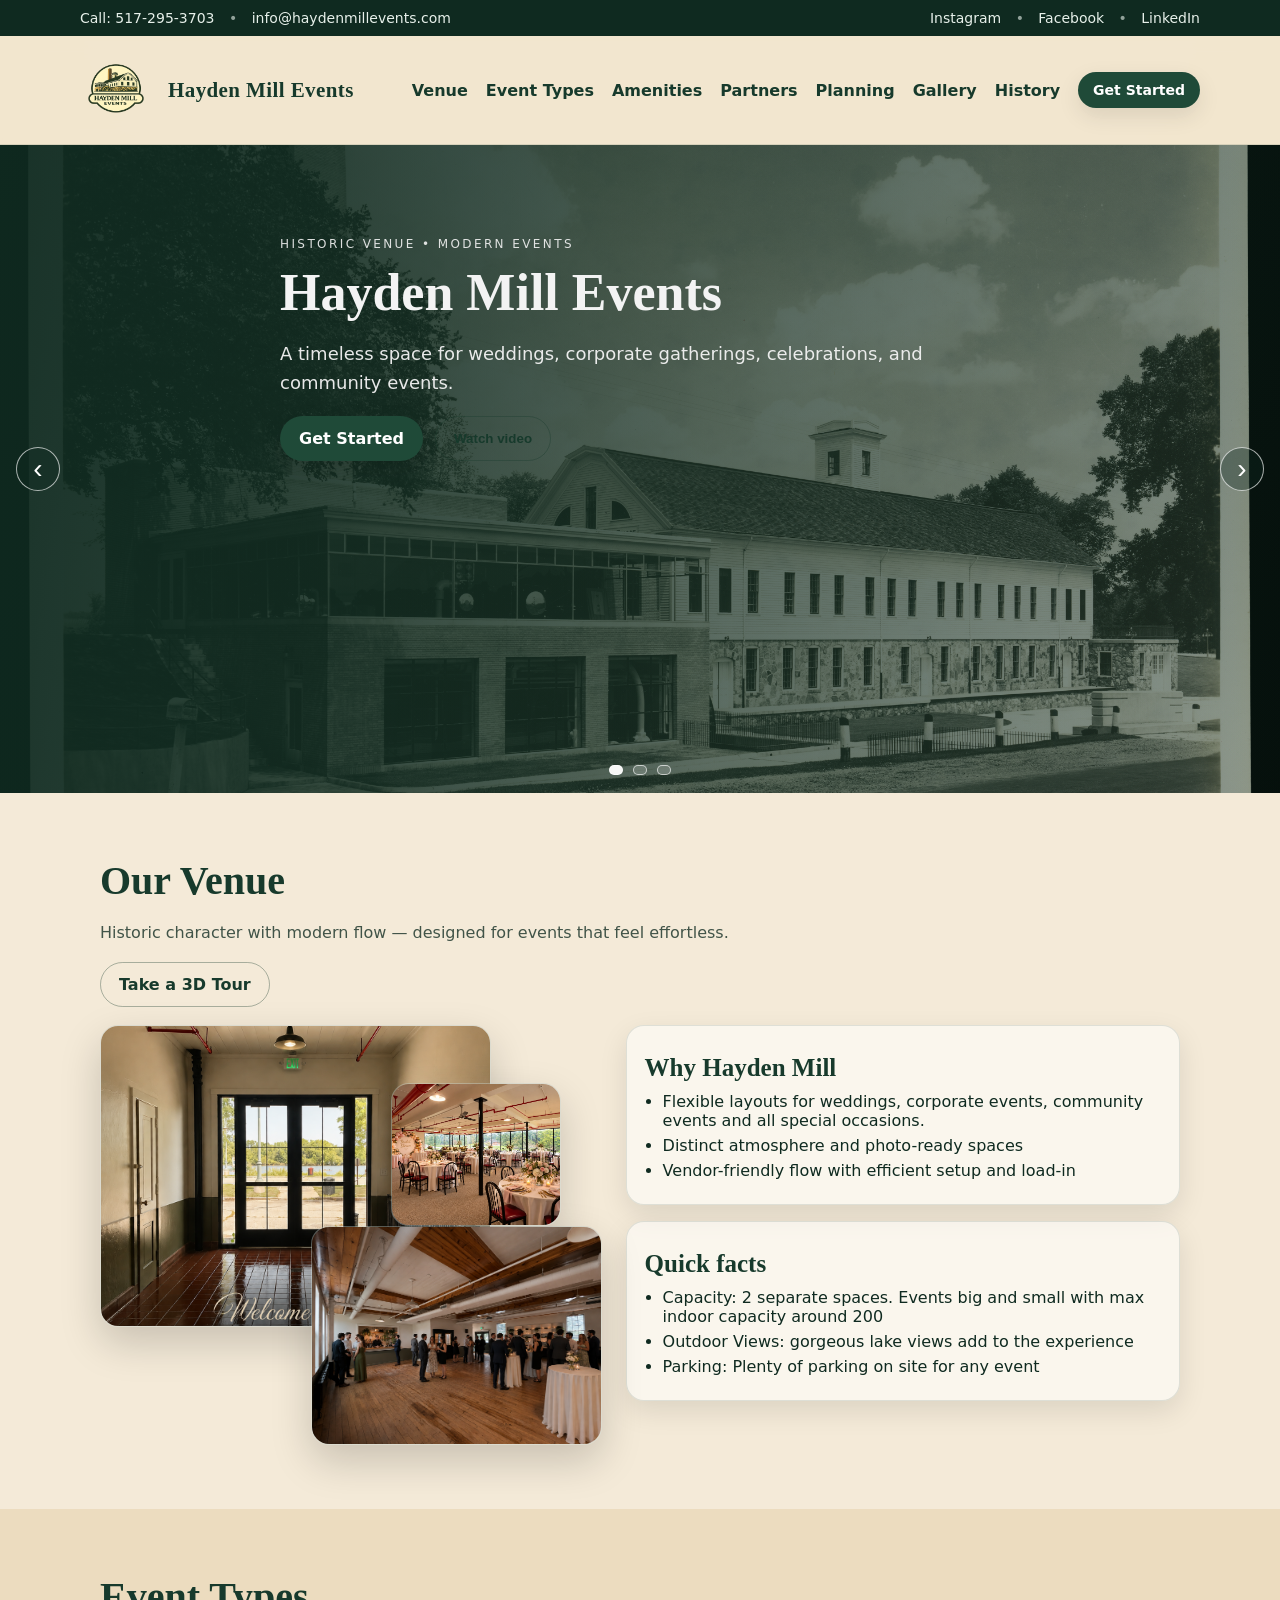
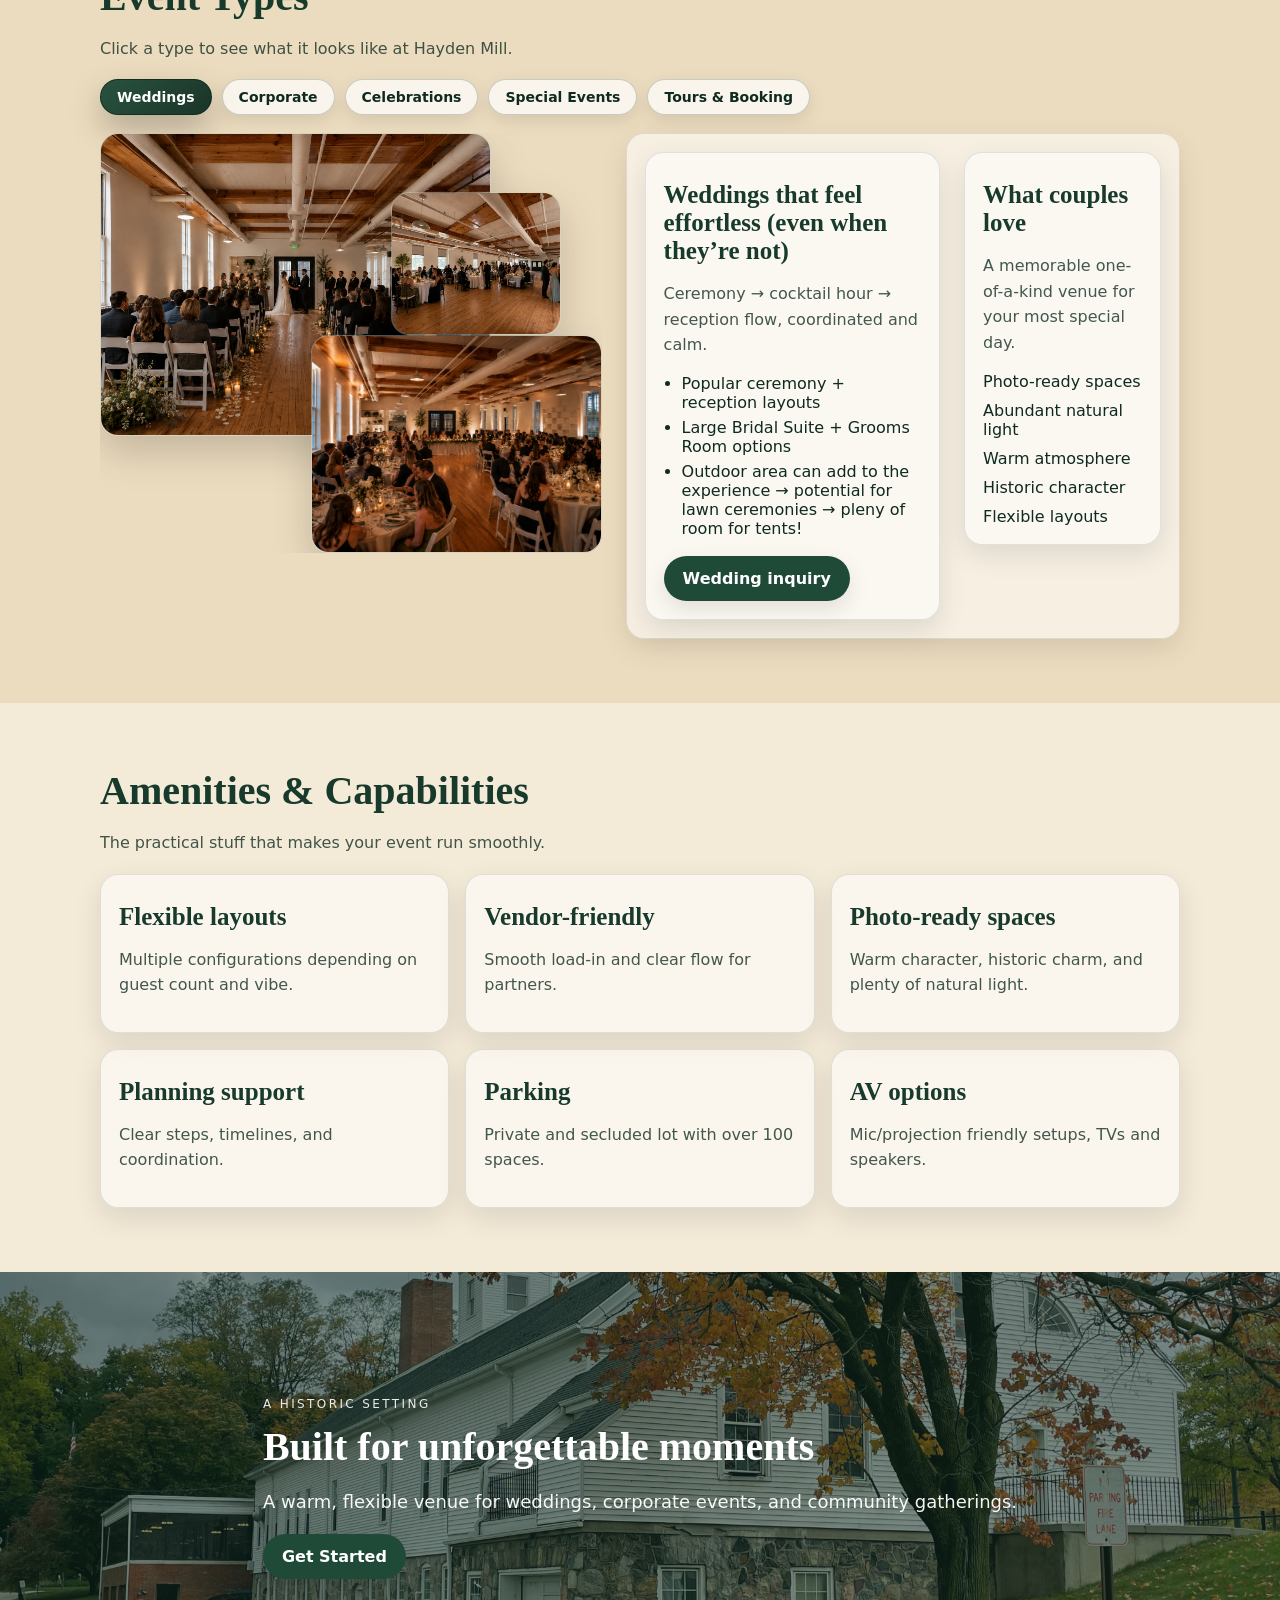
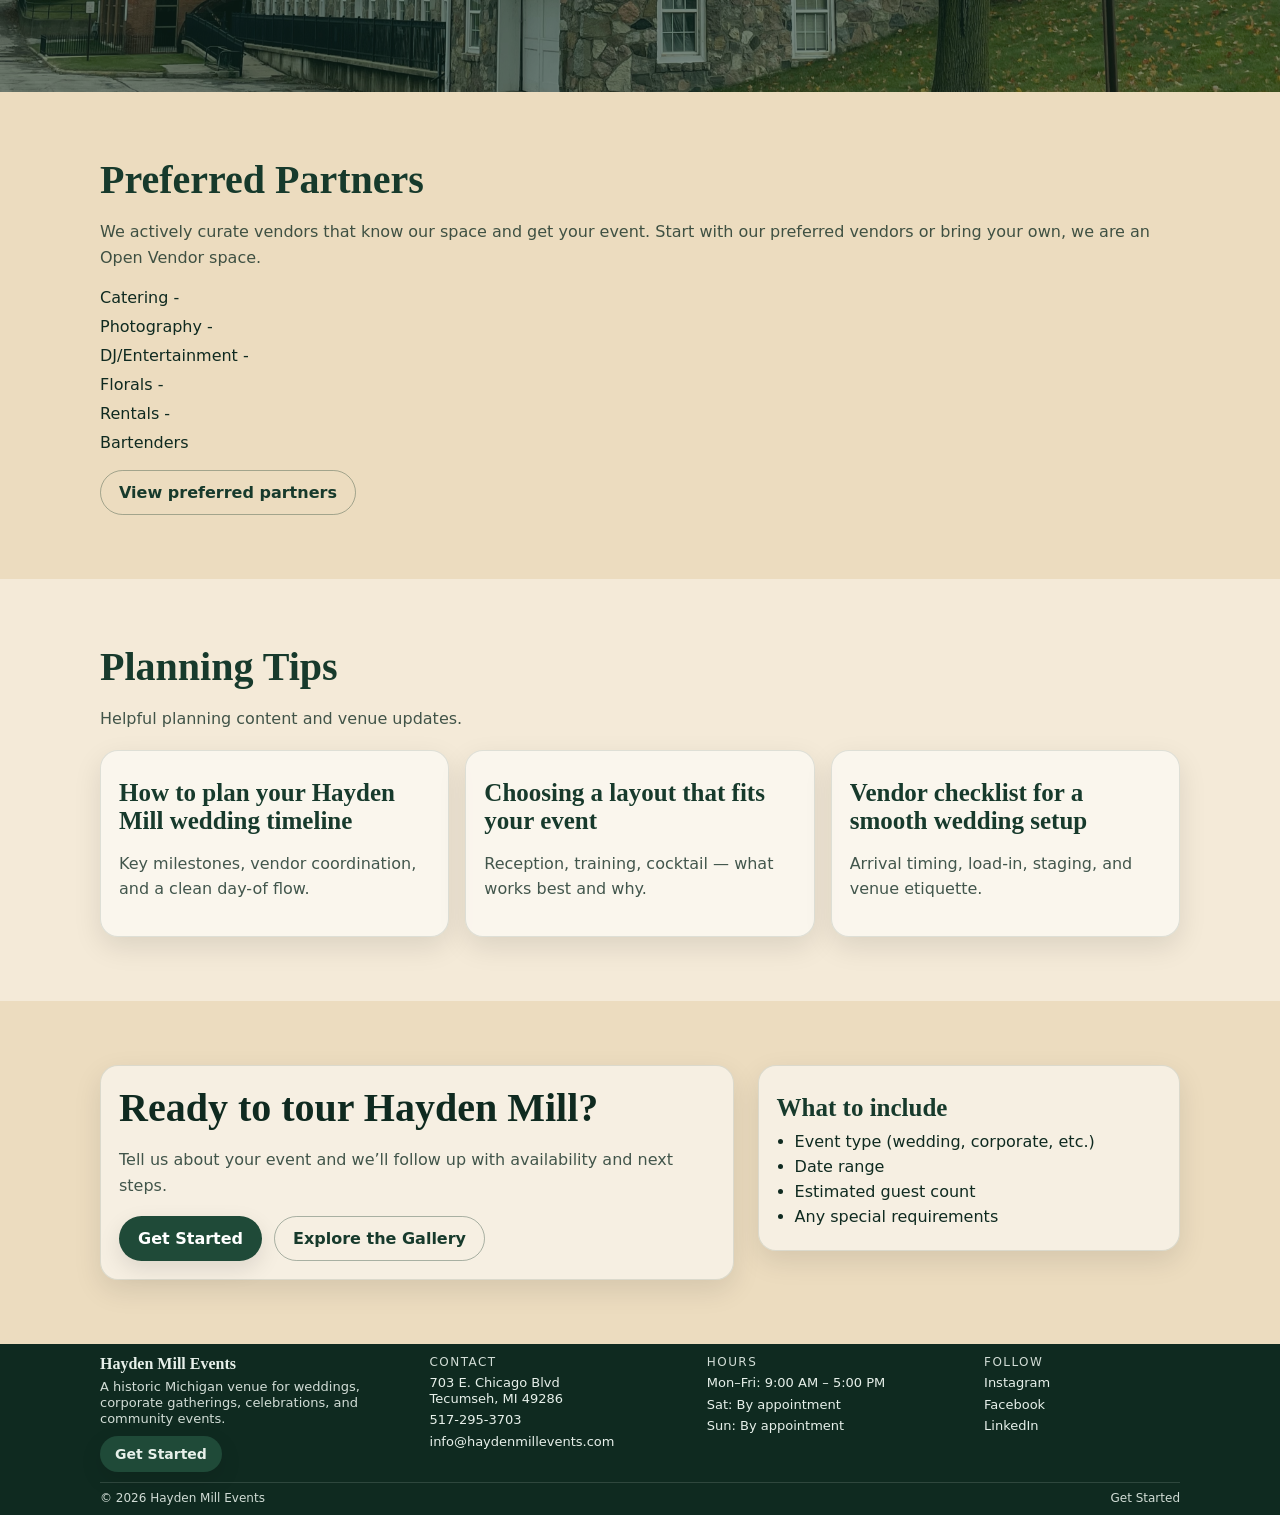
<file: index.html>
<!doctype html>
<html lang="en">
<head>
  <!-- =========================================================
       Hayden Mill Events — Document Head
       - Metadata, title, SEO description
       - Main stylesheet include
       ========================================================= -->
  <meta charset="utf-8" />
  <meta name="viewport" content="width=device-width, initial-scale=1" />
  <title>Hayden Mill Events</title>
  <meta name="description" content="Hayden Mill Events — a historic venue for weddings, corporate events, celebrations, and more." />
  <link rel="stylesheet" href="css/styles.css" />
</head>
  
<body>
  <!-- =========================================================
       Top Contact Ribbon
       - Phone + email (left)
       - Social links (right)
       ========================================================= -->
  <div class="topbar">
    <div class="wrap topbar__inner">
      <div class="topbar__left">
        <a href="tel:+15172953703">Call: 517-295-3703</a>
        <span class="dot">•</span>
        <a href="mailto:info@haydenmillevents.com">info@haydenmillevents.com</a>
      </div>

      <div class="topbar__right">
        <a href="https://www.instagram.com/haydenmillevents/"
           aria-label="Instagram"
           target="_blank"
           rel="noopener">Instagram</a>
        <span class="dot">•</span>
        <a href="https://www.facebook.com/haydenmillevents"
           aria-label="Facebook"
           target="_blank"
           rel="noopener">Facebook</a>
        <span class="dot">•</span>
        <a href="https://www.linkedin.com/company/hayden-mill-events"
           aria-label="LinkedIn"
           target="_blank"
           rel="noopener">LinkedIn</a>       
      </div>
    </div>
  </div>

  <!-- =========================================================
       Header / Nav
       - Logo + brand name
       - Primary navigation
       - Mobile menu button (requires JS if you use it)
       ========================================================= -->
  <header class="header">
    <div class="wrap header__inner">
      <a class="brand" href="index.html" aria-label="Hayden Mill Events home">
        <img
          class="brand__logo"
          src="assets/img/logo.png"
          alt="Hayden Mill Events logo"
          decoding="async"
        />
        <span class="brand__name">Hayden Mill Events</span>
      </a>

      <nav class="nav" aria-label="Primary">
        <a href="#venue">Venue</a>
        <a href="#event-types">Event Types</a>
        <a href="#amenities">Amenities</a>
        <a href="#vendors">Partners</a>
        <a href="#articles">Planning</a>

        <!-- These now match normal ribbon links, but go to separate pages -->
        <a href="gallery.html">Gallery</a>
        <a href="history.html">History</a>

        <!-- Keep Get Started as the primary CTA -->
        <a class="btn btn--sm" href="get-started.html">Get Started</a>
      </nav>

      <button class="navToggle" aria-label="Open menu" aria-expanded="false">Menu</button>
    </div>
  </header>

  <!-- =========================================================
       HERO CAROUSEL
       - Gradient slides (no image assets required yet)
       - If you want slide motion, it requires JS elsewhere
       ========================================================= -->
  <section class="hero" aria-label="Featured highlights">
    <div class="hero__slider" data-slider>
      <div class="hero__track" data-track>
        <!-- Slide 1 -->
        <div class="slide" style="background-image: linear-gradient(120deg, rgba(15,42,32,.80), rgba(15,42,32,.35)),
          url('assets/img/hero-1.jpg');">
          <div class="wrap slide__content">
            <p class="kicker">Historic venue • Modern events</p>
            <h1>Hayden Mill Events</h1>
            <p class="lead">A timeless space for weddings, corporate gatherings, celebrations, and community events.</p>
            <div class="actions">
              <a class="btn" href="get-started.html">Get Started</a>
              <button class="btn btn--ghost" type="button" data-video="https://www.youtube.com/watch?v=VIDEO_ID">Watch video</button>
            </div>
          </div>
        </div>

        <!-- Slide 2 -->
        <div class="slide" style="background-image: linear-gradient(120deg, rgba(31,74,56,.80), rgba(15,42,32,.35)),
          url('assets/img/hero-2.jpg');">
          <div class="wrap slide__content">
            <p class="kicker">Weddings</p>
            <h2>Elegant. Warm. Unforgettable.</h2>
            <p class="lead">Ceremony, cocktail hour, and reception layouts that fit your style.</p>
            <div class="actions">
              <a class="btn" href="get-started.html">Check Availability</a>
              <!-- could use this button for something later maybe <a class="btn btn--ghost" href="get-started.html">Check availability</a> -->
            </div>
          </div>
        </div>

        <!-- Slide 3 -->
        <div class="slide" style="background-image: linear-gradient(120deg, rgba(23,58,44,.80), rgba(15,42,32,.35)),
          url('assets/img/hero-3.jpg');">
          <div class="wrap slide__content">
            <p class="kicker">Corporate + Community</p>
            <h2>Meetings, trainings, launches</h2>
            <p class="lead">Bring your people together in a space that feels premium—without feeling stuffy.</p>
            <div class="actions">
              <a class="btn" href="#event-types">Explore event types</a>
              <a class="btn" href="get-started.html">Get a quote</a>
            </div>
          </div>
        </div>
      </div>

      <!-- Carousel controls (require JS if you want them to move slides) -->
      <button class="sliderBtn prev" aria-label="Previous slide" type="button" data-prev>‹</button>
      <button class="sliderBtn next" aria-label="Next slide" type="button" data-next>›</button>
      <div class="dots" aria-label="Carousel dots" data-dots></div>
    </div>
  </section>

  <!-- =========================================================
       VENUE OVERVIEW
       - Left: overlapped images
       - Right: two text cards
       ========================================================= -->
  <section class="section section--alt" id="venue">
    <div class="wrap">
      <div class="sectionHead">
        <h2>Our Venue</h2>
        <p class="muted">Historic character with modern flow — designed for events that feel effortless.</p>
        <div class="actions" style="margin-top:16px;">
        <a class="btn btn--ghost" href="https://my.matterport.com/show/?m=tQKZBCvbtoy" target="_blank" rel="noopener">
          Take a 3D Tour
        </a>
       </div>
        
      </div>

      <div class="grid2 venueGrid">
        <!-- Left: overlapped images -->
        <div class="venueMedia" aria-label="Hayden Mill venue photos">
          <img class="venueImg venueImg--a" src="assets/img/venue-1.jpg" alt="Venue photo 1" loading="lazy" decoding="async" />
          <img class="venueImg venueImg--b" src="assets/img/venue-2.jpg" alt="Venue photo 2" loading="lazy" decoding="async" />
          <img class="venueImg venueImg--c" src="assets/img/event-celebrations-5.jpg" alt="Venue photo 3" loading="lazy" decoding="async" />
        </div>

        <!-- Right: text cards -->
        <div class="venueText">
          <div class="card">
            <h3>Why Hayden Mill</h3>
            <ul class="list">
              <li>Flexible layouts for weddings, corporate events, community events and all special occasions.</li>
              <li>Distinct atmosphere and photo-ready spaces</li>
              <li>Vendor-friendly flow with efficient setup and load-in</li>
            </ul>
          </div>

          <div class="card">
            <h3>Quick facts</h3>
            <ul class="list">
              <li>Capacity: 2 separate spaces. Events big and small with max indoor capacity around 200</li>
              <li>Outdoor Views: gorgeous lake views add to the experience</li>
              <li>Parking: Plenty of parking on site for any event</li>
            </ul>
          </div>
        </div>
      </div>
    </div>
  </section>

  <!-- =========================================================
       EVENT TYPES
       - Tab buttons on top
       - Left: image sets (mediaSet)
       - Right: content panes (featurePane)
       NOTE: Tab switching requires JS elsewhere.
       ========================================================= -->
  <section class="section" id="event-types">
    <div class="wrap">
      <div class="sectionHead">
        <h2>Event Types</h2>
        <p class="muted">Click a type to see what it looks like at Hayden Mill.</p>
      </div>

      <div class="eventTypesNav" role="tablist" aria-label="Event types">
        <button class="featureBtn eventTab is-active" type="button" role="tab" aria-selected="true" data-feature="weddings">
          Weddings
        </button>
        <button class="featureBtn eventTab" type="button" role="tab" aria-selected="false" data-feature="corporate">
          Corporate
        </button>
        <button class="featureBtn eventTab" type="button" role="tab" aria-selected="false" data-feature="celebrations">
          Celebrations
        </button>
        <button class="featureBtn eventTab" type="button" role="tab" aria-selected="false" data-feature="special">
          Special Events
        </button>
        <button class="featureBtn eventTab" type="button" role="tab" aria-selected="false" data-feature="tours">
          Tours &amp; Booking
        </button>
      </div>

      <div class="grid2 eventTypesGrid">
        <div class="eventTypesMedia" aria-label="Event type photos">
          <div class="mediaSet is-active" data-media="weddings">
            <img class="eventImg eventImg--a" src="assets/img/event-weddings-1.jpg" alt="Weddings photo 1" loading="lazy" decoding="async" />
            <img class="eventImg eventImg--b" src="assets/img/event-weddings-2.jpg" alt="Weddings photo 2" loading="lazy" decoding="async" />
            <img class="eventImg eventImg--c" src="assets/img/event-weddings-3.jpg" alt="Weddings photo 3" loading="lazy" decoding="async" />
          </div>

          <div class="mediaSet" data-media="corporate">
            <img class="eventImg eventImg--a" src="assets/img/event-corporate-1.jpg" alt="Corporate photo 1" loading="lazy" decoding="async" />
            <img class="eventImg eventImg--b" src="assets/img/event-corporate-2.jpg" alt="Corporate photo 2" loading="lazy" decoding="async" />
            <img class="eventImg eventImg--c" src="assets/img/event-corporate-4.jpg" alt="Corporate photo 3" loading="lazy" decoding="async" />
          </div>

          <div class="mediaSet" data-media="celebrations">
            <img class="eventImg eventImg--a" src="assets/img/event-celebrations-1.jpg" alt="Celebrations photo 1" loading="lazy" decoding="async" />
            <img class="eventImg eventImg--b" src="assets/img/event-celebrations-2.jpg" alt="Celebrations photo 2" loading="lazy" decoding="async" />
            <img class="eventImg eventImg--c" src="assets/img/event-celebrations-3.jpg" alt="Celebrations photo 3" loading="lazy" decoding="async" />
          </div>

          <div class="mediaSet" data-media="special">
            <img class="eventImg eventImg--a" src="assets/img/event-special-1.jpg" alt="Special photo 1" loading="lazy" decoding="async" />
            <img class="eventImg eventImg--b" src="assets/img/event-special-4.jpg" alt="Special photo 2" loading="lazy" decoding="async" />
            <img class="eventImg eventImg--c" src="assets/img/event-special-3.jpg" alt="Special photo 3" loading="lazy" decoding="async" />
          </div>

          <div class="mediaSet" data-media="tours">
            <img class="eventImg eventImg--a" src="assets/img/event-tours-1.jpg" alt="Tours photo 1" loading="lazy" decoding="async" />
            <img class="eventImg eventImg--b" src="assets/img/event-tours-2.jpg" alt="Tours photo 2" loading="lazy" decoding="async" />
            <img class="eventImg eventImg--c" src="assets/img/event-tours-3.jpg" alt="Tours photo 3" loading="lazy" decoding="async" />
          </div>
        </div>

        <div class="feature__panel">
          <div class="featurePane is-active" data-pane="weddings" role="tabpanel">
            <div class="grid2">
              <div class="card">
                <h3>Weddings that feel effortless (even when they’re not)</h3>
                <p class="muted">Ceremony → cocktail hour → reception flow, coordinated and calm.</p>
                <ul class="list">
                  <li>Popular ceremony + reception layouts</li>
                  <li>Large Bridal Suite + Grooms Room options</li>
                  <li>Outdoor area can add to the experience → potential for lawn ceremonies → pleny of room for tents!</li>
                </ul>
                <div class="actions">
                  <a class="btn" href="get-started.html">Wedding inquiry</a>
                  <!-- add this button later if we want <a class="btn btn--ghost" href="#setups">See layouts</a> -->
                </div>
              </div>

              <div class="card">
                <h3>What couples love</h3>
                <p class="muted">A memorable one-of-a-kind venue for your most special day.</p>
                <div class="logoRow">
                  <span class="logoPill">Photo-ready spaces</span>
                  <span class="logoPill">Abundant natural light</span>
                  <span class="logoPill">Warm atmosphere</span>
                  <span class="logoPill">Historic character</span>
                  <span class="logoPill">Flexible layouts</span>
                </div>
              </div>
            </div>
          </div>

          <div class="featurePane" data-pane="corporate" role="tabpanel">
            <div class="grid2">
              <div class="card">
                <h3>Corporate events: clean, fast, and on-schedule</h3>
                <p class="muted">Trainings, board meetings, all-hands, launches, workshops, and networking nights.</p>
                <ul class="list">
                  <li>AV equipment</li>
                  <li>Breakout zones + room</li>
                  <li>Prep kitchen space for all catering needs</li>
                </ul>
                <div class="actions">
                  <a class="btn" href="get-started.html">Corporate inquiry</a>
                  <!-- add this button later maybe <a class="btn btn--ghost" href="#setups">See layouts</a> -->
                </div>
              </div>

              <div class="card">
                <h3>Popular formats</h3>
                <div class="logoRow">
                  <span class="logoPill">Boardroom</span>
                  <span class="logoPill">Classroom</span>
                  <span class="logoPill">Townhall</span>
                  <span class="logoPill">Many round and rectangular seating options</span>                  
                </div>
              </div>
            </div>
          </div>

          <div class="featurePane" data-pane="celebrations" role="tabpanel">
            <div class="grid2">
              <div class="card">
                <h3>Celebrations with character</h3>
                <p class="muted">Birthdays, anniversaries, showers, reunions, dances, sports banquets, celebrations of life — built to feel special.</p>
                <ul class="list">
                  <li>Flexible floor plan options</li>
                  <li>Food + drink friendly planning</li>
                  <li>Easy guest flow</li>
                </ul>
                <div class="actions">
                  <a class="btn" href="get-started.html">Celebration inquiry</a>
                  <!-- add this button later maybe <a class="btn btn--ghost" href="#setups">See layouts</a> -->
                </div>
              </div>

              <div class="card">
                <h3>Great for</h3>
                <div class="logoRow">
                  <span class="logoPill">Graduation Parties</span>
                  <span class="logoPill">Showers</span>
                  <span class="logoPill">Reunions</span>
                  <span class="logoPill">Milestones</span>
                  <span class="logoPill">Sports Banquets</span>
                  <span class="logoPill">School Dances</span>                 
                </div>
              </div>
            </div>
          </div>

          <div class="featurePane" data-pane="special" role="tabpanel">
            <div class="grid2">
              <div class="card">
                <h3>Special events that feel premium</h3>
                <p class="muted">Fundraisers, nonprofit events, seasonal gatherings, local celebrations, car shows, pop-up events</p>
                <ul class="list">
                  <li>Flexible seating + flow</li>
                  <li>Vendor coordination</li>
                  <li>Clear day-of process</li>
                </ul>
                <div class="actions">
                  <a class="btn" href="get-started.html">Special Event inquiry</a>
                  <!-- add this button later maybe <a class="btn btn--ghost" href="#setups">See layouts</a> -->
                </div>
              </div>

              <div class="card">
                <h3>Excellent for</h3>
                <div class="logoRow">
                  <span class="logoPill">Fundraising</span>
                  <span class="logoPill">Networking</span>
                  <span class="logoPill">Seasonal</span>
                  <span class="logoPill">Boutique Sales and Shows</span>
                  <span class="logoPill">Community Events</span>
                  <span class="logoPill">Car Shows</span>              
                </div>
              </div>
            </div>
          </div>

          <div class="featurePane" data-pane="tours" role="tabpanel">
            <div class="grid2">
              <div class="card">
                <h3>Tours and availability</h3>
                <p class="muted">Envision your event coming to life in this unique venue → take a tour today!</p>
                <ul class="list">
                  <li>Set up a tour</li>
                  <li>Check availability</li>
                  <li>Start planning your event</li>
                </ul>
                <div class="actions">
                  <a class="btn" href="get-started.html">Request a tour</a>
                  <a class="btn btn--ghost" href="#get-started">What to include</a>
                </div>
              </div>

              <div class="card">
                <h3>Book with confidence</h3>
                <div class="logoRow">
                  <span class="logoPill">Clear process</span>
                  <span class="logoPill">Transparent pricing</span>
                  <span class="logoPill">Professional support</span>
                </div>
              </div>
            </div>
          </div>
        </div><!-- /.feature__panel -->
      </div><!-- /.grid2.eventTypesGrid -->
    </div><!-- /.wrap -->
  </section>

  <section class="section section--alt" id="amenities">
    <div class="wrap">
      <div class="sectionHead">
        <h2>Amenities &amp; Capabilities</h2>
        <p class="muted">The practical stuff that makes your event run smoothly.</p>
      </div>

      <div class="cards">
        <div class="capCard"><h3>Flexible layouts</h3><p class="muted">Multiple configurations depending on guest count and vibe.</p></div>
        <div class="capCard"><h3>Vendor-friendly</h3><p class="muted">Smooth load-in and clear flow for partners.</p></div>
        <div class="capCard"><h3>Photo-ready spaces</h3><p class="muted">Warm character, historic charm, and plenty of natural light.</p></div>
        <div class="capCard"><h3>Planning support</h3><p class="muted">Clear steps, timelines, and coordination.</p></div>
        <div class="capCard"><h3>Parking</h3><p class="muted">Private and secluded lot with over 100 spaces.</p></div>
        <div class="capCard"><h3>AV options</h3><p class="muted">Mic/projection friendly setups, TVs and speakers.</p></div>
      </div>
    </div>
  </section>

  <section class="parallax" data-parallax>
    <div class="parallax__media" data-parallax-media style="background-image:url('assets/img/parallax-1.jpg');"></div>

    <div class="parallax__overlay">
      <div class="wrap parallax__content">
        <p class="kicker">A HISTORIC SETTING</p>
        <h2>Built for unforgettable moments</h2>
        <p class="lead">A warm, flexible venue for weddings, corporate events, and community gatherings.</p>
        <div class="actions">
          <a class="btn" href="get-started">Get Started</a>
<!-- ========================================================= Button to use in the furture 
          <a class="btn btn--ghost" href="our-venue.html">Explore the venue</a>
      ========================================================= -->
        </div>
      </div>
    </div>
  </section>

  <section class="section" id="vendors">
    <div class="wrap">
      <div class="sectionHead">
        <h2>Preferred Partners</h2>
        <p class="muted">We actively curate vendors that know our space and get your event. Start with our preferred vendors or bring your own, we are an Open Vendor space.</p>
      </div>

      <div class="logoRow">
        <span class="logoPill">Catering -</span>
        <span class="logoPill">Photography -</span>
        <span class="logoPill">DJ/Entertainment -</span>
        <span class="logoPill">Florals -</span>
        <span class="logoPill">Rentals -</span>
        <span class="logoPill">Bartenders</span>
      </div>

      <div style="margin-top:18px">
        <a class="btn btn--ghost" href="preferred-vendors-initial.html">View preferred partners</a>
      </div>
    </div>
  </section>

  <section class="section section--alt" id="articles">
    <div class="wrap">
      <div class="sectionHead">
        <h2>Planning Tips</h2>
        <p class="muted">Helpful planning content and venue updates.</p>
      </div>

      <div class="cards">
        <a class="articleCard" href="article2.html">
          <h3>How to plan your Hayden Mill wedding timeline</h3>
          <p class="muted">Key milestones, vendor coordination, and a clean day-of flow.</p>
        </a>
        <a class="articleCard" href="article1.html">
          <h3>Choosing a layout that fits your event</h3>
          <p class="muted">Reception, training, cocktail — what works best and why.</p>
        </a>
        <a class="articleCard" href="article3.html">
          <h3>Vendor checklist for a smooth wedding setup</h3>
          <p class="muted">Arrival timing, load-in, staging, and venue etiquette.</p>
        </a>
      </div>
    </div>
  </section>

  <section class="section" id="get-started">
    <div class="wrap">
      <div class="grid2">
        <div class="card">
          <h2 style="margin-top:0">Ready to tour Hayden Mill?</h2>
          <p class="muted">Tell us about your event and we’ll follow up with availability and next steps.</p>
          <div class="actions">
            <a class="btn" href="get-started.html">Get Started</a>
            <a class="btn btn--ghost" href="gallery.html">Explore the Gallery</a>
          </div>
        </div>

        <div class="card">
          <h3>What to include</h3>
          <ul class="list">
            <li>Event type (wedding, corporate, etc.)</li>
            <li>Date range</li>
            <li>Estimated guest count</li>
            <li>Any special requirements</li>
          </ul>
        </div>
      </div>
    </div>
  </section>

  <div class="modal" hidden data-modal>
    <div class="modal__backdrop" data-close></div>
    <div class="modal__panel" role="dialog" aria-modal="true" aria-label="Video">
      <button class="modal__close" aria-label="Close" data-close type="button">✕</button>
      <div class="modal__body">
        <iframe title="Video" src="" allow="autoplay; encrypted-media" allowfullscreen></iframe>
      </div>
    </div>
  </div>

  <footer class="siteFooter">
    <div class="wrap siteFooter__inner">
      <div class="siteFooter__grid">
        <div>
          <div class="siteFooter__name">Hayden Mill Events</div>
          <p class="siteFooter__tagline">
            A historic Michigan venue for weddings, corporate gatherings, celebrations, and community events.
          </p>
          <a class="btn btn--sm" href="get-started.html">Get Started</a>
        </div>

        <div>
          <div class="siteFooter__head">Contact</div>
          <ul class="siteFooter__list">
            <li>
              <a href="https://www.google.com/maps?q=15000+Edward+N+Hines+Dr+Plymouth+MI+48170" target="_blank" rel="noopener">
                703 E. Chicago Blvd<br />Tecumseh, MI 49286
              </a>
            </li>
            <li><a href="tel:+17342529747">517-295-3703</a></li>
            <li><a href="mailto:info@haydenmillevents.com">info@haydenmillevents.com</a></li>
          </ul>
        </div>

        <div>
          <div class="siteFooter__head">Hours</div>
          <ul class="siteFooter__list">
            <li>Mon–Fri: 9:00 AM – 5:00 PM</li>
            <li>Sat: By appointment</li>
            <li>Sun: By appointment</li>
          </ul>
        </div>

        <div>
          <div class="siteFooter__head">Follow</div>
          <ul class="siteFooter__list">
            <li><a href="https://www.instagram.com/haydenmillevents/" target="_blank" rel="noopener">Instagram</a></li>
            <li><a href="https://www.facebook.com/haydenmillevents" target="_blank" rel="noopener">Facebook</a></li>
            <li><a href="https://www.linkedin.com/company/hayden-mill-events" target="_blank" rel="noopener">LinkedIn</a></li>
          </ul>
        </div>
      </div>

      <div class="siteFooter__bottom">
        <div>© <span id="year"></span> Hayden Mill Events</div>
        <div class="siteFooter__smallLinks">
          <a href="get-started.html">Get Started</a>
        </div>
      </div>
    </div>
  </footer>
<script src="js/main.js" defer></script>
</body>
</html>
</file>
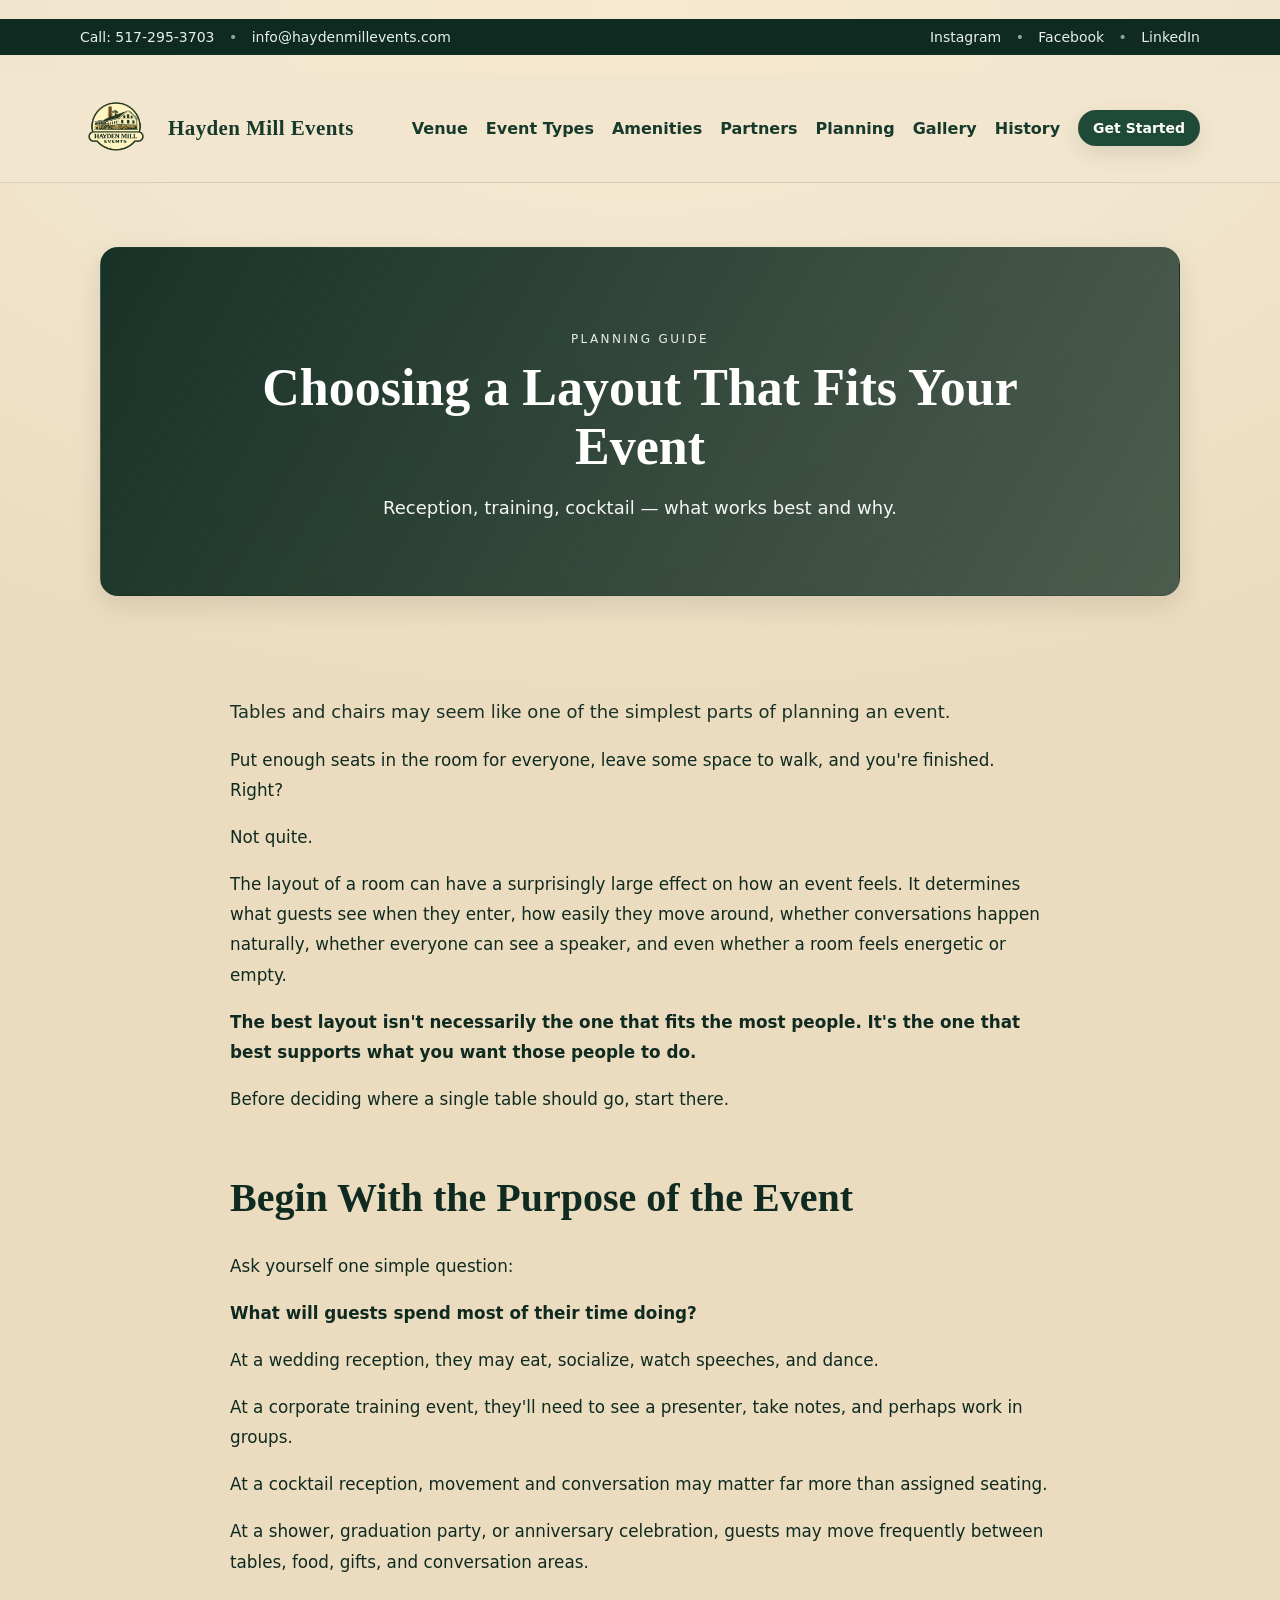
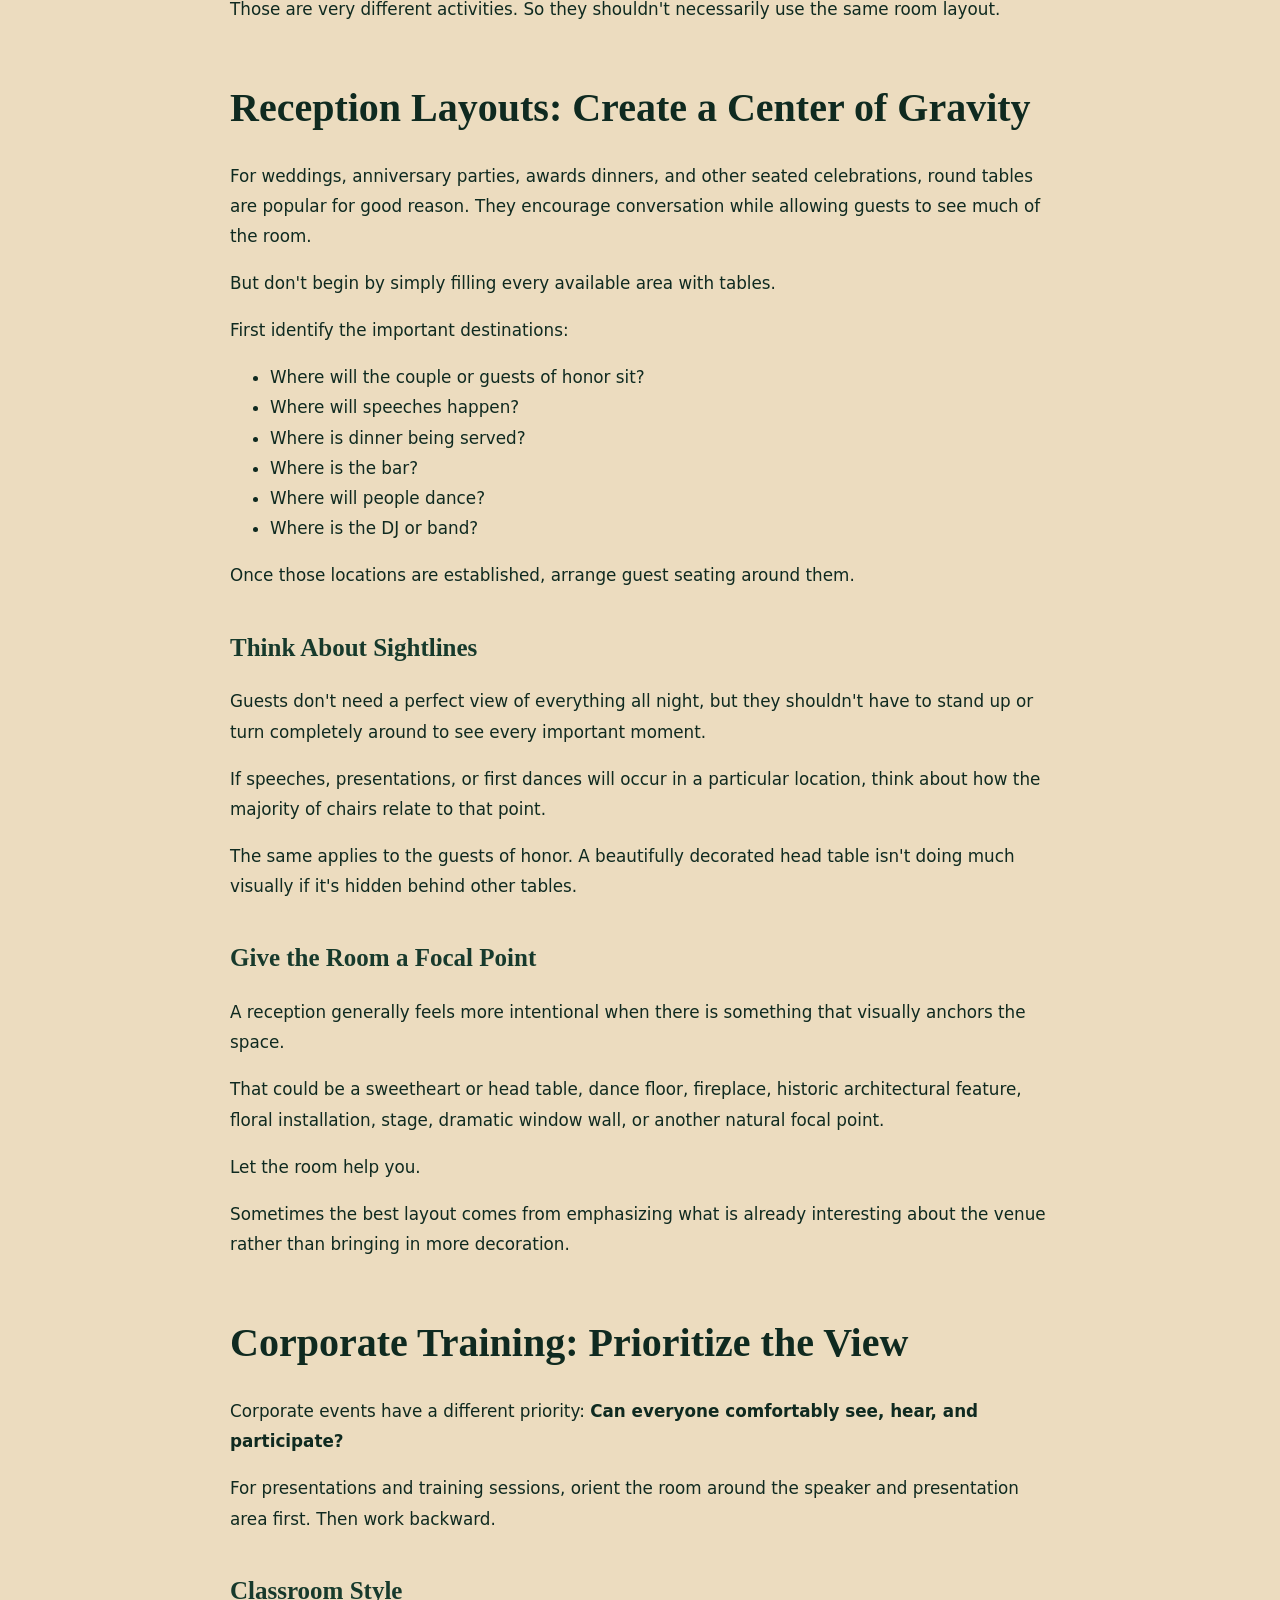
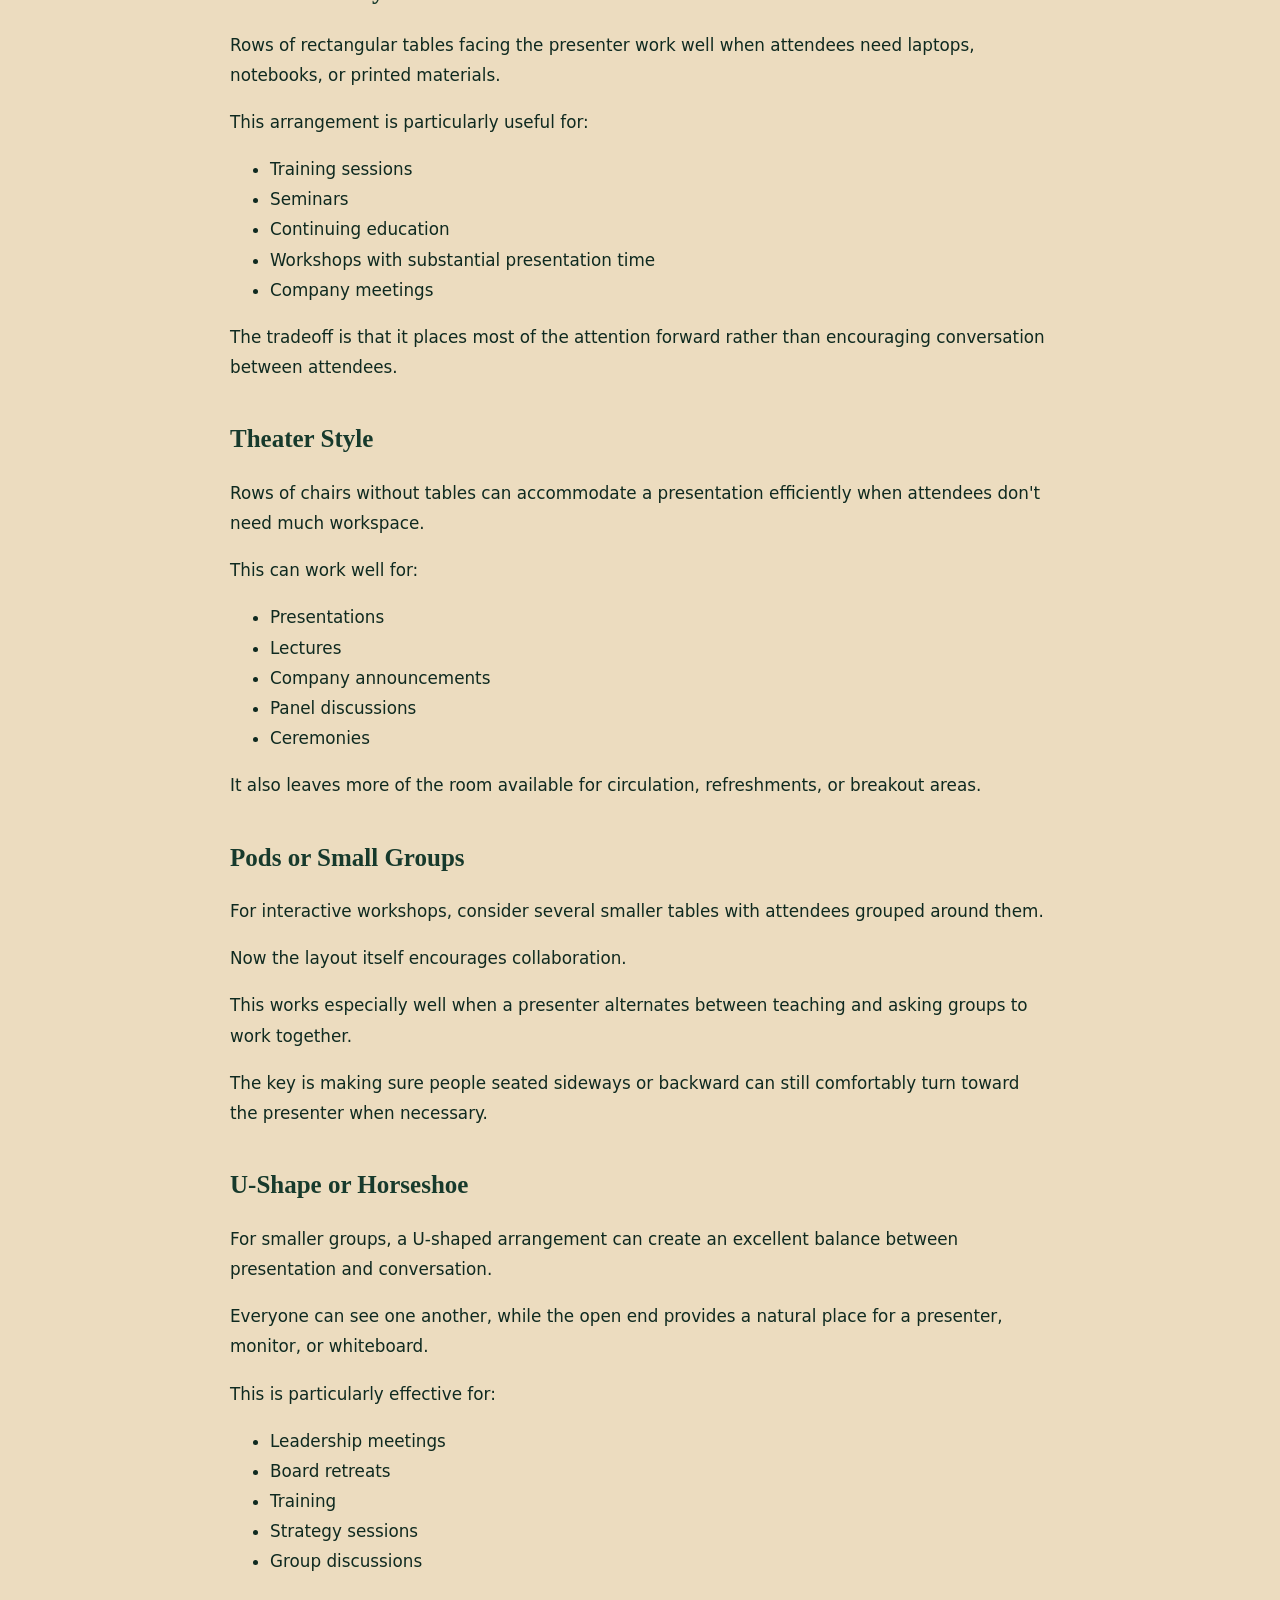
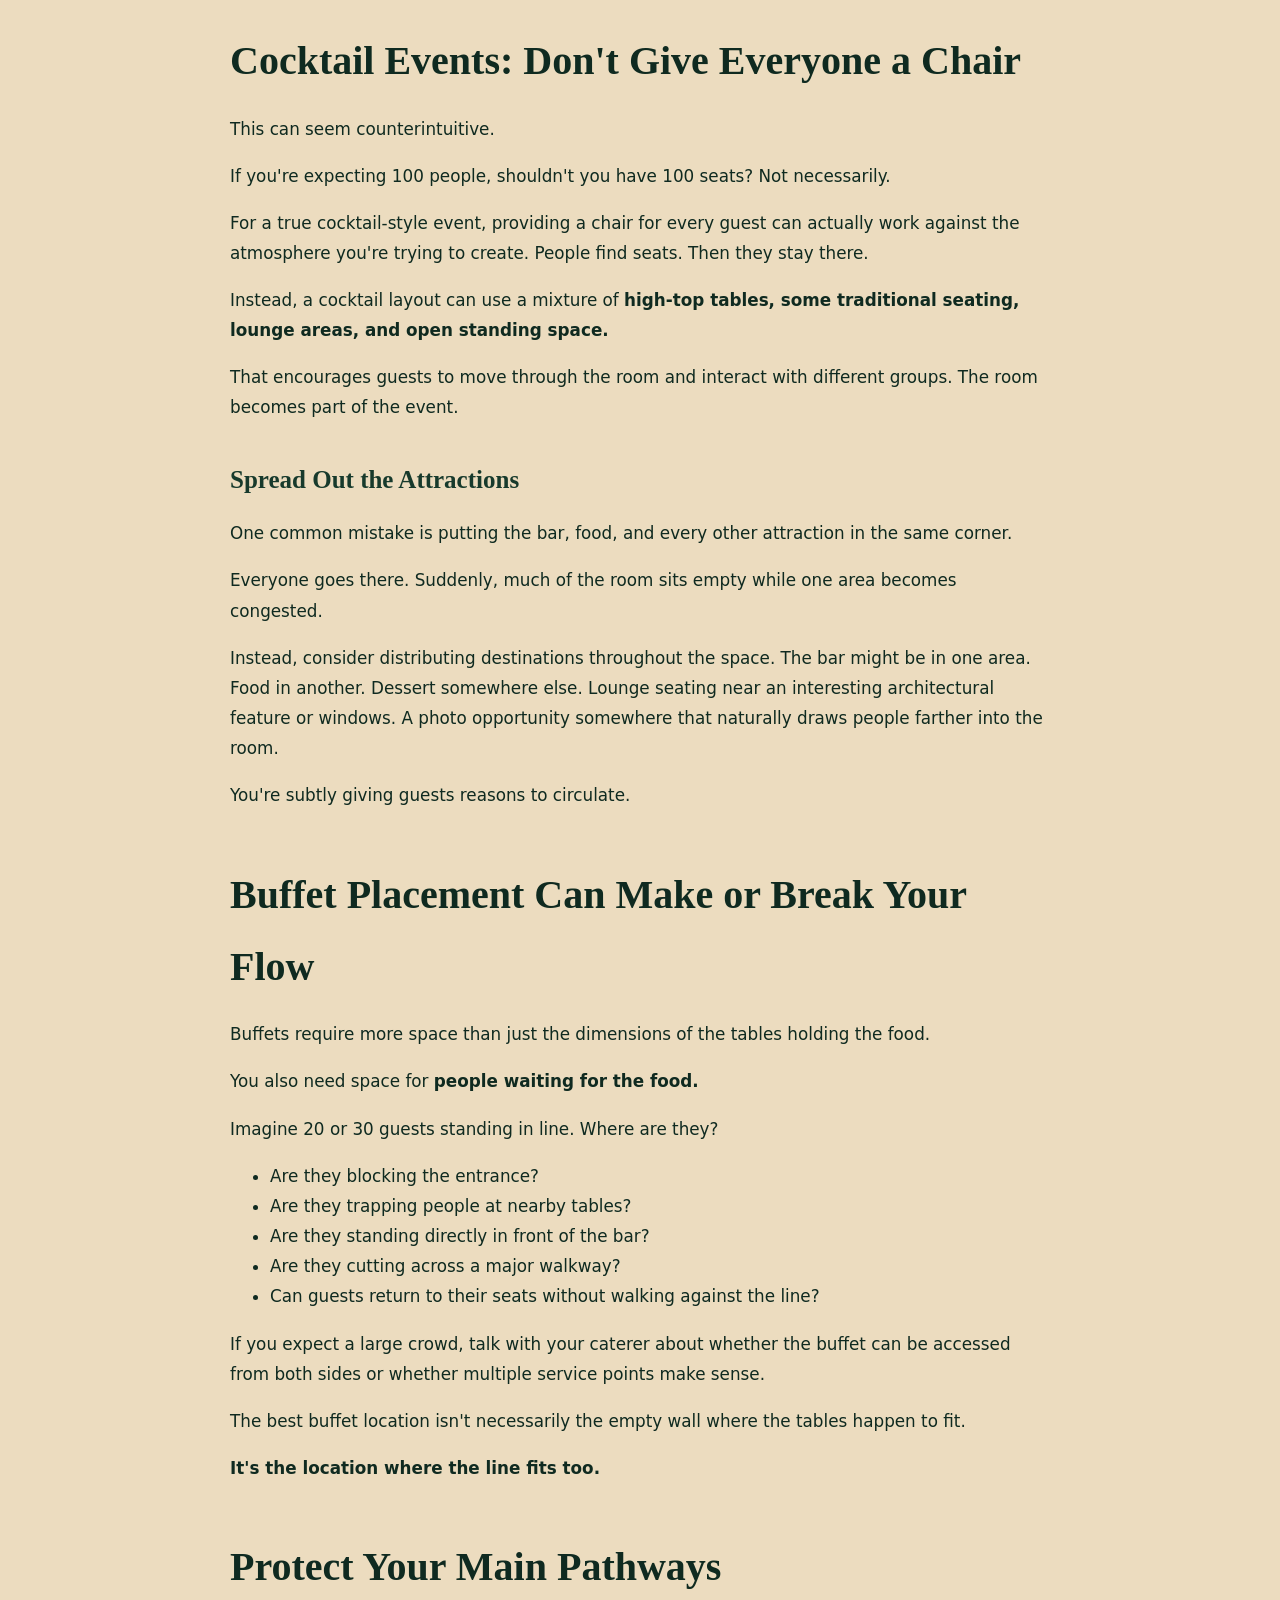
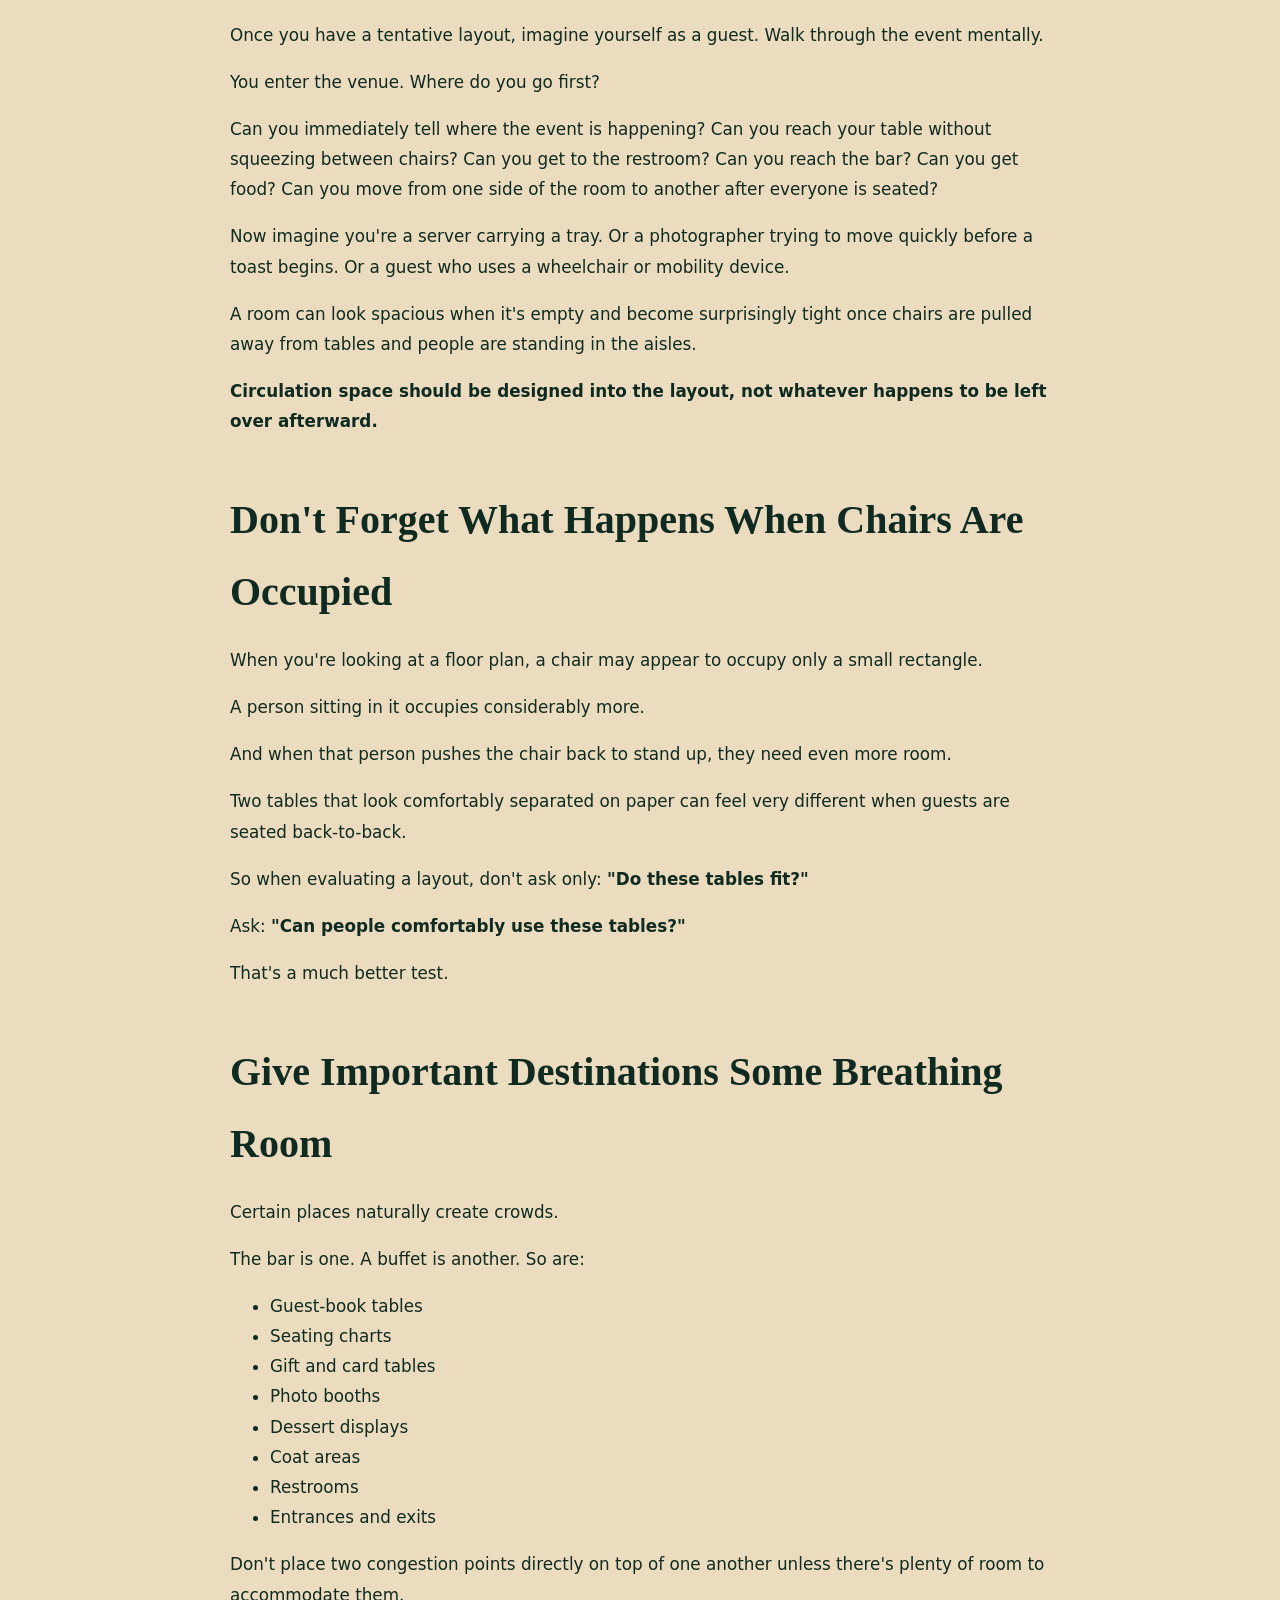
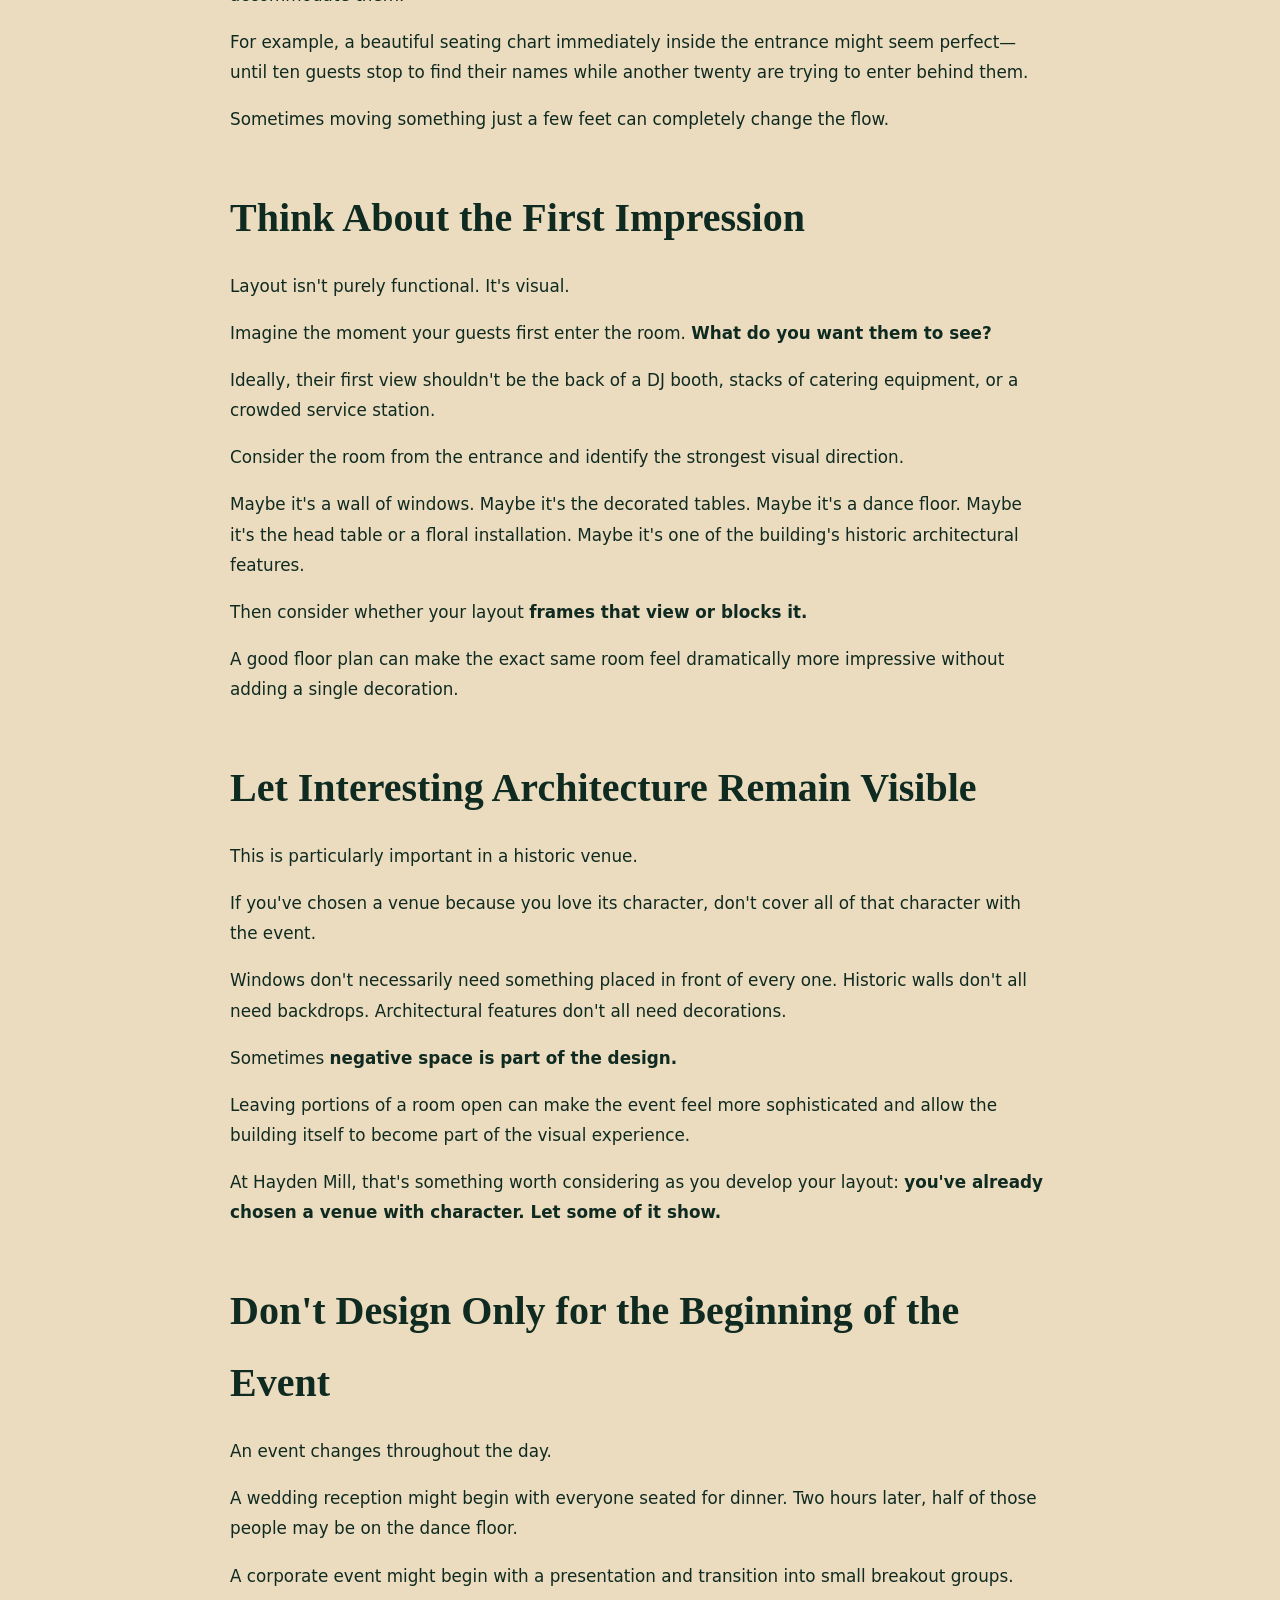
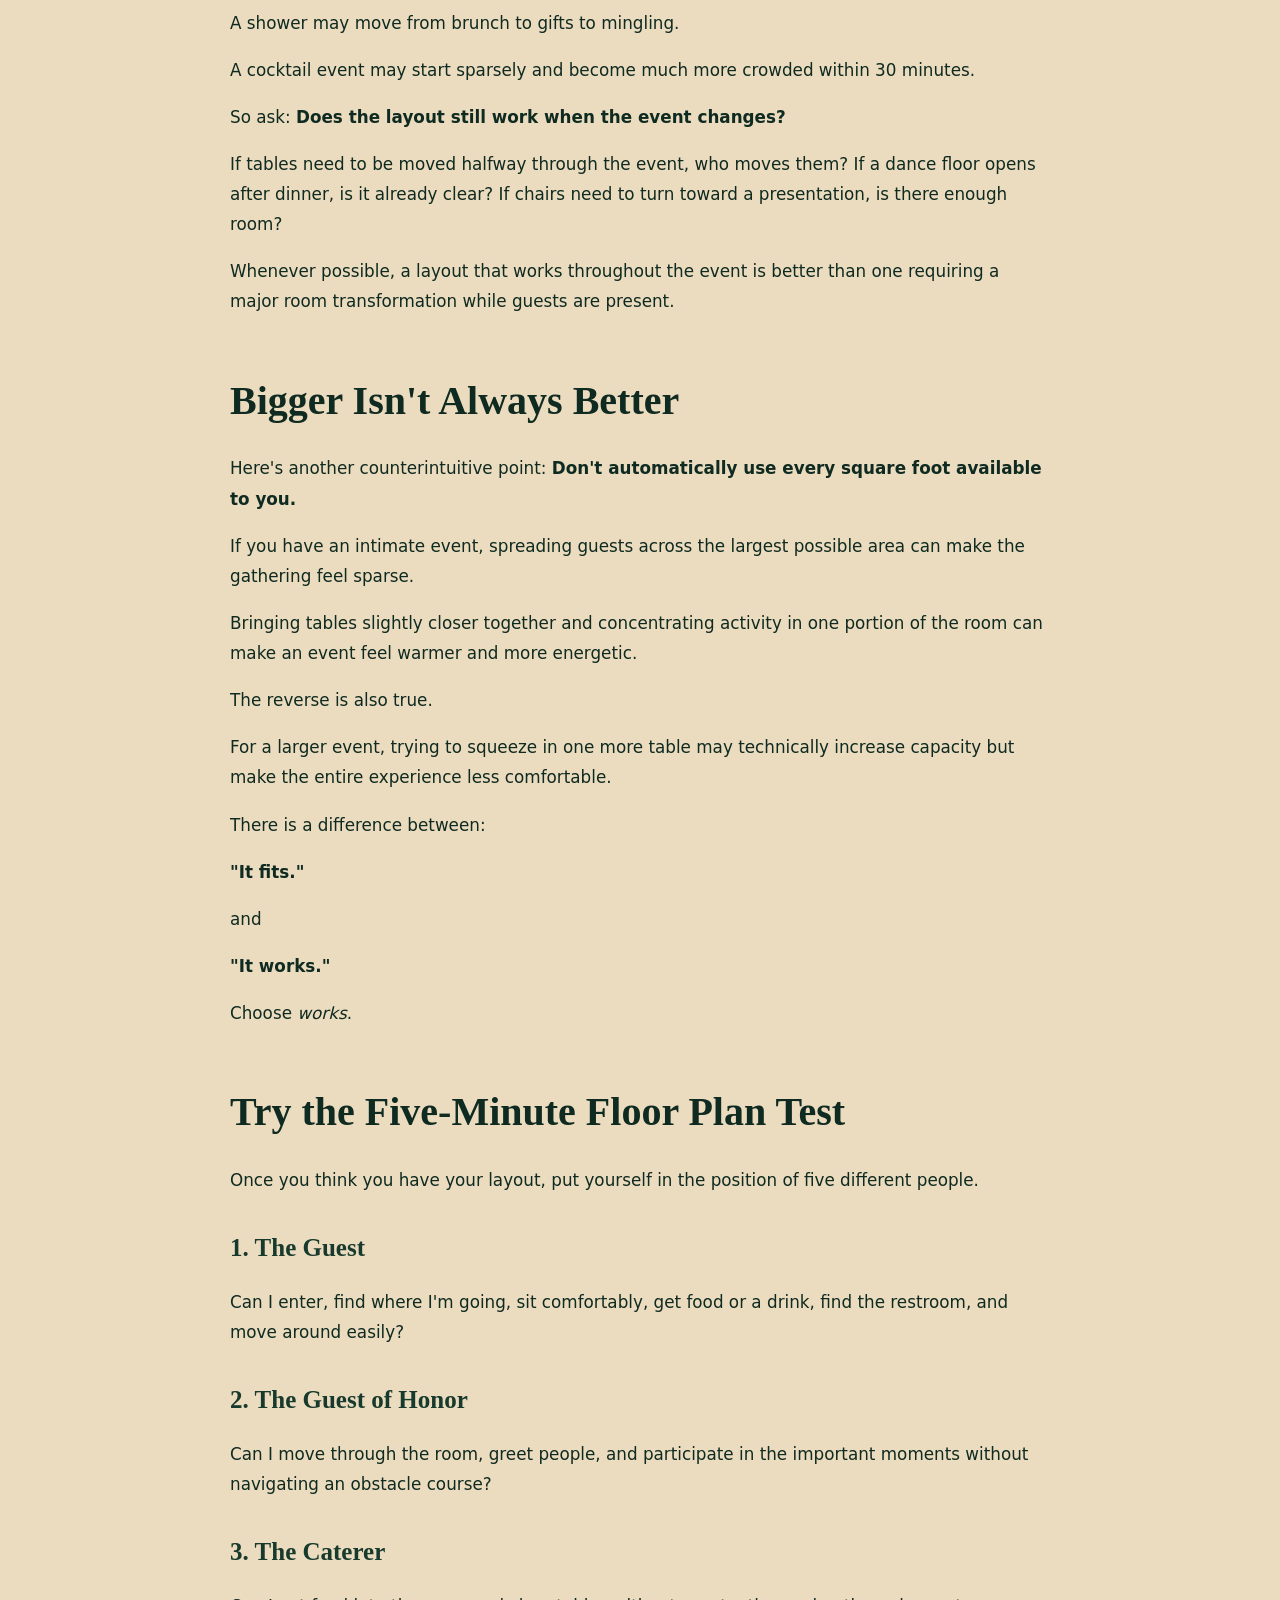
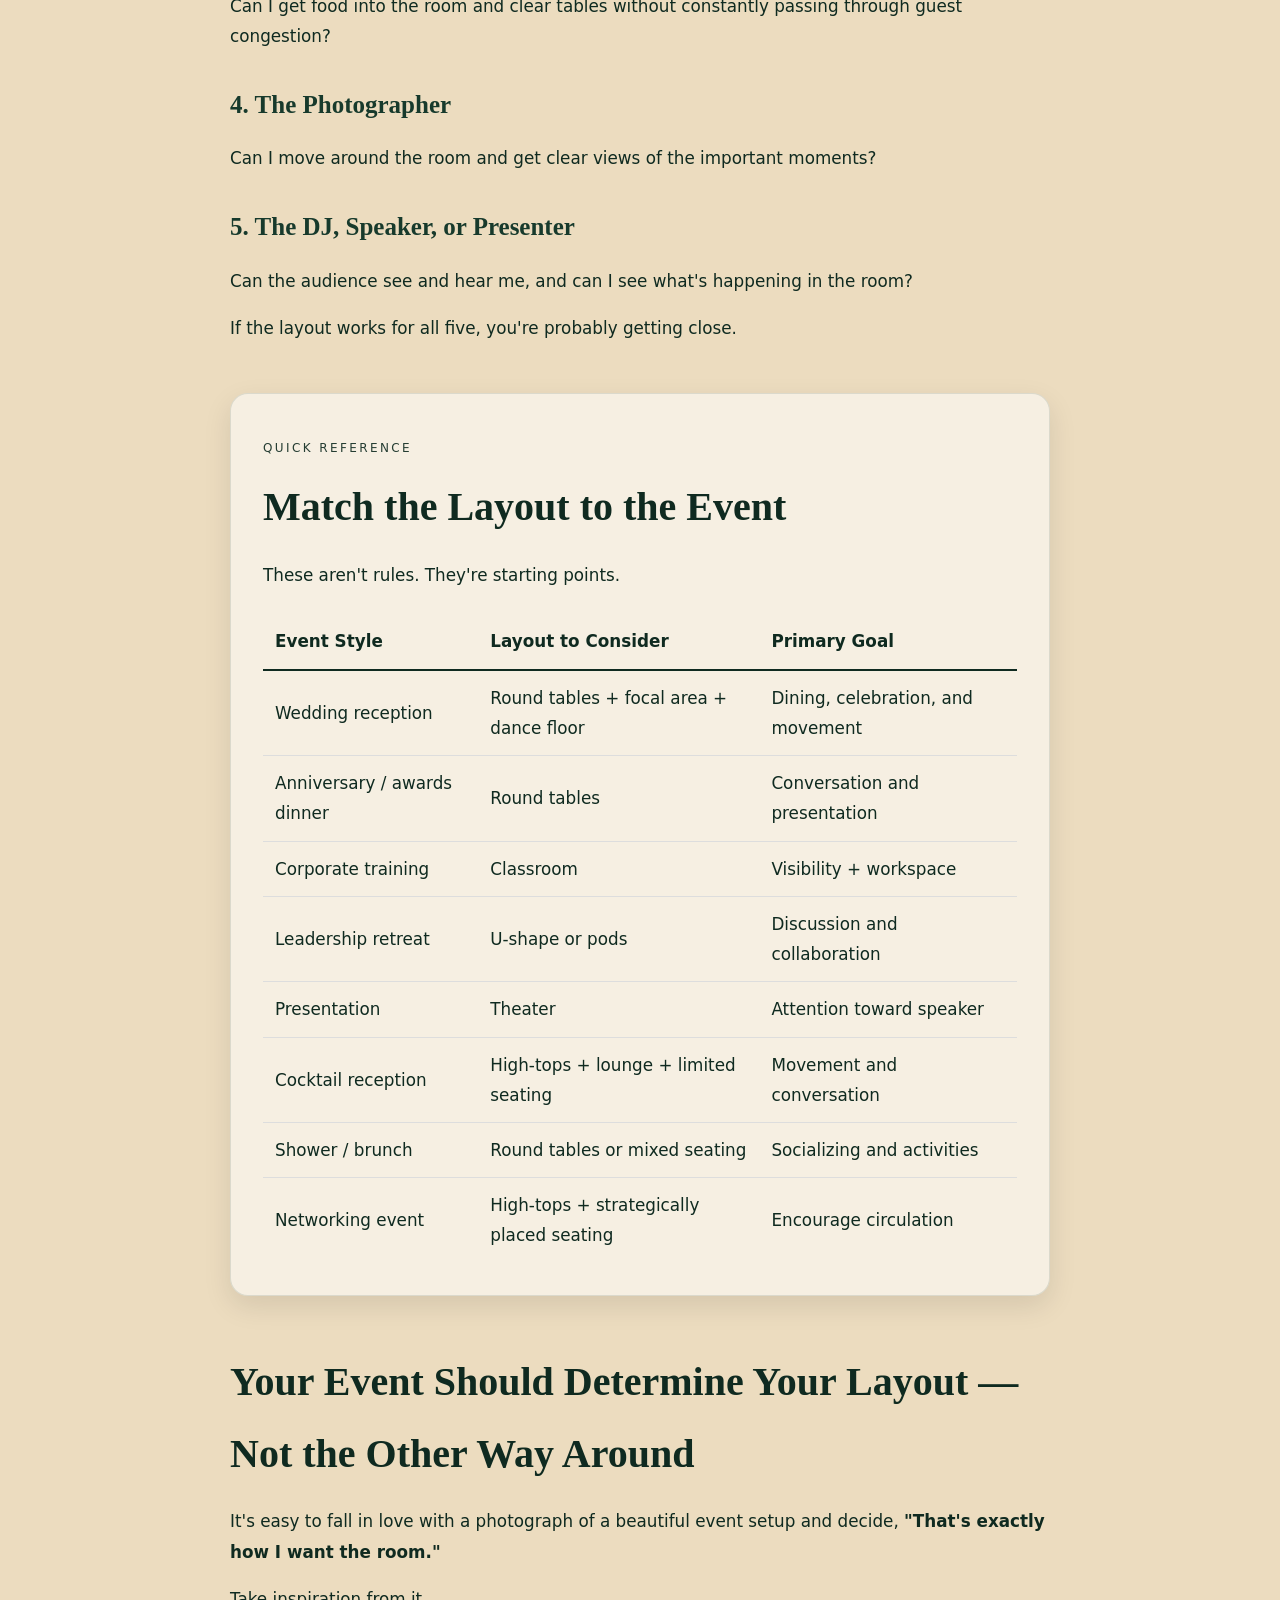
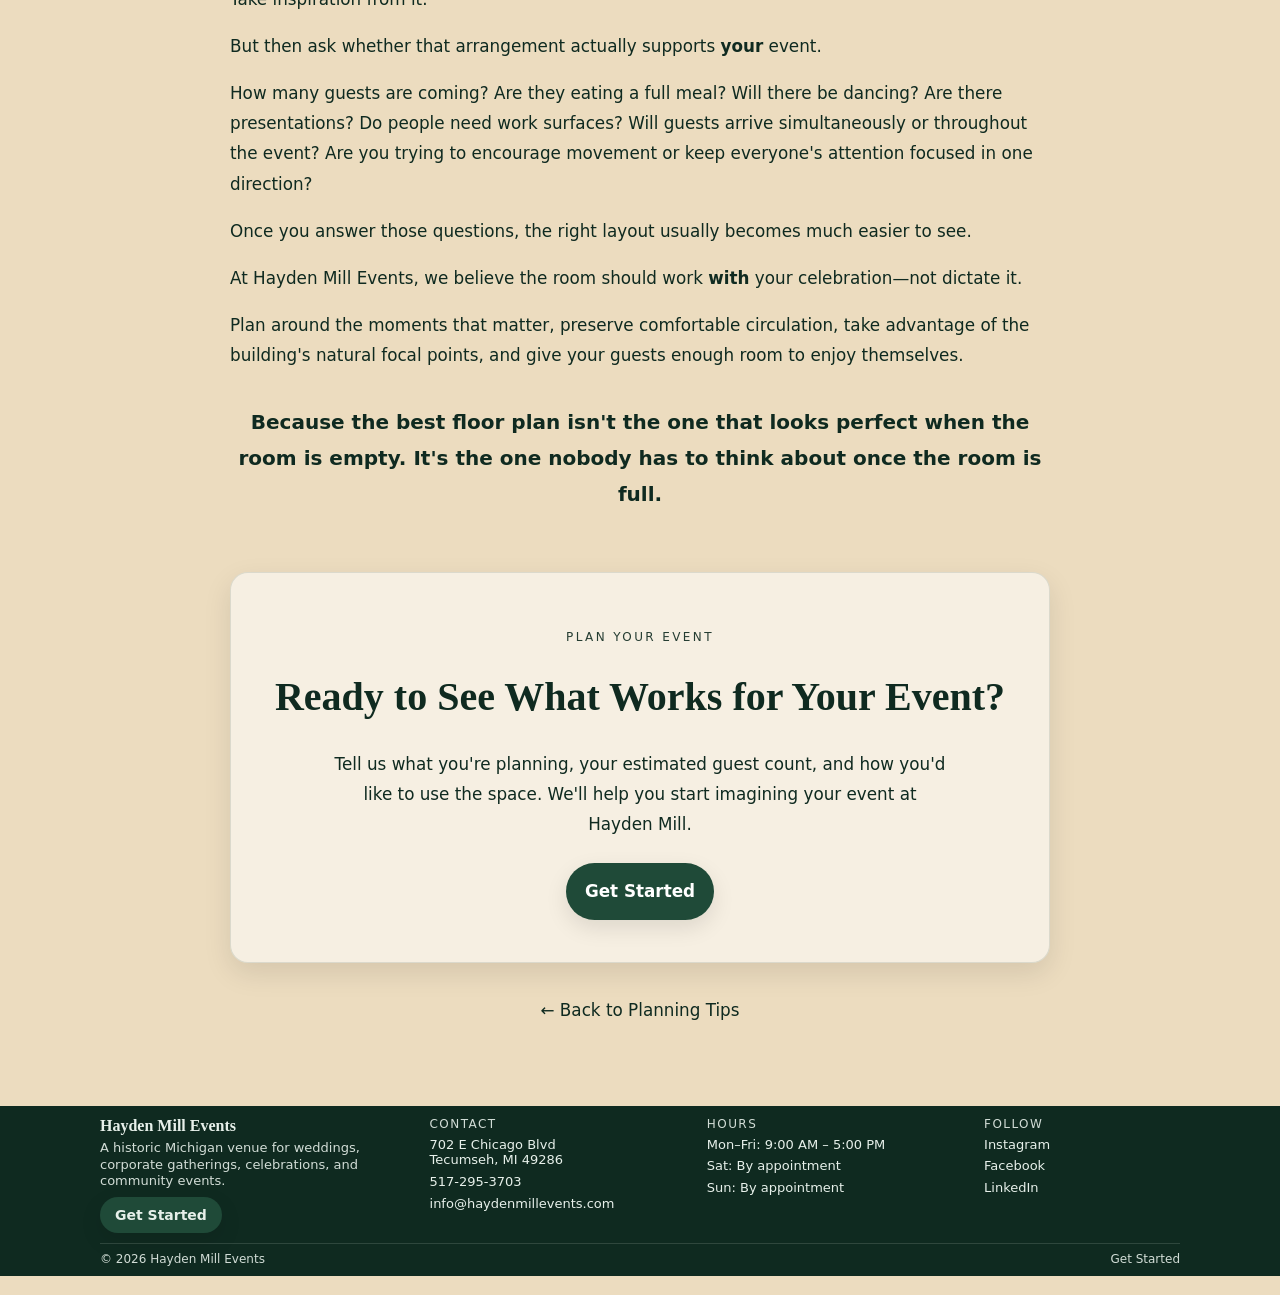
<file: article1.html>
<!doctype html>
<html lang="en">
<head>
  <meta charset="utf-8" />
  <meta name="viewport" content="width=device-width, initial-scale=1" />
  <title>Hayden Mill Events</title>
  <meta name="description" content="Learn how to choose an event layout for receptions, corporate training, cocktail events, celebrations, and more at Hayden Mill Events" />
  <link rel="stylesheet" href="css/styles.css" />
</head>

<body>
  <!-- =========================================================
       Top Contact Ribbon
       - Phone + email (left)
       - Social links (right)
       ========================================================= -->
  <div class="topbar">
    <div class="wrap topbar__inner">
      <div class="topbar__left">
        <a href="tel:+15172953703">Call: 517-295-3703</a>
        <span class="dot">•</span>
        <a href="mailto:info@haydenmillevents.com">info@haydenmillevents.com</a>
      </div>

      <div class="topbar__right">
        <a href="https://www.instagram.com/haydenmillevents/"
           aria-label="Instagram"
           target="_blank"
           rel="noopener">Instagram</a>
        <span class="dot">•</span>
        <a href="https://www.facebook.com/haydenmillevents"
           aria-label="Facebook"
           target="_blank"
           rel="noopener">Facebook</a>
        <span class="dot">•</span>
        <a href="https://www.linkedin.com/company/hayden-mill-events"
           aria-label="LinkedIn"
           target="_blank"
           rel="noopener">LinkedIn</a> 
      </div>
    </div>
  </div>

  <!-- Header / Nav -->
<header class="header">
  <div class="wrap header__inner">
    <a class="brand" href="index.html" aria-label="Hayden Mill Events home">
      <img
        class="brand__logo"
        src="assets/img/logo.png"
        alt="Hayden Mill Events logo"
        decoding="async"
      />
      <span class="brand__name">Hayden Mill Events</span>
    </a>

    <nav class="nav" aria-label="Primary">
      <a href="index.html#venue">Venue</a>
      <a href="index.html#event-types">Event Types</a>
      <a href="index.html#amenities">Amenities</a>
      <a href="index.html#vendors">Partners</a>
      <a href="index.html#articles" class="is-active">Planning</a>

      <!-- These now match normal ribbon links, but go to separate pages -->
      <a href="gallery.html">Gallery</a>
      <a href="history.html">History</a>

      <!-- Keep Get Started as the primary CTA -->
      <a class="btn btn--sm" href="get-started.html">Get Started</a>
    </nav>

    <button class="navToggle" aria-label="Open menu" aria-expanded="false">Menu</button>
  </div>
</header>

<main>

  <!-- =========================================================
       Article Header
       ========================================================= -->
  <section class="section">
    <div class="wrap">

      <div
        class="card"
        style="
          background:linear-gradient(
            120deg,
            rgba(15,42,32,.96),
            rgba(15,42,32,.72)
          );
          color:#fff;
          text-align:center;
          padding:72px 30px;
        "
      >
        <p class="kicker">PLANNING GUIDE</p>

        <h1 style="margin:6px auto 0; max-width:850px;">
          Choosing a Layout That Fits Your Event
        </h1>

        <p
          class="lead"
          style="
            max-width:720px;
            margin:18px auto 0;
          "
        >
          Reception, training, cocktail — what works best and why.
        </p>
      </div>

    </div>
  </section>


  <!-- =========================================================
       Article Body
       ========================================================= -->
  <section class="section" style="padding-top:20px;">
    <div class="wrap">

      <article
        style="
          max-width:820px;
          margin:0 auto;
          font-size:1.05rem;
          line-height:1.8;
        "
      >

        <p class="lead">
          Tables and chairs may seem like one of the simplest parts of
          planning an event.
        </p>

        <p>
          Put enough seats in the room for everyone, leave some space to
          walk, and you're finished. Right?
        </p>

        <p>
          Not quite.
        </p>

        <p>
          The layout of a room can have a surprisingly large effect on how
          an event feels. It determines what guests see when they enter, how
          easily they move around, whether conversations happen naturally,
          whether everyone can see a speaker, and even whether a room feels
          energetic or empty.
        </p>

        <p>
          <strong>
            The best layout isn't necessarily the one that fits the most
            people. It's the one that best supports what you want those
            people to do.
          </strong>
        </p>

        <p>
          Before deciding where a single table should go, start there.
        </p>


        <h2 style="margin-top:48px;">Begin With the Purpose of the Event</h2>

        <p>
          Ask yourself one simple question:
        </p>

        <p>
          <strong>What will guests spend most of their time doing?</strong>
        </p>

        <p>
          At a wedding reception, they may eat, socialize, watch speeches,
          and dance.
        </p>

        <p>
          At a corporate training event, they'll need to see a presenter,
          take notes, and perhaps work in groups.
        </p>

        <p>
          At a cocktail reception, movement and conversation may matter far
          more than assigned seating.
        </p>

        <p>
          At a shower, graduation party, or anniversary celebration, guests
          may move frequently between tables, food, gifts, and conversation
          areas.
        </p>

        <p>
          Those are very different activities. So they shouldn't necessarily
          use the same room layout.
        </p>


        <h2 style="margin-top:48px;">
          Reception Layouts: Create a Center of Gravity
        </h2>

        <p>
          For weddings, anniversary parties, awards dinners, and other seated
          celebrations, round tables are popular for good reason. They
          encourage conversation while allowing guests to see much of the
          room.
        </p>

        <p>
          But don't begin by simply filling every available area with tables.
        </p>

        <p>First identify the important destinations:</p>

        <ul>
          <li>Where will the couple or guests of honor sit?</li>
          <li>Where will speeches happen?</li>
          <li>Where is dinner being served?</li>
          <li>Where is the bar?</li>
          <li>Where will people dance?</li>
          <li>Where is the DJ or band?</li>
        </ul>

        <p>
          Once those locations are established, arrange guest seating around
          them.
        </p>


        <h3 style="margin-top:34px;">Think About Sightlines</h3>

        <p>
          Guests don't need a perfect view of everything all night, but they
          shouldn't have to stand up or turn completely around to see every
          important moment.
        </p>

        <p>
          If speeches, presentations, or first dances will occur in a
          particular location, think about how the majority of chairs relate
          to that point.
        </p>

        <p>
          The same applies to the guests of honor. A beautifully decorated
          head table isn't doing much visually if it's hidden behind other
          tables.
        </p>


        <h3 style="margin-top:34px;">Give the Room a Focal Point</h3>

        <p>
          A reception generally feels more intentional when there is
          something that visually anchors the space.
        </p>

        <p>
          That could be a sweetheart or head table, dance floor, fireplace,
          historic architectural feature, floral installation, stage,
          dramatic window wall, or another natural focal point.
        </p>

        <p>
          Let the room help you.
        </p>

        <p>
          Sometimes the best layout comes from emphasizing what is already
          interesting about the venue rather than bringing in more
          decoration.
        </p>


        <h2 style="margin-top:48px;">
          Corporate Training: Prioritize the View
        </h2>

        <p>
          Corporate events have a different priority:
          <strong>Can everyone comfortably see, hear, and participate?</strong>
        </p>

        <p>
          For presentations and training sessions, orient the room around
          the speaker and presentation area first. Then work backward.
        </p>


        <h3 style="margin-top:34px;">Classroom Style</h3>

        <p>
          Rows of rectangular tables facing the presenter work well when
          attendees need laptops, notebooks, or printed materials.
        </p>

        <p>This arrangement is particularly useful for:</p>

        <ul>
          <li>Training sessions</li>
          <li>Seminars</li>
          <li>Continuing education</li>
          <li>Workshops with substantial presentation time</li>
          <li>Company meetings</li>
        </ul>

        <p>
          The tradeoff is that it places most of the attention forward rather
          than encouraging conversation between attendees.
        </p>


        <h3 style="margin-top:34px;">Theater Style</h3>

        <p>
          Rows of chairs without tables can accommodate a presentation
          efficiently when attendees don't need much workspace.
        </p>

        <p>This can work well for:</p>

        <ul>
          <li>Presentations</li>
          <li>Lectures</li>
          <li>Company announcements</li>
          <li>Panel discussions</li>
          <li>Ceremonies</li>
        </ul>

        <p>
          It also leaves more of the room available for circulation,
          refreshments, or breakout areas.
        </p>


        <h3 style="margin-top:34px;">Pods or Small Groups</h3>

        <p>
          For interactive workshops, consider several smaller tables with
          attendees grouped around them.
        </p>

        <p>
          Now the layout itself encourages collaboration.
        </p>

        <p>
          This works especially well when a presenter alternates between
          teaching and asking groups to work together.
        </p>

        <p>
          The key is making sure people seated sideways or backward can still
          comfortably turn toward the presenter when necessary.
        </p>


        <h3 style="margin-top:34px;">U-Shape or Horseshoe</h3>

        <p>
          For smaller groups, a U-shaped arrangement can create an excellent
          balance between presentation and conversation.
        </p>

        <p>
          Everyone can see one another, while the open end provides a natural
          place for a presenter, monitor, or whiteboard.
        </p>

        <p>This is particularly effective for:</p>

        <ul>
          <li>Leadership meetings</li>
          <li>Board retreats</li>
          <li>Training</li>
          <li>Strategy sessions</li>
          <li>Group discussions</li>
        </ul>


        <h2 style="margin-top:48px;">
          Cocktail Events: Don't Give Everyone a Chair
        </h2>

        <p>
          This can seem counterintuitive.
        </p>

        <p>
          If you're expecting 100 people, shouldn't you have 100 seats?
          Not necessarily.
        </p>

        <p>
          For a true cocktail-style event, providing a chair for every guest
          can actually work against the atmosphere you're trying to create.
          People find seats. Then they stay there.
        </p>

        <p>
          Instead, a cocktail layout can use a mixture of
          <strong>
            high-top tables, some traditional seating, lounge areas, and
            open standing space.
          </strong>
        </p>

        <p>
          That encourages guests to move through the room and interact with
          different groups. The room becomes part of the event.
        </p>


        <h3 style="margin-top:34px;">Spread Out the Attractions</h3>

        <p>
          One common mistake is putting the bar, food, and every other
          attraction in the same corner.
        </p>

        <p>
          Everyone goes there. Suddenly, much of the room sits empty while
          one area becomes congested.
        </p>

        <p>
          Instead, consider distributing destinations throughout the space.
          The bar might be in one area. Food in another. Dessert somewhere
          else. Lounge seating near an interesting architectural feature or
          windows. A photo opportunity somewhere that naturally draws people
          farther into the room.
        </p>

        <p>
          You're subtly giving guests reasons to circulate.
        </p>


        <h2 style="margin-top:48px;">
          Buffet Placement Can Make or Break Your Flow
        </h2>

        <p>
          Buffets require more space than just the dimensions of the tables
          holding the food.
        </p>

        <p>
          You also need space for <strong>people waiting for the food.</strong>
        </p>

        <p>
          Imagine 20 or 30 guests standing in line. Where are they?
        </p>

        <ul>
          <li>Are they blocking the entrance?</li>
          <li>Are they trapping people at nearby tables?</li>
          <li>Are they standing directly in front of the bar?</li>
          <li>Are they cutting across a major walkway?</li>
          <li>
            Can guests return to their seats without walking against the line?
          </li>
        </ul>

        <p>
          If you expect a large crowd, talk with your caterer about whether
          the buffet can be accessed from both sides or whether multiple
          service points make sense.
        </p>

        <p>
          The best buffet location isn't necessarily the empty wall where the
          tables happen to fit.
        </p>

        <p><strong>It's the location where the line fits too.</strong></p>


        <h2 style="margin-top:48px;">Protect Your Main Pathways</h2>

        <p>
          Once you have a tentative layout, imagine yourself as a guest.
          Walk through the event mentally.
        </p>

        <p>
          You enter the venue. Where do you go first?
        </p>

        <p>
          Can you immediately tell where the event is happening? Can you
          reach your table without squeezing between chairs? Can you get to
          the restroom? Can you reach the bar? Can you get food? Can you move
          from one side of the room to another after everyone is seated?
        </p>

        <p>
          Now imagine you're a server carrying a tray. Or a photographer
          trying to move quickly before a toast begins. Or a guest who uses a
          wheelchair or mobility device.
        </p>

        <p>
          A room can look spacious when it's empty and become surprisingly
          tight once chairs are pulled away from tables and people are
          standing in the aisles.
        </p>

        <p>
          <strong>
            Circulation space should be designed into the layout, not whatever
            happens to be left over afterward.
          </strong>
        </p>


        <h2 style="margin-top:48px;">
          Don't Forget What Happens When Chairs Are Occupied
        </h2>

        <p>
          When you're looking at a floor plan, a chair may appear to occupy
          only a small rectangle.
        </p>

        <p>A person sitting in it occupies considerably more.</p>

        <p>
          And when that person pushes the chair back to stand up, they need
          even more room.
        </p>

        <p>
          Two tables that look comfortably separated on paper can feel very
          different when guests are seated back-to-back.
        </p>

        <p>
          So when evaluating a layout, don't ask only:
          <strong>"Do these tables fit?"</strong>
        </p>

        <p>
          Ask: <strong>"Can people comfortably use these tables?"</strong>
        </p>

        <p>That's a much better test.</p>


        <h2 style="margin-top:48px;">
          Give Important Destinations Some Breathing Room
        </h2>

        <p>Certain places naturally create crowds.</p>

        <p>The bar is one. A buffet is another. So are:</p>

        <ul>
          <li>Guest-book tables</li>
          <li>Seating charts</li>
          <li>Gift and card tables</li>
          <li>Photo booths</li>
          <li>Dessert displays</li>
          <li>Coat areas</li>
          <li>Restrooms</li>
          <li>Entrances and exits</li>
        </ul>

        <p>
          Don't place two congestion points directly on top of one another
          unless there's plenty of room to accommodate them.
        </p>

        <p>
          For example, a beautiful seating chart immediately inside the
          entrance might seem perfect—until ten guests stop to find their
          names while another twenty are trying to enter behind them.
        </p>

        <p>
          Sometimes moving something just a few feet can completely change
          the flow.
        </p>


        <h2 style="margin-top:48px;">Think About the First Impression</h2>

        <p>Layout isn't purely functional. It's visual.</p>

        <p>
          Imagine the moment your guests first enter the room.
          <strong>What do you want them to see?</strong>
        </p>

        <p>
          Ideally, their first view shouldn't be the back of a DJ booth,
          stacks of catering equipment, or a crowded service station.
        </p>

        <p>
          Consider the room from the entrance and identify the strongest
          visual direction.
        </p>

        <p>
          Maybe it's a wall of windows. Maybe it's the decorated tables.
          Maybe it's a dance floor. Maybe it's the head table or a floral
          installation. Maybe it's one of the building's historic
          architectural features.
        </p>

        <p>
          Then consider whether your layout
          <strong>frames that view or blocks it.</strong>
        </p>

        <p>
          A good floor plan can make the exact same room feel dramatically
          more impressive without adding a single decoration.
        </p>


        <h2 style="margin-top:48px;">
          Let Interesting Architecture Remain Visible
        </h2>

        <p>
          This is particularly important in a historic venue.
        </p>

        <p>
          If you've chosen a venue because you love its character, don't
          cover all of that character with the event.
        </p>

        <p>
          Windows don't necessarily need something placed in front of every
          one. Historic walls don't all need backdrops. Architectural
          features don't all need decorations.
        </p>

        <p>
          Sometimes <strong>negative space is part of the design.</strong>
        </p>

        <p>
          Leaving portions of a room open can make the event feel more
          sophisticated and allow the building itself to become part of the
          visual experience.
        </p>

        <p>
          At Hayden Mill, that's something worth considering as you develop
          your layout:
          <strong>
            you've already chosen a venue with character. Let some of it show.
          </strong>
        </p>


        <h2 style="margin-top:48px;">
          Don't Design Only for the Beginning of the Event
        </h2>

        <p>An event changes throughout the day.</p>

        <p>
          A wedding reception might begin with everyone seated for dinner.
          Two hours later, half of those people may be on the dance floor.
        </p>

        <p>
          A corporate event might begin with a presentation and transition
          into small breakout groups.
        </p>

        <p>
          A shower may move from brunch to gifts to mingling.
        </p>

        <p>
          A cocktail event may start sparsely and become much more crowded
          within 30 minutes.
        </p>

        <p>
          So ask:
          <strong>Does the layout still work when the event changes?</strong>
        </p>

        <p>
          If tables need to be moved halfway through the event, who moves
          them? If a dance floor opens after dinner, is it already clear?
          If chairs need to turn toward a presentation, is there enough room?
        </p>

        <p>
          Whenever possible, a layout that works throughout the event is
          better than one requiring a major room transformation while guests
          are present.
        </p>


        <h2 style="margin-top:48px;">Bigger Isn't Always Better</h2>

        <p>
          Here's another counterintuitive point:
          <strong>
            Don't automatically use every square foot available to you.
          </strong>
        </p>

        <p>
          If you have an intimate event, spreading guests across the largest
          possible area can make the gathering feel sparse.
        </p>

        <p>
          Bringing tables slightly closer together and concentrating activity
          in one portion of the room can make an event feel warmer and more
          energetic.
        </p>

        <p>The reverse is also true.</p>

        <p>
          For a larger event, trying to squeeze in one more table may
          technically increase capacity but make the entire experience less
          comfortable.
        </p>

        <p>There is a difference between:</p>

        <p><strong>"It fits."</strong></p>

        <p>and</p>

        <p><strong>"It works."</strong></p>

        <p>Choose <em>works</em>.</p>


        <h2 style="margin-top:48px;">Try the Five-Minute Floor Plan Test</h2>

        <p>
          Once you think you have your layout, put yourself in the position
          of five different people.
        </p>


        <h3 style="margin-top:30px;">1. The Guest</h3>

        <p>
          Can I enter, find where I'm going, sit comfortably, get food or a
          drink, find the restroom, and move around easily?
        </p>


        <h3 style="margin-top:30px;">2. The Guest of Honor</h3>

        <p>
          Can I move through the room, greet people, and participate in the
          important moments without navigating an obstacle course?
        </p>


        <h3 style="margin-top:30px;">3. The Caterer</h3>

        <p>
          Can I get food into the room and clear tables without constantly
          passing through guest congestion?
        </p>


        <h3 style="margin-top:30px;">4. The Photographer</h3>

        <p>
          Can I move around the room and get clear views of the important
          moments?
        </p>


        <h3 style="margin-top:30px;">5. The DJ, Speaker, or Presenter</h3>

        <p>
          Can the audience see and hear me, and can I see what's happening
          in the room?
        </p>

        <p>
          If the layout works for all five, you're probably getting close.
        </p>


        <!-- =====================================================
             Quick Reference Table
             ===================================================== -->
        <div
          class="card"
          style="
            margin-top:50px;
            padding:32px;
          "
        >

          <p class="kicker">QUICK REFERENCE</p>

          <h2 style="margin-top:6px;">Match the Layout to the Event</h2>

          <p>
            These aren't rules. They're starting points.
          </p>

          <div style="overflow-x:auto; margin-top:24px;">
            <table
              style="
                width:100%;
                border-collapse:collapse;
                text-align:left;
              "
            >
              <thead>
                <tr>
                  <th style="padding:12px; border-bottom:2px solid currentColor;">
                    Event Style
                  </th>
                  <th style="padding:12px; border-bottom:2px solid currentColor;">
                    Layout to Consider
                  </th>
                  <th style="padding:12px; border-bottom:2px solid currentColor;">
                    Primary Goal
                  </th>
                </tr>
              </thead>

              <tbody>
                <tr>
                  <td style="padding:12px; border-bottom:1px solid #ddd;">
                    Wedding reception
                  </td>
                  <td style="padding:12px; border-bottom:1px solid #ddd;">
                    Round tables + focal area + dance floor
                  </td>
                  <td style="padding:12px; border-bottom:1px solid #ddd;">
                    Dining, celebration, and movement
                  </td>
                </tr>

                <tr>
                  <td style="padding:12px; border-bottom:1px solid #ddd;">
                    Anniversary / awards dinner
                  </td>
                  <td style="padding:12px; border-bottom:1px solid #ddd;">
                    Round tables
                  </td>
                  <td style="padding:12px; border-bottom:1px solid #ddd;">
                    Conversation and presentation
                  </td>
                </tr>

                <tr>
                  <td style="padding:12px; border-bottom:1px solid #ddd;">
                    Corporate training
                  </td>
                  <td style="padding:12px; border-bottom:1px solid #ddd;">
                    Classroom
                  </td>
                  <td style="padding:12px; border-bottom:1px solid #ddd;">
                    Visibility + workspace
                  </td>
                </tr>

                <tr>
                  <td style="padding:12px; border-bottom:1px solid #ddd;">
                    Leadership retreat
                  </td>
                  <td style="padding:12px; border-bottom:1px solid #ddd;">
                    U-shape or pods
                  </td>
                  <td style="padding:12px; border-bottom:1px solid #ddd;">
                    Discussion and collaboration
                  </td>
                </tr>

                <tr>
                  <td style="padding:12px; border-bottom:1px solid #ddd;">
                    Presentation
                  </td>
                  <td style="padding:12px; border-bottom:1px solid #ddd;">
                    Theater
                  </td>
                  <td style="padding:12px; border-bottom:1px solid #ddd;">
                    Attention toward speaker
                  </td>
                </tr>

                <tr>
                  <td style="padding:12px; border-bottom:1px solid #ddd;">
                    Cocktail reception
                  </td>
                  <td style="padding:12px; border-bottom:1px solid #ddd;">
                    High-tops + lounge + limited seating
                  </td>
                  <td style="padding:12px; border-bottom:1px solid #ddd;">
                    Movement and conversation
                  </td>
                </tr>

                <tr>
                  <td style="padding:12px; border-bottom:1px solid #ddd;">
                    Shower / brunch
                  </td>
                  <td style="padding:12px; border-bottom:1px solid #ddd;">
                    Round tables or mixed seating
                  </td>
                  <td style="padding:12px; border-bottom:1px solid #ddd;">
                    Socializing and activities
                  </td>
                </tr>

                <tr>
                  <td style="padding:12px;">
                    Networking event
                  </td>
                  <td style="padding:12px;">
                    High-tops + strategically placed seating
                  </td>
                  <td style="padding:12px;">
                    Encourage circulation
                  </td>
                </tr>
              </tbody>
            </table>
          </div>

        </div>


        <h2 style="margin-top:50px;">
          Your Event Should Determine Your Layout — Not the Other Way Around
        </h2>

        <p>
          It's easy to fall in love with a photograph of a beautiful event
          setup and decide, <strong>"That's exactly how I want the room."</strong>
        </p>

        <p>Take inspiration from it.</p>

        <p>
          But then ask whether that arrangement actually supports
          <strong>your</strong> event.
        </p>

        <p>
          How many guests are coming? Are they eating a full meal? Will there
          be dancing? Are there presentations? Do people need work surfaces?
          Will guests arrive simultaneously or throughout the event? Are you
          trying to encourage movement or keep everyone's attention focused
          in one direction?
        </p>

        <p>
          Once you answer those questions, the right layout usually becomes
          much easier to see.
        </p>

        <p>
          At Hayden Mill Events, we believe the room should work
          <strong>with</strong> your celebration—not dictate it.
        </p>

        <p>
          Plan around the moments that matter, preserve comfortable
          circulation, take advantage of the building's natural focal points,
          and give your guests enough room to enjoy themselves.
        </p>

        <p
          style="
            font-size:1.25rem;
            margin-top:34px;
            text-align:center;
          "
        >
          <strong>
            Because the best floor plan isn't the one that looks perfect when
            the room is empty. It's the one nobody has to think about once
            the room is full.
          </strong>
        </p>


        <!-- =====================================================
             Article CTA
             ===================================================== -->
        <div
          class="card"
          style="
            margin-top:60px;
            text-align:center;
            padding:42px 30px;
          "
        >
          <p class="kicker">PLAN YOUR EVENT</p>

          <h2 style="margin-top:6px;">
            Ready to See What Works for Your Event?
          </h2>

          <p
            style="
              max-width:620px;
              margin:16px auto 24px;
            "
          >
            Tell us what you're planning, your estimated guest count, and
            how you'd like to use the space. We'll help you start imagining
            your event at Hayden Mill.
          </p>

          <a class="btn" href="get-started.html">
            Get Started
          </a>
        </div>


        <p
          style="
            text-align:center;
            margin-top:32px;
          "
        >
          <a href="index.html#articles">
            ← Back to Planning Tips
          </a>
        </p>

      </article>

    </div>
  </section>

</main>

  <footer class="siteFooter">
    <div class="wrap siteFooter__inner">
      <div class="siteFooter__grid">
        <div>
          <div class="siteFooter__name">Hayden Mill Events</div>
          <p class="siteFooter__tagline">
            A historic Michigan venue for weddings, corporate gatherings, celebrations, and community events.
          </p>
          <a class="btn btn--sm" href="get-started.html">Get Started</a>
        </div>

        <div>
              <div class="siteFooter__head">Contact</div>
          <ul class="siteFooter__list">
            <li>
              <a href="https://www.google.com/maps?q=702+E+Chicago+Blvd+Tecumseh+MI+49286" target="_blank" rel="noopener">
                702 E Chicago Blvd<br />Tecumseh, MI 49286
              </a>
            </li>
            <li><a href="tel:+15172953703">517-295-3703</a></li>
            <li><a href="mailto:info@haydenmillevents.com">info@haydenmillevents.com</a></li>
          </ul>
        </div>

        <div>
          <div class="siteFooter__head">Hours</div>
          <ul class="siteFooter__list">
            <li>Mon–Fri: 9:00 AM – 5:00 PM</li>
            <li>Sat: By appointment</li>
            <li>Sun: By appointment</li>
          </ul>
        </div>

        <div>
          <div class="siteFooter__head">Follow</div>
          <ul class="siteFooter__list">
            <li><a href="https://www.instagram.com/haydenmillevents/" target="_blank" rel="noopener">Instagram</a></li>
            <li><a href="https://www.facebook.com/haydenmillevents" target="_blank" rel="noopener">Facebook</a></li>
            <li><a href="https://www.linkedin.com/company/hayden-mill-events" target="_blank" rel="noopener">LinkedIn</a></li>
          </ul>
        </div>
      </div>

      <div class="siteFooter__bottom">
        <div>© <span id="year"></span> Hayden Mill Events</div>
        <div class="siteFooter__smallLinks">
          <a href="get-started.html">Get Started</a>
        </div>
      </div>
    </div>
  </footer>  
  
  <script defer src="./js/main.js"></script>
</body>
</html>
</file>
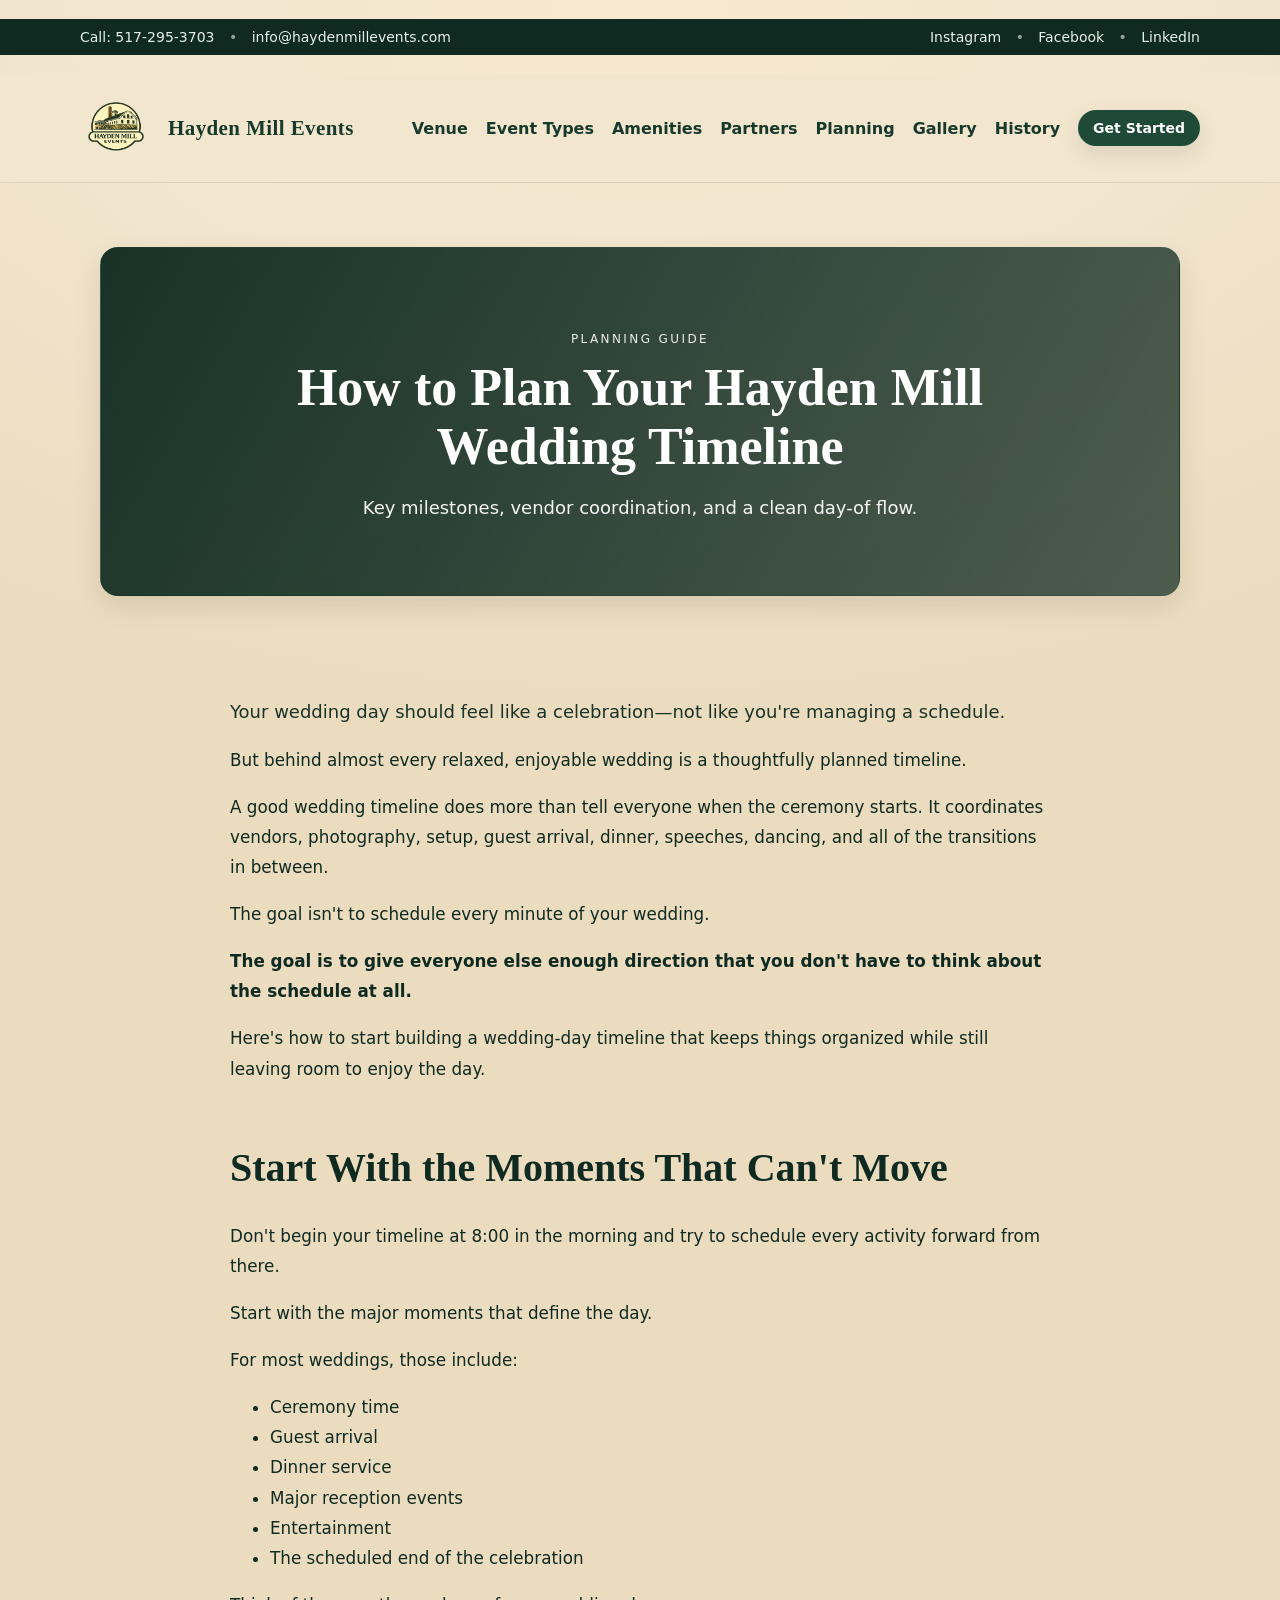
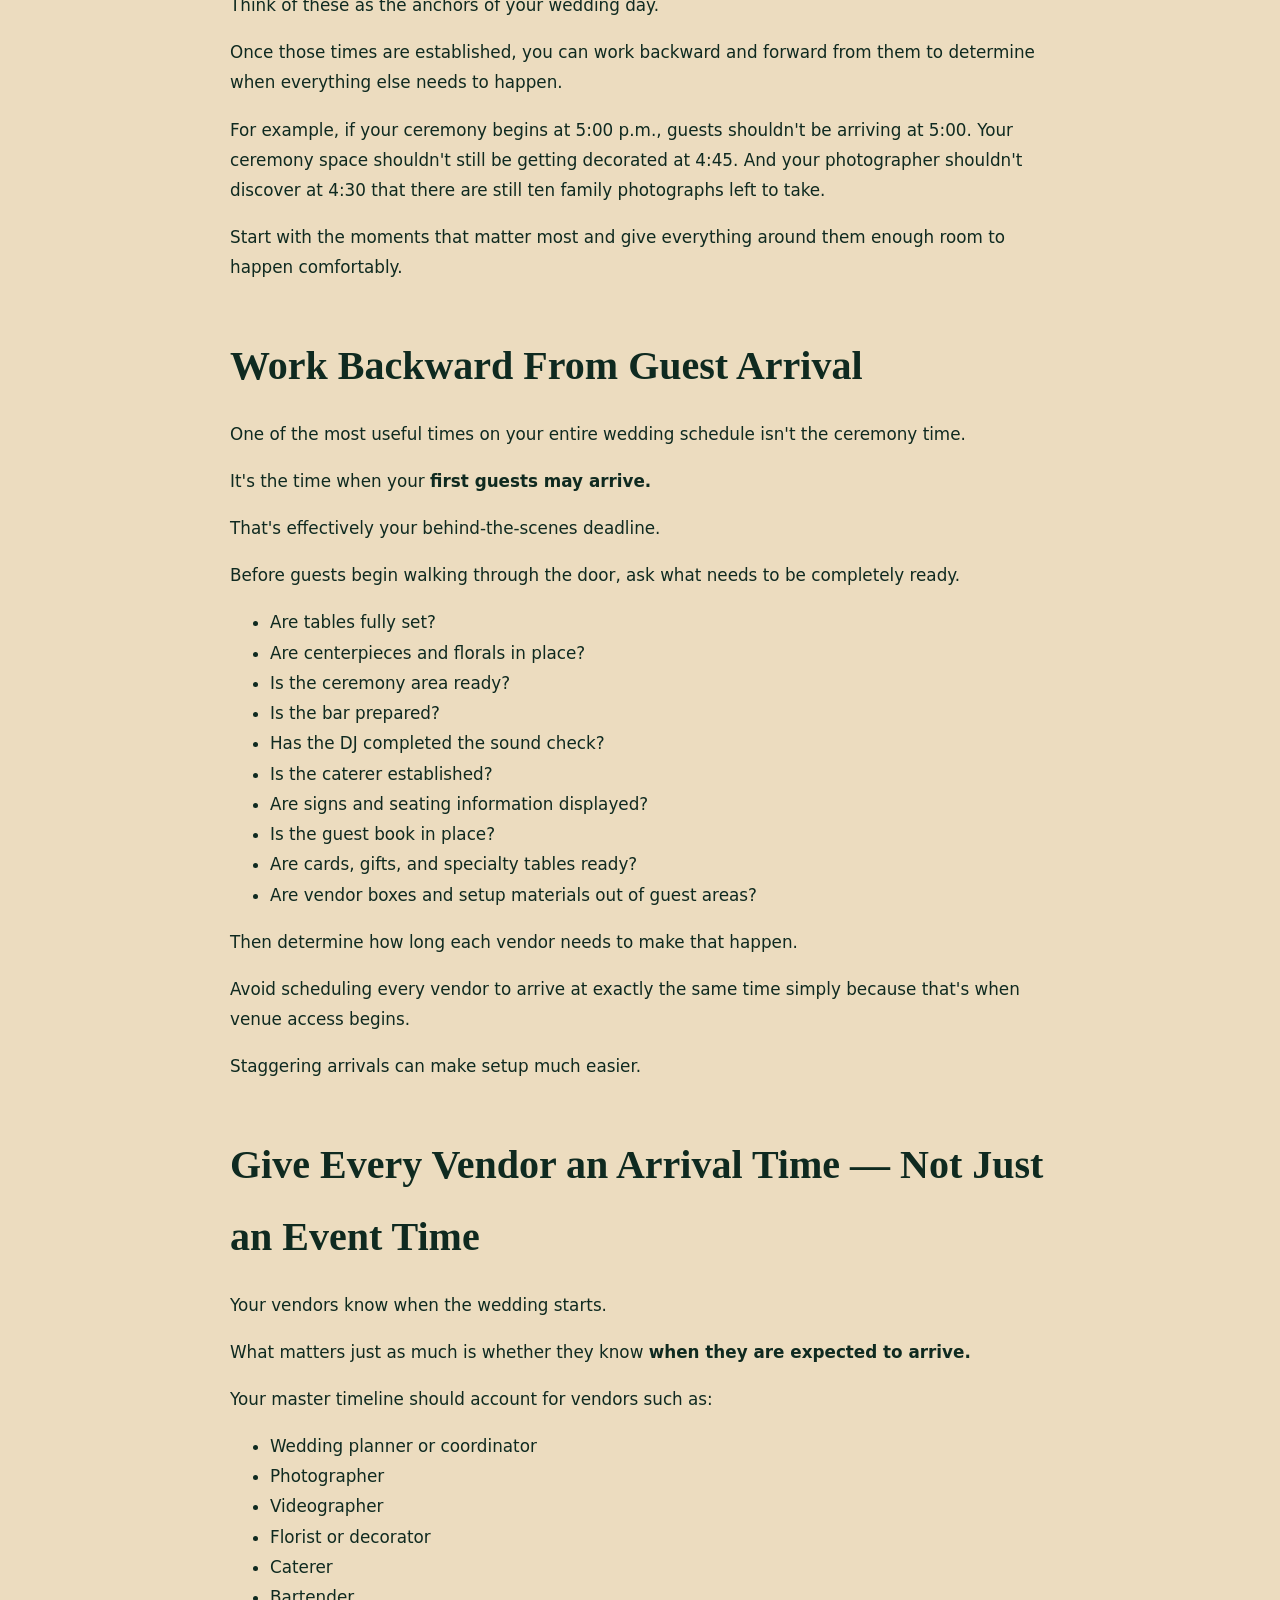
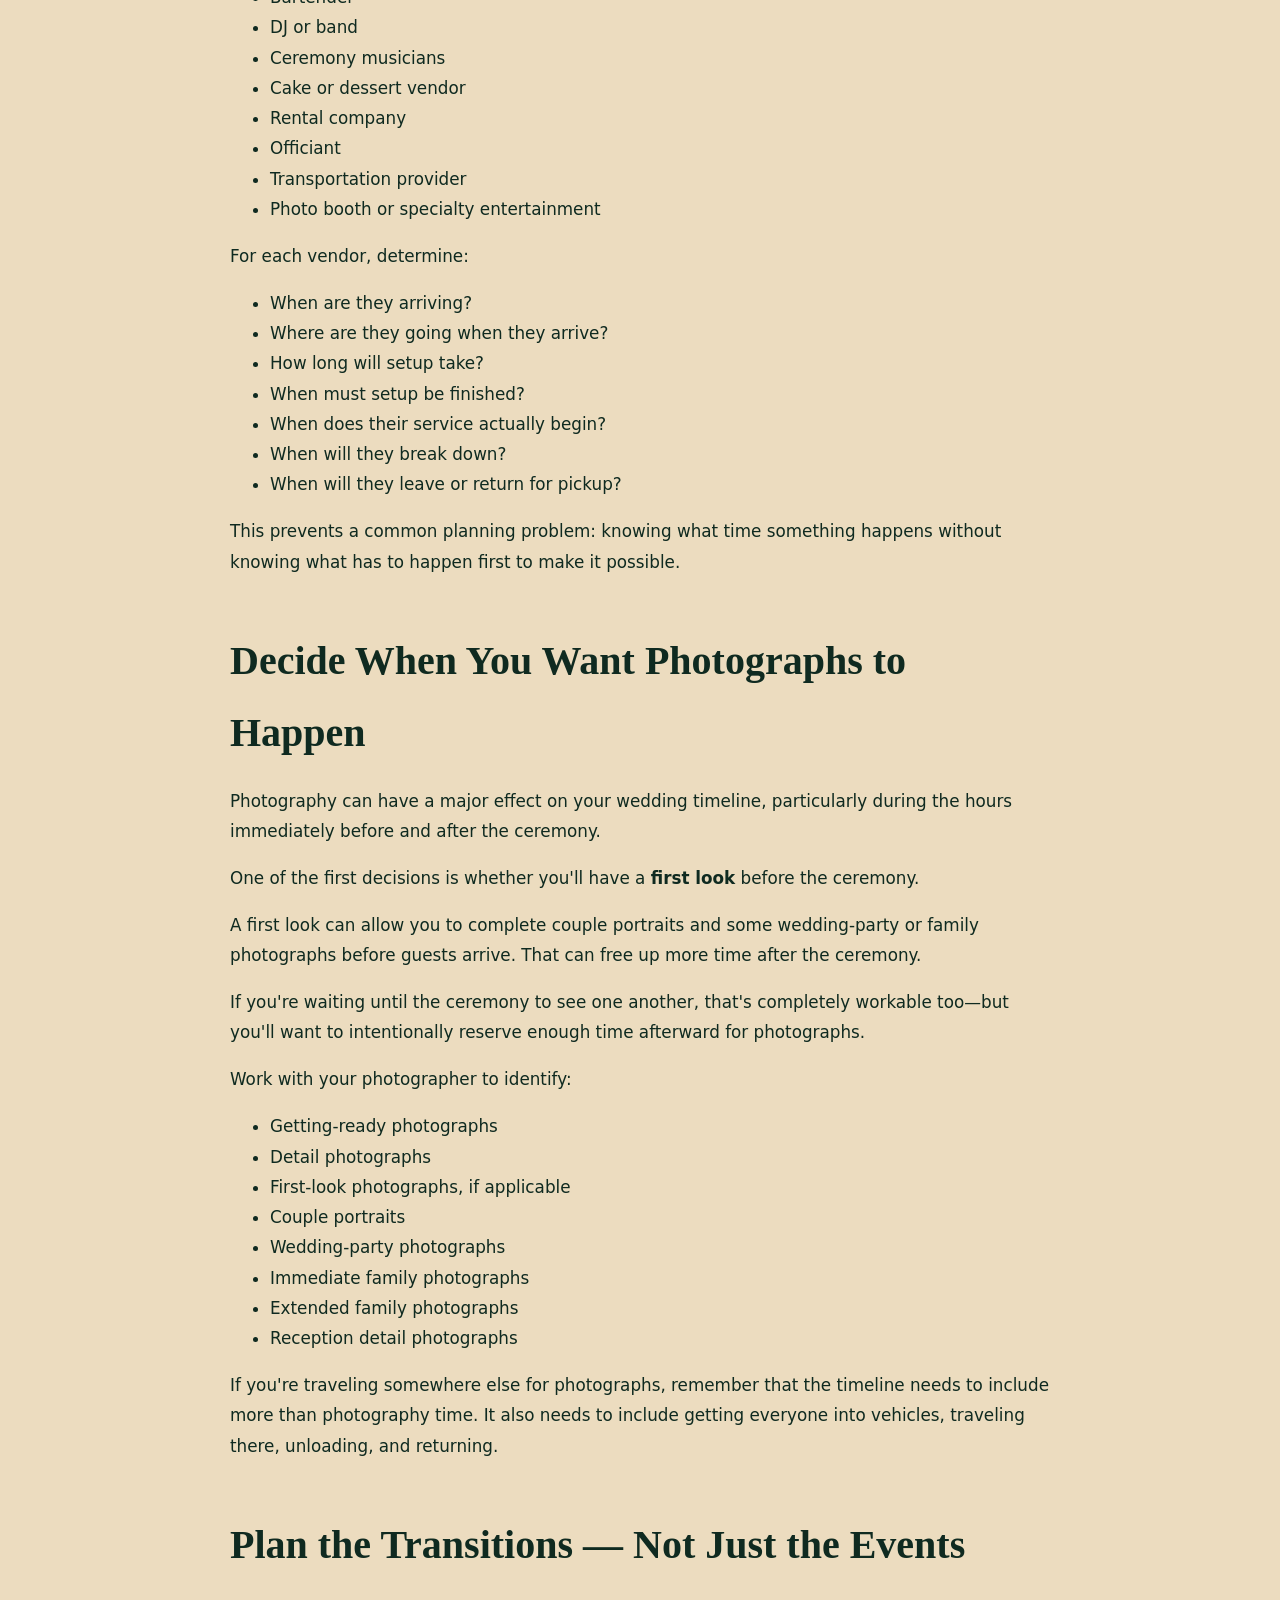
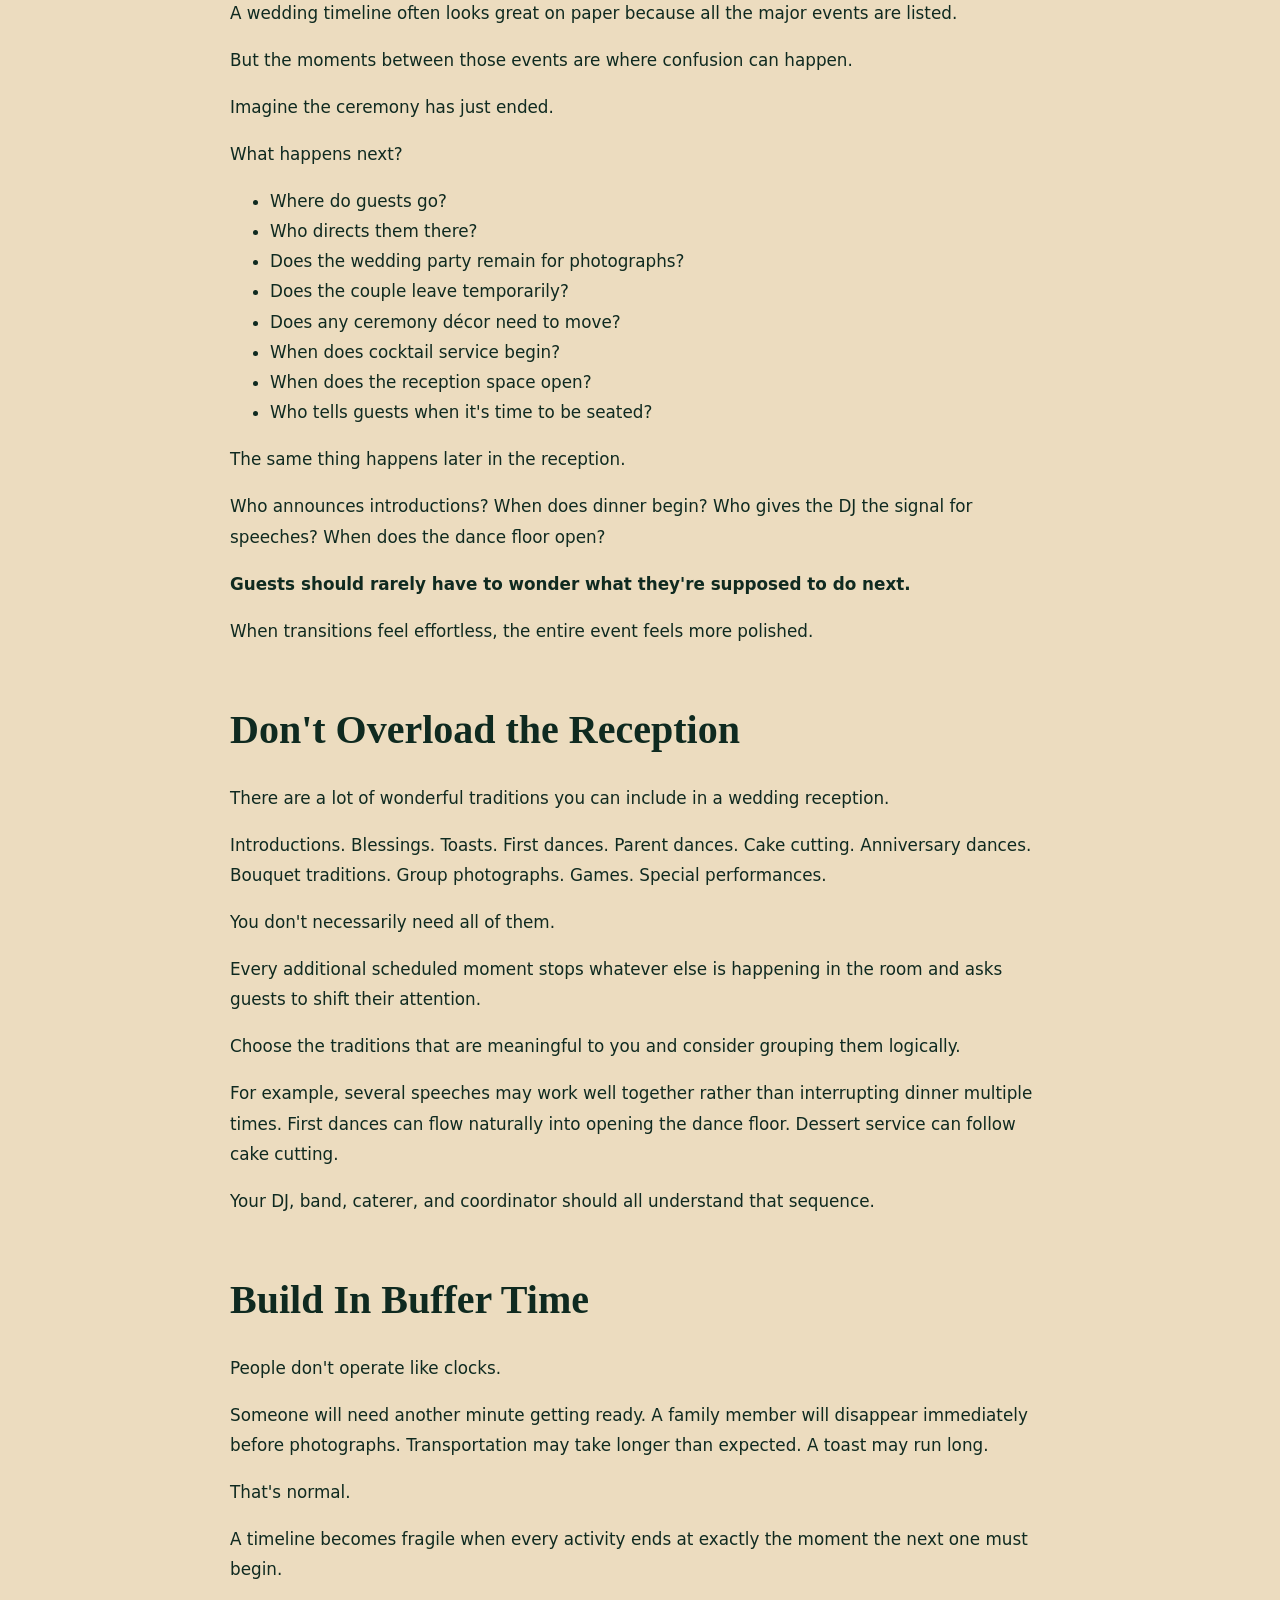
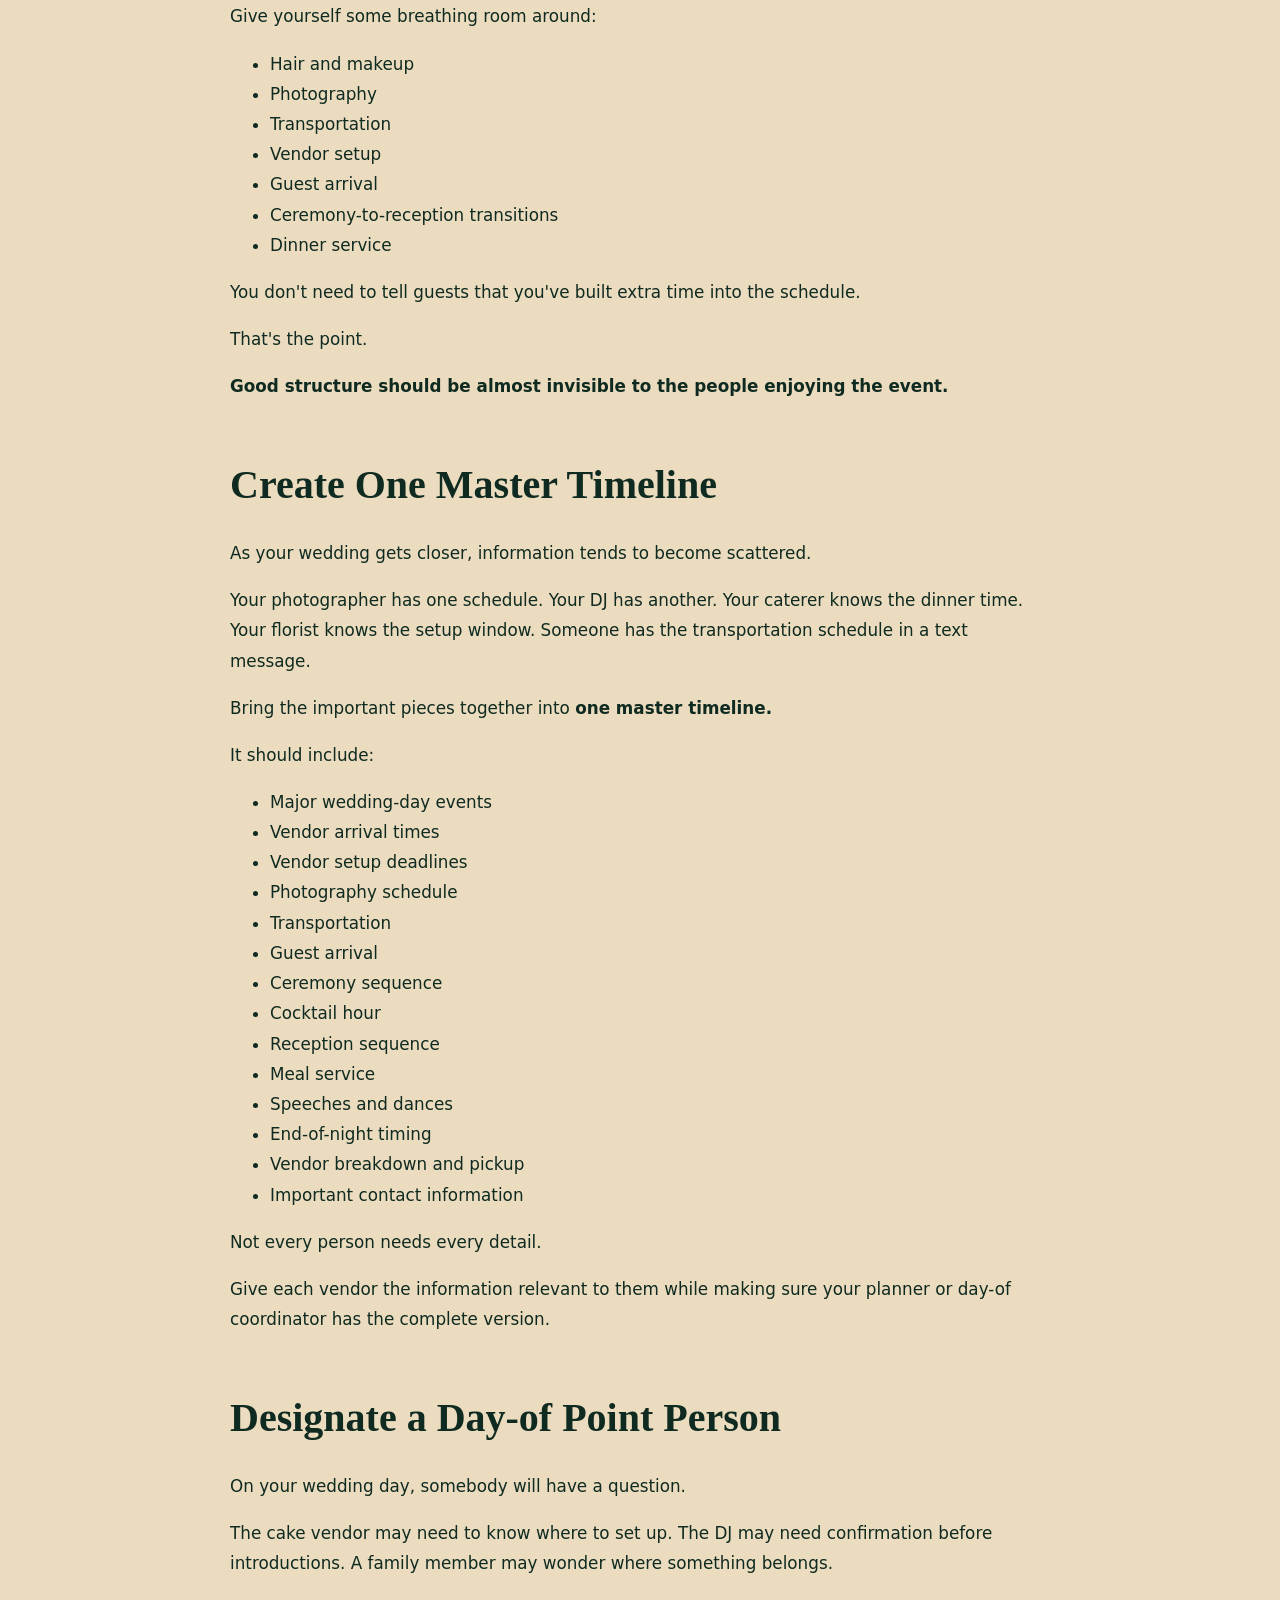
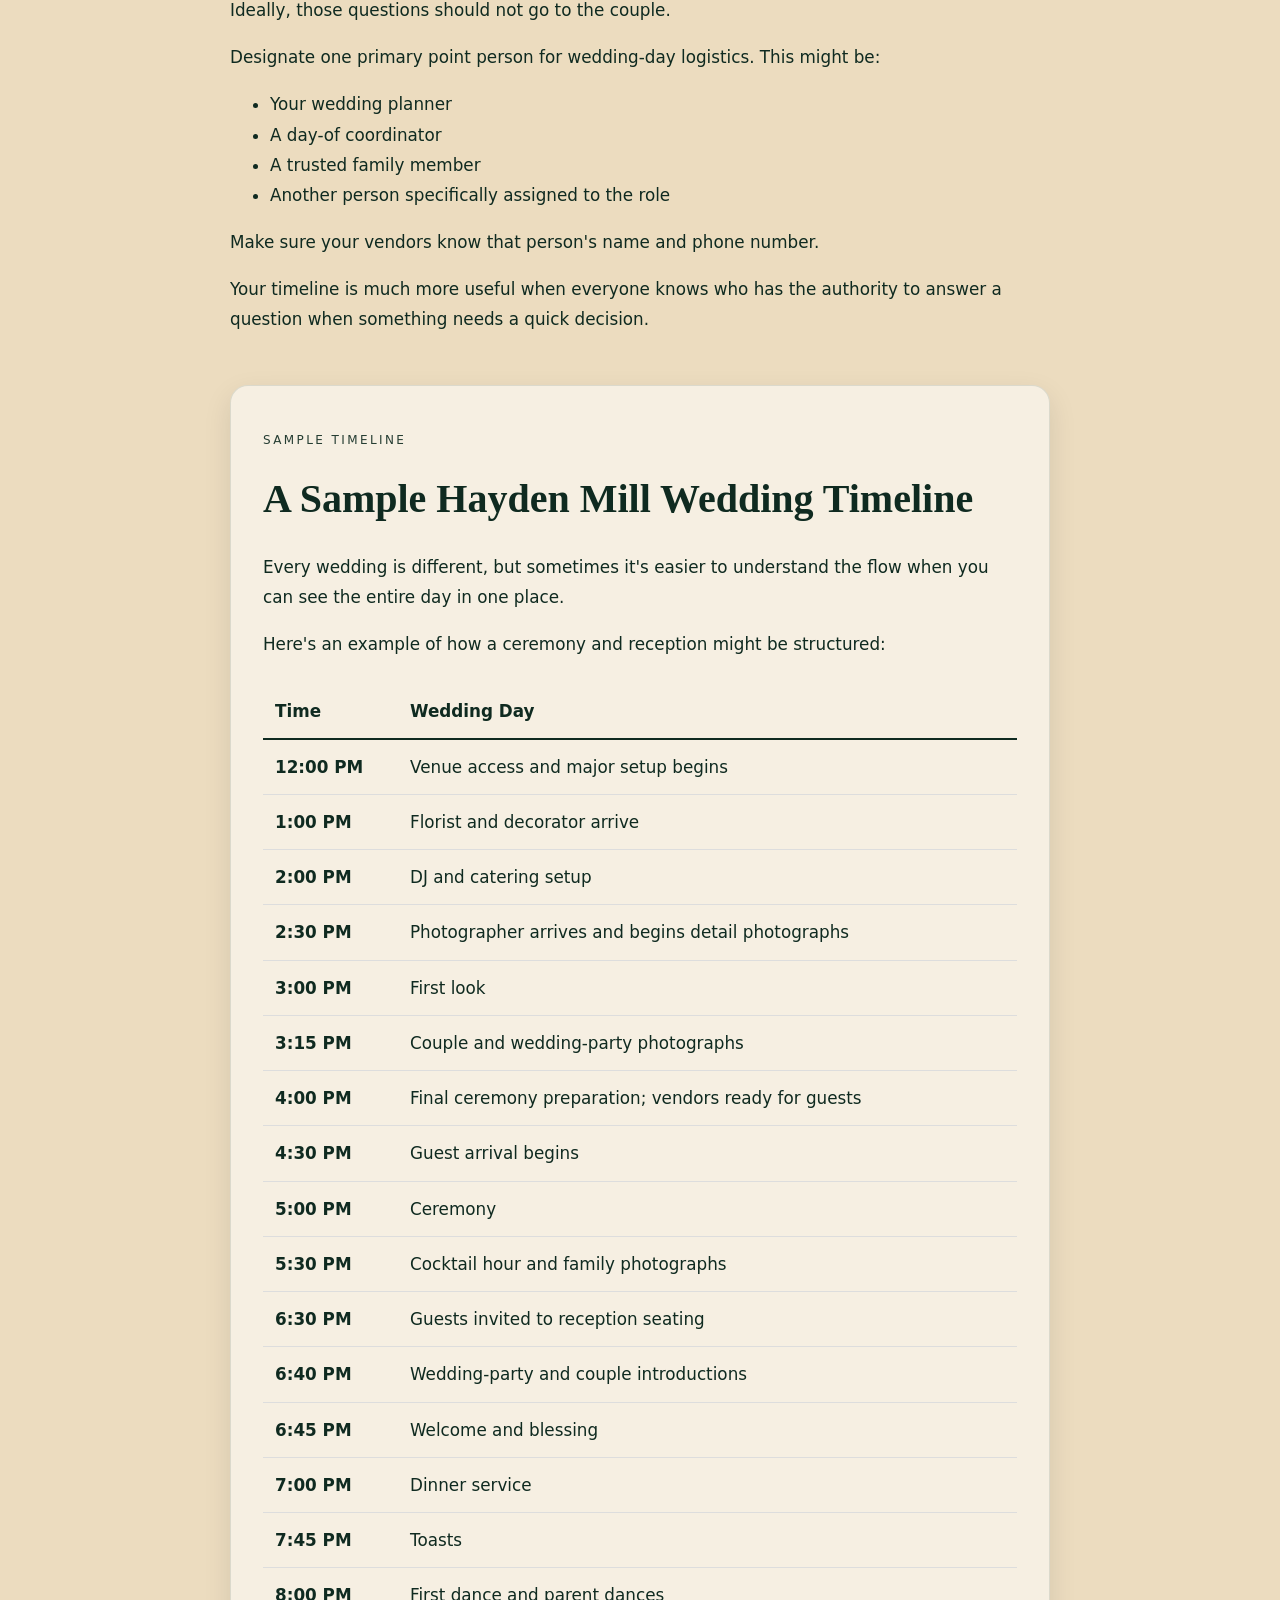
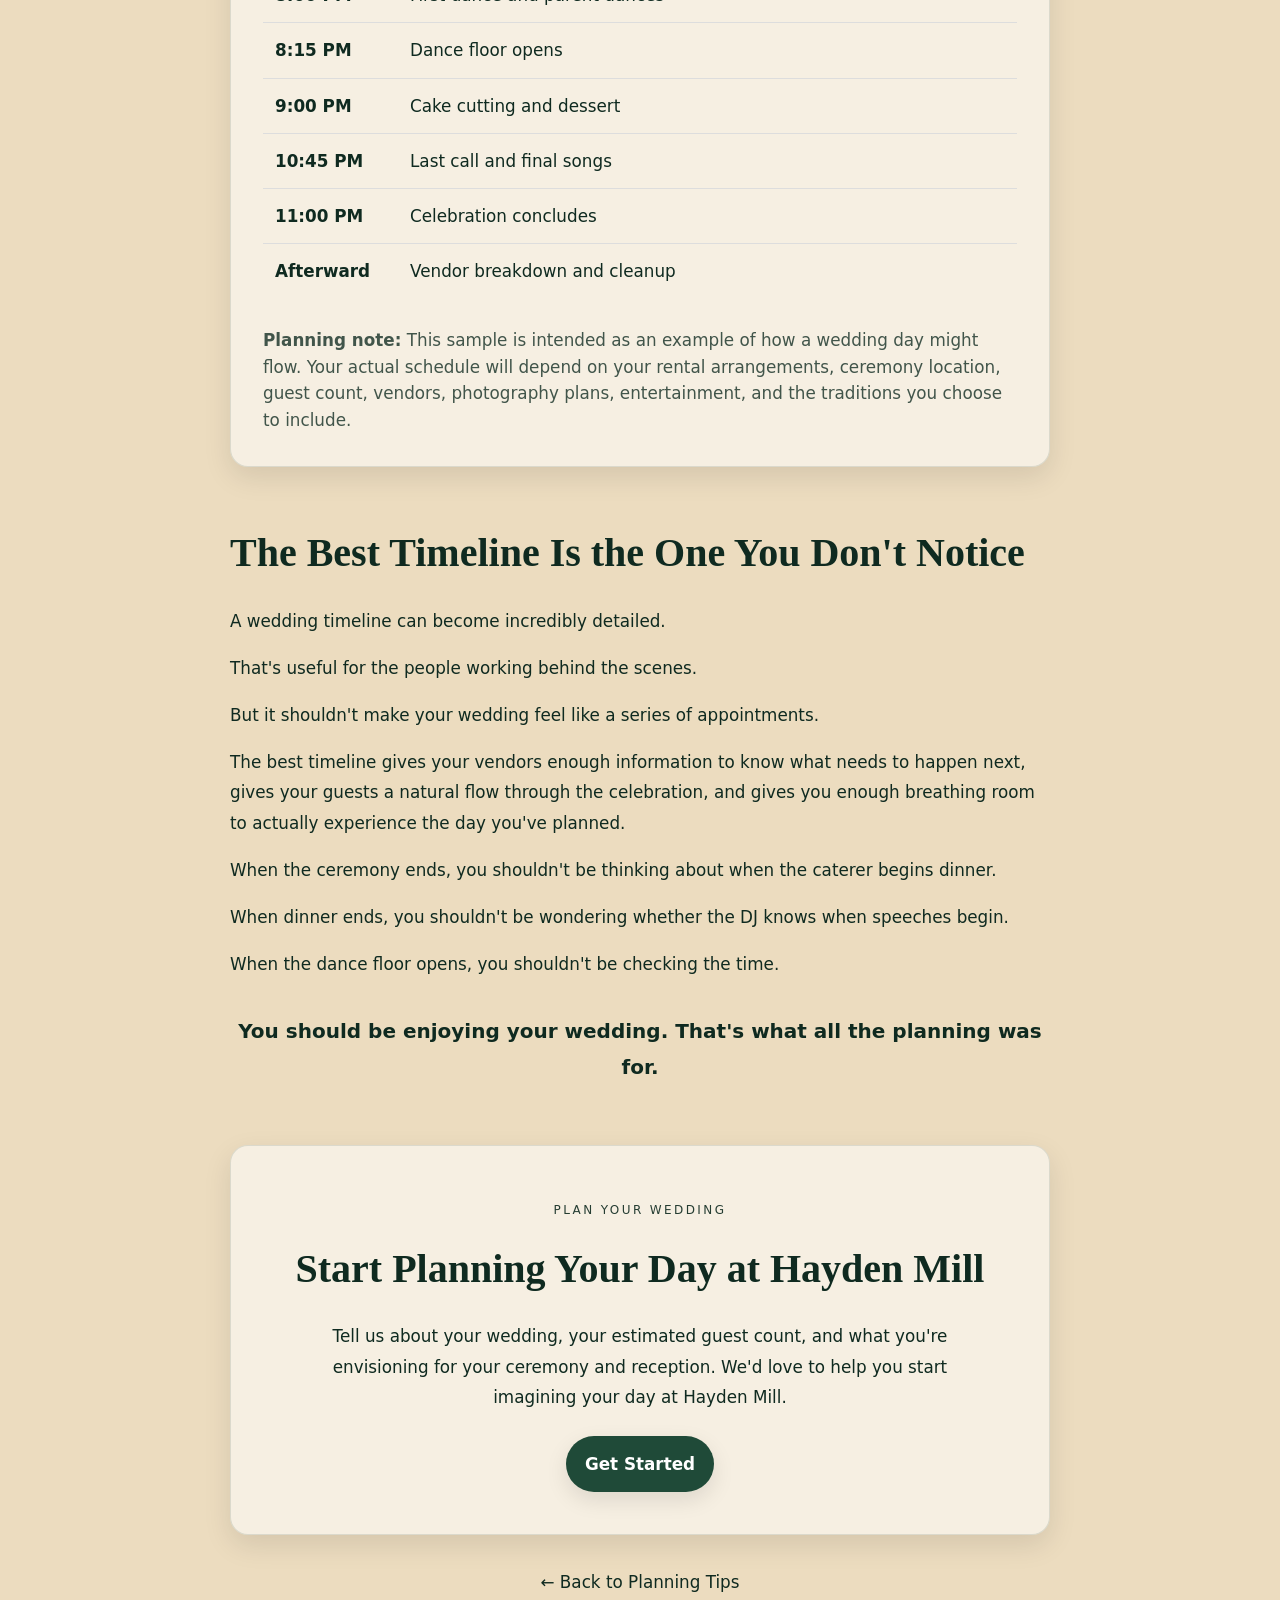
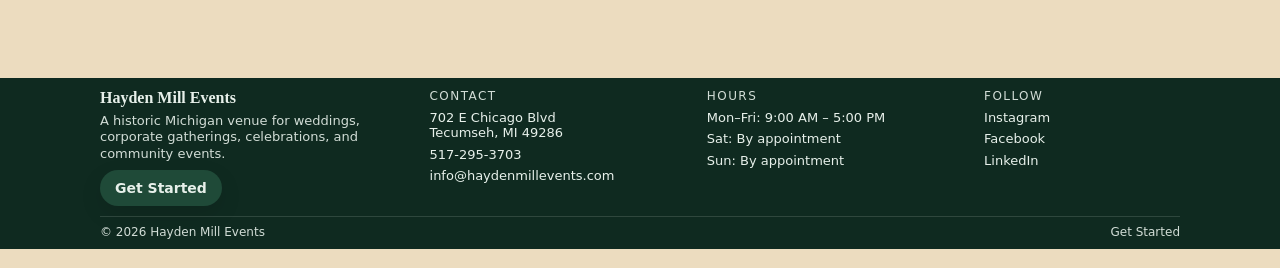
<file: article2.html>
<!doctype html>
<html lang="en">
<head>
  <meta charset="utf-8" />
  <meta name="viewport" content="width=device-width, initial-scale=1" />
  <title>Hayden Mill Events</title>
  <meta name="description" content="Learn how to choose an event layout for receptions, corporate training, cocktail events, celebrations, and more at Hayden Mill Events" />
  <link rel="stylesheet" href="css/styles.css" />
</head>

<body>
  <!-- =========================================================
       Top Contact Ribbon
       - Phone + email (left)
       - Social links (right)
       ========================================================= -->
  <div class="topbar">
    <div class="wrap topbar__inner">
      <div class="topbar__left">
        <a href="tel:+15172953703">Call: 517-295-3703</a>
        <span class="dot">•</span>
        <a href="mailto:info@haydenmillevents.com">info@haydenmillevents.com</a>
      </div>

      <div class="topbar__right">
        <a href="https://www.instagram.com/haydenmillevents/"
           aria-label="Instagram"
           target="_blank"
           rel="noopener">Instagram</a>
        <span class="dot">•</span>
        <a href="https://www.facebook.com/haydenmillevents"
           aria-label="Facebook"
           target="_blank"
           rel="noopener">Facebook</a>
        <span class="dot">•</span>
        <a href="https://www.linkedin.com/company/hayden-mill-events"
           aria-label="LinkedIn"
           target="_blank"
           rel="noopener">LinkedIn</a> 
      </div>
    </div>
  </div>

  <!-- Header / Nav -->
<header class="header">
  <div class="wrap header__inner">
    <a class="brand" href="index.html" aria-label="Hayden Mill Events home">
      <img
        class="brand__logo"
        src="assets/img/logo.png"
        alt="Hayden Mill Events logo"
        decoding="async"
      />
      <span class="brand__name">Hayden Mill Events</span>
    </a>

    <nav class="nav" aria-label="Primary">
      <a href="index.html#venue">Venue</a>
      <a href="index.html#event-types">Event Types</a>
      <a href="index.html#amenities">Amenities</a>
      <a href="index.html#vendors">Partners</a>
      <a href="index.html#articles" class="is-active">Planning</a>

      <!-- These now match normal ribbon links, but go to separate pages -->
      <a href="gallery.html">Gallery</a>
      <a href="history.html">History</a>

      <!-- Keep Get Started as the primary CTA -->
      <a class="btn btn--sm" href="get-started.html">Get Started</a>
    </nav>

    <button class="navToggle" aria-label="Open menu" aria-expanded="false">Menu</button>
  </div>
</header>

<main>

  <!-- =========================================================
       Article Header
       ========================================================= -->
  <section class="section">
    <div class="wrap">

      <div
        class="card"
        style="
          background:linear-gradient(
            120deg,
            rgba(15,42,32,.96),
            rgba(15,42,32,.72)
          );
          color:#fff;
          text-align:center;
          padding:72px 30px;
        "
      >
        <p class="kicker">PLANNING GUIDE</p>

        <h1 style="margin:6px auto 0; max-width:850px;">
          How to Plan Your Hayden Mill Wedding Timeline
        </h1>

        <p
          class="lead"
          style="
            max-width:720px;
            margin:18px auto 0;
          "
        >
          Key milestones, vendor coordination, and a clean day-of flow.
        </p>
      </div>

    </div>
  </section>


  <!-- =========================================================
       Article Body
       ========================================================= -->
  <section class="section" style="padding-top:20px;">
    <div class="wrap">

      <article
        style="
          max-width:820px;
          margin:0 auto;
          font-size:1.05rem;
          line-height:1.8;
        "
      >

        <p class="lead">
          Your wedding day should feel like a celebration—not like
          you're managing a schedule.
        </p>

        <p>
          But behind almost every relaxed, enjoyable wedding is a
          thoughtfully planned timeline.
        </p>

        <p>
          A good wedding timeline does more than tell everyone when the
          ceremony starts. It coordinates vendors, photography, setup,
          guest arrival, dinner, speeches, dancing, and all of the
          transitions in between.
        </p>

        <p>
          The goal isn't to schedule every minute of your wedding.
        </p>

        <p>
          <strong>
            The goal is to give everyone else enough direction that you
            don't have to think about the schedule at all.
          </strong>
        </p>

        <p>
          Here's how to start building a wedding-day timeline that keeps
          things organized while still leaving room to enjoy the day.
        </p>


        <h2 style="margin-top:48px;">
          Start With the Moments That Can't Move
        </h2>

        <p>
          Don't begin your timeline at 8:00 in the morning and try to
          schedule every activity forward from there.
        </p>

        <p>
          Start with the major moments that define the day.
        </p>

        <p>For most weddings, those include:</p>

        <ul>
          <li>Ceremony time</li>
          <li>Guest arrival</li>
          <li>Dinner service</li>
          <li>Major reception events</li>
          <li>Entertainment</li>
          <li>The scheduled end of the celebration</li>
        </ul>

        <p>
          Think of these as the anchors of your wedding day.
        </p>

        <p>
          Once those times are established, you can work backward and
          forward from them to determine when everything else needs to
          happen.
        </p>

        <p>
          For example, if your ceremony begins at 5:00 p.m., guests
          shouldn't be arriving at 5:00. Your ceremony space shouldn't
          still be getting decorated at 4:45. And your photographer
          shouldn't discover at 4:30 that there are still ten family
          photographs left to take.
        </p>

        <p>
          Start with the moments that matter most and give everything
          around them enough room to happen comfortably.
        </p>


        <h2 style="margin-top:48px;">
          Work Backward From Guest Arrival
        </h2>

        <p>
          One of the most useful times on your entire wedding schedule
          isn't the ceremony time.
        </p>

        <p>
          It's the time when your <strong>first guests may arrive.</strong>
        </p>

        <p>
          That's effectively your behind-the-scenes deadline.
        </p>

        <p>
          Before guests begin walking through the door, ask what needs
          to be completely ready.
        </p>

        <ul>
          <li>Are tables fully set?</li>
          <li>Are centerpieces and florals in place?</li>
          <li>Is the ceremony area ready?</li>
          <li>Is the bar prepared?</li>
          <li>Has the DJ completed the sound check?</li>
          <li>Is the caterer established?</li>
          <li>Are signs and seating information displayed?</li>
          <li>Is the guest book in place?</li>
          <li>Are cards, gifts, and specialty tables ready?</li>
          <li>Are vendor boxes and setup materials out of guest areas?</li>
        </ul>

        <p>
          Then determine how long each vendor needs to make that happen.
        </p>

        <p>
          Avoid scheduling every vendor to arrive at exactly the same
          time simply because that's when venue access begins.
        </p>

        <p>
          Staggering arrivals can make setup much easier.
        </p>


        <h2 style="margin-top:48px;">
          Give Every Vendor an Arrival Time — Not Just an Event Time
        </h2>

        <p>
          Your vendors know when the wedding starts.
        </p>

        <p>
          What matters just as much is whether they know
          <strong>when they are expected to arrive.</strong>
        </p>

        <p>
          Your master timeline should account for vendors such as:
        </p>

        <ul>
          <li>Wedding planner or coordinator</li>
          <li>Photographer</li>
          <li>Videographer</li>
          <li>Florist or decorator</li>
          <li>Caterer</li>
          <li>Bartender</li>
          <li>DJ or band</li>
          <li>Ceremony musicians</li>
          <li>Cake or dessert vendor</li>
          <li>Rental company</li>
          <li>Officiant</li>
          <li>Transportation provider</li>
          <li>Photo booth or specialty entertainment</li>
        </ul>

        <p>
          For each vendor, determine:
        </p>

        <ul>
          <li>When are they arriving?</li>
          <li>Where are they going when they arrive?</li>
          <li>How long will setup take?</li>
          <li>When must setup be finished?</li>
          <li>When does their service actually begin?</li>
          <li>When will they break down?</li>
          <li>When will they leave or return for pickup?</li>
        </ul>

        <p>
          This prevents a common planning problem: knowing what time
          something happens without knowing what has to happen first to
          make it possible.
        </p>


        <h2 style="margin-top:48px;">
          Decide When You Want Photographs to Happen
        </h2>

        <p>
          Photography can have a major effect on your wedding timeline,
          particularly during the hours immediately before and after the
          ceremony.
        </p>

        <p>
          One of the first decisions is whether you'll have a
          <strong>first look</strong> before the ceremony.
        </p>

        <p>
          A first look can allow you to complete couple portraits and
          some wedding-party or family photographs before guests arrive.
          That can free up more time after the ceremony.
        </p>

        <p>
          If you're waiting until the ceremony to see one another, that's
          completely workable too—but you'll want to intentionally reserve
          enough time afterward for photographs.
        </p>

        <p>
          Work with your photographer to identify:
        </p>

        <ul>
          <li>Getting-ready photographs</li>
          <li>Detail photographs</li>
          <li>First-look photographs, if applicable</li>
          <li>Couple portraits</li>
          <li>Wedding-party photographs</li>
          <li>Immediate family photographs</li>
          <li>Extended family photographs</li>
          <li>Reception detail photographs</li>
        </ul>

        <p>
          If you're traveling somewhere else for photographs, remember
          that the timeline needs to include more than photography time.
          It also needs to include getting everyone into vehicles,
          traveling there, unloading, and returning.
        </p>


        <h2 style="margin-top:48px;">
          Plan the Transitions — Not Just the Events
        </h2>

        <p>
          A wedding timeline often looks great on paper because all the
          major events are listed.
        </p>

        <p>
          But the moments between those events are where confusion can
          happen.
        </p>

        <p>
          Imagine the ceremony has just ended.
        </p>

        <p>
          What happens next?
        </p>

        <ul>
          <li>Where do guests go?</li>
          <li>Who directs them there?</li>
          <li>Does the wedding party remain for photographs?</li>
          <li>Does the couple leave temporarily?</li>
          <li>Does any ceremony décor need to move?</li>
          <li>When does cocktail service begin?</li>
          <li>When does the reception space open?</li>
          <li>Who tells guests when it's time to be seated?</li>
        </ul>

        <p>
          The same thing happens later in the reception.
        </p>

        <p>
          Who announces introductions? When does dinner begin? Who gives
          the DJ the signal for speeches? When does the dance floor open?
        </p>

        <p>
          <strong>
            Guests should rarely have to wonder what they're supposed to
            do next.
          </strong>
        </p>

        <p>
          When transitions feel effortless, the entire event feels more
          polished.
        </p>


        <h2 style="margin-top:48px;">
          Don't Overload the Reception
        </h2>

        <p>
          There are a lot of wonderful traditions you can include in a
          wedding reception.
        </p>

        <p>
          Introductions. Blessings. Toasts. First dances. Parent dances.
          Cake cutting. Anniversary dances. Bouquet traditions. Group
          photographs. Games. Special performances.
        </p>

        <p>
          You don't necessarily need all of them.
        </p>

        <p>
          Every additional scheduled moment stops whatever else is
          happening in the room and asks guests to shift their attention.
        </p>

        <p>
          Choose the traditions that are meaningful to you and consider
          grouping them logically.
        </p>

        <p>
          For example, several speeches may work well together rather
          than interrupting dinner multiple times. First dances can flow
          naturally into opening the dance floor. Dessert service can
          follow cake cutting.
        </p>

        <p>
          Your DJ, band, caterer, and coordinator should all understand
          that sequence.
        </p>


        <h2 style="margin-top:48px;">
          Build In Buffer Time
        </h2>

        <p>
          People don't operate like clocks.
        </p>

        <p>
          Someone will need another minute getting ready. A family member
          will disappear immediately before photographs. Transportation
          may take longer than expected. A toast may run long.
        </p>

        <p>
          That's normal.
        </p>

        <p>
          A timeline becomes fragile when every activity ends at exactly
          the moment the next one must begin.
        </p>

        <p>
          Give yourself some breathing room around:
        </p>

        <ul>
          <li>Hair and makeup</li>
          <li>Photography</li>
          <li>Transportation</li>
          <li>Vendor setup</li>
          <li>Guest arrival</li>
          <li>Ceremony-to-reception transitions</li>
          <li>Dinner service</li>
        </ul>

        <p>
          You don't need to tell guests that you've built extra time into
          the schedule.
        </p>

        <p>
          That's the point.
        </p>

        <p>
          <strong>
            Good structure should be almost invisible to the people
            enjoying the event.
          </strong>
        </p>


        <h2 style="margin-top:48px;">
          Create One Master Timeline
        </h2>

        <p>
          As your wedding gets closer, information tends to become
          scattered.
        </p>

        <p>
          Your photographer has one schedule. Your DJ has another. Your
          caterer knows the dinner time. Your florist knows the setup
          window. Someone has the transportation schedule in a text
          message.
        </p>

        <p>
          Bring the important pieces together into
          <strong>one master timeline.</strong>
        </p>

        <p>
          It should include:
        </p>

        <ul>
          <li>Major wedding-day events</li>
          <li>Vendor arrival times</li>
          <li>Vendor setup deadlines</li>
          <li>Photography schedule</li>
          <li>Transportation</li>
          <li>Guest arrival</li>
          <li>Ceremony sequence</li>
          <li>Cocktail hour</li>
          <li>Reception sequence</li>
          <li>Meal service</li>
          <li>Speeches and dances</li>
          <li>End-of-night timing</li>
          <li>Vendor breakdown and pickup</li>
          <li>Important contact information</li>
        </ul>

        <p>
          Not every person needs every detail.
        </p>

        <p>
          Give each vendor the information relevant to them while making
          sure your planner or day-of coordinator has the complete version.
        </p>


        <h2 style="margin-top:48px;">
          Designate a Day-of Point Person
        </h2>

        <p>
          On your wedding day, somebody will have a question.
        </p>

        <p>
          The cake vendor may need to know where to set up. The DJ may
          need confirmation before introductions. A family member may
          wonder where something belongs.
        </p>

        <p>
          Ideally, those questions should not go to the couple.
        </p>

        <p>
          Designate one primary point person for wedding-day logistics.
          This might be:
        </p>

        <ul>
          <li>Your wedding planner</li>
          <li>A day-of coordinator</li>
          <li>A trusted family member</li>
          <li>Another person specifically assigned to the role</li>
        </ul>

        <p>
          Make sure your vendors know that person's name and phone number.
        </p>

        <p>
          Your timeline is much more useful when everyone knows who has
          the authority to answer a question when something needs a quick
          decision.
        </p>


        <!-- =====================================================
             Sample Timeline
             ===================================================== -->
        <div
          class="card"
          style="
            margin-top:50px;
            padding:32px;
          "
        >

          <p class="kicker">SAMPLE TIMELINE</p>

          <h2 style="margin-top:6px;">
            A Sample Hayden Mill Wedding Timeline
          </h2>

          <p>
            Every wedding is different, but sometimes it's easier to
            understand the flow when you can see the entire day in one
            place.
          </p>

          <p>
            Here's an example of how a ceremony and reception might be
            structured:
          </p>

          <div style="overflow-x:auto; margin-top:24px;">

            <table
              style="
                width:100%;
                border-collapse:collapse;
                text-align:left;
              "
            >

              <thead>
                <tr>
                  <th
                    style="
                      padding:12px;
                      border-bottom:2px solid currentColor;
                      width:135px;
                    "
                  >
                    Time
                  </th>

                  <th
                    style="
                      padding:12px;
                      border-bottom:2px solid currentColor;
                    "
                  >
                    Wedding Day
                  </th>
                </tr>
              </thead>

              <tbody>

                <tr>
                  <td style="padding:12px; border-bottom:1px solid #ddd;">
                    <strong>12:00 PM</strong>
                  </td>
                  <td style="padding:12px; border-bottom:1px solid #ddd;">
                    Venue access and major setup begins
                  </td>
                </tr>

                <tr>
                  <td style="padding:12px; border-bottom:1px solid #ddd;">
                    <strong>1:00 PM</strong>
                  </td>
                  <td style="padding:12px; border-bottom:1px solid #ddd;">
                    Florist and decorator arrive
                  </td>
                </tr>

                <tr>
                  <td style="padding:12px; border-bottom:1px solid #ddd;">
                    <strong>2:00 PM</strong>
                  </td>
                  <td style="padding:12px; border-bottom:1px solid #ddd;">
                    DJ and catering setup
                  </td>
                </tr>

                <tr>
                  <td style="padding:12px; border-bottom:1px solid #ddd;">
                    <strong>2:30 PM</strong>
                  </td>
                  <td style="padding:12px; border-bottom:1px solid #ddd;">
                    Photographer arrives and begins detail photographs
                  </td>
                </tr>

                <tr>
                  <td style="padding:12px; border-bottom:1px solid #ddd;">
                    <strong>3:00 PM</strong>
                  </td>
                  <td style="padding:12px; border-bottom:1px solid #ddd;">
                    First look
                  </td>
                </tr>

                <tr>
                  <td style="padding:12px; border-bottom:1px solid #ddd;">
                    <strong>3:15 PM</strong>
                  </td>
                  <td style="padding:12px; border-bottom:1px solid #ddd;">
                    Couple and wedding-party photographs
                  </td>
                </tr>

                <tr>
                  <td style="padding:12px; border-bottom:1px solid #ddd;">
                    <strong>4:00 PM</strong>
                  </td>
                  <td style="padding:12px; border-bottom:1px solid #ddd;">
                    Final ceremony preparation; vendors ready for guests
                  </td>
                </tr>

                <tr>
                  <td style="padding:12px; border-bottom:1px solid #ddd;">
                    <strong>4:30 PM</strong>
                  </td>
                  <td style="padding:12px; border-bottom:1px solid #ddd;">
                    Guest arrival begins
                  </td>
                </tr>

                <tr>
                  <td style="padding:12px; border-bottom:1px solid #ddd;">
                    <strong>5:00 PM</strong>
                  </td>
                  <td style="padding:12px; border-bottom:1px solid #ddd;">
                    Ceremony
                  </td>
                </tr>

                <tr>
                  <td style="padding:12px; border-bottom:1px solid #ddd;">
                    <strong>5:30 PM</strong>
                  </td>
                  <td style="padding:12px; border-bottom:1px solid #ddd;">
                    Cocktail hour and family photographs
                  </td>
                </tr>

                <tr>
                  <td style="padding:12px; border-bottom:1px solid #ddd;">
                    <strong>6:30 PM</strong>
                  </td>
                  <td style="padding:12px; border-bottom:1px solid #ddd;">
                    Guests invited to reception seating
                  </td>
                </tr>

                <tr>
                  <td style="padding:12px; border-bottom:1px solid #ddd;">
                    <strong>6:40 PM</strong>
                  </td>
                  <td style="padding:12px; border-bottom:1px solid #ddd;">
                    Wedding-party and couple introductions
                  </td>
                </tr>

                <tr>
                  <td style="padding:12px; border-bottom:1px solid #ddd;">
                    <strong>6:45 PM</strong>
                  </td>
                  <td style="padding:12px; border-bottom:1px solid #ddd;">
                    Welcome and blessing
                  </td>
                </tr>

                <tr>
                  <td style="padding:12px; border-bottom:1px solid #ddd;">
                    <strong>7:00 PM</strong>
                  </td>
                  <td style="padding:12px; border-bottom:1px solid #ddd;">
                    Dinner service
                  </td>
                </tr>

                <tr>
                  <td style="padding:12px; border-bottom:1px solid #ddd;">
                    <strong>7:45 PM</strong>
                  </td>
                  <td style="padding:12px; border-bottom:1px solid #ddd;">
                    Toasts
                  </td>
                </tr>

                <tr>
                  <td style="padding:12px; border-bottom:1px solid #ddd;">
                    <strong>8:00 PM</strong>
                  </td>
                  <td style="padding:12px; border-bottom:1px solid #ddd;">
                    First dance and parent dances
                  </td>
                </tr>

                <tr>
                  <td style="padding:12px; border-bottom:1px solid #ddd;">
                    <strong>8:15 PM</strong>
                  </td>
                  <td style="padding:12px; border-bottom:1px solid #ddd;">
                    Dance floor opens
                  </td>
                </tr>

                <tr>
                  <td style="padding:12px; border-bottom:1px solid #ddd;">
                    <strong>9:00 PM</strong>
                  </td>
                  <td style="padding:12px; border-bottom:1px solid #ddd;">
                    Cake cutting and dessert
                  </td>
                </tr>

                <tr>
                  <td style="padding:12px; border-bottom:1px solid #ddd;">
                    <strong>10:45 PM</strong>
                  </td>
                  <td style="padding:12px; border-bottom:1px solid #ddd;">
                    Last call and final songs
                  </td>
                </tr>

                <tr>
                  <td style="padding:12px; border-bottom:1px solid #ddd;">
                    <strong>11:00 PM</strong>
                  </td>
                  <td style="padding:12px; border-bottom:1px solid #ddd;">
                    Celebration concludes
                  </td>
                </tr>

                <tr>
                  <td style="padding:12px;">
                    <strong>Afterward</strong>
                  </td>
                  <td style="padding:12px;">
                    Vendor breakdown and cleanup
                  </td>
                </tr>

              </tbody>

            </table>

          </div>

          <p
            class="muted"
            style="
              margin-top:28px;
              margin-bottom:0;
            "
          >
            <strong>Planning note:</strong>
            This sample is intended as an example of how a wedding day
            might flow. Your actual schedule will depend on your rental
            arrangements, ceremony location, guest count, vendors,
            photography plans, entertainment, and the traditions you
            choose to include.
          </p>

        </div>


        <h2 style="margin-top:50px;">
          The Best Timeline Is the One You Don't Notice
        </h2>

        <p>
          A wedding timeline can become incredibly detailed.
        </p>

        <p>
          That's useful for the people working behind the scenes.
        </p>

        <p>
          But it shouldn't make your wedding feel like a series of
          appointments.
        </p>

        <p>
          The best timeline gives your vendors enough information to know
          what needs to happen next, gives your guests a natural flow
          through the celebration, and gives you enough breathing room to
          actually experience the day you've planned.
        </p>

        <p>
          When the ceremony ends, you shouldn't be thinking about when the
          caterer begins dinner.
        </p>

        <p>
          When dinner ends, you shouldn't be wondering whether the DJ
          knows when speeches begin.
        </p>

        <p>
          When the dance floor opens, you shouldn't be checking the time.
        </p>

        <p
          style="
            font-size:1.25rem;
            margin-top:34px;
            text-align:center;
          "
        >
          <strong>
            You should be enjoying your wedding.
            That's what all the planning was for.
          </strong>
        </p>


        <!-- =====================================================
             Article CTA
             ===================================================== -->
        <div
          class="card"
          style="
            margin-top:60px;
            text-align:center;
            padding:42px 30px;
          "
        >
          <p class="kicker">PLAN YOUR WEDDING</p>

          <h2 style="margin-top:6px;">
            Start Planning Your Day at Hayden Mill
          </h2>

          <p
            style="
              max-width:620px;
              margin:16px auto 24px;
            "
          >
            Tell us about your wedding, your estimated guest count,
            and what you're envisioning for your ceremony and reception.
            We'd love to help you start imagining your day at Hayden Mill.
          </p>

          <a class="btn" href="get-started.html">
            Get Started
          </a>
        </div>


        <p
          style="
            text-align:center;
            margin-top:32px;
          "
        >
          <a href="index.html#articles">
            ← Back to Planning Tips
          </a>
        </p>

      </article>

    </div>
  </section>

</main>

  <footer class="siteFooter">
    <div class="wrap siteFooter__inner">
      <div class="siteFooter__grid">
        <div>
          <div class="siteFooter__name">Hayden Mill Events</div>
          <p class="siteFooter__tagline">
            A historic Michigan venue for weddings, corporate gatherings, celebrations, and community events.
          </p>
          <a class="btn btn--sm" href="get-started.html">Get Started</a>
        </div>

        <div>
              <div class="siteFooter__head">Contact</div>
          <ul class="siteFooter__list">
            <li>
              <a href="https://www.google.com/maps?q=702+E+Chicago+Blvd+Tecumseh+MI+49286" target="_blank" rel="noopener">
                702 E Chicago Blvd<br />Tecumseh, MI 49286
              </a>
            </li>
            <li><a href="tel:+15172953703">517-295-3703</a></li>
            <li><a href="mailto:info@haydenmillevents.com">info@haydenmillevents.com</a></li>
          </ul>
        </div>

        <div>
          <div class="siteFooter__head">Hours</div>
          <ul class="siteFooter__list">
            <li>Mon–Fri: 9:00 AM – 5:00 PM</li>
            <li>Sat: By appointment</li>
            <li>Sun: By appointment</li>
          </ul>
        </div>

        <div>
          <div class="siteFooter__head">Follow</div>
          <ul class="siteFooter__list">
            <li><a href="https://www.instagram.com/haydenmillevents/" target="_blank" rel="noopener">Instagram</a></li>
            <li><a href="https://www.facebook.com/haydenmillevents" target="_blank" rel="noopener">Facebook</a></li>
            <li><a href="https://www.linkedin.com/company/hayden-mill-events" target="_blank" rel="noopener">LinkedIn</a></li>
          </ul>
        </div>
      </div>

      <div class="siteFooter__bottom">
        <div>© <span id="year"></span> Hayden Mill Events</div>
        <div class="siteFooter__smallLinks">
          <a href="get-started.html">Get Started</a>
        </div>
      </div>
    </div>
  </footer>  
  
  <script defer src="./js/main.js"></script>
</body>
</html>
</file>
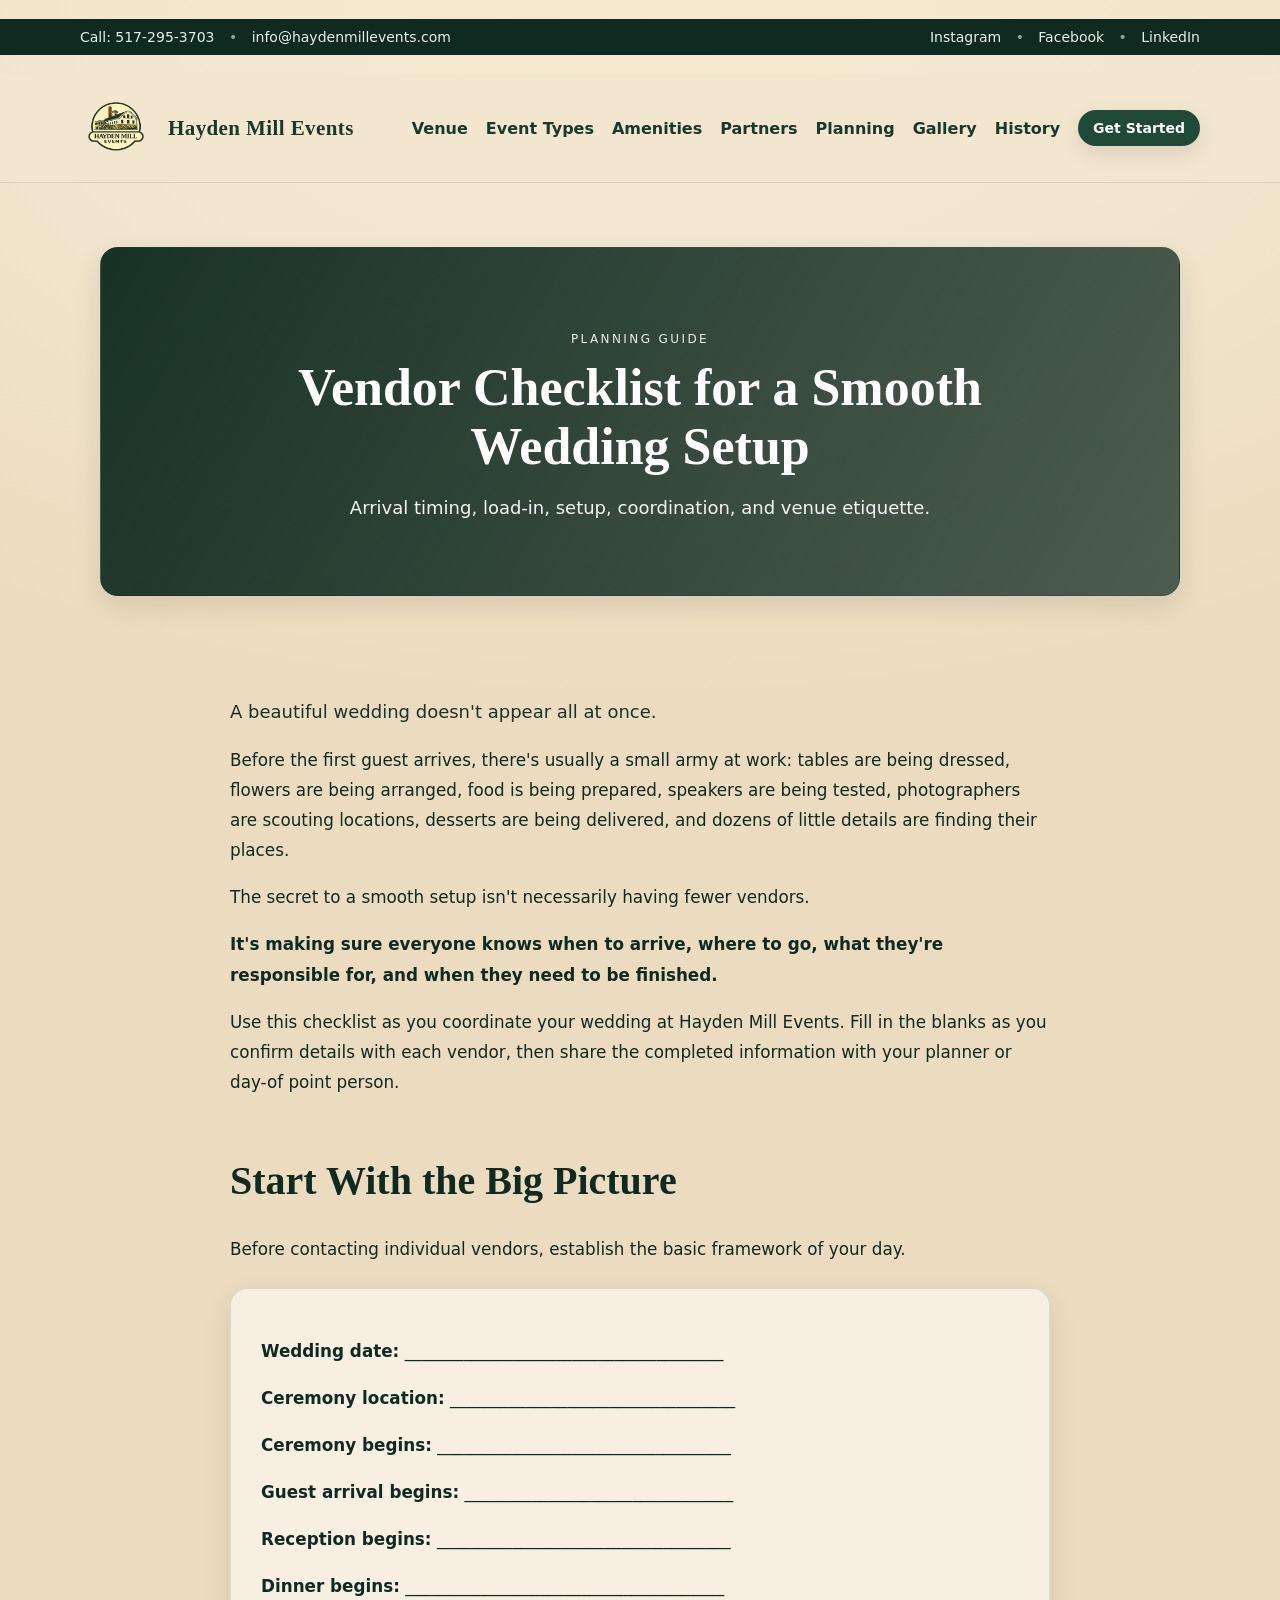
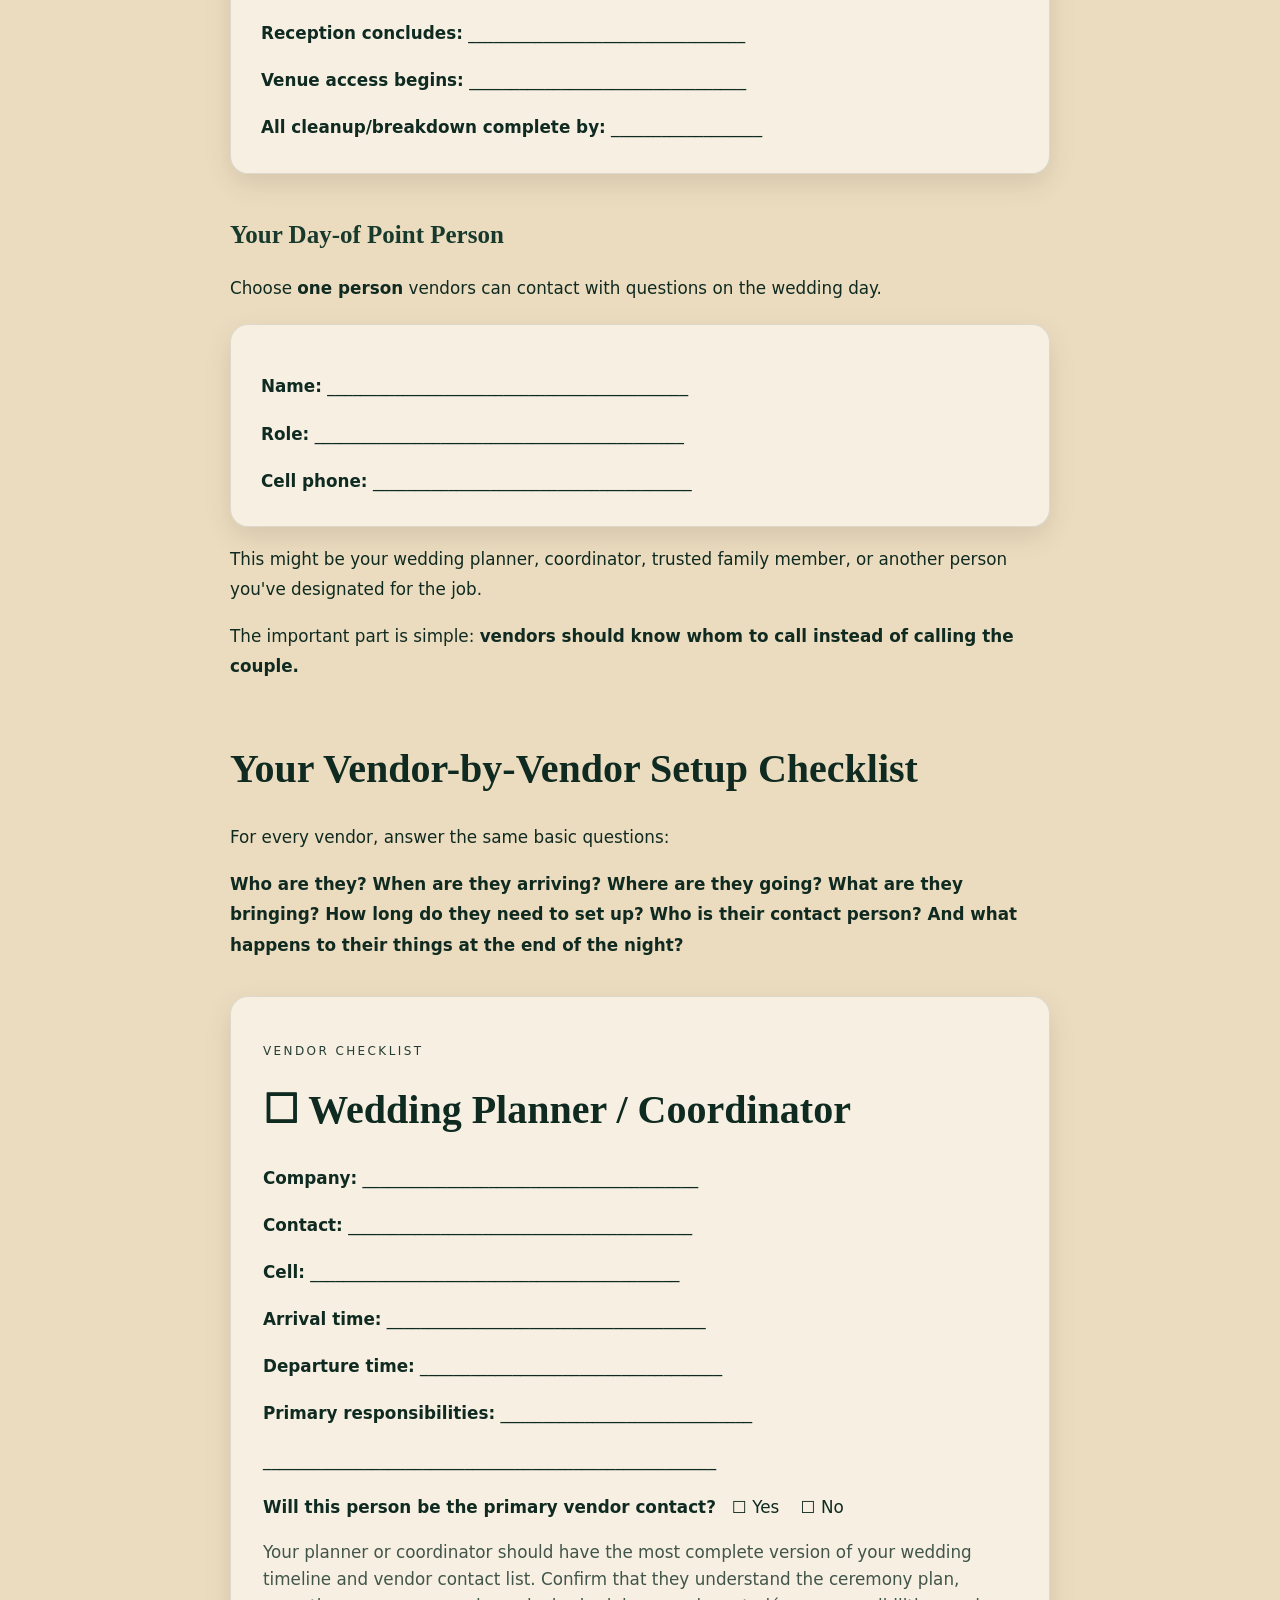
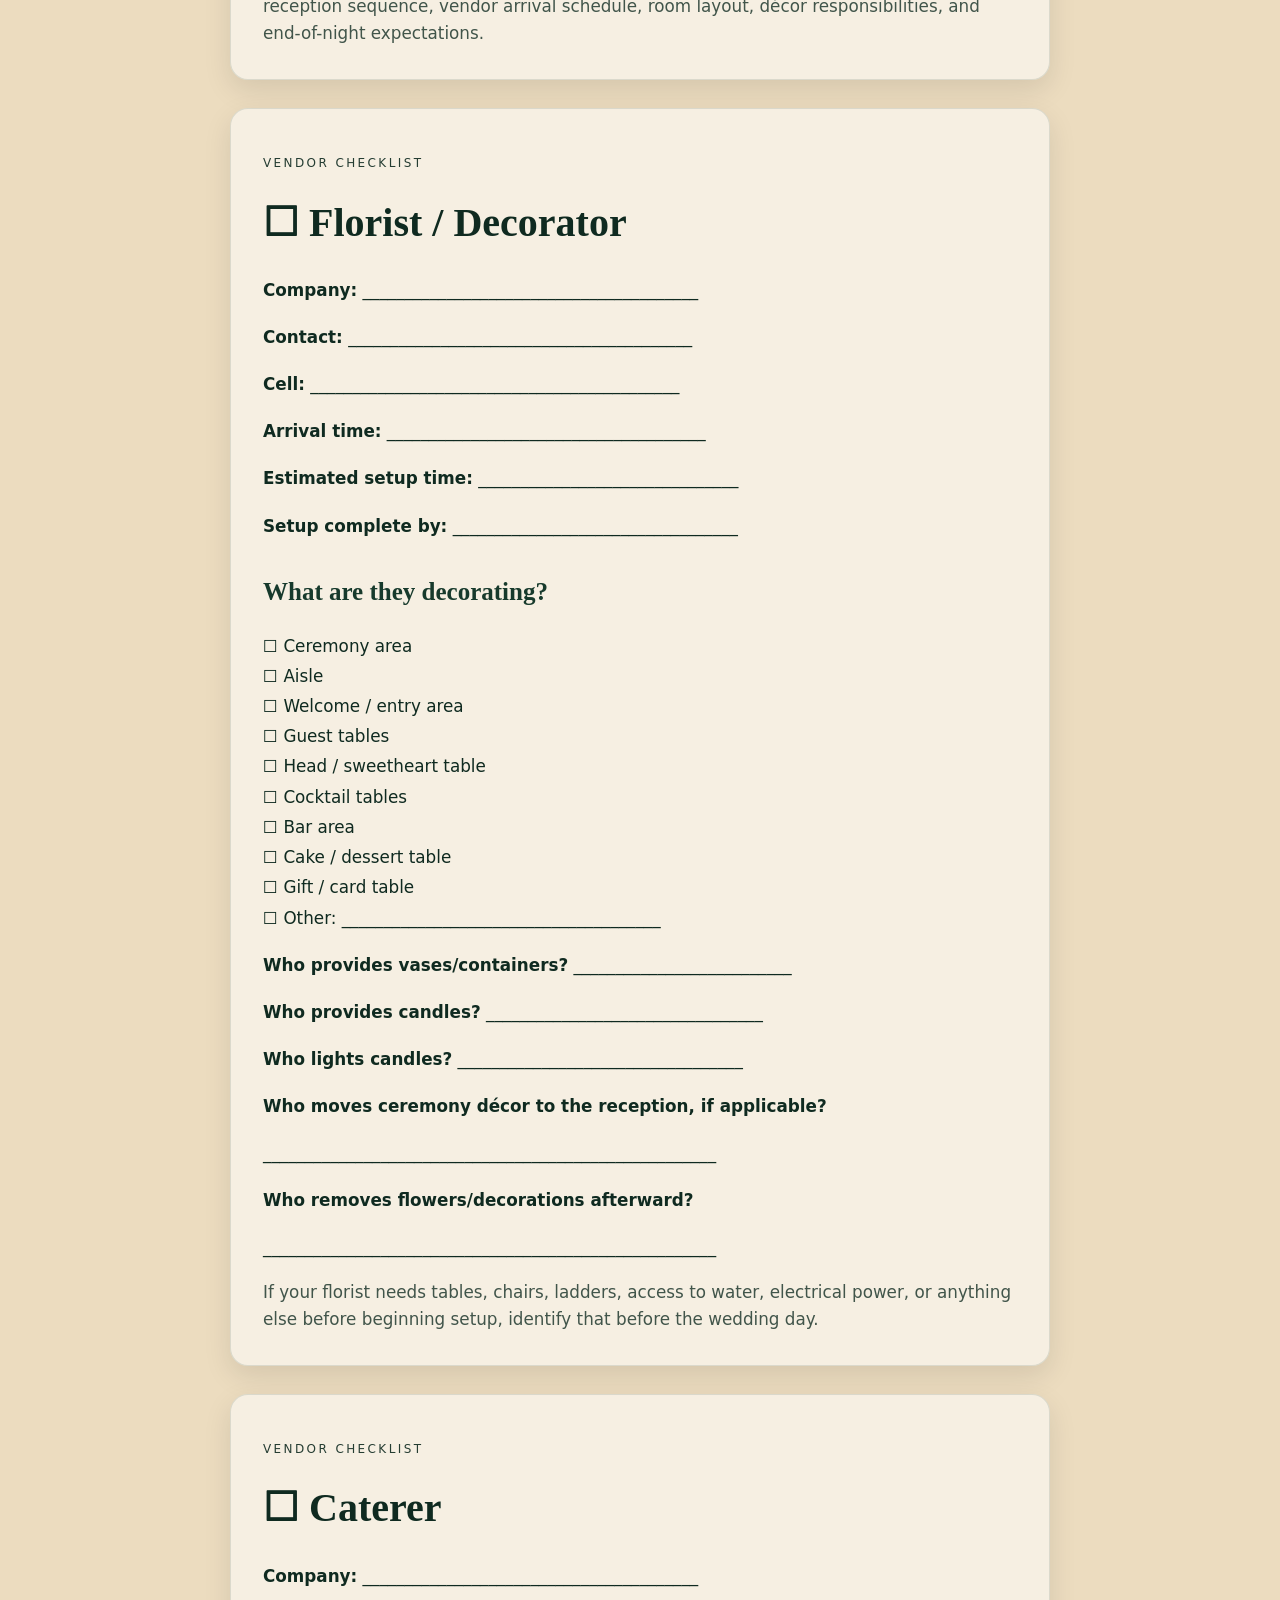
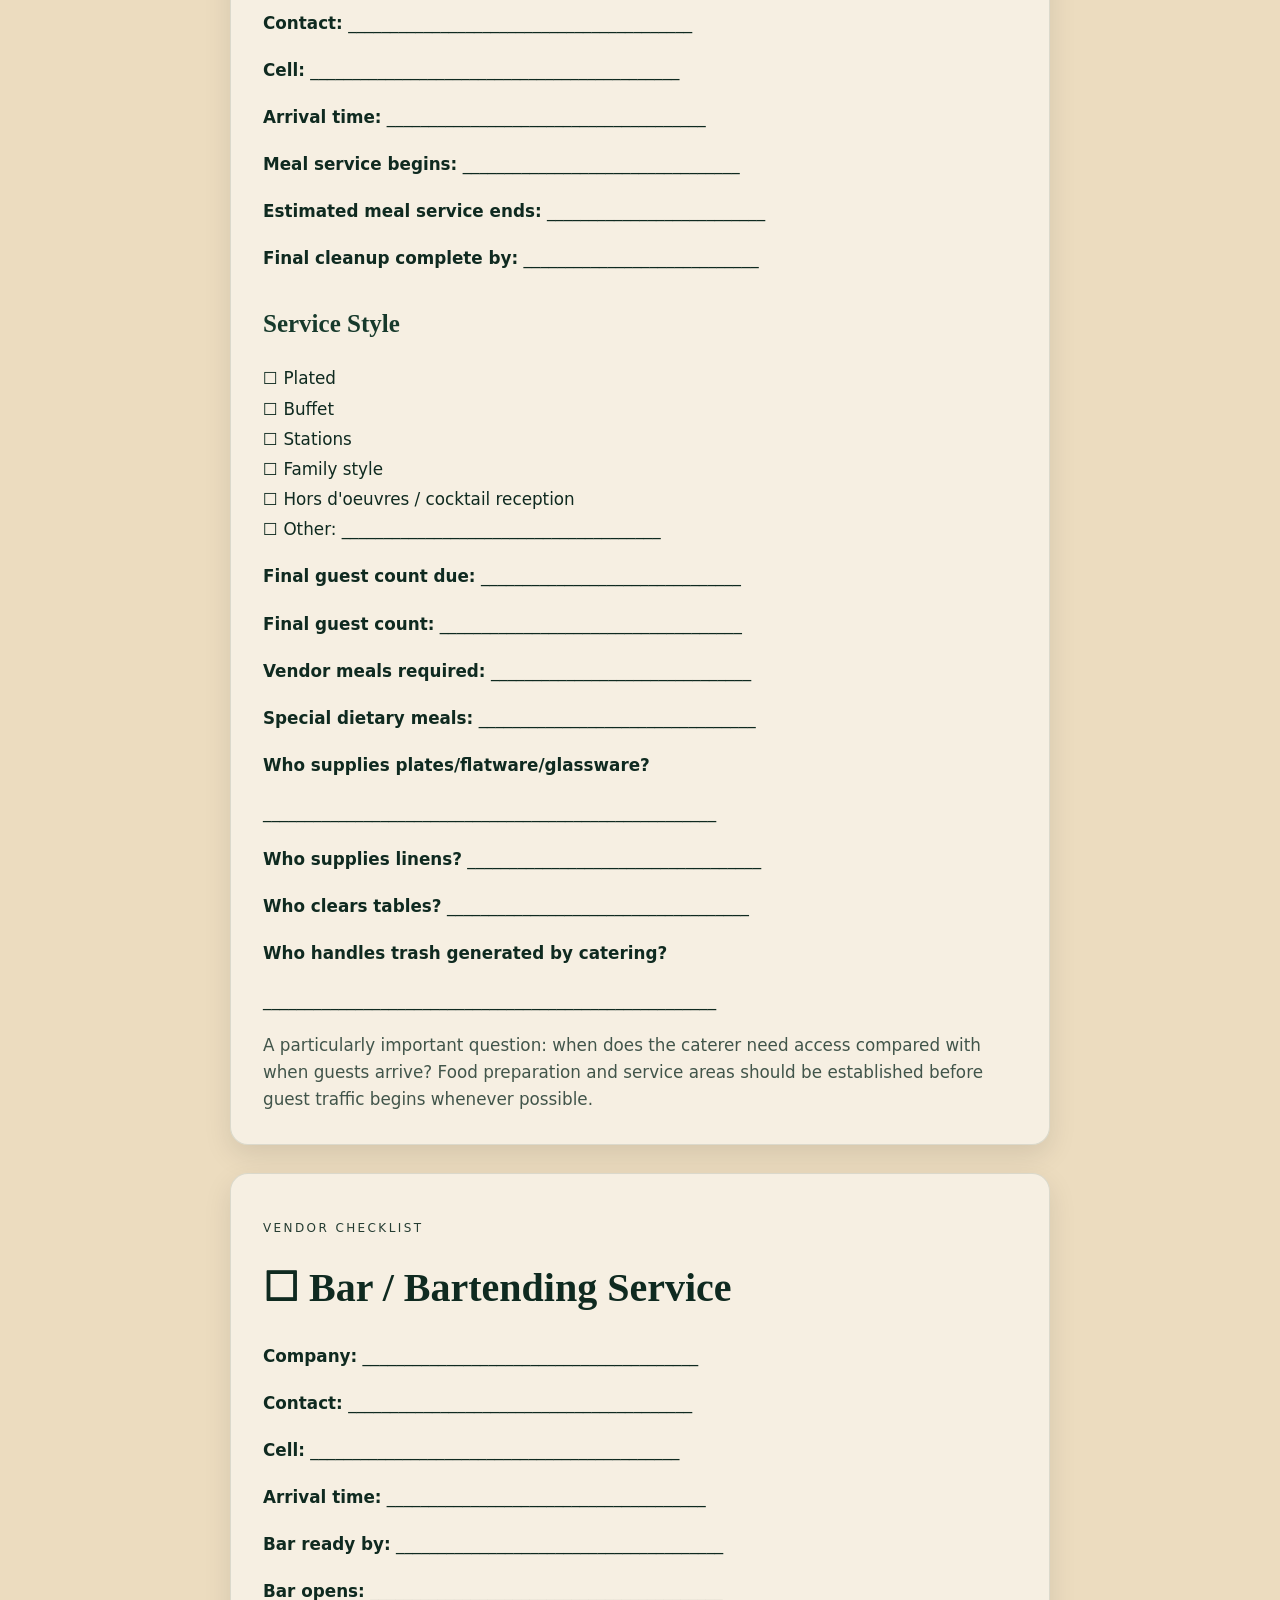
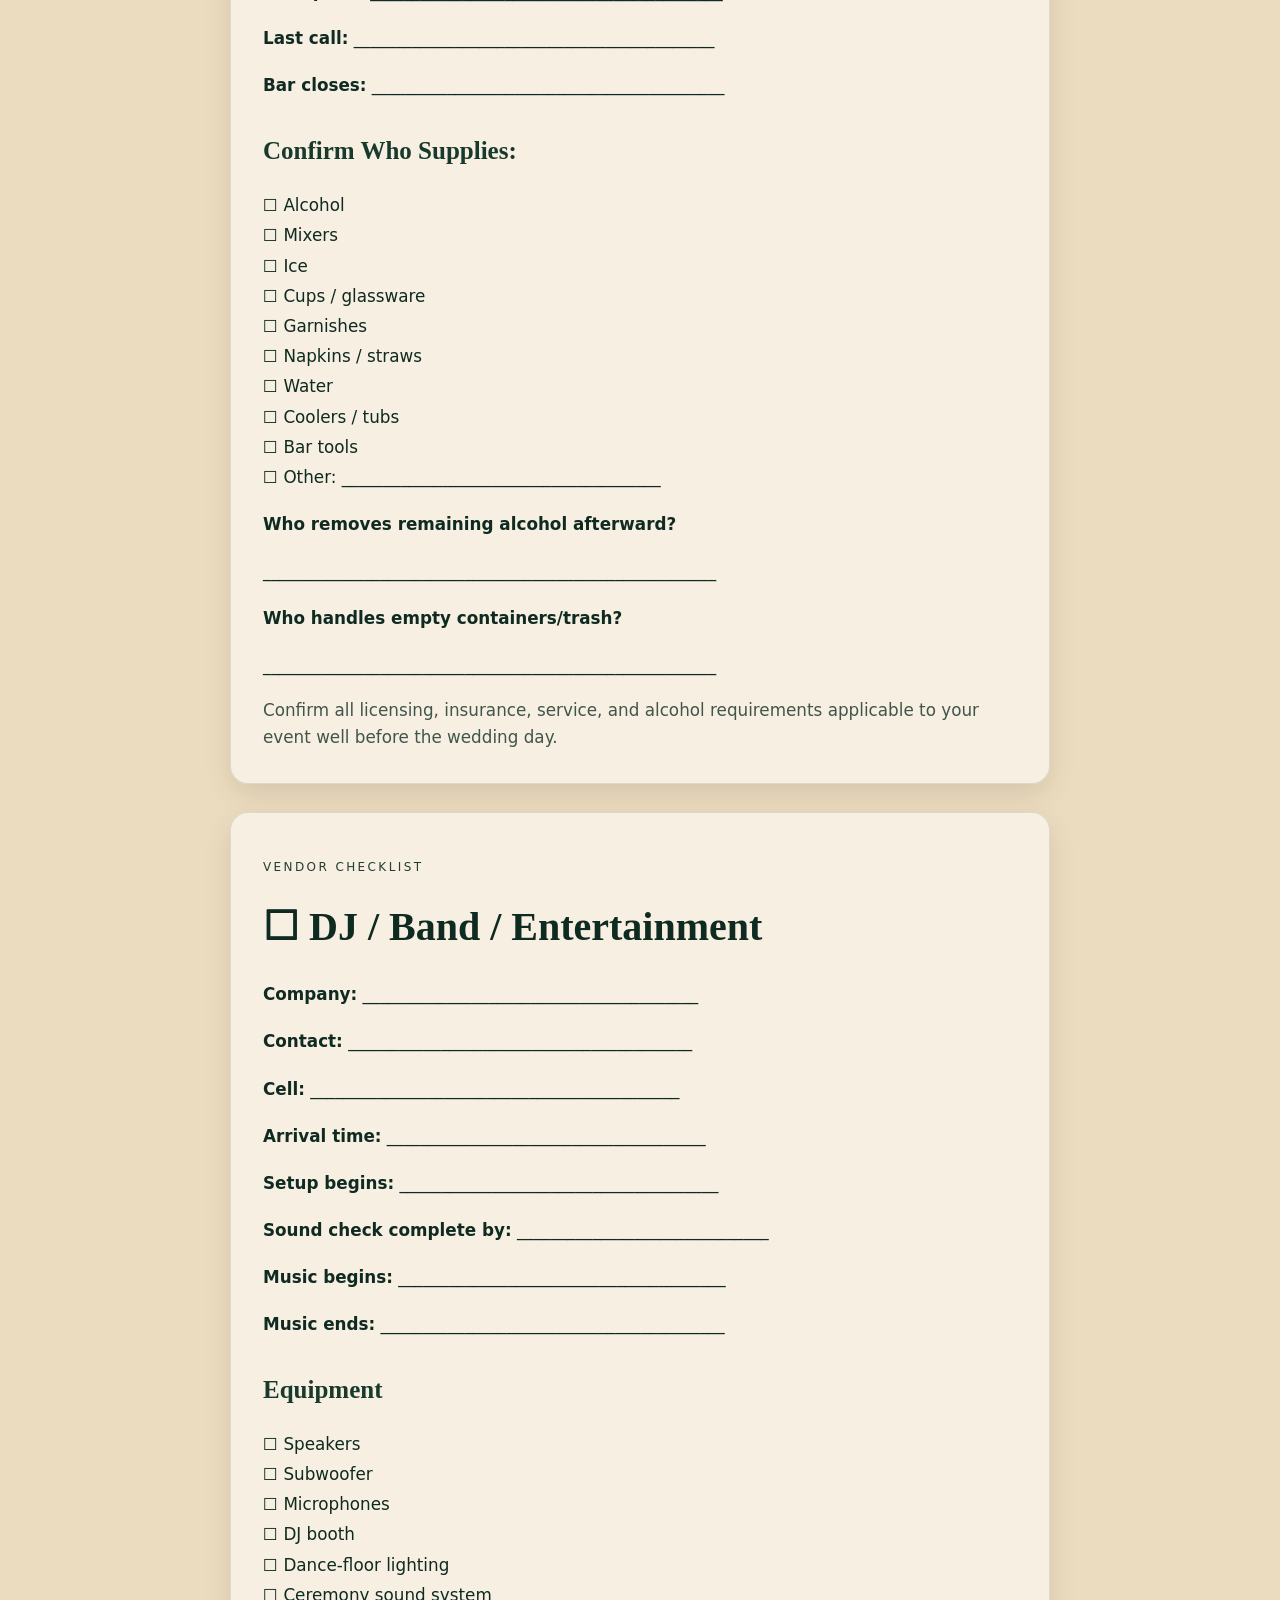
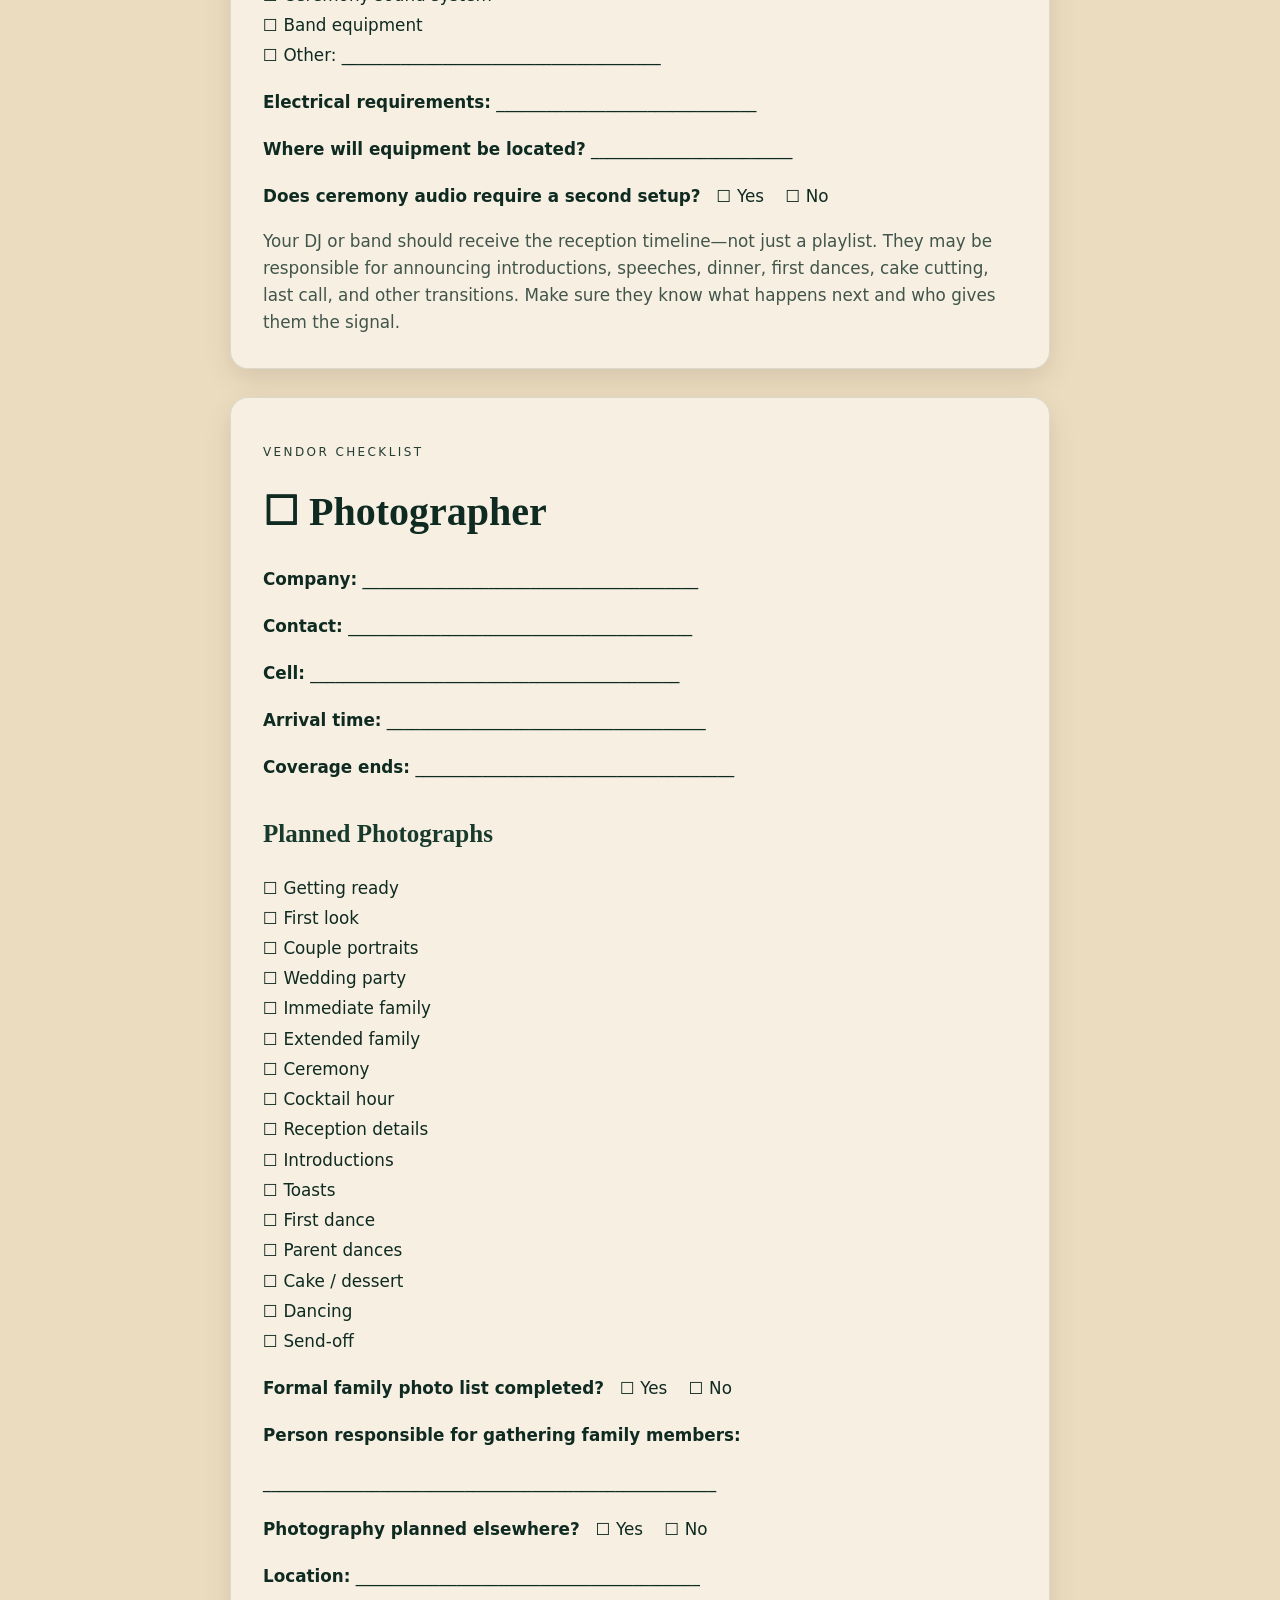
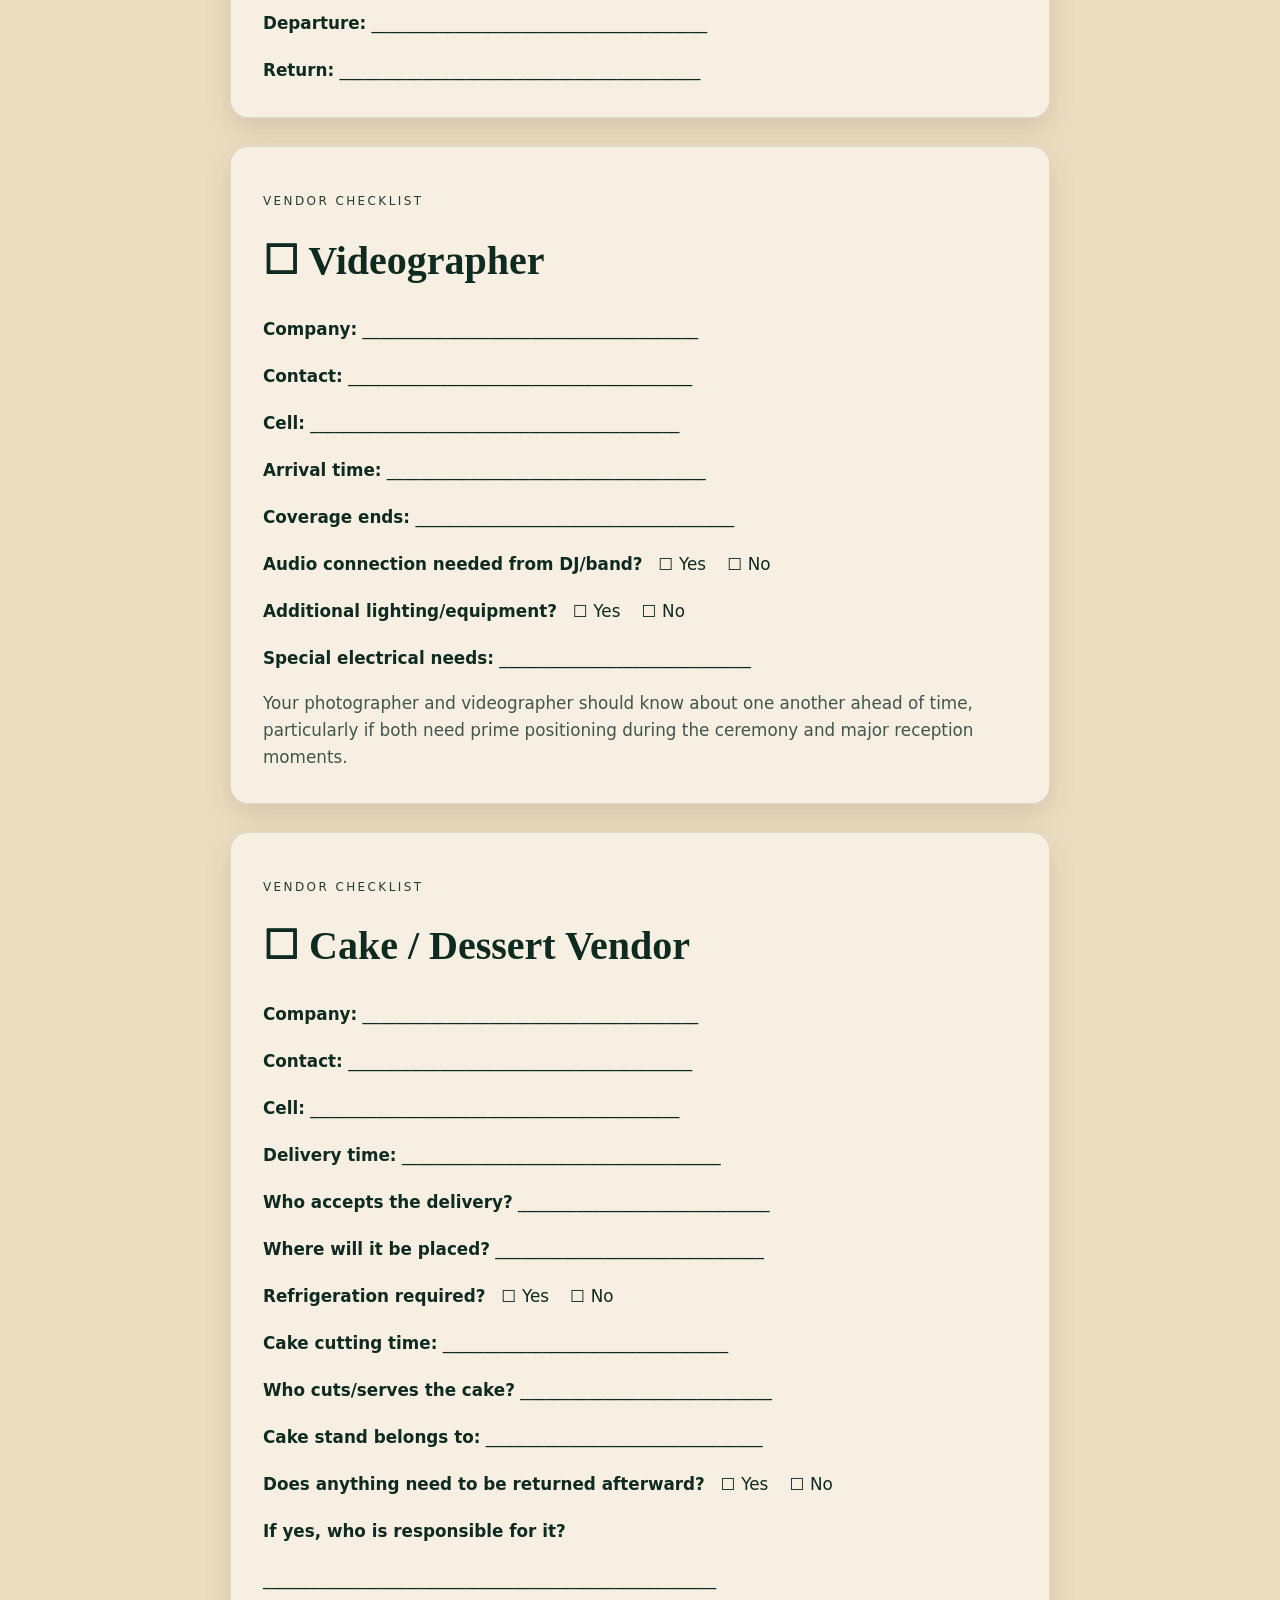
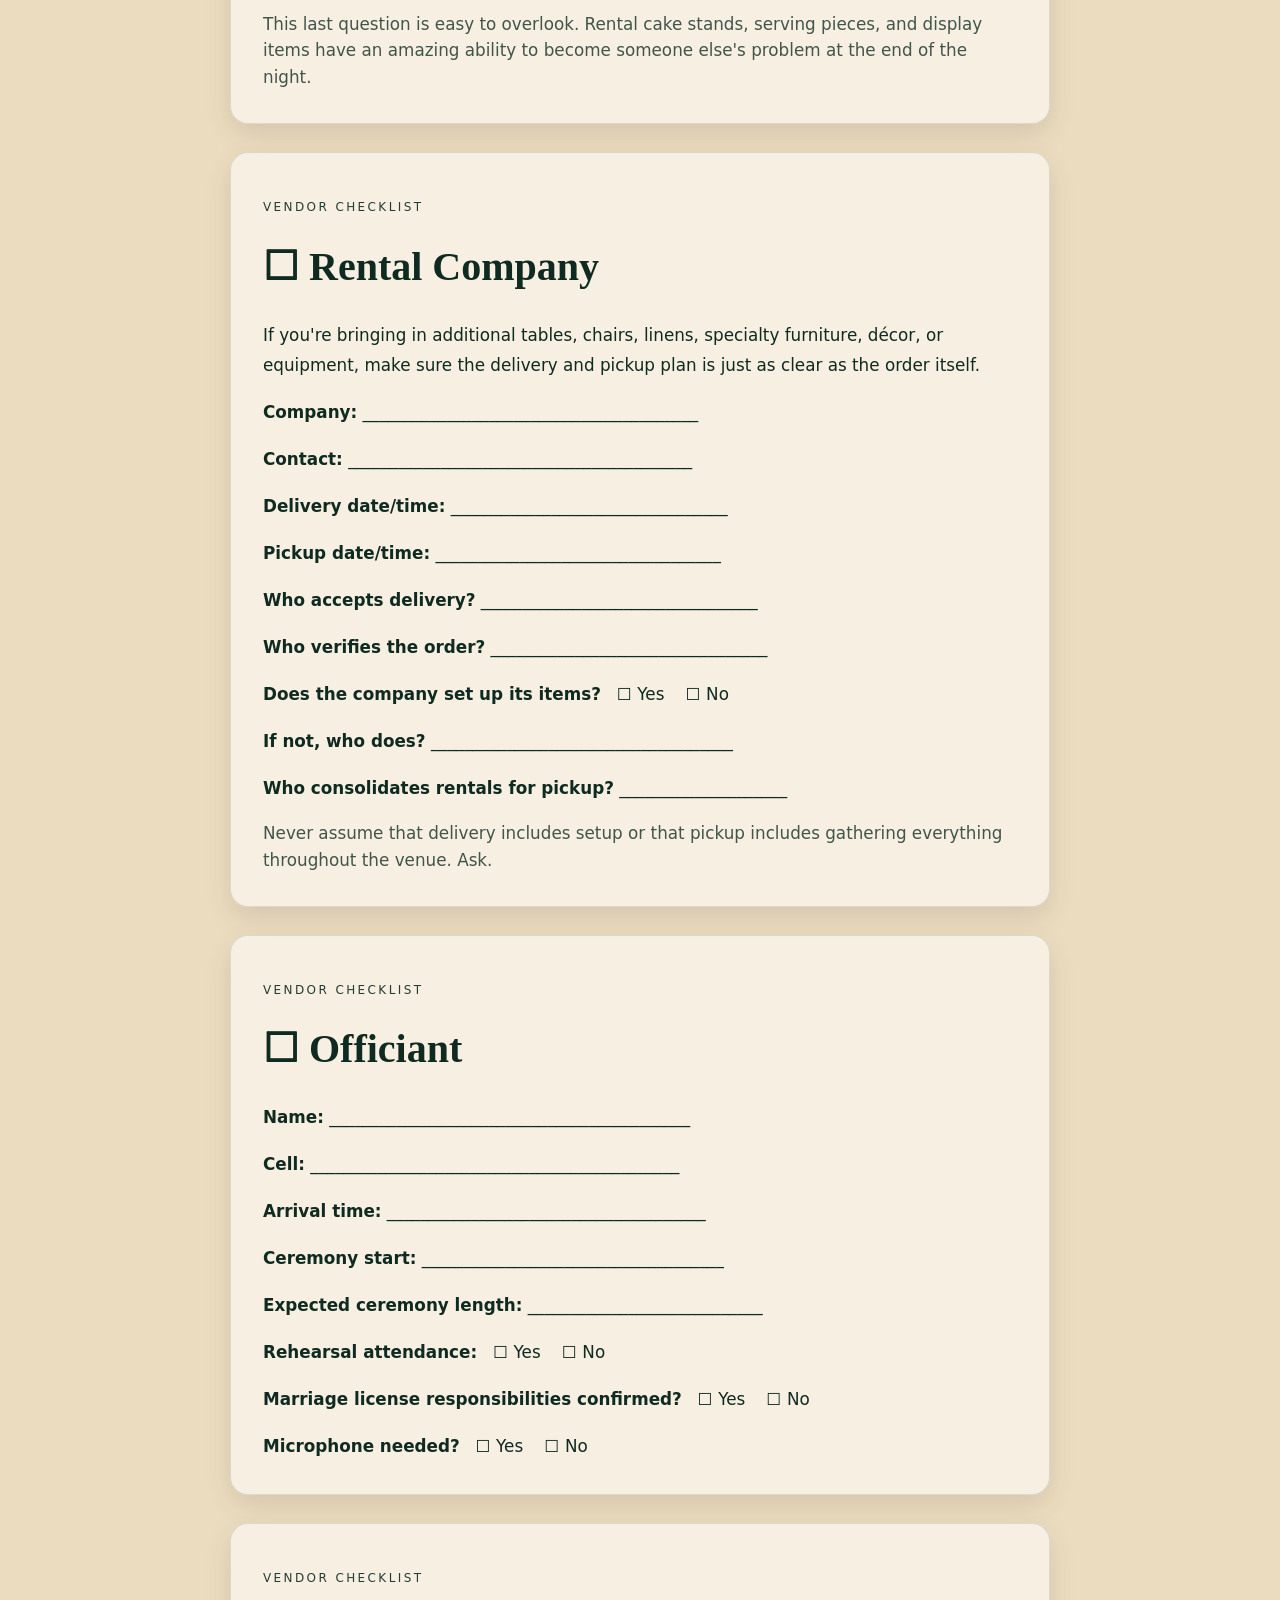
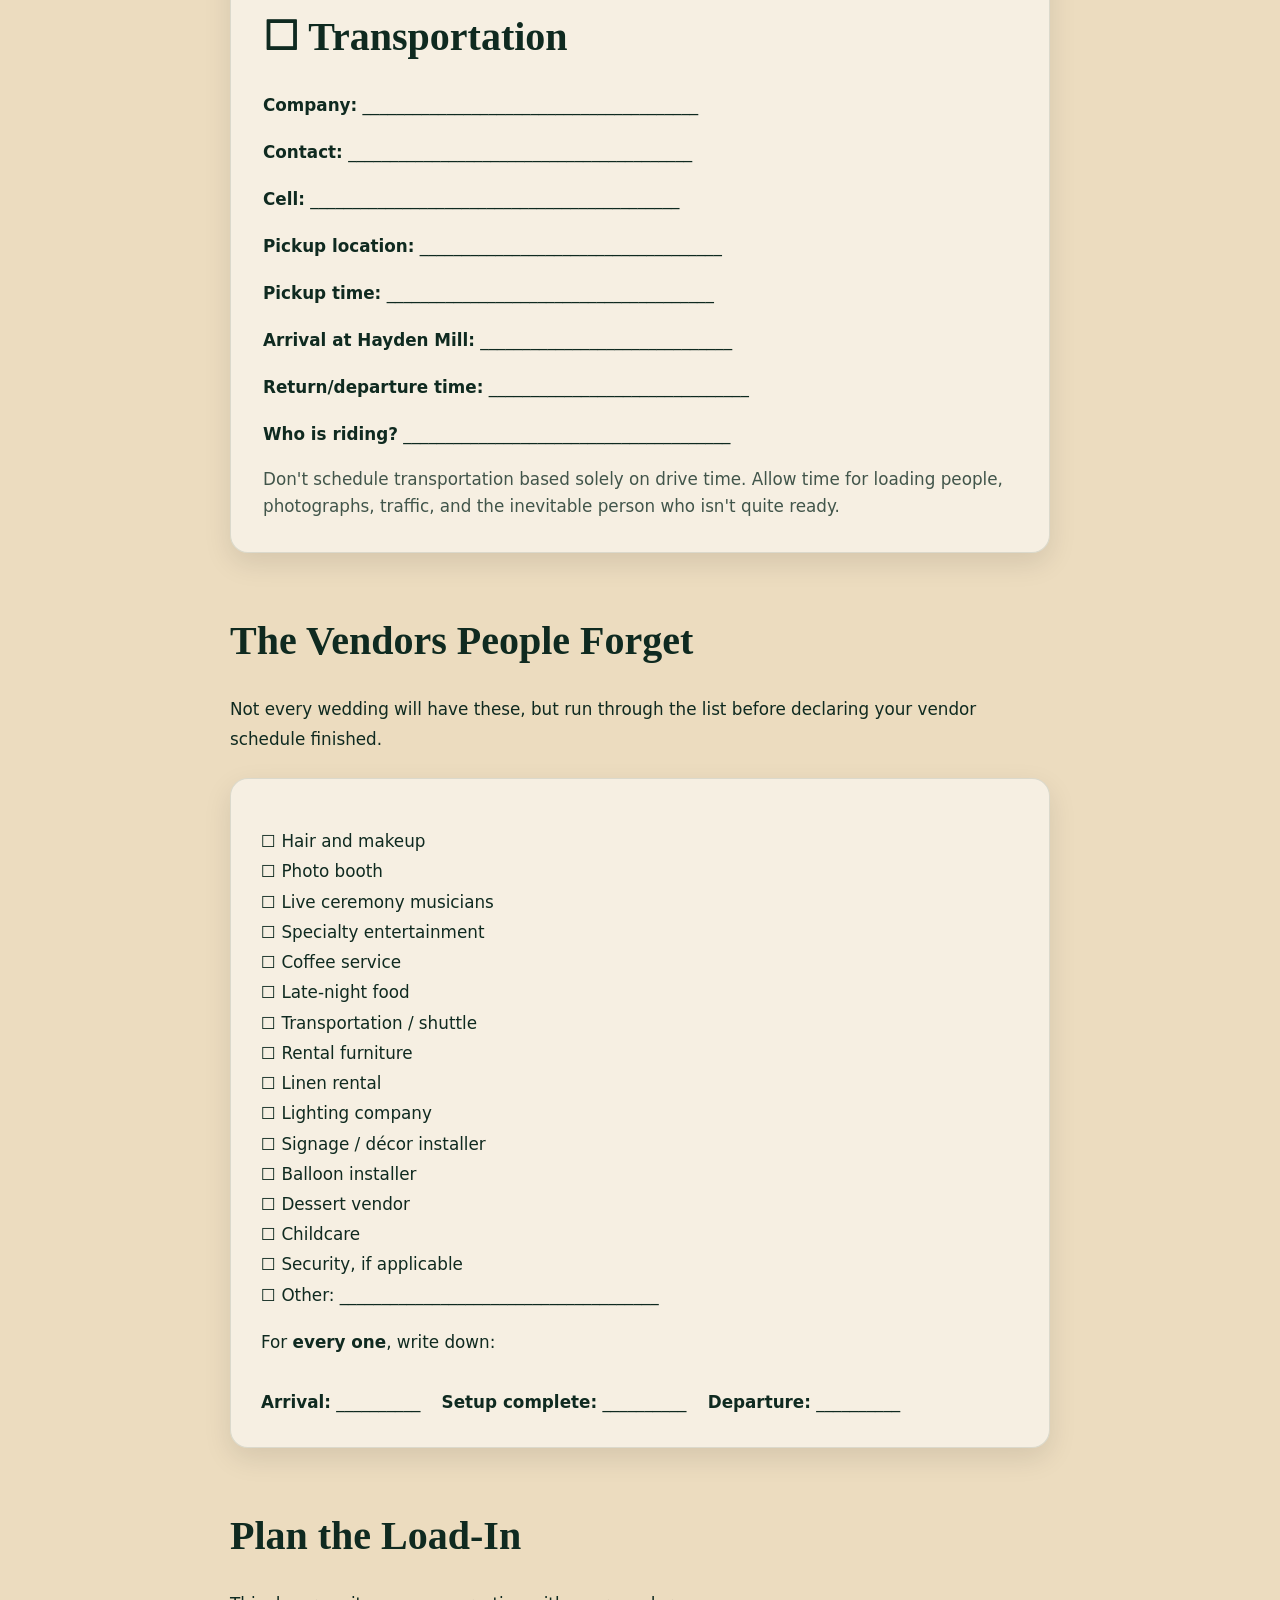
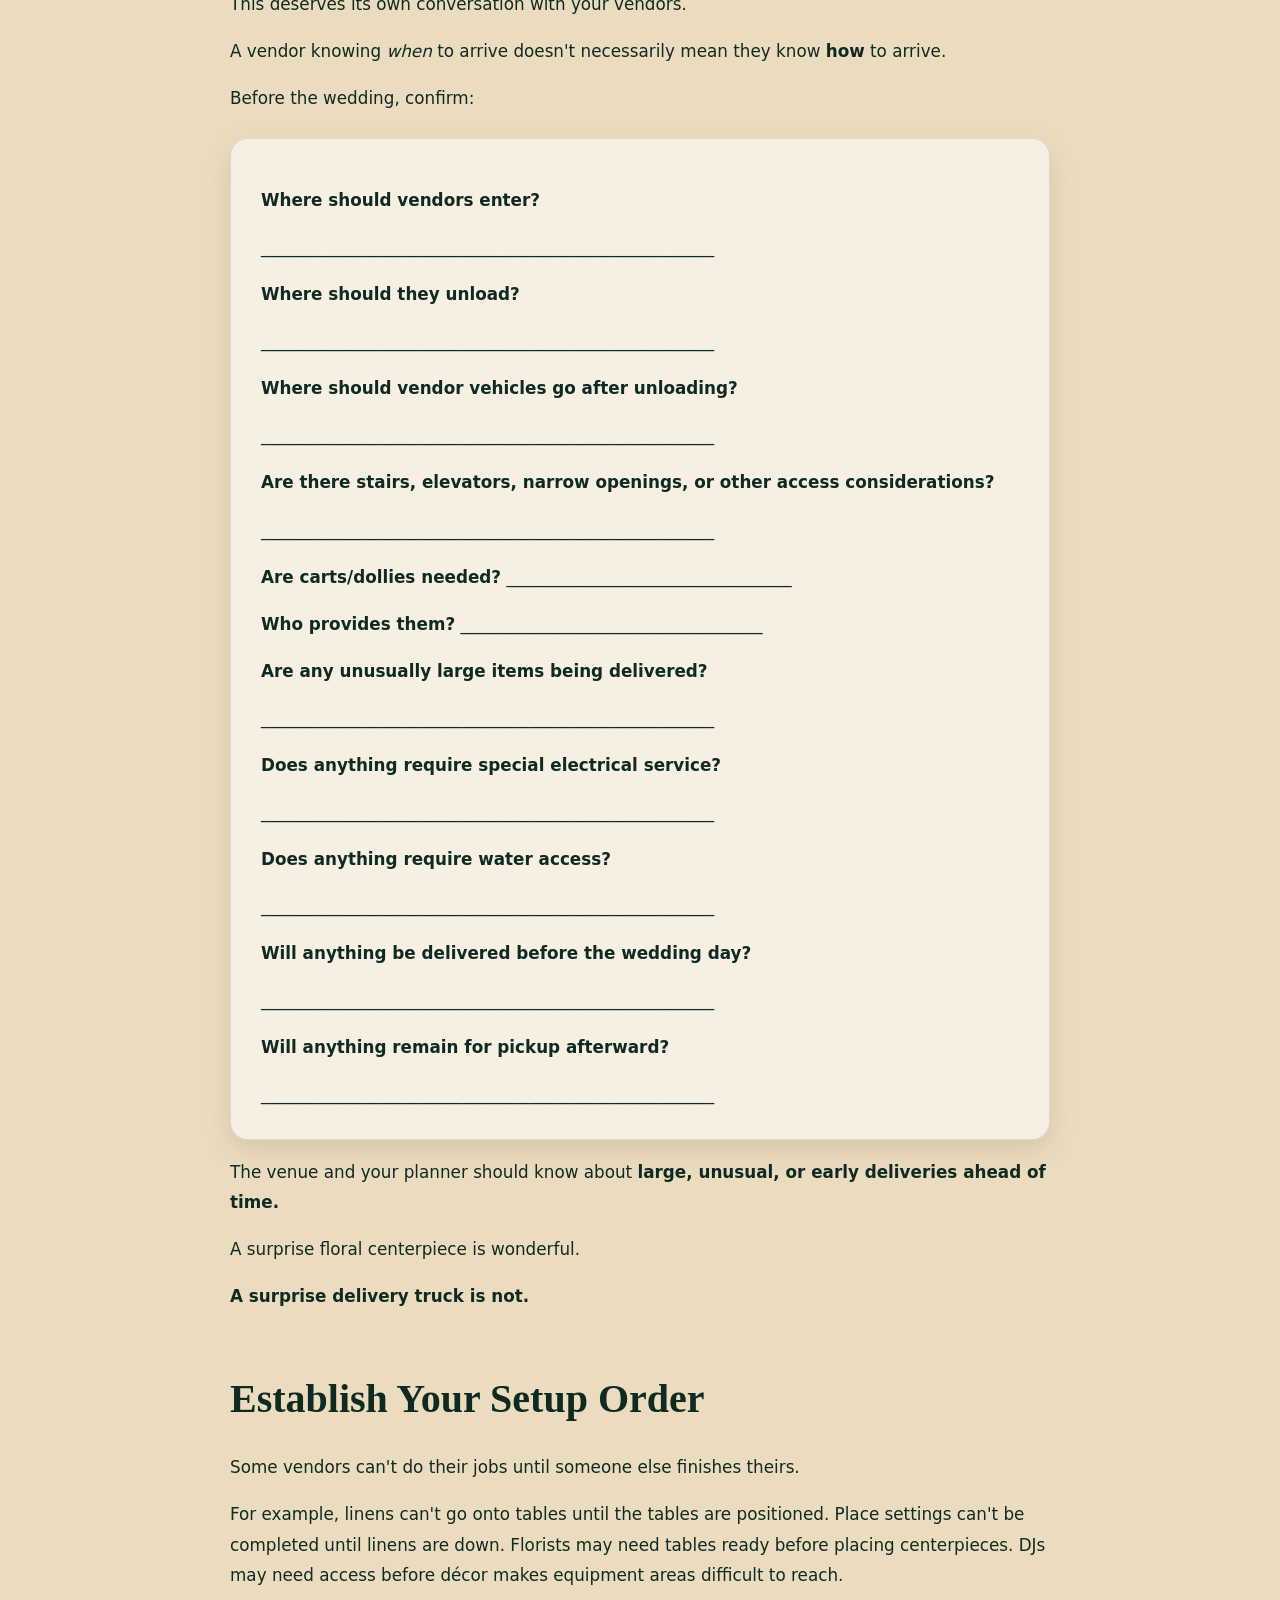
<file: article3.html>
<!doctype html>
<html lang="en">
<head>
  <meta charset="utf-8" />
  <meta name="viewport" content="width=device-width, initial-scale=1" />
  <title>Hayden Mill Events</title>
  <meta name="description" content="Vendor Checklist for a smooth Wedding setup at Hayden Mill Events" />
  <link rel="stylesheet" href="css/styles.css" />
</head>

<body>
  <!-- =========================================================
       Top Contact Ribbon
       - Phone + email (left)
       - Social links (right)
       ========================================================= -->
  <div class="topbar">
    <div class="wrap topbar__inner">
      <div class="topbar__left">
        <a href="tel:+15172953703">Call: 517-295-3703</a>
        <span class="dot">•</span>
        <a href="mailto:info@haydenmillevents.com">info@haydenmillevents.com</a>
      </div>

      <div class="topbar__right">
        <a href="https://www.instagram.com/haydenmillevents/"
           aria-label="Instagram"
           target="_blank"
           rel="noopener">Instagram</a>
        <span class="dot">•</span>
        <a href="https://www.facebook.com/haydenmillevents"
           aria-label="Facebook"
           target="_blank"
           rel="noopener">Facebook</a>
        <span class="dot">•</span>
        <a href="https://www.linkedin.com/company/hayden-mill-events"
           aria-label="LinkedIn"
           target="_blank"
           rel="noopener">LinkedIn</a> 
      </div>
    </div>
  </div>

  <!-- Header / Nav -->
<header class="header">
  <div class="wrap header__inner">
    <a class="brand" href="index.html" aria-label="Hayden Mill Events home">
      <img
        class="brand__logo"
        src="assets/img/logo.png"
        alt="Hayden Mill Events logo"
        decoding="async"
      />
      <span class="brand__name">Hayden Mill Events</span>
    </a>

    <nav class="nav" aria-label="Primary">
      <a href="index.html#venue">Venue</a>
      <a href="index.html#event-types">Event Types</a>
      <a href="index.html#amenities">Amenities</a>
      <a href="index.html#vendors">Partners</a>
      <a href="index.html#articles" class="is-active">Planning</a>

      <!-- These now match normal ribbon links, but go to separate pages -->
      <a href="gallery.html">Gallery</a>
      <a href="history.html">History</a>

      <!-- Keep Get Started as the primary CTA -->
      <a class="btn btn--sm" href="get-started.html">Get Started</a>
    </nav>

    <button class="navToggle" aria-label="Open menu" aria-expanded="false">Menu</button>
  </div>
</header>

<main>

  <!-- =========================================================
       Article Header
       ========================================================= -->
  <section class="section">
    <div class="wrap">

      <div
        class="card"
        style="
          background:linear-gradient(
            120deg,
            rgba(15,42,32,.96),
            rgba(15,42,32,.72)
          );
          color:#fff;
          text-align:center;
          padding:72px 30px;
        "
      >
        <p class="kicker">PLANNING GUIDE</p>

        <h1 style="margin:6px auto 0; max-width:850px;">
          Vendor Checklist for a Smooth Wedding Setup
        </h1>

        <p
          class="lead"
          style="
            max-width:720px;
            margin:18px auto 0;
          "
        >
          Arrival timing, load-in, setup, coordination, and venue etiquette.
        </p>
      </div>

    </div>
  </section>


  <!-- =========================================================
       Article Body
       ========================================================= -->
  <section class="section" style="padding-top:20px;">
    <div class="wrap">

      <article
        style="
          max-width:820px;
          margin:0 auto;
          font-size:1.05rem;
          line-height:1.8;
        "
      >

        <p class="lead">
          A beautiful wedding doesn't appear all at once.
        </p>

        <p>
          Before the first guest arrives, there's usually a small army at
          work: tables are being dressed, flowers are being arranged, food
          is being prepared, speakers are being tested, photographers are
          scouting locations, desserts are being delivered, and dozens of
          little details are finding their places.
        </p>

        <p>
          The secret to a smooth setup isn't necessarily having fewer
          vendors.
        </p>

        <p>
          <strong>
            It's making sure everyone knows when to arrive, where to go,
            what they're responsible for, and when they need to be finished.
          </strong>
        </p>

        <p>
          Use this checklist as you coordinate your wedding at Hayden Mill
          Events. Fill in the blanks as you confirm details with each vendor,
          then share the completed information with your planner or day-of
          point person.
        </p>


        <!-- =====================================================
             Big Picture
             ===================================================== -->
        <h2 style="margin-top:48px;">
          Start With the Big Picture
        </h2>

        <p>
          Before contacting individual vendors, establish the basic
          framework of your day.
        </p>

        <div
          class="card"
          style="
            margin-top:24px;
            padding:30px;
          "
        >

          <p>
            <strong>Wedding date:</strong>
            ______________________________________
          </p>

          <p>
            <strong>Ceremony location:</strong>
            __________________________________
          </p>

          <p>
            <strong>Ceremony begins:</strong>
            ___________________________________
          </p>

          <p>
            <strong>Guest arrival begins:</strong>
            ________________________________
          </p>

          <p>
            <strong>Reception begins:</strong>
            ___________________________________
          </p>

          <p>
            <strong>Dinner begins:</strong>
            ______________________________________
          </p>

          <p>
            <strong>Reception concludes:</strong>
            _________________________________
          </p>

          <p>
            <strong>Venue access begins:</strong>
            _________________________________
          </p>

          <p style="margin-bottom:0;">
            <strong>All cleanup/breakdown complete by:</strong>
            __________________
          </p>

        </div>


        <h3 style="margin-top:38px;">
          Your Day-of Point Person
        </h3>

        <p>
          Choose <strong>one person</strong> vendors can contact with
          questions on the wedding day.
        </p>

        <div
          class="card"
          style="
            margin-top:20px;
            padding:30px;
          "
        >

          <p>
            <strong>Name:</strong>
            ___________________________________________
          </p>

          <p>
            <strong>Role:</strong>
            ____________________________________________
          </p>

          <p style="margin-bottom:0;">
            <strong>Cell phone:</strong>
            ______________________________________
          </p>

        </div>

        <p>
          This might be your wedding planner, coordinator, trusted family
          member, or another person you've designated for the job.
        </p>

        <p>
          The important part is simple:
          <strong>
            vendors should know whom to call instead of calling the couple.
          </strong>
        </p>


        <!-- =====================================================
             Vendor Checklist Intro
             ===================================================== -->
        <h2 style="margin-top:52px;">
          Your Vendor-by-Vendor Setup Checklist
        </h2>

        <p>
          For every vendor, answer the same basic questions:
        </p>

        <p>
          <strong>
            Who are they? When are they arriving? Where are they going?
            What are they bringing? How long do they need to set up?
            Who is their contact person? And what happens to their things
            at the end of the night?
          </strong>
        </p>


        <!-- =====================================================
             Coordinator
             ===================================================== -->
        <div
          class="card"
          style="
            margin-top:36px;
            padding:32px;
          "
        >

          <p class="kicker">VENDOR CHECKLIST</p>

          <h2 style="margin-top:6px;">
            ☐ Wedding Planner / Coordinator
          </h2>

          <p>
            <strong>Company:</strong>
            ________________________________________
          </p>

          <p>
            <strong>Contact:</strong>
            _________________________________________
          </p>

          <p>
            <strong>Cell:</strong>
            ____________________________________________
          </p>

          <p>
            <strong>Arrival time:</strong>
            ______________________________________
          </p>

          <p>
            <strong>Departure time:</strong>
            ____________________________________
          </p>

          <p>
            <strong>Primary responsibilities:</strong>
            ______________________________
          </p>

          <p>
            ______________________________________________________
          </p>

          <p>
            <strong>Will this person be the primary vendor contact?</strong>
            &nbsp; ☐ Yes &nbsp;&nbsp; ☐ No
          </p>

          <p class="muted" style="margin-bottom:0;">
            Your planner or coordinator should have the most complete
            version of your wedding timeline and vendor contact list.
            Confirm that they understand the ceremony plan, reception
            sequence, vendor arrival schedule, room layout, décor
            responsibilities, and end-of-night expectations.
          </p>

        </div>


        <!-- =====================================================
             Florist
             ===================================================== -->
        <div
          class="card"
          style="
            margin-top:28px;
            padding:32px;
          "
        >

          <p class="kicker">VENDOR CHECKLIST</p>

          <h2 style="margin-top:6px;">
            ☐ Florist / Decorator
          </h2>

          <p>
            <strong>Company:</strong>
            ________________________________________
          </p>

          <p>
            <strong>Contact:</strong>
            _________________________________________
          </p>

          <p>
            <strong>Cell:</strong>
            ____________________________________________
          </p>

          <p>
            <strong>Arrival time:</strong>
            ______________________________________
          </p>

          <p>
            <strong>Estimated setup time:</strong>
            _______________________________
          </p>

          <p>
            <strong>Setup complete by:</strong>
            __________________________________
          </p>

          <h3 style="margin-top:28px;">
            What are they decorating?
          </h3>

          <p>
            ☐ Ceremony area<br>
            ☐ Aisle<br>
            ☐ Welcome / entry area<br>
            ☐ Guest tables<br>
            ☐ Head / sweetheart table<br>
            ☐ Cocktail tables<br>
            ☐ Bar area<br>
            ☐ Cake / dessert table<br>
            ☐ Gift / card table<br>
            ☐ Other: ______________________________________
          </p>

          <p>
            <strong>Who provides vases/containers?</strong>
            __________________________
          </p>

          <p>
            <strong>Who provides candles?</strong>
            _________________________________
          </p>

          <p>
            <strong>Who lights candles?</strong>
            __________________________________
          </p>

          <p>
            <strong>
              Who moves ceremony décor to the reception, if applicable?
            </strong>
          </p>

          <p>
            ______________________________________________________
          </p>

          <p>
            <strong>Who removes flowers/decorations afterward?</strong>
          </p>

          <p>
            ______________________________________________________
          </p>

          <p class="muted" style="margin-bottom:0;">
            If your florist needs tables, chairs, ladders, access to water,
            electrical power, or anything else before beginning setup,
            identify that before the wedding day.
          </p>

        </div>


        <!-- =====================================================
             Caterer
             ===================================================== -->
        <div
          class="card"
          style="
            margin-top:28px;
            padding:32px;
          "
        >

          <p class="kicker">VENDOR CHECKLIST</p>

          <h2 style="margin-top:6px;">
            ☐ Caterer
          </h2>

          <p>
            <strong>Company:</strong>
            ________________________________________
          </p>

          <p>
            <strong>Contact:</strong>
            _________________________________________
          </p>

          <p>
            <strong>Cell:</strong>
            ____________________________________________
          </p>

          <p>
            <strong>Arrival time:</strong>
            ______________________________________
          </p>

          <p>
            <strong>Meal service begins:</strong>
            _________________________________
          </p>

          <p>
            <strong>Estimated meal service ends:</strong>
            __________________________
          </p>

          <p>
            <strong>Final cleanup complete by:</strong>
            ____________________________
          </p>


          <h3 style="margin-top:28px;">
            Service Style
          </h3>

          <p>
            ☐ Plated<br>
            ☐ Buffet<br>
            ☐ Stations<br>
            ☐ Family style<br>
            ☐ Hors d'oeuvres / cocktail reception<br>
            ☐ Other: ______________________________________
          </p>

          <p>
            <strong>Final guest count due:</strong>
            _______________________________
          </p>

          <p>
            <strong>Final guest count:</strong>
            ____________________________________
          </p>

          <p>
            <strong>Vendor meals required:</strong>
            _______________________________
          </p>

          <p>
            <strong>Special dietary meals:</strong>
            _________________________________
          </p>

          <p>
            <strong>Who supplies plates/flatware/glassware?</strong>
          </p>

          <p>
            ______________________________________________________
          </p>

          <p>
            <strong>Who supplies linens?</strong>
            ___________________________________
          </p>

          <p>
            <strong>Who clears tables?</strong>
            ____________________________________
          </p>

          <p>
            <strong>Who handles trash generated by catering?</strong>
          </p>

          <p>
            ______________________________________________________
          </p>

          <p class="muted" style="margin-bottom:0;">
            A particularly important question: when does the caterer need
            access compared with when guests arrive? Food preparation and
            service areas should be established before guest traffic begins
            whenever possible.
          </p>

        </div>


        <!-- =====================================================
             Bar
             ===================================================== -->
        <div
          class="card"
          style="
            margin-top:28px;
            padding:32px;
          "
        >

          <p class="kicker">VENDOR CHECKLIST</p>

          <h2 style="margin-top:6px;">
            ☐ Bar / Bartending Service
          </h2>

          <p>
            <strong>Company:</strong>
            ________________________________________
          </p>

          <p>
            <strong>Contact:</strong>
            _________________________________________
          </p>

          <p>
            <strong>Cell:</strong>
            ____________________________________________
          </p>

          <p>
            <strong>Arrival time:</strong>
            ______________________________________
          </p>

          <p>
            <strong>Bar ready by:</strong>
            _______________________________________
          </p>

          <p>
            <strong>Bar opens:</strong>
            __________________________________________
          </p>

          <p>
            <strong>Last call:</strong>
            ___________________________________________
          </p>

          <p>
            <strong>Bar closes:</strong>
            __________________________________________
          </p>


          <h3 style="margin-top:28px;">
            Confirm Who Supplies:
          </h3>

          <p>
            ☐ Alcohol<br>
            ☐ Mixers<br>
            ☐ Ice<br>
            ☐ Cups / glassware<br>
            ☐ Garnishes<br>
            ☐ Napkins / straws<br>
            ☐ Water<br>
            ☐ Coolers / tubs<br>
            ☐ Bar tools<br>
            ☐ Other: ______________________________________
          </p>

          <p>
            <strong>Who removes remaining alcohol afterward?</strong>
          </p>

          <p>
            ______________________________________________________
          </p>

          <p>
            <strong>Who handles empty containers/trash?</strong>
          </p>

          <p>
            ______________________________________________________
          </p>

          <p class="muted" style="margin-bottom:0;">
            Confirm all licensing, insurance, service, and alcohol
            requirements applicable to your event well before the
            wedding day.
          </p>

        </div>


        <!-- =====================================================
             DJ / Entertainment
             ===================================================== -->
        <div
          class="card"
          style="
            margin-top:28px;
            padding:32px;
          "
        >

          <p class="kicker">VENDOR CHECKLIST</p>

          <h2 style="margin-top:6px;">
            ☐ DJ / Band / Entertainment
          </h2>

          <p>
            <strong>Company:</strong>
            ________________________________________
          </p>

          <p>
            <strong>Contact:</strong>
            _________________________________________
          </p>

          <p>
            <strong>Cell:</strong>
            ____________________________________________
          </p>

          <p>
            <strong>Arrival time:</strong>
            ______________________________________
          </p>

          <p>
            <strong>Setup begins:</strong>
            ______________________________________
          </p>

          <p>
            <strong>Sound check complete by:</strong>
            ______________________________
          </p>

          <p>
            <strong>Music begins:</strong>
            _______________________________________
          </p>

          <p>
            <strong>Music ends:</strong>
            _________________________________________
          </p>


          <h3 style="margin-top:28px;">
            Equipment
          </h3>

          <p>
            ☐ Speakers<br>
            ☐ Subwoofer<br>
            ☐ Microphones<br>
            ☐ DJ booth<br>
            ☐ Dance-floor lighting<br>
            ☐ Ceremony sound system<br>
            ☐ Band equipment<br>
            ☐ Other: ______________________________________
          </p>

          <p>
            <strong>Electrical requirements:</strong>
            _______________________________
          </p>

          <p>
            <strong>Where will equipment be located?</strong>
            ________________________
          </p>

          <p>
            <strong>Does ceremony audio require a second setup?</strong>
            &nbsp; ☐ Yes &nbsp;&nbsp; ☐ No
          </p>

          <p class="muted" style="margin-bottom:0;">
            Your DJ or band should receive the reception timeline—not just
            a playlist. They may be responsible for announcing
            introductions, speeches, dinner, first dances, cake cutting,
            last call, and other transitions. Make sure they know what
            happens next and who gives them the signal.
          </p>

        </div>


        <!-- =====================================================
             Photographer
             ===================================================== -->
        <div
          class="card"
          style="
            margin-top:28px;
            padding:32px;
          "
        >

          <p class="kicker">VENDOR CHECKLIST</p>

          <h2 style="margin-top:6px;">
            ☐ Photographer
          </h2>

          <p>
            <strong>Company:</strong>
            ________________________________________
          </p>

          <p>
            <strong>Contact:</strong>
            _________________________________________
          </p>

          <p>
            <strong>Cell:</strong>
            ____________________________________________
          </p>

          <p>
            <strong>Arrival time:</strong>
            ______________________________________
          </p>

          <p>
            <strong>Coverage ends:</strong>
            ______________________________________
          </p>


          <h3 style="margin-top:28px;">
            Planned Photographs
          </h3>

          <p>
            ☐ Getting ready<br>
            ☐ First look<br>
            ☐ Couple portraits<br>
            ☐ Wedding party<br>
            ☐ Immediate family<br>
            ☐ Extended family<br>
            ☐ Ceremony<br>
            ☐ Cocktail hour<br>
            ☐ Reception details<br>
            ☐ Introductions<br>
            ☐ Toasts<br>
            ☐ First dance<br>
            ☐ Parent dances<br>
            ☐ Cake / dessert<br>
            ☐ Dancing<br>
            ☐ Send-off
          </p>

          <p>
            <strong>Formal family photo list completed?</strong>
            &nbsp; ☐ Yes &nbsp;&nbsp; ☐ No
          </p>

          <p>
            <strong>Person responsible for gathering family members:</strong>
          </p>

          <p>
            ______________________________________________________
          </p>

          <p>
            <strong>Photography planned elsewhere?</strong>
            &nbsp; ☐ Yes &nbsp;&nbsp; ☐ No
          </p>

          <p>
            <strong>Location:</strong>
            _________________________________________
          </p>

          <p>
            <strong>Departure:</strong>
            ________________________________________
          </p>

          <p style="margin-bottom:0;">
            <strong>Return:</strong>
            ___________________________________________
          </p>

        </div>


        <!-- =====================================================
             Videographer
             ===================================================== -->
        <div
          class="card"
          style="
            margin-top:28px;
            padding:32px;
          "
        >

          <p class="kicker">VENDOR CHECKLIST</p>

          <h2 style="margin-top:6px;">
            ☐ Videographer
          </h2>

          <p>
            <strong>Company:</strong>
            ________________________________________
          </p>

          <p>
            <strong>Contact:</strong>
            _________________________________________
          </p>

          <p>
            <strong>Cell:</strong>
            ____________________________________________
          </p>

          <p>
            <strong>Arrival time:</strong>
            ______________________________________
          </p>

          <p>
            <strong>Coverage ends:</strong>
            ______________________________________
          </p>

          <p>
            <strong>Audio connection needed from DJ/band?</strong>
            &nbsp; ☐ Yes &nbsp;&nbsp; ☐ No
          </p>

          <p>
            <strong>Additional lighting/equipment?</strong>
            &nbsp; ☐ Yes &nbsp;&nbsp; ☐ No
          </p>

          <p>
            <strong>Special electrical needs:</strong>
            ______________________________
          </p>

          <p class="muted" style="margin-bottom:0;">
            Your photographer and videographer should know about one
            another ahead of time, particularly if both need prime
            positioning during the ceremony and major reception moments.
          </p>

        </div>


        <!-- =====================================================
             Cake / Dessert
             ===================================================== -->
        <div
          class="card"
          style="
            margin-top:28px;
            padding:32px;
          "
        >

          <p class="kicker">VENDOR CHECKLIST</p>

          <h2 style="margin-top:6px;">
            ☐ Cake / Dessert Vendor
          </h2>

          <p>
            <strong>Company:</strong>
            ________________________________________
          </p>

          <p>
            <strong>Contact:</strong>
            _________________________________________
          </p>

          <p>
            <strong>Cell:</strong>
            ____________________________________________
          </p>

          <p>
            <strong>Delivery time:</strong>
            ______________________________________
          </p>

          <p>
            <strong>Who accepts the delivery?</strong>
            ______________________________
          </p>

          <p>
            <strong>Where will it be placed?</strong>
            ________________________________
          </p>

          <p>
            <strong>Refrigeration required?</strong>
            &nbsp; ☐ Yes &nbsp;&nbsp; ☐ No
          </p>

          <p>
            <strong>Cake cutting time:</strong>
            __________________________________
          </p>

          <p>
            <strong>Who cuts/serves the cake?</strong>
            ______________________________
          </p>

          <p>
            <strong>Cake stand belongs to:</strong>
            _________________________________
          </p>

          <p>
            <strong>Does anything need to be returned afterward?</strong>
            &nbsp; ☐ Yes &nbsp;&nbsp; ☐ No
          </p>

          <p>
            <strong>If yes, who is responsible for it?</strong>
          </p>

          <p>
            ______________________________________________________
          </p>

          <p class="muted" style="margin-bottom:0;">
            This last question is easy to overlook. Rental cake stands,
            serving pieces, and display items have an amazing ability to
            become someone else's problem at the end of the night.
          </p>

        </div>


        <!-- =====================================================
             Rental Company
             ===================================================== -->
        <div
          class="card"
          style="
            margin-top:28px;
            padding:32px;
          "
        >

          <p class="kicker">VENDOR CHECKLIST</p>

          <h2 style="margin-top:6px;">
            ☐ Rental Company
          </h2>

          <p>
            If you're bringing in additional tables, chairs, linens,
            specialty furniture, décor, or equipment, make sure the
            delivery and pickup plan is just as clear as the order itself.
          </p>

          <p>
            <strong>Company:</strong>
            ________________________________________
          </p>

          <p>
            <strong>Contact:</strong>
            _________________________________________
          </p>

          <p>
            <strong>Delivery date/time:</strong>
            _________________________________
          </p>

          <p>
            <strong>Pickup date/time:</strong>
            __________________________________
          </p>

          <p>
            <strong>Who accepts delivery?</strong>
            _________________________________
          </p>

          <p>
            <strong>Who verifies the order?</strong>
            _________________________________
          </p>

          <p>
            <strong>Does the company set up its items?</strong>
            &nbsp; ☐ Yes &nbsp;&nbsp; ☐ No
          </p>

          <p>
            <strong>If not, who does?</strong>
            ____________________________________
          </p>

          <p>
            <strong>Who consolidates rentals for pickup?</strong>
            ____________________
          </p>

          <p class="muted" style="margin-bottom:0;">
            Never assume that delivery includes setup or that pickup
            includes gathering everything throughout the venue. Ask.
          </p>

        </div>


        <!-- =====================================================
             Officiant
             ===================================================== -->
        <div
          class="card"
          style="
            margin-top:28px;
            padding:32px;
          "
        >

          <p class="kicker">VENDOR CHECKLIST</p>

          <h2 style="margin-top:6px;">
            ☐ Officiant
          </h2>

          <p>
            <strong>Name:</strong>
            ___________________________________________
          </p>

          <p>
            <strong>Cell:</strong>
            ____________________________________________
          </p>

          <p>
            <strong>Arrival time:</strong>
            ______________________________________
          </p>

          <p>
            <strong>Ceremony start:</strong>
            ____________________________________
          </p>

          <p>
            <strong>Expected ceremony length:</strong>
            ____________________________
          </p>

          <p>
            <strong>Rehearsal attendance:</strong>
            &nbsp; ☐ Yes &nbsp;&nbsp; ☐ No
          </p>

          <p>
            <strong>Marriage license responsibilities confirmed?</strong>
            &nbsp; ☐ Yes &nbsp;&nbsp; ☐ No
          </p>

          <p style="margin-bottom:0;">
            <strong>Microphone needed?</strong>
            &nbsp; ☐ Yes &nbsp;&nbsp; ☐ No
          </p>

        </div>


        <!-- =====================================================
             Transportation
             ===================================================== -->
        <div
          class="card"
          style="
            margin-top:28px;
            padding:32px;
          "
        >

          <p class="kicker">VENDOR CHECKLIST</p>

          <h2 style="margin-top:6px;">
            ☐ Transportation
          </h2>

          <p>
            <strong>Company:</strong>
            ________________________________________
          </p>

          <p>
            <strong>Contact:</strong>
            _________________________________________
          </p>

          <p>
            <strong>Cell:</strong>
            ____________________________________________
          </p>

          <p>
            <strong>Pickup location:</strong>
            ____________________________________
          </p>

          <p>
            <strong>Pickup time:</strong>
            _______________________________________
          </p>

          <p>
            <strong>Arrival at Hayden Mill:</strong>
            ______________________________
          </p>

          <p>
            <strong>Return/departure time:</strong>
            _______________________________
          </p>

          <p>
            <strong>Who is riding?</strong>
            _______________________________________
          </p>

          <p class="muted" style="margin-bottom:0;">
            Don't schedule transportation based solely on drive time.
            Allow time for loading people, photographs, traffic, and the
            inevitable person who isn't quite ready.
          </p>

        </div>


        <!-- =====================================================
             Vendors People Forget
             ===================================================== -->
        <h2 style="margin-top:52px;">
          The Vendors People Forget
        </h2>

        <p>
          Not every wedding will have these, but run through the list
          before declaring your vendor schedule finished.
        </p>

        <div
          class="card"
          style="
            margin-top:24px;
            padding:30px;
          "
        >

          <p>
            ☐ Hair and makeup<br>
            ☐ Photo booth<br>
            ☐ Live ceremony musicians<br>
            ☐ Specialty entertainment<br>
            ☐ Coffee service<br>
            ☐ Late-night food<br>
            ☐ Transportation / shuttle<br>
            ☐ Rental furniture<br>
            ☐ Linen rental<br>
            ☐ Lighting company<br>
            ☐ Signage / décor installer<br>
            ☐ Balloon installer<br>
            ☐ Dessert vendor<br>
            ☐ Childcare<br>
            ☐ Security, if applicable<br>
            ☐ Other: ______________________________________
          </p>

          <p style="margin-bottom:0;">
            For <strong>every one</strong>, write down:
            <br><br>
            <strong>Arrival:</strong> __________
            &nbsp;&nbsp;
            <strong>Setup complete:</strong> __________
            &nbsp;&nbsp;
            <strong>Departure:</strong> __________
          </p>

        </div>


        <!-- =====================================================
             Load-In
             ===================================================== -->
        <h2 style="margin-top:52px;">
          Plan the Load-In
        </h2>

        <p>
          This deserves its own conversation with your vendors.
        </p>

        <p>
          A vendor knowing <em>when</em> to arrive doesn't necessarily
          mean they know <strong>how</strong> to arrive.
        </p>

        <p>
          Before the wedding, confirm:
        </p>

        <div
          class="card"
          style="
            margin-top:24px;
            padding:30px;
          "
        >

          <p>
            <strong>Where should vendors enter?</strong>
          </p>
          <p>
            ______________________________________________________
          </p>

          <p>
            <strong>Where should they unload?</strong>
          </p>
          <p>
            ______________________________________________________
          </p>

          <p>
            <strong>
              Where should vendor vehicles go after unloading?
            </strong>
          </p>
          <p>
            ______________________________________________________
          </p>

          <p>
            <strong>
              Are there stairs, elevators, narrow openings, or other
              access considerations?
            </strong>
          </p>
          <p>
            ______________________________________________________
          </p>

          <p>
            <strong>Are carts/dollies needed?</strong>
            __________________________________
          </p>

          <p>
            <strong>Who provides them?</strong>
            ____________________________________
          </p>

          <p>
            <strong>Are any unusually large items being delivered?</strong>
          </p>
          <p>
            ______________________________________________________
          </p>

          <p>
            <strong>Does anything require special electrical service?</strong>
          </p>
          <p>
            ______________________________________________________
          </p>

          <p>
            <strong>Does anything require water access?</strong>
          </p>
          <p>
            ______________________________________________________
          </p>

          <p>
            <strong>Will anything be delivered before the wedding day?</strong>
          </p>
          <p>
            ______________________________________________________
          </p>

          <p>
            <strong>Will anything remain for pickup afterward?</strong>
          </p>
          <p style="margin-bottom:0;">
            ______________________________________________________
          </p>

        </div>

        <p>
          The venue and your planner should know about
          <strong>large, unusual, or early deliveries ahead of time.</strong>
        </p>

        <p>
          A surprise floral centerpiece is wonderful.
        </p>

        <p>
          <strong>A surprise delivery truck is not.</strong>
        </p>


        <!-- =====================================================
             Setup Order
             ===================================================== -->
        <h2 style="margin-top:52px;">
          Establish Your Setup Order
        </h2>

        <p>
          Some vendors can't do their jobs until someone else finishes
          theirs.
        </p>

        <p>
          For example, linens can't go onto tables until the tables are
          positioned. Place settings can't be completed until linens are
          down. Florists may need tables ready before placing centerpieces.
          DJs may need access before décor makes equipment areas difficult
          to reach.
        </p>

        <p>
          Write down the order that makes sense for your event:
        </p>

        <div
          class="card"
          style="
            margin-top:24px;
            padding:30px;
          "
        >

          <p>
            <strong>1.</strong>
            _________________________________________________
          </p>

          <p>
            <strong>2.</strong>
            _________________________________________________
          </p>

          <p>
            <strong>3.</strong>
            _________________________________________________
          </p>

          <p>
            <strong>4.</strong>
            _________________________________________________
          </p>

          <p>
            <strong>5.</strong>
            _________________________________________________
          </p>

          <p style="margin-bottom:0;">
            <strong>6.</strong>
            _________________________________________________
          </p>

        </div>

        <p>
          Then ask yourself:
        </p>

        <p>
          <strong>
            Are any of these vendors scheduled to arrive before the thing
            they need is ready?
          </strong>
        </p>

        <p>
          That simple question can catch a lot of scheduling problems.
        </p>


        <!-- =====================================================
             Ceremony to Reception
             ===================================================== -->
        <h2 style="margin-top:52px;">
          Don't Forget the Ceremony-to-Reception Transition
        </h2>

        <p>
          If you're holding both your ceremony and reception at Hayden Mill,
          think through what happens immediately after
          <strong>"I do."</strong>
        </p>

        <div
          class="card"
          style="
            margin-top:24px;
            padding:30px;
          "
        >

          <p>
            <strong>Where do guests go?</strong>
            __________________________________
          </p>

          <p>
            <strong>Who directs them?</strong>
            ____________________________________
          </p>

          <p>
            <strong>Where does the wedding party go?</strong>
            _______________________
          </p>

          <p>
            <strong>Are photographs happening?</strong>
            ____________________________
          </p>

          <p>
            <strong>Does any furniture need to move?</strong>
            ________________________
          </p>

          <p>
            <strong>Does ceremony décor move to the reception?</strong>
            ______________
          </p>

          <p>
            <strong>Who moves it?</strong>
            ________________________________________
          </p>

          <p style="margin-bottom:0;">
            <strong>How long should the transition take?</strong>
            _____________________
          </p>

        </div>

        <p>
          The goal is for guests to experience a natural progression while
          the people behind the scenes handle whatever needs to change.
        </p>


        <!-- =====================================================
             Venue Etiquette
             ===================================================== -->
        <h2 style="margin-top:52px;">
          Venue Etiquette: Help Everyone Leave the Space as They Found It
        </h2>

        <p>
          Your vendors should understand that they're working inside a
          venue—not simply an empty room.
        </p>

        <p>
          Before the event, make sure everyone knows the rules regarding:
        </p>

        <div
          class="card"
          style="
            margin-top:24px;
            padding:30px;
          "
        >

          <p style="margin-bottom:0;">
            ☐ Hanging or attaching decorations<br>
            ☐ Candles / open flame<br>
            ☐ Confetti, glitter, or similar materials<br>
            ☐ Electrical equipment<br>
            ☐ Furniture movement<br>
            ☐ Alcohol service<br>
            ☐ Kitchen / service areas<br>
            ☐ Trash removal<br>
            ☐ Vendor parking<br>
            ☐ Smoking<br>
            ☐ End-of-night cleanup<br>
            ☐ Items left overnight<br>
            ☐ Rental pickup<br>
            ☐ Other venue-specific requirements
          </p>

        </div>

        <p>
          This is especially important in a historic property.
          <strong>
            Historic character is part of what makes Hayden Mill special,
          </strong>
          and decorations and equipment should be installed in ways that
          respect and protect the building.
        </p>

        <p>
          If you're unsure whether something can be attached, moved,
          plugged in, installed, or brought into the venue, ask before
          the wedding day.
        </p>


        <!-- =====================================================
             30 Minute Test
             ===================================================== -->
        <h2 style="margin-top:52px;">
          The 30-Minute Test
        </h2>

        <p>
          Here's one final exercise.
        </p>

        <p>
          Imagine it is <strong>30 minutes before guests arrive.</strong>
        </p>

        <p>
          Walk through the wedding in your head.
        </p>

        <div
          class="card"
          style="
            margin-top:24px;
            padding:30px;
          "
        >

          <p>☐ Is the ceremony area finished?</p>

          <p>☐ Are the tables completely set?</p>

          <p>☐ Are flowers in place?</p>

          <p>☐ Is the bar ready?</p>

          <p>☐ Is the DJ finished testing sound?</p>

          <p>☐ Is the cake safely where it belongs?</p>

          <p>☐ Are signs and place cards out?</p>

          <p>☐ Are caterers prepared?</p>

          <p>
            ☐ Are vendor boxes, carts, and packing materials out of
            guest areas?
          </p>

          <p>
            ☐ Is everyone dressed who needs to be?
          </p>

          <p style="margin-bottom:0;">
            ☐ Is there anyone who still needs the bride or groom to
            answer a question?
          </p>

        </div>

        <p>
          If the answer to that last question is no,
          <strong>you've done your job.</strong>
        </p>


        <!-- =====================================================
             Final Vendor Sheet
             ===================================================== -->
        <div
          class="card"
          style="
            margin-top:56px;
            padding:32px;
          "
        >

          <p class="kicker">QUICK REFERENCE</p>

          <h2 style="margin-top:6px;">
            Your Final Vendor Sheet
          </h2>

          <p>
            A few days before the wedding, condense everything into one
            quick-reference sheet.
          </p>

          <div style="overflow-x:auto; margin-top:24px;">

            <table
              style="
                width:100%;
                border-collapse:collapse;
                text-align:left;
                min-width:700px;
              "
            >

              <thead>
                <tr>
                  <th style="padding:12px; border-bottom:2px solid currentColor;">
                    Vendor
                  </th>
                  <th style="padding:12px; border-bottom:2px solid currentColor;">
                    Contact
                  </th>
                  <th style="padding:12px; border-bottom:2px solid currentColor;">
                    Arrival
                  </th>
                  <th style="padding:12px; border-bottom:2px solid currentColor;">
                    Ready By
                  </th>
                  <th style="padding:12px; border-bottom:2px solid currentColor;">
                    Departure / Pickup
                  </th>
                </tr>
              </thead>

              <tbody>

                <tr>
                  <td style="padding:12px; border-bottom:1px solid #ddd;">Coordinator</td>
                  <td style="padding:12px; border-bottom:1px solid #ddd;">__________</td>
                  <td style="padding:12px; border-bottom:1px solid #ddd;">______</td>
                  <td style="padding:12px; border-bottom:1px solid #ddd;">______</td>
                  <td style="padding:12px; border-bottom:1px solid #ddd;">______</td>
                </tr>

                <tr>
                  <td style="padding:12px; border-bottom:1px solid #ddd;">Florist</td>
                  <td style="padding:12px; border-bottom:1px solid #ddd;">__________</td>
                  <td style="padding:12px; border-bottom:1px solid #ddd;">______</td>
                  <td style="padding:12px; border-bottom:1px solid #ddd;">______</td>
                  <td style="padding:12px; border-bottom:1px solid #ddd;">______</td>
                </tr>

                <tr>
                  <td style="padding:12px; border-bottom:1px solid #ddd;">Caterer</td>
                  <td style="padding:12px; border-bottom:1px solid #ddd;">__________</td>
                  <td style="padding:12px; border-bottom:1px solid #ddd;">______</td>
                  <td style="padding:12px; border-bottom:1px solid #ddd;">______</td>
                  <td style="padding:12px; border-bottom:1px solid #ddd;">______</td>
                </tr>

                <tr>
                  <td style="padding:12px; border-bottom:1px solid #ddd;">Bartender</td>
                  <td style="padding:12px; border-bottom:1px solid #ddd;">__________</td>
                  <td style="padding:12px; border-bottom:1px solid #ddd;">______</td>
                  <td style="padding:12px; border-bottom:1px solid #ddd;">______</td>
                  <td style="padding:12px; border-bottom:1px solid #ddd;">______</td>
                </tr>

                <tr>
                  <td style="padding:12px; border-bottom:1px solid #ddd;">DJ / Band</td>
                  <td style="padding:12px; border-bottom:1px solid #ddd;">__________</td>
                  <td style="padding:12px; border-bottom:1px solid #ddd;">______</td>
                  <td style="padding:12px; border-bottom:1px solid #ddd;">______</td>
                  <td style="padding:12px; border-bottom:1px solid #ddd;">______</td>
                </tr>

                <tr>
                  <td style="padding:12px; border-bottom:1px solid #ddd;">Photographer</td>
                  <td style="padding:12px; border-bottom:1px solid #ddd;">__________</td>
                  <td style="padding:12px; border-bottom:1px solid #ddd;">______</td>
                  <td style="padding:12px; border-bottom:1px solid #ddd;">______</td>
                  <td style="padding:12px; border-bottom:1px solid #ddd;">______</td>
                </tr>

                <tr>
                  <td style="padding:12px; border-bottom:1px solid #ddd;">Videographer</td>
                  <td style="padding:12px; border-bottom:1px solid #ddd;">__________</td>
                  <td style="padding:12px; border-bottom:1px solid #ddd;">______</td>
                  <td style="padding:12px; border-bottom:1px solid #ddd;">______</td>
                  <td style="padding:12px; border-bottom:1px solid #ddd;">______</td>
                </tr>

                <tr>
                  <td style="padding:12px; border-bottom:1px solid #ddd;">Cake / Dessert</td>
                  <td style="padding:12px; border-bottom:1px solid #ddd;">__________</td>
                  <td style="padding:12px; border-bottom:1px solid #ddd;">______</td>
                  <td style="padding:12px; border-bottom:1px solid #ddd;">______</td>
                  <td style="padding:12px; border-bottom:1px solid #ddd;">______</td>
                </tr>

                <tr>
                  <td style="padding:12px; border-bottom:1px solid #ddd;">Rentals</td>
                  <td style="padding:12px; border-bottom:1px solid #ddd;">__________</td>
                  <td style="padding:12px; border-bottom:1px solid #ddd;">______</td>
                  <td style="padding:12px; border-bottom:1px solid #ddd;">______</td>
                  <td style="padding:12px; border-bottom:1px solid #ddd;">______</td>
                </tr>

                <tr>
                  <td style="padding:12px; border-bottom:1px solid #ddd;">Officiant</td>
                  <td style="padding:12px; border-bottom:1px solid #ddd;">__________</td>
                  <td style="padding:12px; border-bottom:1px solid #ddd;">______</td>
                  <td style="padding:12px; border-bottom:1px solid #ddd;">______</td>
                  <td style="padding:12px; border-bottom:1px solid #ddd;">______</td>
                </tr>

                <tr>
                  <td style="padding:12px; border-bottom:1px solid #ddd;">Transportation</td>
                  <td style="padding:12px; border-bottom:1px solid #ddd;">__________</td>
                  <td style="padding:12px; border-bottom:1px solid #ddd;">______</td>
                  <td style="padding:12px; border-bottom:1px solid #ddd;">______</td>
                  <td style="padding:12px; border-bottom:1px solid #ddd;">______</td>
                </tr>

                <tr>
                  <td style="padding:12px;">Other</td>
                  <td style="padding:12px;">__________</td>
                  <td style="padding:12px;">______</td>
                  <td style="padding:12px;">______</td>
                  <td style="padding:12px;">______</td>
                </tr>

              </tbody>

            </table>

          </div>

          <p
            class="muted"
            style="
              margin-top:24px;
              margin-bottom:0;
            "
          >
            Give this sheet to your planner or coordinator and whoever
            is serving as your primary day-of contact. Then give each
            vendor the information relevant to them.
          </p>

        </div>


        <!-- =====================================================
             Closing
             ===================================================== -->
        <h2 style="margin-top:50px;">
          A Smooth Setup Makes for a Better Celebration
        </h2>

        <p>
          The point of all these checklists isn't to make your wedding
          feel complicated.
        </p>

        <p>
          It's exactly the opposite.
        </p>

        <p>
          When arrival times are established, responsibilities are clear,
          vendors understand the venue, and everyone knows whom to contact,
          the work happens quietly behind the scenes.
        </p>

        <p>
          By the time your guests arrive at Hayden Mill, they shouldn't
          see the setup.
        </p>

        <p
          style="
            font-size:1.25rem;
            margin-top:34px;
            text-align:center;
          "
        >
          <strong>
            They should simply see your wedding.
          </strong>
        </p>


        <!-- =====================================================
             Article CTA
             ===================================================== -->
        <div
          class="card"
          style="
            margin-top:60px;
            text-align:center;
            padding:42px 30px;
          "
        >

          <p class="kicker">PLAN YOUR WEDDING</p>

          <h2 style="margin-top:6px;">
            Start Planning Your Day at Hayden Mill
          </h2>

          <p
            style="
              max-width:620px;
              margin:16px auto 24px;
            "
          >
            Tell us about your wedding, your estimated guest count,
            and what you're envisioning for your ceremony and reception.
            We'd love to help you start imagining your day at Hayden Mill.
          </p>

          <a class="btn" href="get-started.html">
            Get Started
          </a>

        </div>


        <p
          style="
            text-align:center;
            margin-top:32px;
          "
        >
          <a href="index.html#articles">
            ← Back to Planning Tips
          </a>
        </p>

      </article>

    </div>
  </section>

</main>

  <footer class="siteFooter">
    <div class="wrap siteFooter__inner">
      <div class="siteFooter__grid">
        <div>
          <div class="siteFooter__name">Hayden Mill Events</div>
          <p class="siteFooter__tagline">
            A historic Michigan venue for weddings, corporate gatherings, celebrations, and community events.
          </p>
          <a class="btn btn--sm" href="get-started.html">Get Started</a>
        </div>

        <div>
              <div class="siteFooter__head">Contact</div>
          <ul class="siteFooter__list">
            <li>
              <a href="https://www.google.com/maps?q=702+E+Chicago+Blvd+Tecumseh+MI+49286" target="_blank" rel="noopener">
                702 E Chicago Blvd<br />Tecumseh, MI 49286
              </a>
            </li>
            <li><a href="tel:+15172953703">517-295-3703</a></li>
            <li><a href="mailto:info@haydenmillevents.com">info@haydenmillevents.com</a></li>
          </ul>
        </div>

        <div>
          <div class="siteFooter__head">Hours</div>
          <ul class="siteFooter__list">
            <li>Mon–Fri: 9:00 AM – 5:00 PM</li>
            <li>Sat: By appointment</li>
            <li>Sun: By appointment</li>
          </ul>
        </div>

        <div>
          <div class="siteFooter__head">Follow</div>
          <ul class="siteFooter__list">
            <li><a href="https://www.instagram.com/haydenmillevents/" target="_blank" rel="noopener">Instagram</a></li>
            <li><a href="https://www.facebook.com/haydenmillevents" target="_blank" rel="noopener">Facebook</a></li>
            <li><a href="https://www.linkedin.com/company/hayden-mill-events" target="_blank" rel="noopener">LinkedIn</a></li>
          </ul>
        </div>
      </div>

      <div class="siteFooter__bottom">
        <div>© <span id="year"></span> Hayden Mill Events</div>
        <div class="siteFooter__smallLinks">
          <a href="get-started.html">Get Started</a>
        </div>
      </div>
    </div>
  </footer>  
  
  <script defer src="./js/main.js"></script>
</body>
</html>
</file>
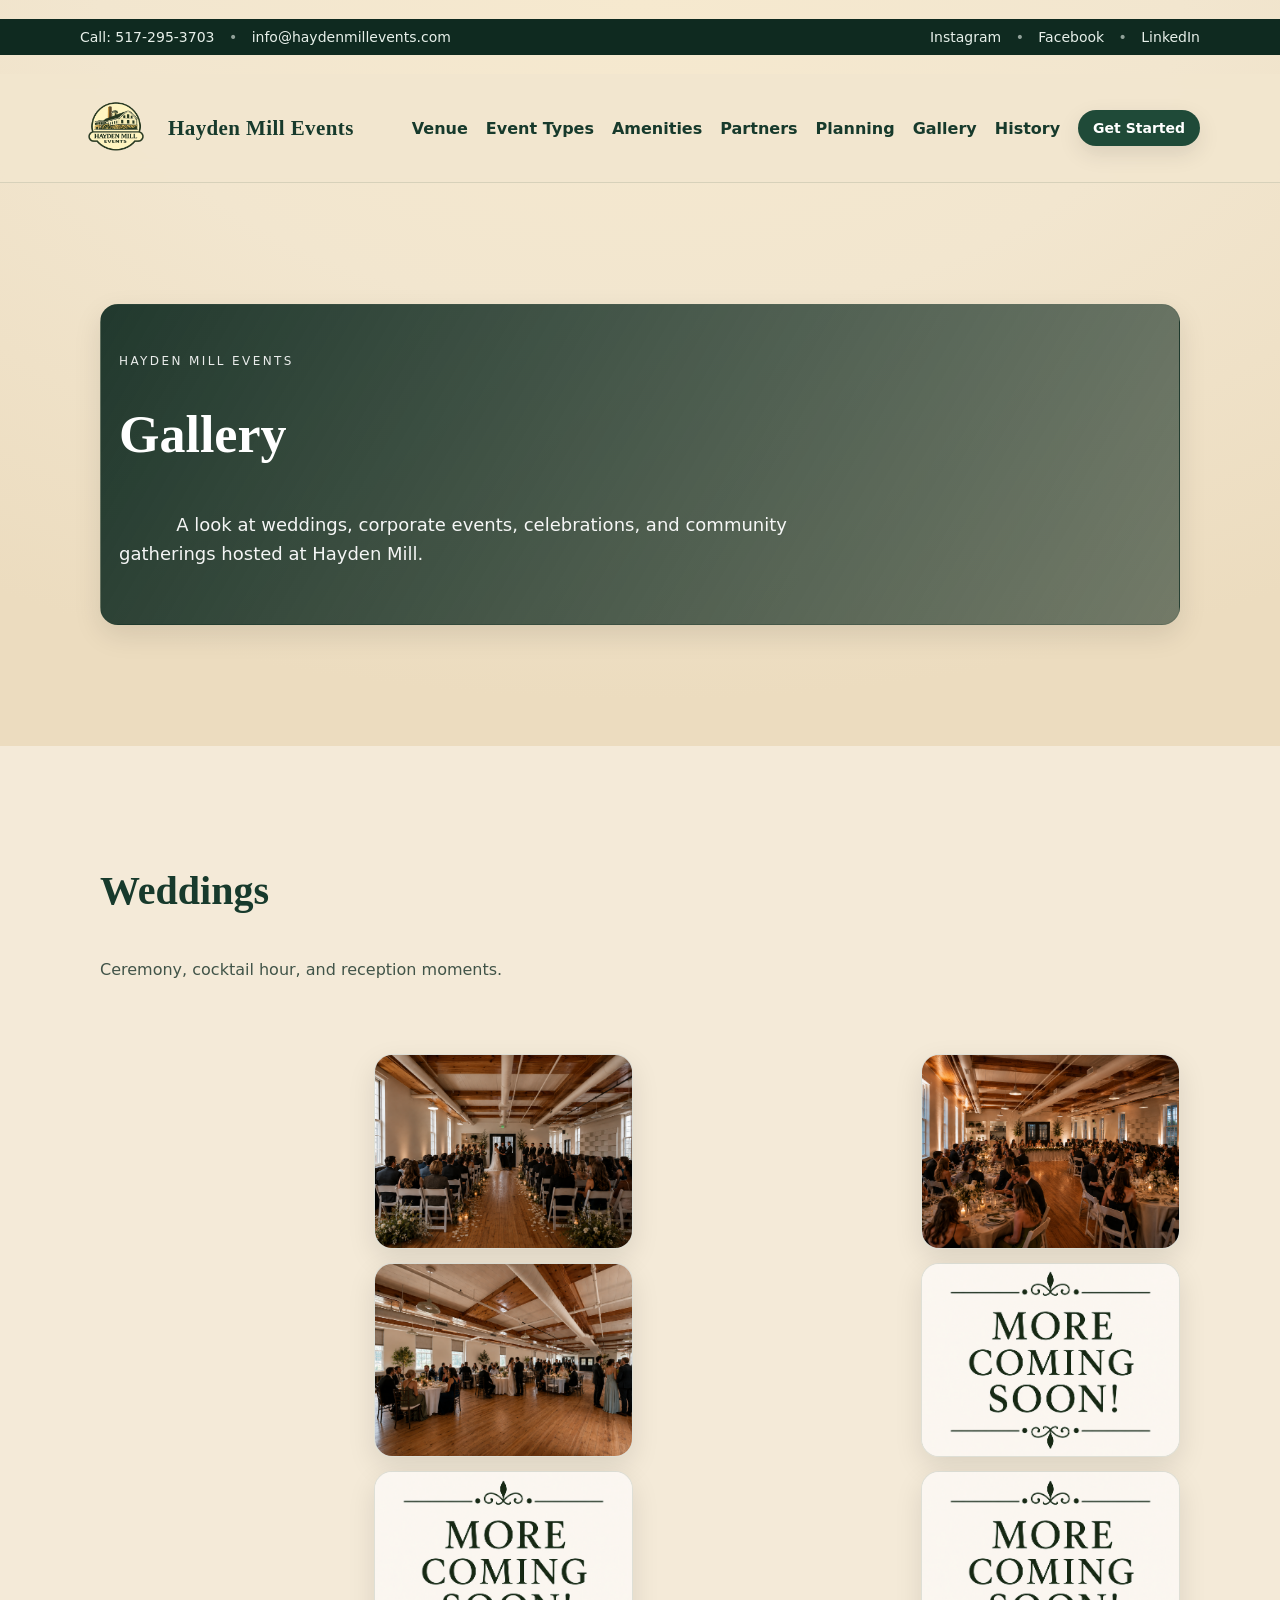
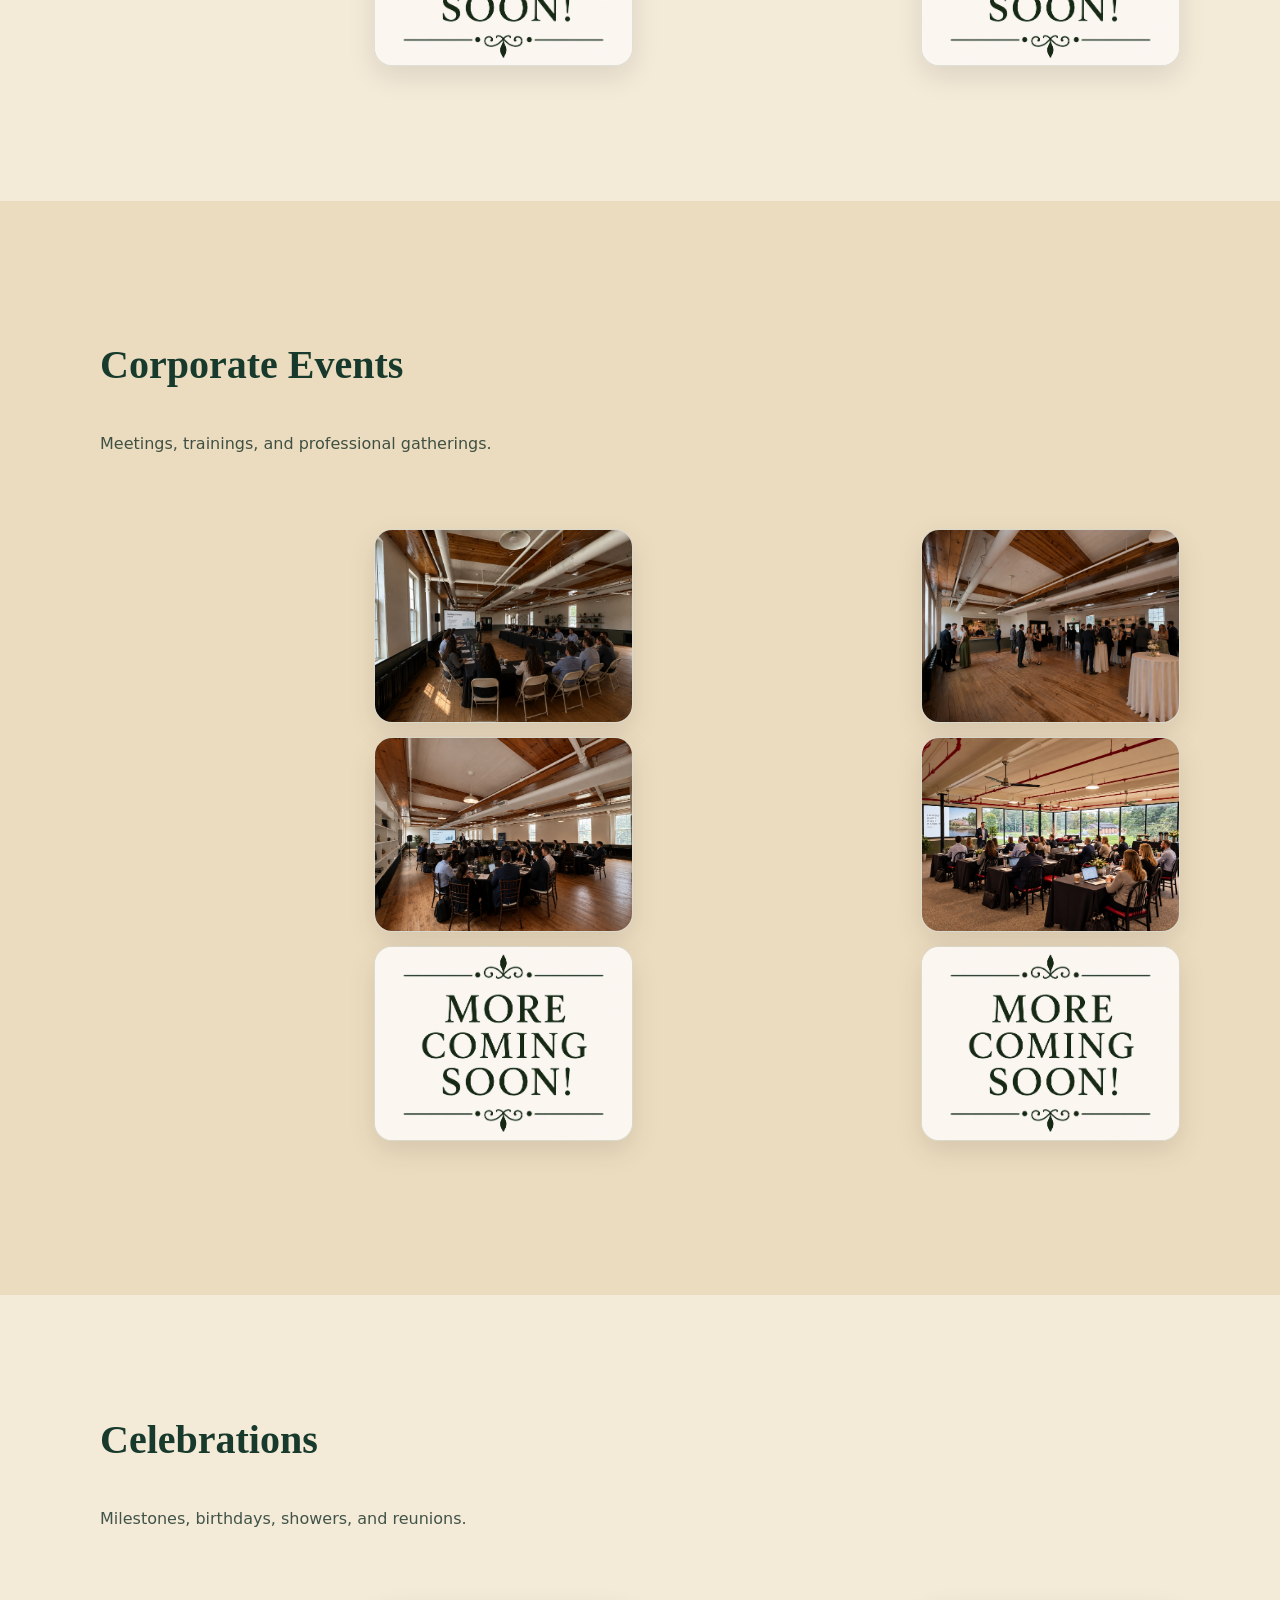
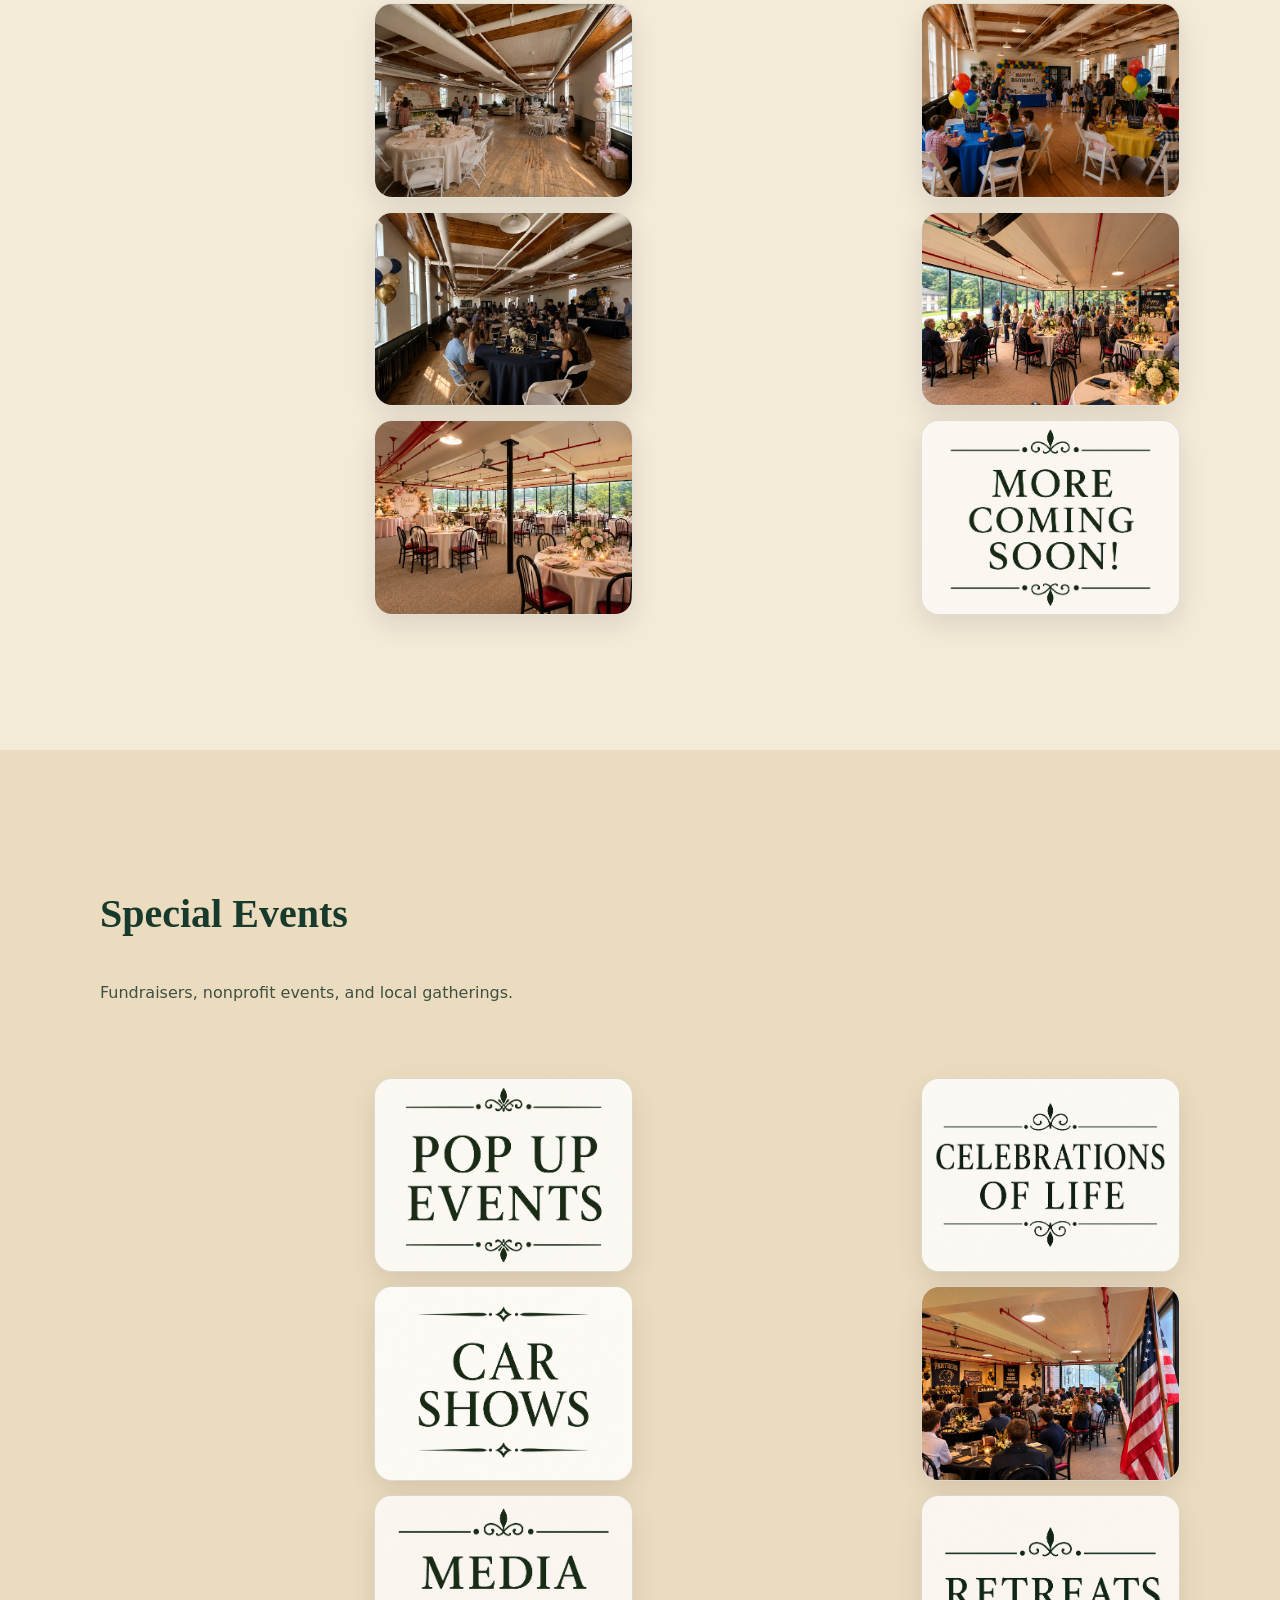
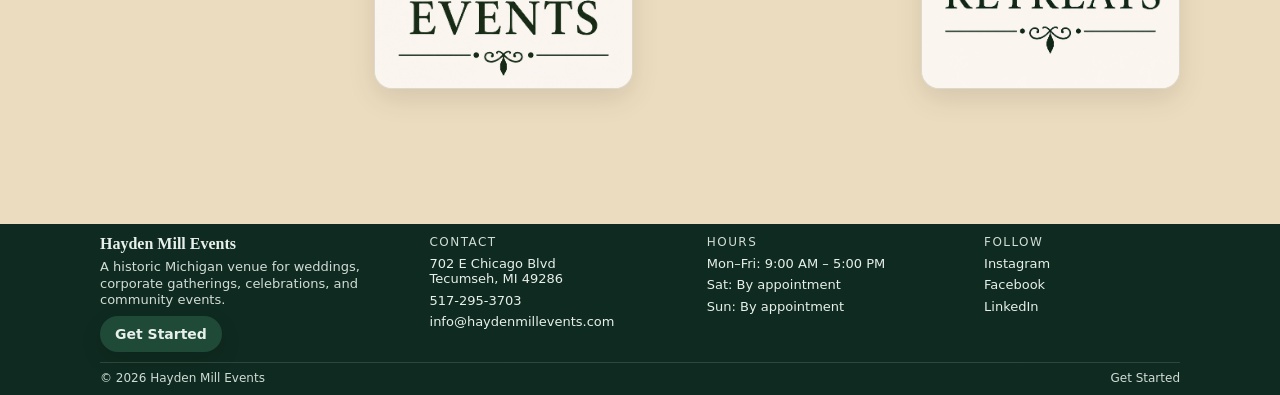
<file: gallery.html>
<!doctype html>
<html lang="en">
<head>
  <meta charset="utf-8" />
  <meta name="viewport" content="width=device-width, initial-scale=1" />
  <title>Hayden Mill Events</title>
  <meta name="description" content="Hayden Mill Events — a historic venue for weddings, corporate events, celebrations, and more." />
  <link rel="stylesheet" href="css/styles.css" />
</head>

<body>
  <!-- =========================================================
       Top Contact Ribbon
       - Phone + email (left)
       - Social links (right)
       ========================================================= -->
  <div class="topbar">
    <div class="wrap topbar__inner">
      <div class="topbar__left">
        <a href="tel:+15172953703">Call: 517-295-3703</a>
        <span class="dot">•</span>
        <a href="mailto:info@haydenmillevents.com">info@haydenmillevents.com</a>
      </div>

      <div class="topbar__right">
        <a href="https://www.instagram.com/haydenmillevents/"
           aria-label="Instagram"
           target="_blank"
           rel="noopener">Instagram</a>
        <span class="dot">•</span>
        <a href="https://www.facebook.com/haydenmillevents"
           aria-label="Facebook"
           target="_blank"
           rel="noopener">Facebook</a>
        <span class="dot">•</span>
        <a href="https://www.linkedin.com/company/hayden-mill-events"
           aria-label="LinkedIn"
           target="_blank"
           rel="noopener">LinkedIn</a>  
      </div>
    </div>
  </div>

  <!-- Header / Nav -->
<header class="header">
  <div class="wrap header__inner">
    <a class="brand" href="index.html" aria-label="Hayden Mill Events home">
      <img
        class="brand__logo"
        src="assets/img/logo.png"
        alt="Hayden Mill Events logo"
        decoding="async"
      />
      <span class="brand__name">Hayden Mill Events</span>
    </a>

    <nav class="nav" aria-label="Primary">
      <a href="index.html#venue">Venue</a>
      <a href="index.html#event-types">Event Types</a>
      <a href="index.html#amenities">Amenities</a>
      <a href="index.html#vendors">Partners</a>
      <a href="index.html#articles">Planning</a>

      <!-- These now match normal ribbon links, but go to separate pages -->
      <a href="gallery.html" class="is-active">Gallery</a>
      <a href="history.html">History</a>

      <!-- Keep Get Started as the primary CTA -->
      <a class="btn btn--sm" href="get-started.html">Get Started</a>
    </nav>

    <button class="navToggle" aria-label="Open menu" aria-expanded="false">Menu</button>
  </div>
</header>
  
  <!-- Gallery Hero -->
  <section class="section">
    <div class="wrap">
      <div class="card" style="background:linear-gradient(120deg, rgba(15,42,32,.92), rgba(15,42,32,.55)); color:#fff;">
        <p class="kicker">HAYDEN MILL EVENTS</p>
        <h1 style="margin-top:6px">Gallery</h1>
        <p class="lead" style="max-width:720px">
          A look at weddings, corporate events, celebrations, and community gatherings hosted at Hayden Mill.
        </p>
      </div>
    </div>
  </section>

  <!-- WEDDINGS -->
  <section class="section section--alt">
    <div class="wrap">
      <div class="sectionHead">
        <h2>Weddings</h2>
        <p class="muted">Ceremony, cocktail hour, and reception moments.</p>
      </div>

      <div class="galleryGrid">
        <div class="galleryItem"><img src="assets/img/event-weddings-1.jpg" alt="Wedding at Hayden Mill"></div>
        <div class="galleryItem"><img src="assets/img/event-weddings-2.jpg" alt="Wedding reception"></div>
        <div class="galleryItem"><img src="assets/img/event-weddings-3.jpg" alt="Wedding ceremony space"></div>
        <div class="galleryItem"><img src="assets/img/event-weddings-4.jpg" alt="Wedding details"></div>
        <div class="galleryItem"><img src="assets/img/event-weddings-5.jpg" alt="Bride and groom"></div>
        <div class="galleryItem"><img src="assets/img/event-weddings-6.jpg" alt="Wedding dance floor"></div>
      </div>
    </div>
  </section>

  <!-- CORPORATE -->
  <section class="section">
    <div class="wrap">
      <div class="sectionHead">
        <h2>Corporate Events</h2>
        <p class="muted">Meetings, trainings, and professional gatherings.</p>
      </div>

      <div class="galleryGrid">
        <div class="galleryItem"><img src="assets/img/event-corporate-1.jpg" alt="Corporate event"></div>
        <div class="galleryItem"><img src="assets/img/event-corporate-2.jpg" alt="Corporate setup"></div>
        <div class="galleryItem"><img src="assets/img/event-corporate-3.jpg" alt="Conference layout"></div>
        <div class="galleryItem"><img src="assets/img/event-corporate-4.jpg" alt="Presentation"></div>
        <div class="galleryItem"><img src="assets/img/event-corporate-5.jpg" alt="Networking event"></div>
        <div class="galleryItem"><img src="assets/img/event-corporate-6.jpg" alt="Team gathering"></div>
      </div>
    </div>
  </section>

  <!-- CELEBRATIONS -->
  <section class="section section--alt">
    <div class="wrap">
      <div class="sectionHead">
        <h2>Celebrations</h2>
        <p class="muted">Milestones, birthdays, showers, and reunions.</p>
      </div>

      <div class="galleryGrid">
        <div class="galleryItem"><img src="assets/img/event-celebrations-1.jpg" alt="Celebration"></div>
        <div class="galleryItem"><img src="assets/img/event-celebrations-2.jpg" alt="Party setup"></div>
        <div class="galleryItem"><img src="assets/img/event-celebrations-3.jpg" alt="Decor"></div>
        <div class="galleryItem"><img src="assets/img/event-celebrations-4.jpg" alt="Guests celebrating"></div>
        <div class="galleryItem"><img src="assets/img/event-celebrations-5.jpg" alt="Food and drinks"></div>
        <div class="galleryItem"><img src="assets/img/event-celebrations-6.jpg" alt="Event lighting"></div>
      </div>
    </div>
  </section>

  <!-- SPECIAL -->
  <section class="section">
    <div class="wrap">
      <div class="sectionHead">
        <h2>Special Events</h2>
        <p class="muted">Fundraisers, nonprofit events, and local gatherings.</p>
      </div>

      <div class="galleryGrid">
        <div class="galleryItem"><img src="assets/img/event-special-1.jpg" alt="Community event"></div>
        <div class="galleryItem"><img src="assets/img/event-special-2.jpg" alt="Fundraiser"></div>
        <div class="galleryItem"><img src="assets/img/event-special-3.jpg" alt="Community gathering"></div>
        <div class="galleryItem"><img src="assets/img/event-special-4.jpg" alt="Local event"></div>
        <div class="galleryItem"><img src="assets/img/event-special-5.jpg" alt="Group event"></div>
        <div class="galleryItem"><img src="assets/img/event-special-6.jpg" alt="Venue filled with guests"></div>
      </div>
    </div>
  </section>

  <footer class="siteFooter">
    <div class="wrap siteFooter__inner">
      <div class="siteFooter__grid">
        <div>
          <div class="siteFooter__name">Hayden Mill Events</div>
          <p class="siteFooter__tagline">
            A historic Michigan venue for weddings, corporate gatherings, celebrations, and community events.
          </p>
          <a class="btn btn--sm" href="get-started.html">Get Started</a>
        </div>

        <div>
        <div class="siteFooter__head">Contact</div>
          <ul class="siteFooter__list">
            <li>
              <a href="https://www.google.com/maps?q=702+E+Chicago+Blvd+Tecumseh+MI+49286" target="_blank" rel="noopener">
                702 E Chicago Blvd<br />Tecumseh, MI 49286
              </a>
            </li>
            <li><a href="tel:+15172953703">517-295-3703</a></li>
            <li><a href="mailto:info@haydenmillevents.com">info@haydenmillevents.com</a></li>
          </ul>
        </div>

        <div>
          <div class="siteFooter__head">Hours</div>
          <ul class="siteFooter__list">
            <li>Mon–Fri: 9:00 AM – 5:00 PM</li>
            <li>Sat: By appointment</li>
            <li>Sun: By appointment</li>
          </ul>
        </div>

        <div>
          <div class="siteFooter__head">Follow</div>
          <ul class="siteFooter__list">
            <li><a href="https://www.instagram.com/haydenmillevents/" target="_blank" rel="noopener">Instagram</a></li>
            <li><a href="https://www.facebook.com/haydenmillevents" target="_blank" rel="noopener">Facebook</a></li>
            <li><a href="https://www.linkedin.com/company/hayden-mill-events" target="_blank" rel="noopener">LinkedIn</a></li>
          </ul>
        </div>
      </div>

      <div class="siteFooter__bottom">
        <div>© <span id="year"></span> Hayden Mill Events</div>
        <div class="siteFooter__smallLinks">
          <a href="get-started.html">Get Started</a>
        </div>
      </div>
    </div>
  </footer>

  <script defer src="./js/main.js"></script>  
</body>
</html>
</file>
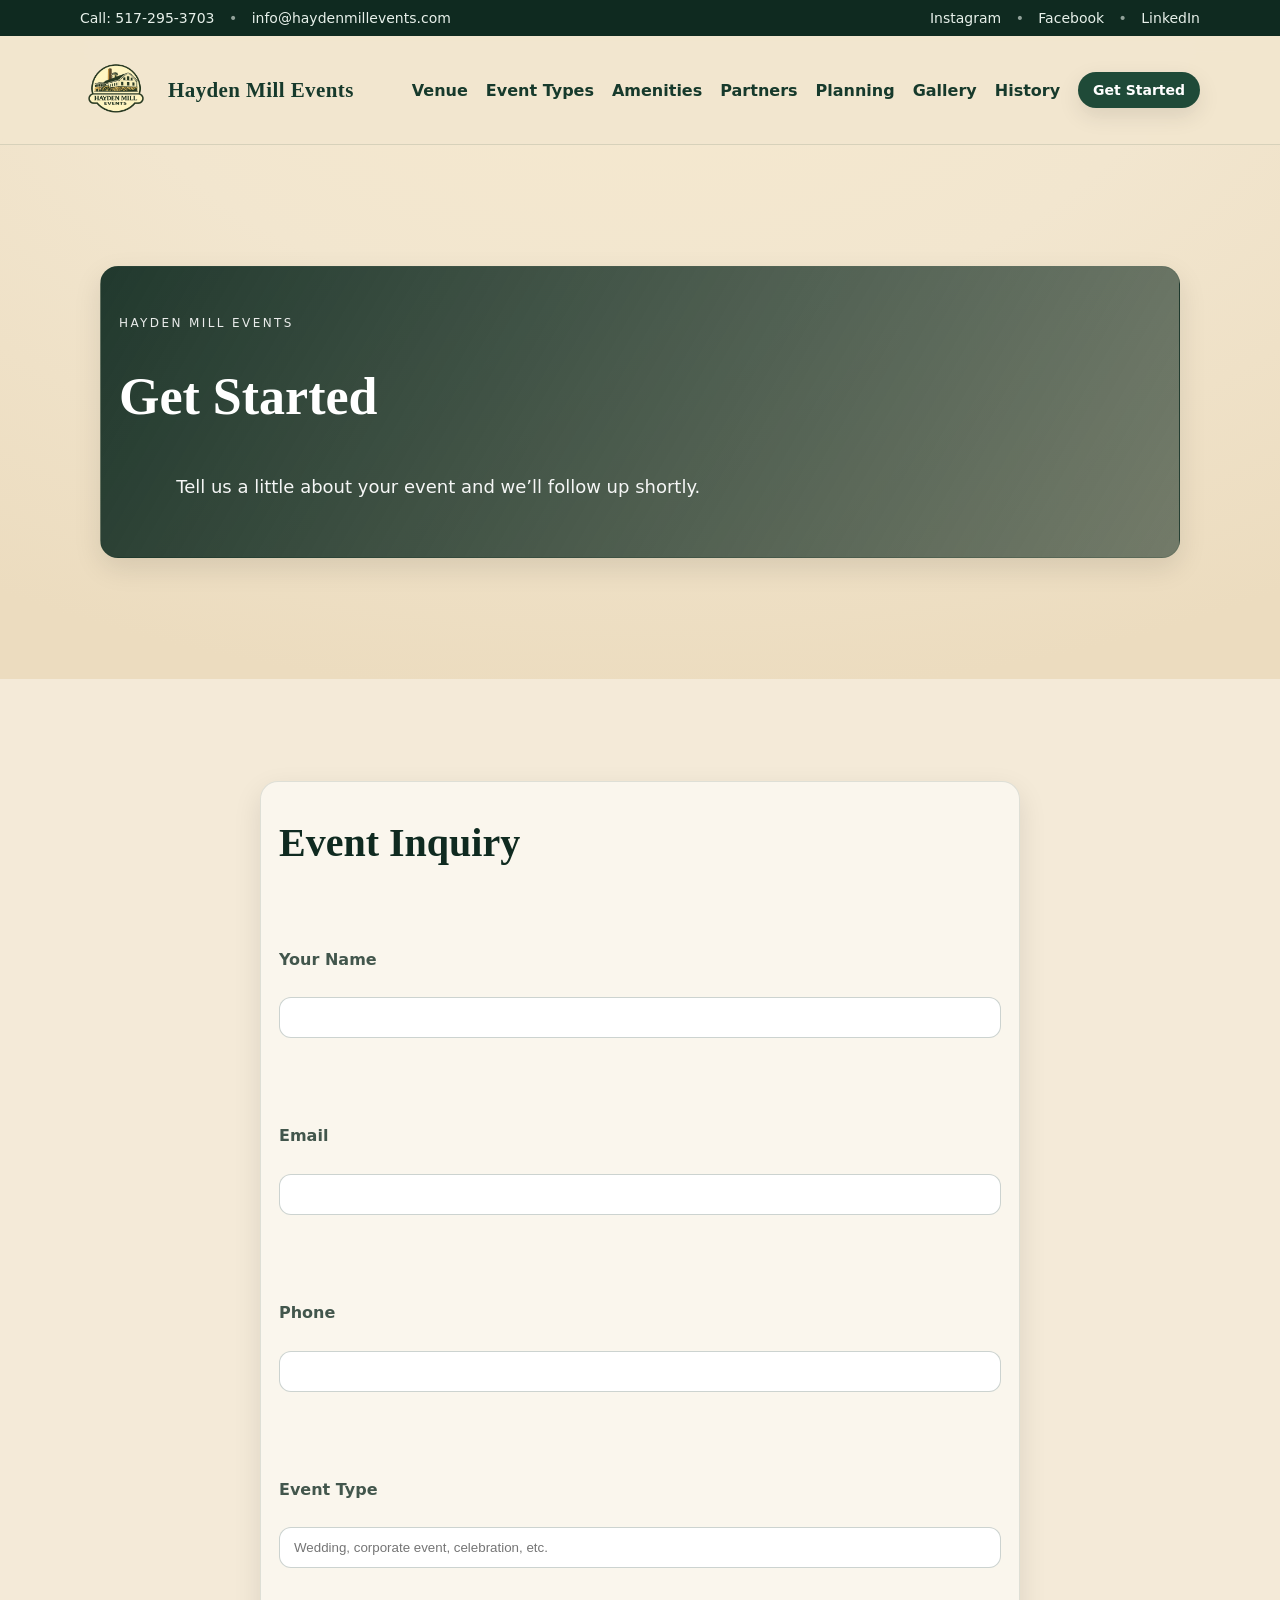
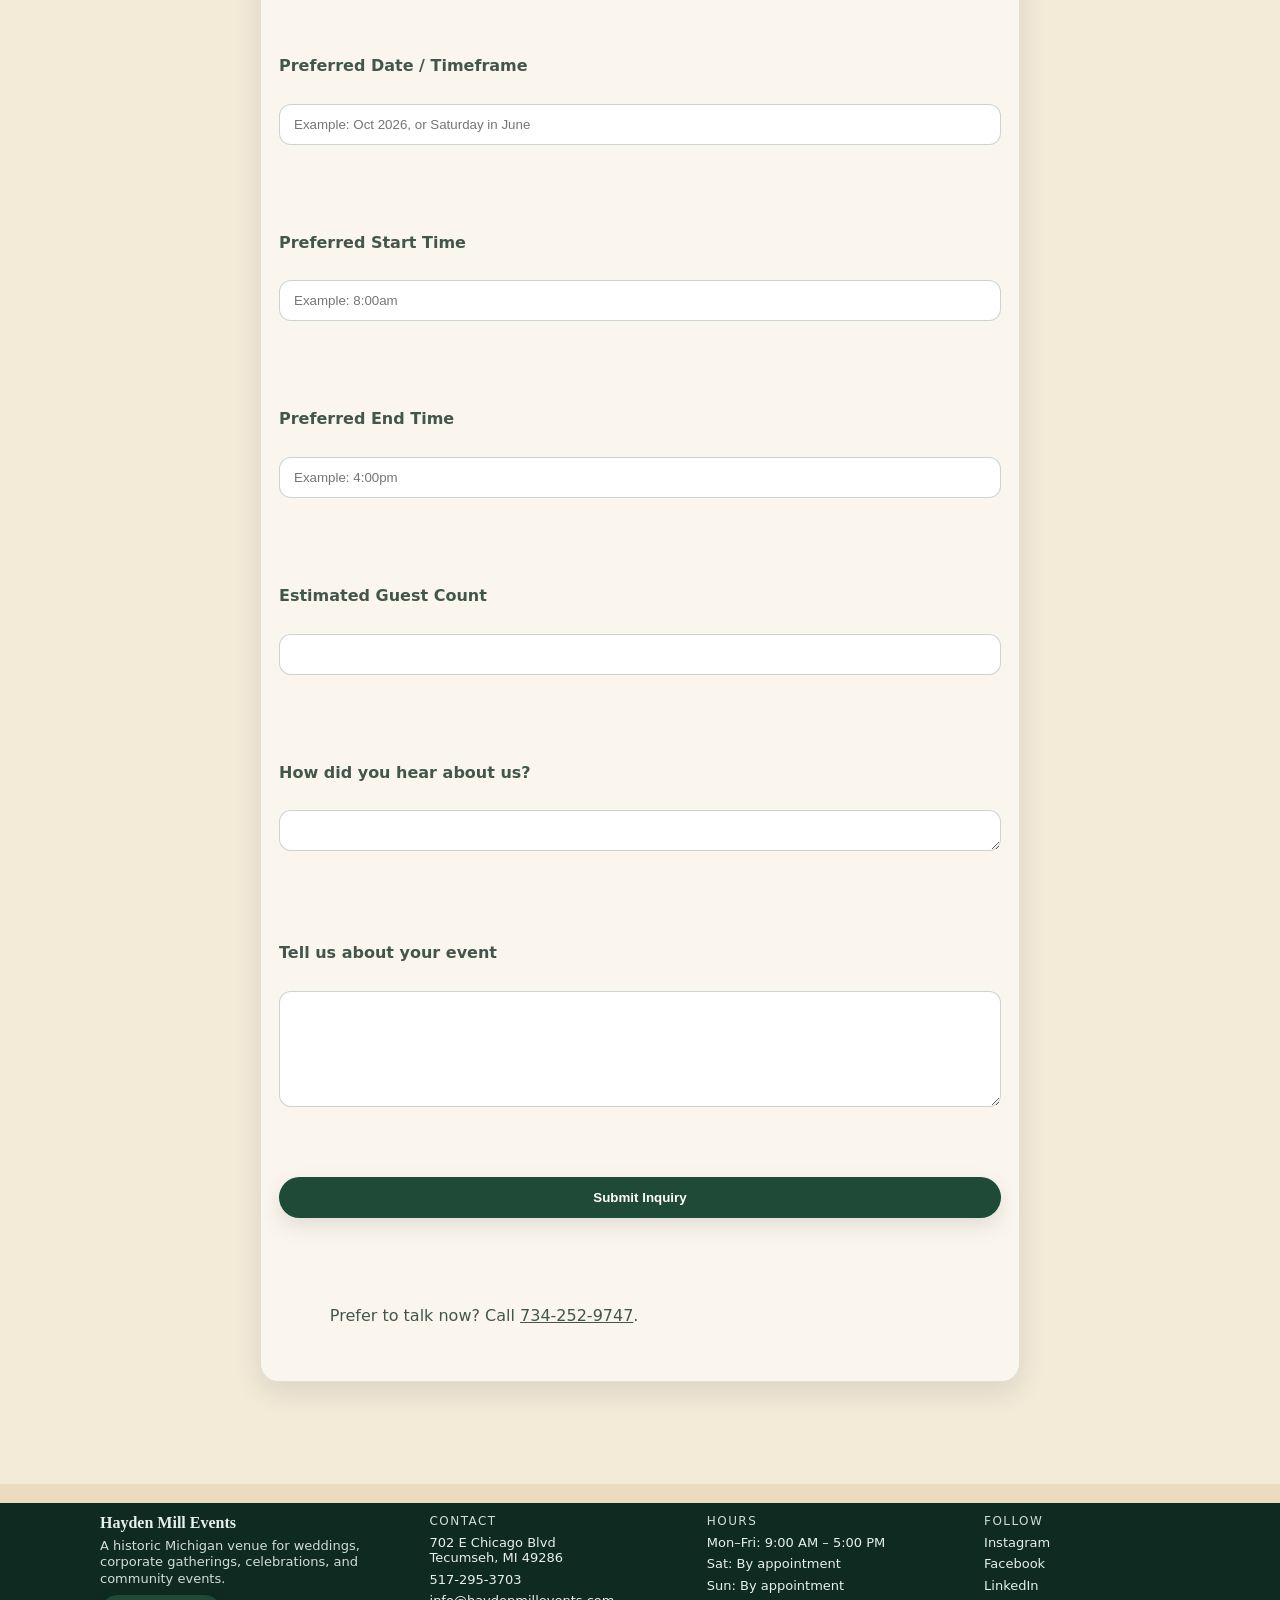
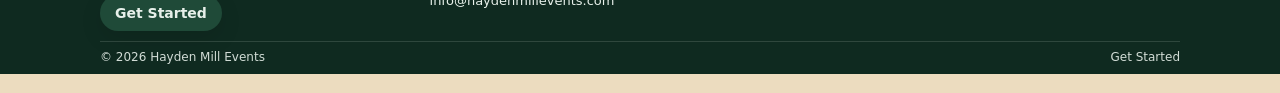
<file: get-started.html>
<!doctype html>
<html lang="en">
<head>
  <!-- =========================================================
       Hayden Mill Events — Document Head
       - Metadata, title, SEO description
       - Main stylesheet include
       ========================================================= -->
  <meta charset="utf-8" />
  <meta name="viewport" content="width=device-width, initial-scale=1" />
  <title>Hayden Mill Events</title>
  <meta name="description" content="Hayden Mill Events — a historic venue for weddings, corporate events, celebrations, and more." />
  <link rel="stylesheet" href="css/styles.css" />
</head>
  
<body>
  <!-- =========================================================
       Top Contact Ribbon
       - Phone + email (left)
       - Social links (right)
       ========================================================= -->
  <div class="topbar">
    <div class="wrap topbar__inner">
      <div class="topbar__left">
        <a href="tel:+15172953703">Call: 517-295-3703</a>
        <span class="dot">•</span>
        <a href="mailto:info@haydenmillevents.com">info@haydenmillevents.com</a>
      </div>

      <div class="topbar__right">
        <a href="https://www.instagram.com/haydenmillevents/"
           aria-label="Instagram"
           target="_blank"
           rel="noopener">Instagram</a>
        <span class="dot">•</span>
        <a href="https://www.facebook.com/haydenmillevents"
           aria-label="Facebook"
           target="_blank"
           rel="noopener">Facebook</a>
        <span class="dot">•</span>
        <a href="https://www.linkedin.com/company/hayden-mill-events"
           aria-label="LinkedIn"
           target="_blank"
           rel="noopener">LinkedIn</a>       
      </div>
    </div>
  </div>

  <!-- =========================================================
       Header / Nav
       - Logo + brand name
       - Primary navigation
       - Mobile menu button (requires JS if you use it)
       ========================================================= -->
  <header class="header">
    <div class="wrap header__inner">
      <a class="brand" href="index.html" aria-label="Hayden Mill Events home">
        <img
          class="brand__logo"
          src="assets/img/logo.png"
          alt="Hayden Mill Events logo"
          decoding="async"
        />
        <span class="brand__name">Hayden Mill Events</span>
      </a>

      <nav class="nav" aria-label="Primary">
        <a href="index.html#venue">Venue</a>
        <a href="index.html#event-types">Event Types</a>
        <a href="index.html#amenities">Amenities</a>
        <a href="index.html#vendors">Partners</a>
        <a href="index.html#articles">Planning</a>

        <!-- These now match normal ribbon links, but go to separate pages -->
        <a href="gallery.html">Gallery</a>
        <a href="history.html">History</a>

        <!-- Keep Get Started as the primary CTA -->
        <a class="btn btn--sm" href="get-started.html">Get Started</a>
      </nav>

      <button class="navToggle" aria-label="Open menu" aria-expanded="false">Menu</button>
    </div>
  </header>
       
  <!-- Hero -->
  <section class="section">
    <div class="wrap">
      <div class="card" style="background:linear-gradient(120deg, rgba(15,42,32,.92), rgba(15,42,32,.55)); color:#fff;">
        <p class="kicker">HAYDEN MILL EVENTS</p>
        <h1 style="margin-top:6px">Get Started</h1>
        <p class="lead" style="max-width:720px">
          Tell us a little about your event and we’ll follow up shortly.
        </p>
      </div>
    </div>
  </section>

  <!-- Form -->
  <section class="section section--alt">
    <div class="wrap">
      <div class="card" style="max-width:760px; margin:0 auto;">
        <h2 style="margin-top:0;">Event Inquiry</h2>

        <form action="https://formspree.io/f/mqpzjjaq" method="POST">
          <input type="hidden" name="_subject" value="Hayden Mill Events — New Inquiry" />
          <input type="hidden" name="_format" value="plain" />
          <input type="hidden" name="source_page" value="get-started.html" />         
          <input type="hidden" name="_redirect" value="https://phoenix1922.github.io/hayden-mill-site/thanks.html" />

                  
          <div style="display:grid; gap:14px;">

            <label>
              <div class="muted" style="font-weight:600; margin-bottom:6px;">Your Name</div>
              <input name="name" required style="width:100%; padding:12px 14px; border-radius:12px; border:1px solid rgba(23,58,44,.22);" />
            </label>

            <label>
              <div class="muted" style="font-weight:600; margin-bottom:6px;">Email</div>
              <input type="email" name="email" required style="width:100%; padding:12px 14px; border-radius:12px; border:1px solid rgba(23,58,44,.22);" />
            </label>

            <label>
              <div class="muted" style="font-weight:600; margin-bottom:6px;">Phone</div>
              <input type="tel" name="phone" style="width:100%; padding:12px 14px; border-radius:12px; border:1px solid rgba(23,58,44,.22);" />
            </label>

            <label>
              <div class="muted" style="font-weight:600; margin-bottom:6px;">Event Type</div>
              <input name="event_type" placeholder="Wedding, corporate event, celebration, etc." style="width:100%; padding:12px 14px; border-radius:12px; border:1px solid rgba(23,58,44,.22);" />
            </label>

            <label>
              <div class="muted" style="font-weight:600; margin-bottom:6px;">Preferred Date / Timeframe</div>
              <input name="date" placeholder="Example: Oct 2026, or Saturday in June" style="width:100%; padding:12px 14px; border-radius:12px; border:1px solid rgba(23,58,44,.22);" />
            </label>

            <label>
              <div class="muted" style="font-weight:600; margin-bottom:6px;">Preferred Start Time</div>
              <input name="time" placeholder="Example: 8:00am" style="width:100%; padding:12px 14px; border-radius:12px; border:1px solid rgba(23,58,44,.22);" />
            </label>

            <label>
              <div class="muted" style="font-weight:600; margin-bottom:6px;">Preferred End Time</div>
              <input name="time" placeholder="Example: 4:00pm" style="width:100%; padding:12px 14px; border-radius:12px; border:1px solid rgba(23,58,44,.22);" />
            </label>
                 
            <label>
              <div class="muted" style="font-weight:600; margin-bottom:6px;">Estimated Guest Count</div>
              <input name="guest_count" style="width:100%; padding:12px 14px; border-radius:12px; border:1px solid rgba(23,58,44,.22);" />
            </label>

            <label>
              <div class="muted" style="font-weight:600; margin-bottom:6px;">How did you hear about us?</div>
              <textarea name="message" rows="1" style="width:100%; padding:12px 14px; border-radius:12px; border:1px solid rgba(23,58,44,.22);"></textarea>
            </label>

            <label>
              <div class="muted" style="font-weight:600; margin-bottom:6px;">Tell us about your event</div>
              <textarea name="message" rows="6" style="width:100%; padding:12px 14px; border-radius:12px; border:1px solid rgba(23,58,44,.22);"></textarea>
            </label>
                   
            <button class="btn" type="submit">Submit Inquiry</button>

          </div>
        </form>

        <p class="muted" style="margin-top:14px;">
          Prefer to talk now? Call <a href="tel:+17342529747" style="text-decoration:underline;">734-252-9747</a>.
        </p>
      </div>
    </div>
  </section>

  <footer class="siteFooter">
    <div class="wrap siteFooter__inner">
      <div class="siteFooter__grid">
        <div>
          <div class="siteFooter__name">Hayden Mill Events</div>
          <p class="siteFooter__tagline">
            A historic Michigan venue for weddings, corporate gatherings, celebrations, and community events.
          </p>
          <a class="btn btn--sm" href="get-started.html">Get Started</a>
        </div>

        <div>
          <div class="siteFooter__head">Contact</div>
          <ul class="siteFooter__list">
            <li>
              <a href="https://www.google.com/maps?q=702+E+Chicago+Blvd+Tecumseh+MI+49286" target="_blank" rel="noopener">
                702 E Chicago Blvd<br />Tecumseh, MI 49286
              </a>
            </li>
            <li><a href="tel:+15172953703">517-295-3703</a></li>
            <li><a href="mailto:info@haydenmillevents.com">info@haydenmillevents.com</a></li>
          </ul>
        </div>

        <div>
          <div class="siteFooter__head">Hours</div>
          <ul class="siteFooter__list">
            <li>Mon–Fri: 9:00 AM – 5:00 PM</li>
            <li>Sat: By appointment</li>
            <li>Sun: By appointment</li>
          </ul>
        </div>

        <div>
          <div class="siteFooter__head">Follow</div>
          <ul class="siteFooter__list">
            <li><a href="https://www.instagram.com/haydenmillevents/" target="_blank" rel="noopener">Instagram</a></li>
            <li><a href="https://www.facebook.com/haydenmillevents" target="_blank" rel="noopener">Facebook</a></li>
            <li><a href="https://www.linkedin.com/company/hayden-mill-events" target="_blank" rel="noopener">LinkedIn</a></li>
          </ul>
        </div>
      </div>

      <div class="siteFooter__bottom">
        <div>© <span id="year"></span> Hayden Mill Events</div>
        <div class="siteFooter__smallLinks">
          <a href="get-started.html">Get Started</a>
        </div>
      </div>
    </div>
  </footer>

  <script src="js/main.js" defer></script>
</body>
</html>
</file>
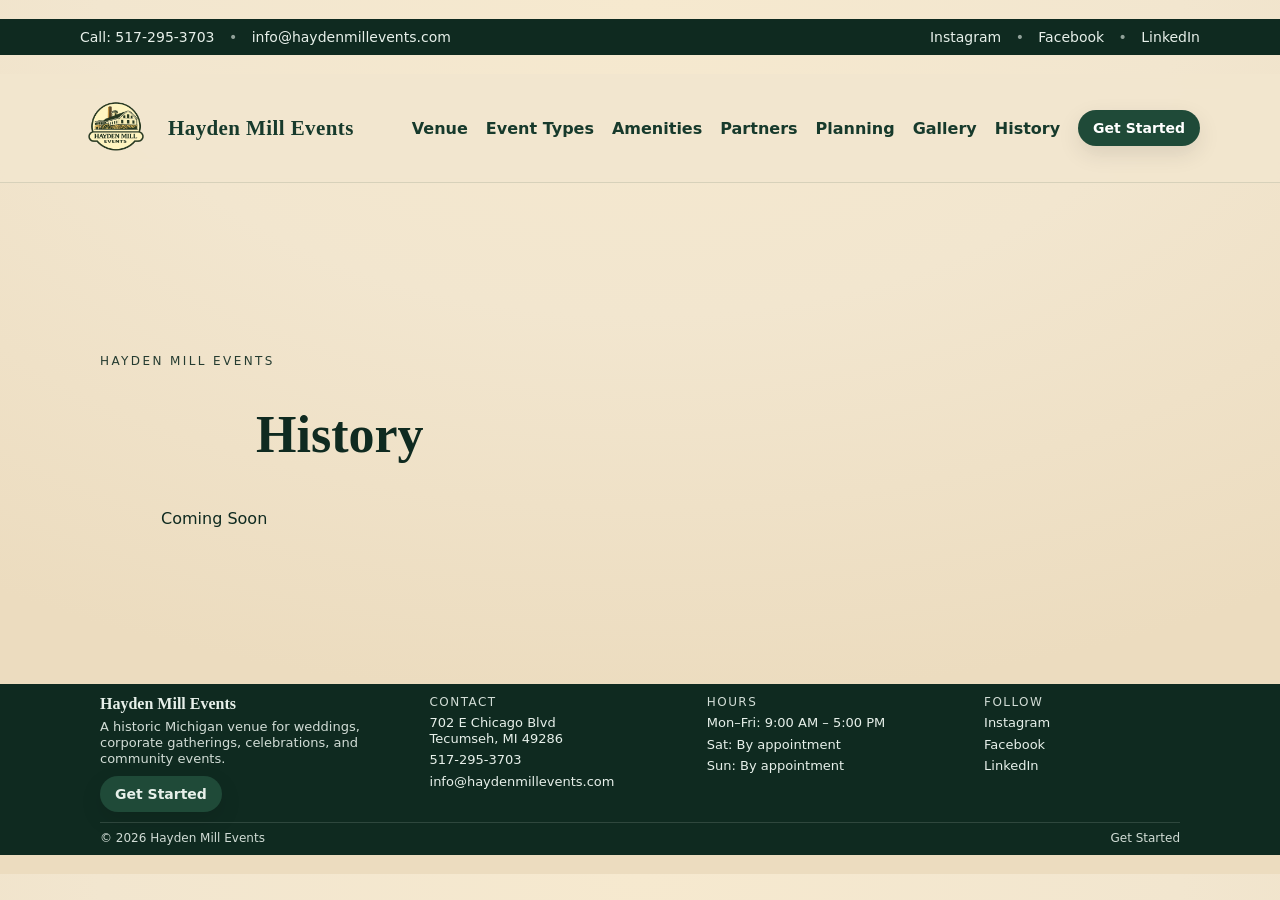
<file: history.html>
<!doctype html>
<html lang="en">
<head>
  <meta charset="utf-8" />
  <meta name="viewport" content="width=device-width, initial-scale=1" />
  <title>Hayden Mill Events</title>
  <meta name="description" content="Hayden Mill Events — a historic venue for weddings, corporate events, celebrations, and more." />
  <link rel="stylesheet" href="css/styles.css" />
</head>

<body>
  <!-- =========================================================
       Top Contact Ribbon
       - Phone + email (left)
       - Social links (right)
       ========================================================= -->
  <div class="topbar">
    <div class="wrap topbar__inner">
      <div class="topbar__left">
        <a href="tel:+15172953703">Call: 517-295-3703</a>
        <span class="dot">•</span>
        <a href="mailto:info@haydenmillevents.com">info@haydenmillevents.com</a>
      </div>

      <div class="topbar__right">
        <a href="https://www.instagram.com/haydenmillevents/"
           aria-label="Instagram"
           target="_blank"
           rel="noopener">Instagram</a>
        <span class="dot">•</span>
        <a href="https://www.facebook.com/haydenmillevents"
           aria-label="Facebook"
           target="_blank"
           rel="noopener">Facebook</a>
        <span class="dot">•</span>
        <a href="https://www.linkedin.com/company/hayden-mill-events"
           aria-label="LinkedIn"
           target="_blank"
           rel="noopener">LinkedIn</a> 
      </div>
    </div>
  </div>

  <!-- Header / Nav -->
<header class="header">
  <div class="wrap header__inner">
    <a class="brand" href="index.html" aria-label="Hayden Mill Events home">
      <img
        class="brand__logo"
        src="assets/img/logo.png"
        alt="Hayden Mill Events logo"
        decoding="async"
      />
      <span class="brand__name">Hayden Mill Events</span>
    </a>

    <nav class="nav" aria-label="Primary">
      <a href="index.html#venue">Venue</a>
      <a href="index.html#event-types">Event Types</a>
      <a href="index.html#amenities">Amenities</a>
      <a href="index.html#vendors">Partners</a>
      <a href="index.html#articles">Planning</a>

      <!-- These now match normal ribbon links, but go to separate pages -->
      <a href="gallery.html">Gallery</a>
      <a href="history.html" class="is-active">History</a>

      <!-- Keep Get Started as the primary CTA -->
      <a class="btn btn--sm" href="get-started.html">Get Started</a>
    </nav>

    <button class="navToggle" aria-label="Open menu" aria-expanded="false">Menu</button>
  </div>
</header>

  <!-- =========================================================
       History — Coming Soon
       ========================================================= -->
  <main>

    <section class="section">
      <div class="wrap">

        <div
          class="card"
          style="
            background:linear-gradient(
              120deg,
              rgba(15,42,32,.92),
              rgba(15,42,32,.55)
            );
            color:#fff;
            text-align:center;
            padding:80px 30px;
          "
        >
          <p class="kicker">HAYDEN MILL EVENTS</p>

          <h1 style="margin-top:6px;">
            History
          </h1>

          <p
            class="lead"
            style="
              max-width:720px;
              margin:18px auto 0;
            "
          >
            Coming Soon
          </p>

        </div>

      </div>
    </section>

  </main>

  <footer class="siteFooter">
    <div class="wrap siteFooter__inner">
      <div class="siteFooter__grid">
        <div>
          <div class="siteFooter__name">Hayden Mill Events</div>
          <p class="siteFooter__tagline">
            A historic Michigan venue for weddings, corporate gatherings, celebrations, and community events.
          </p>
          <a class="btn btn--sm" href="get-started.html">Get Started</a>
        </div>

        <div>
              <div class="siteFooter__head">Contact</div>
          <ul class="siteFooter__list">
            <li>
              <a href="https://www.google.com/maps?q=702+E+Chicago+Blvd+Tecumseh+MI+49286" target="_blank" rel="noopener">
                702 E Chicago Blvd<br />Tecumseh, MI 49286
              </a>
            </li>
            <li><a href="tel:+15172953703">517-295-3703</a></li>
            <li><a href="mailto:info@haydenmillevents.com">info@haydenmillevents.com</a></li>
          </ul>
        </div>

        <div>
          <div class="siteFooter__head">Hours</div>
          <ul class="siteFooter__list">
            <li>Mon–Fri: 9:00 AM – 5:00 PM</li>
            <li>Sat: By appointment</li>
            <li>Sun: By appointment</li>
          </ul>
        </div>

        <div>
          <div class="siteFooter__head">Follow</div>
          <ul class="siteFooter__list">
            <li><a href="https://www.instagram.com/haydenmillevents/" target="_blank" rel="noopener">Instagram</a></li>
            <li><a href="https://www.facebook.com/haydenmillevents" target="_blank" rel="noopener">Facebook</a></li>
            <li><a href="https://www.linkedin.com/company/hayden-mill-events" target="_blank" rel="noopener">LinkedIn</a></li>
          </ul>
        </div>
      </div>

      <div class="siteFooter__bottom">
        <div>© <span id="year"></span> Hayden Mill Events</div>
        <div class="siteFooter__smallLinks">
          <a href="get-started.html">Get Started</a>
        </div>
      </div>
    </div>
  </footer>  
  
  <script defer src="./js/main.js"></script>
</body>
</html>
</file>
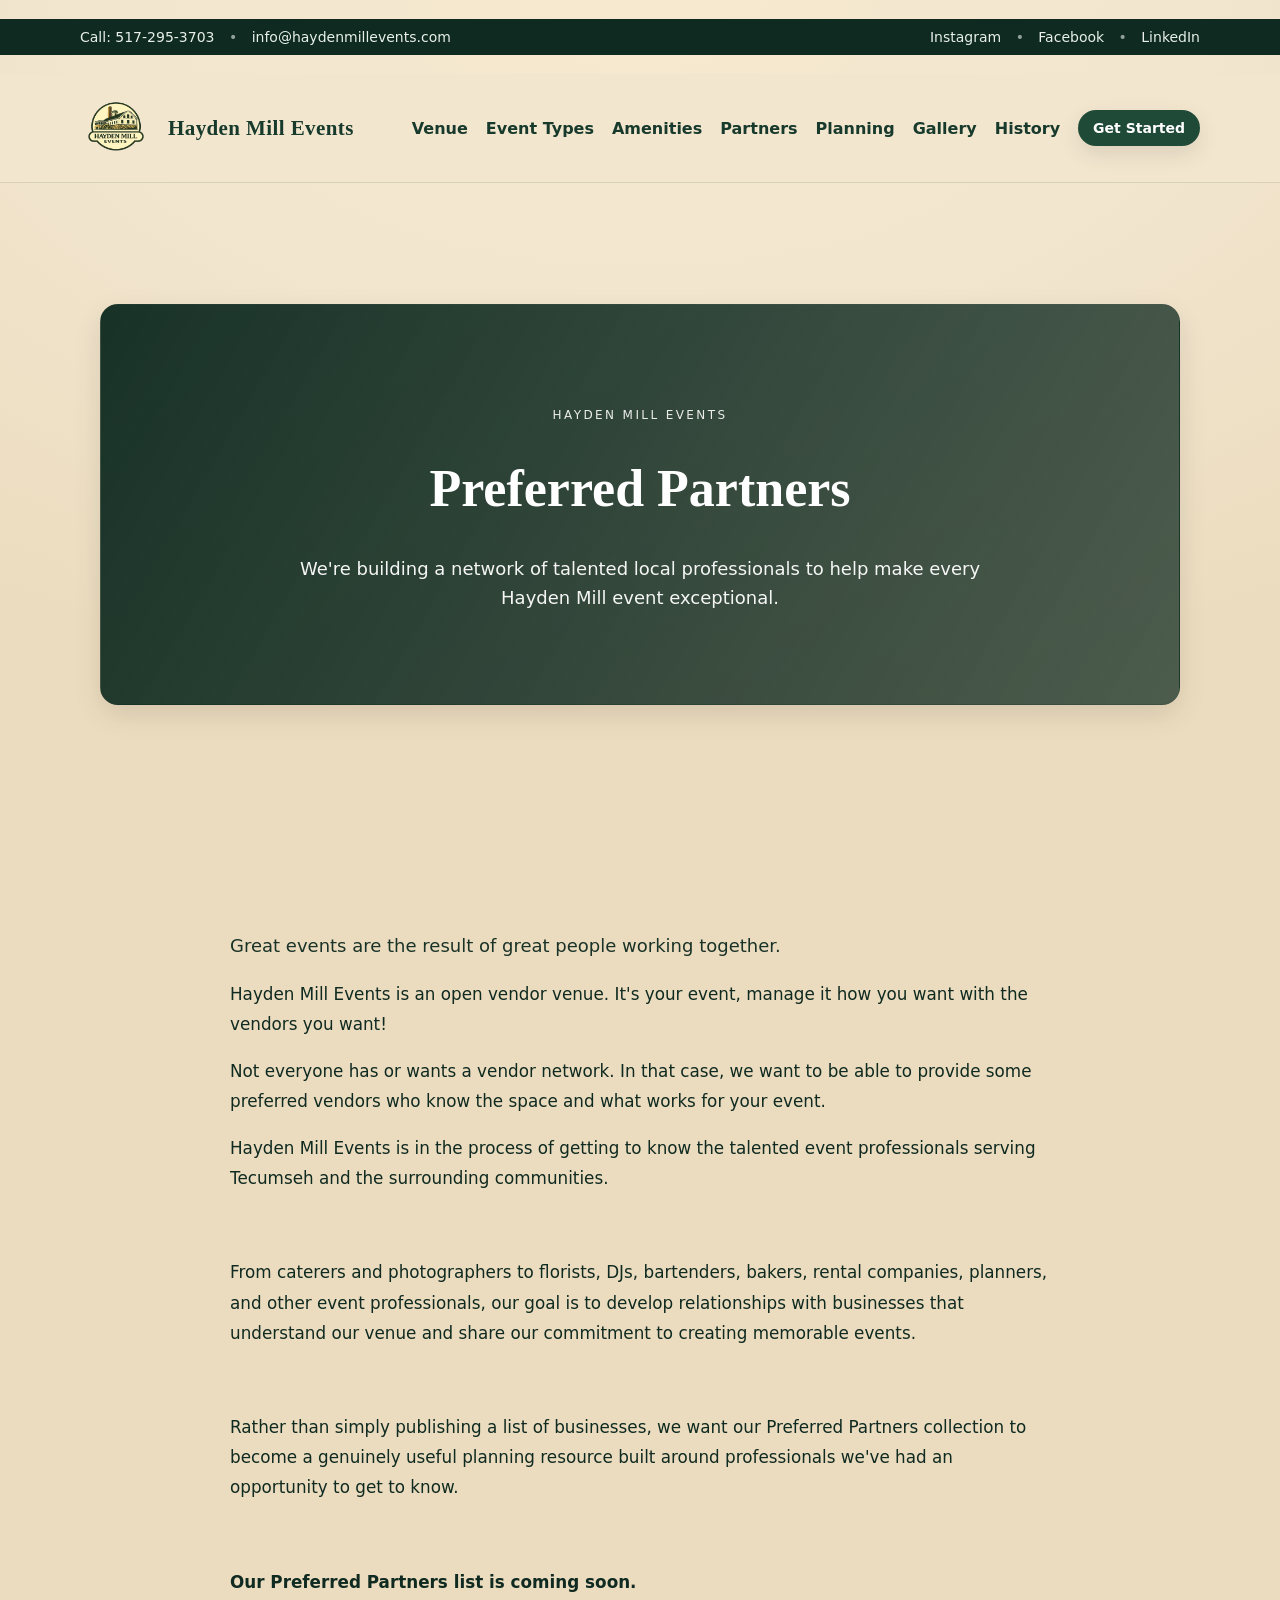
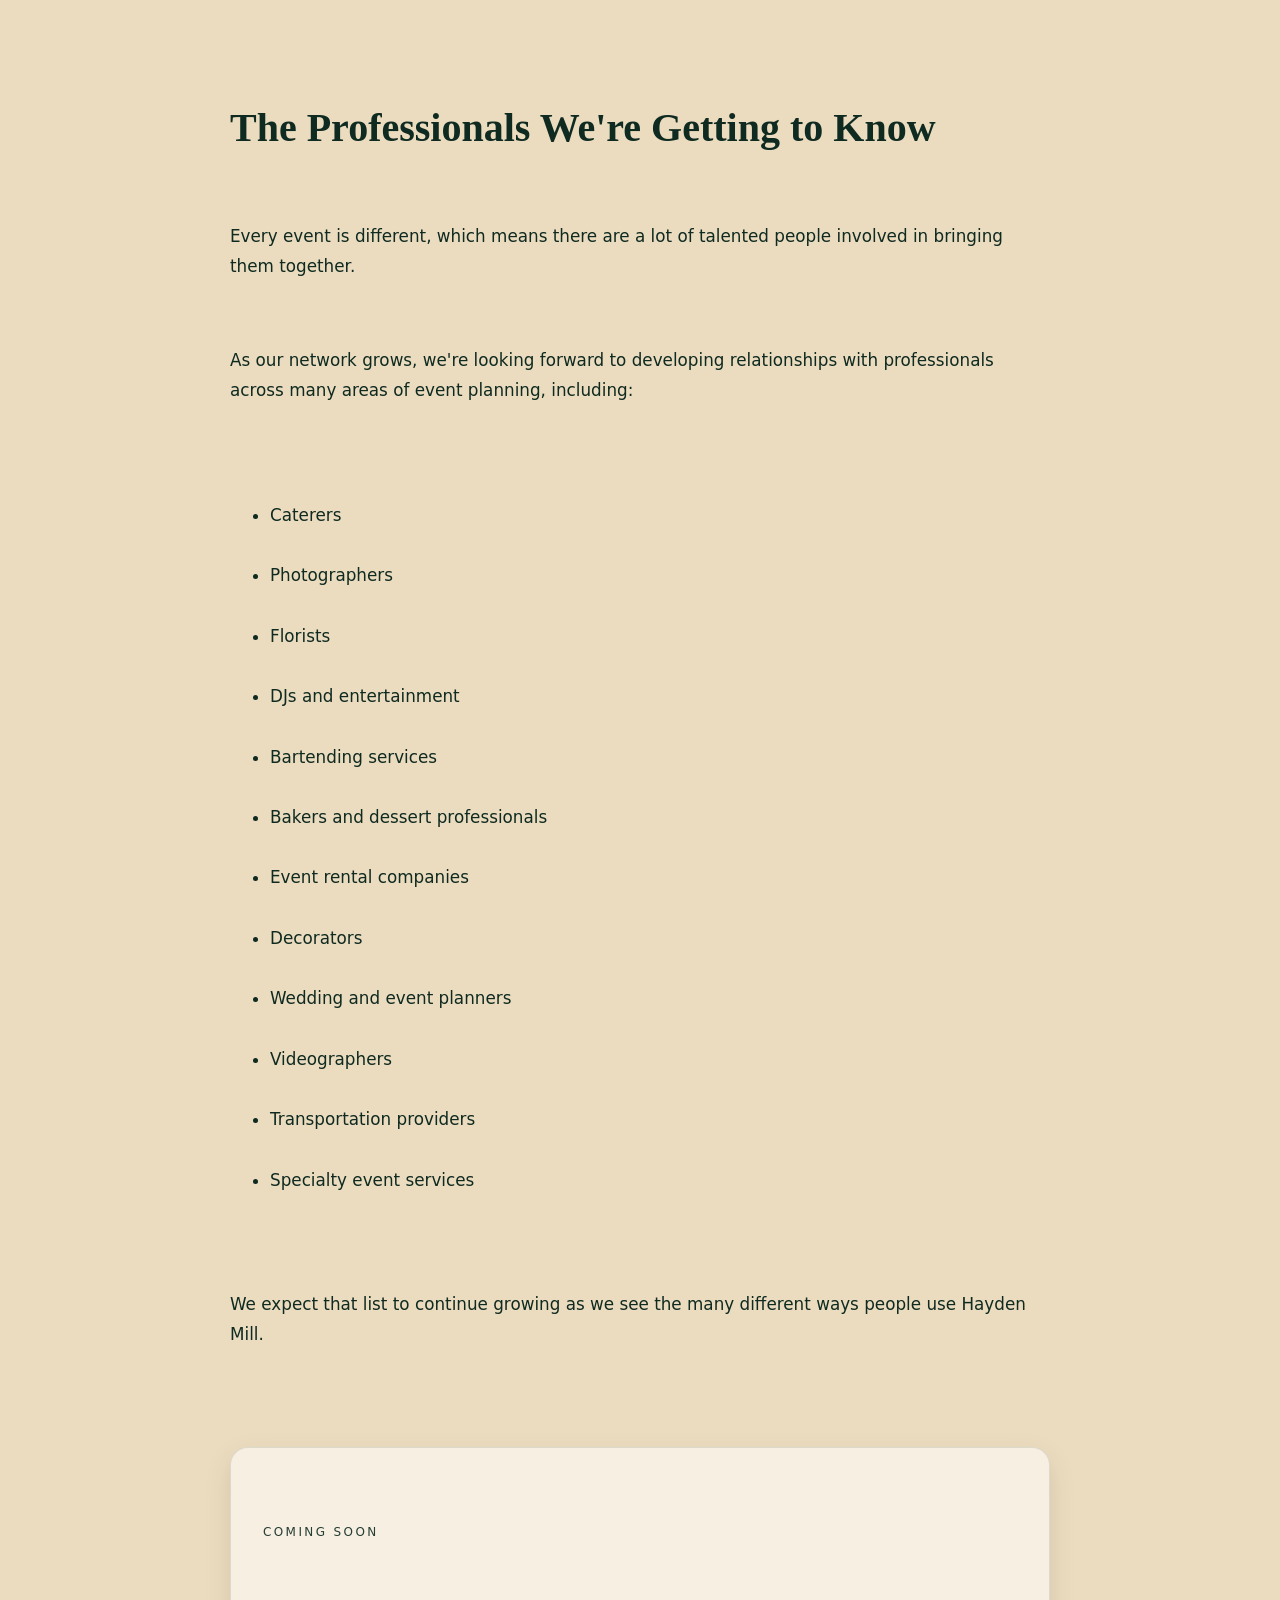
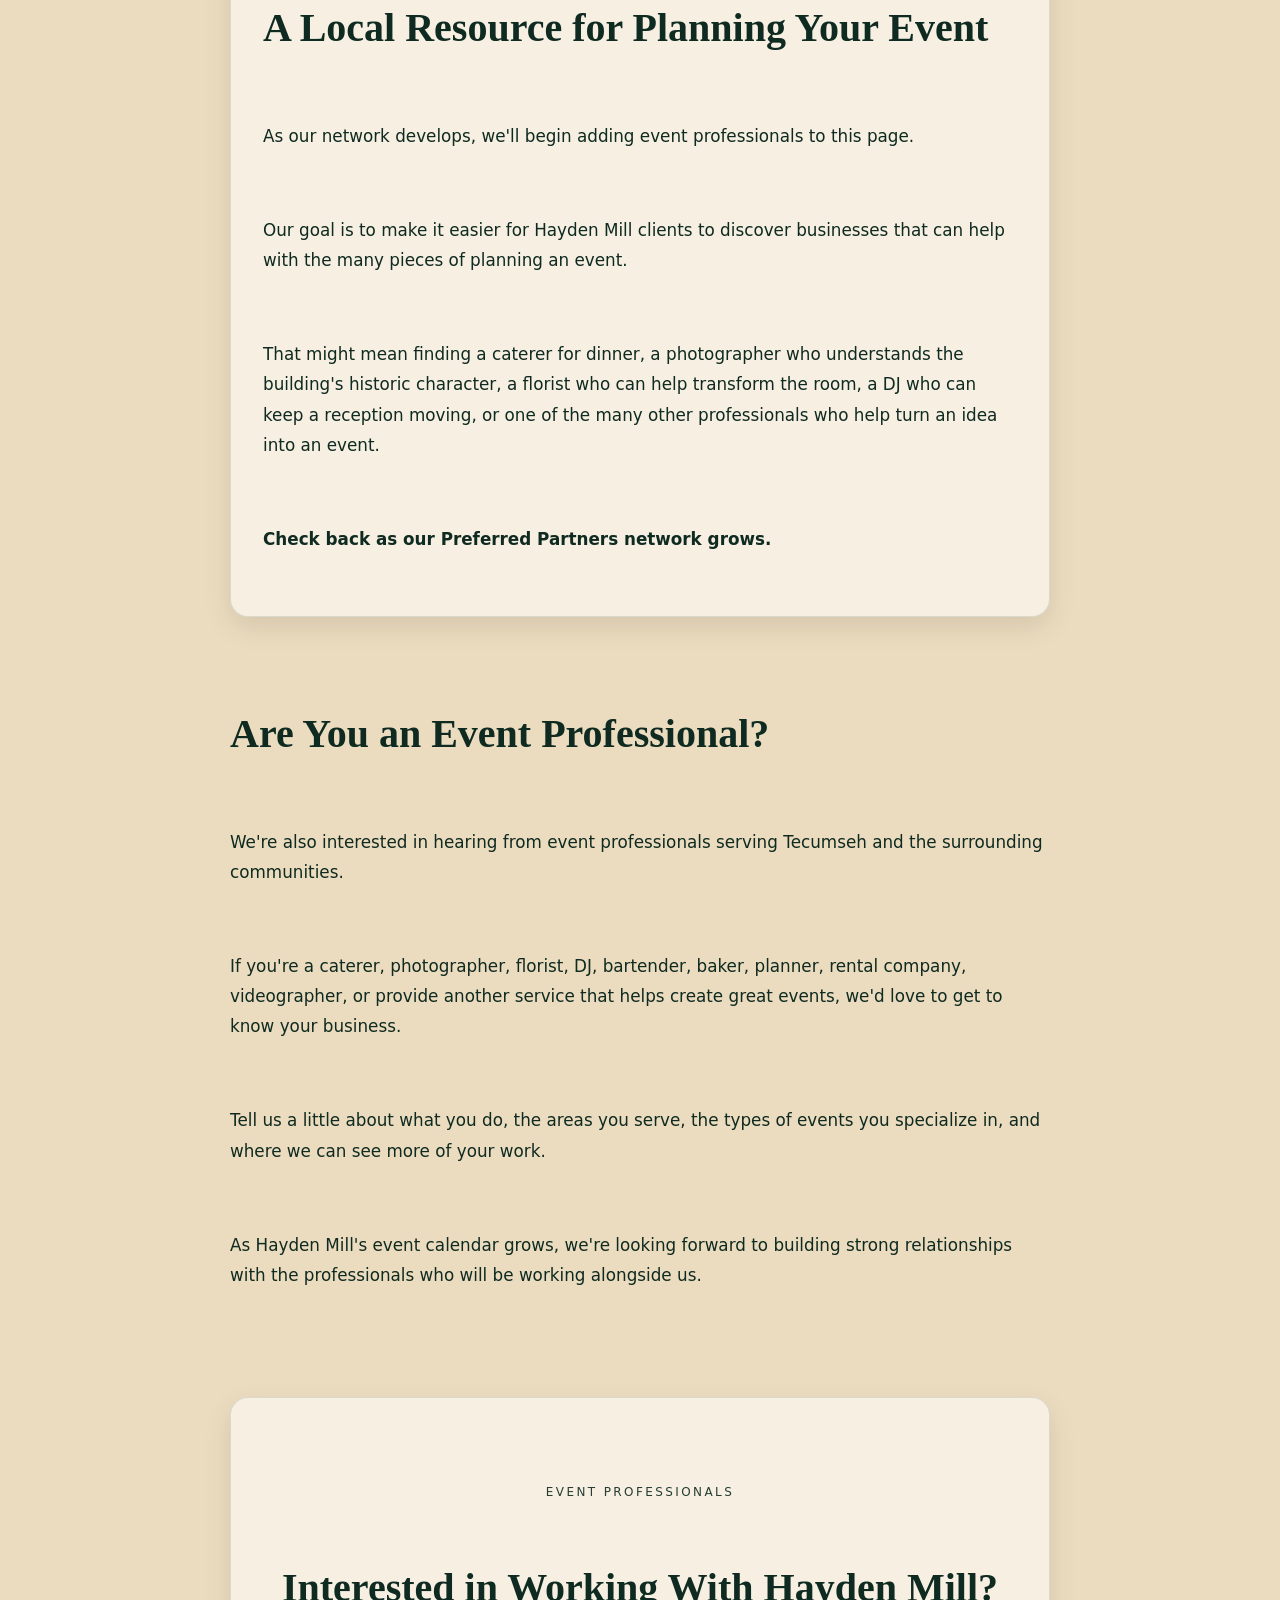
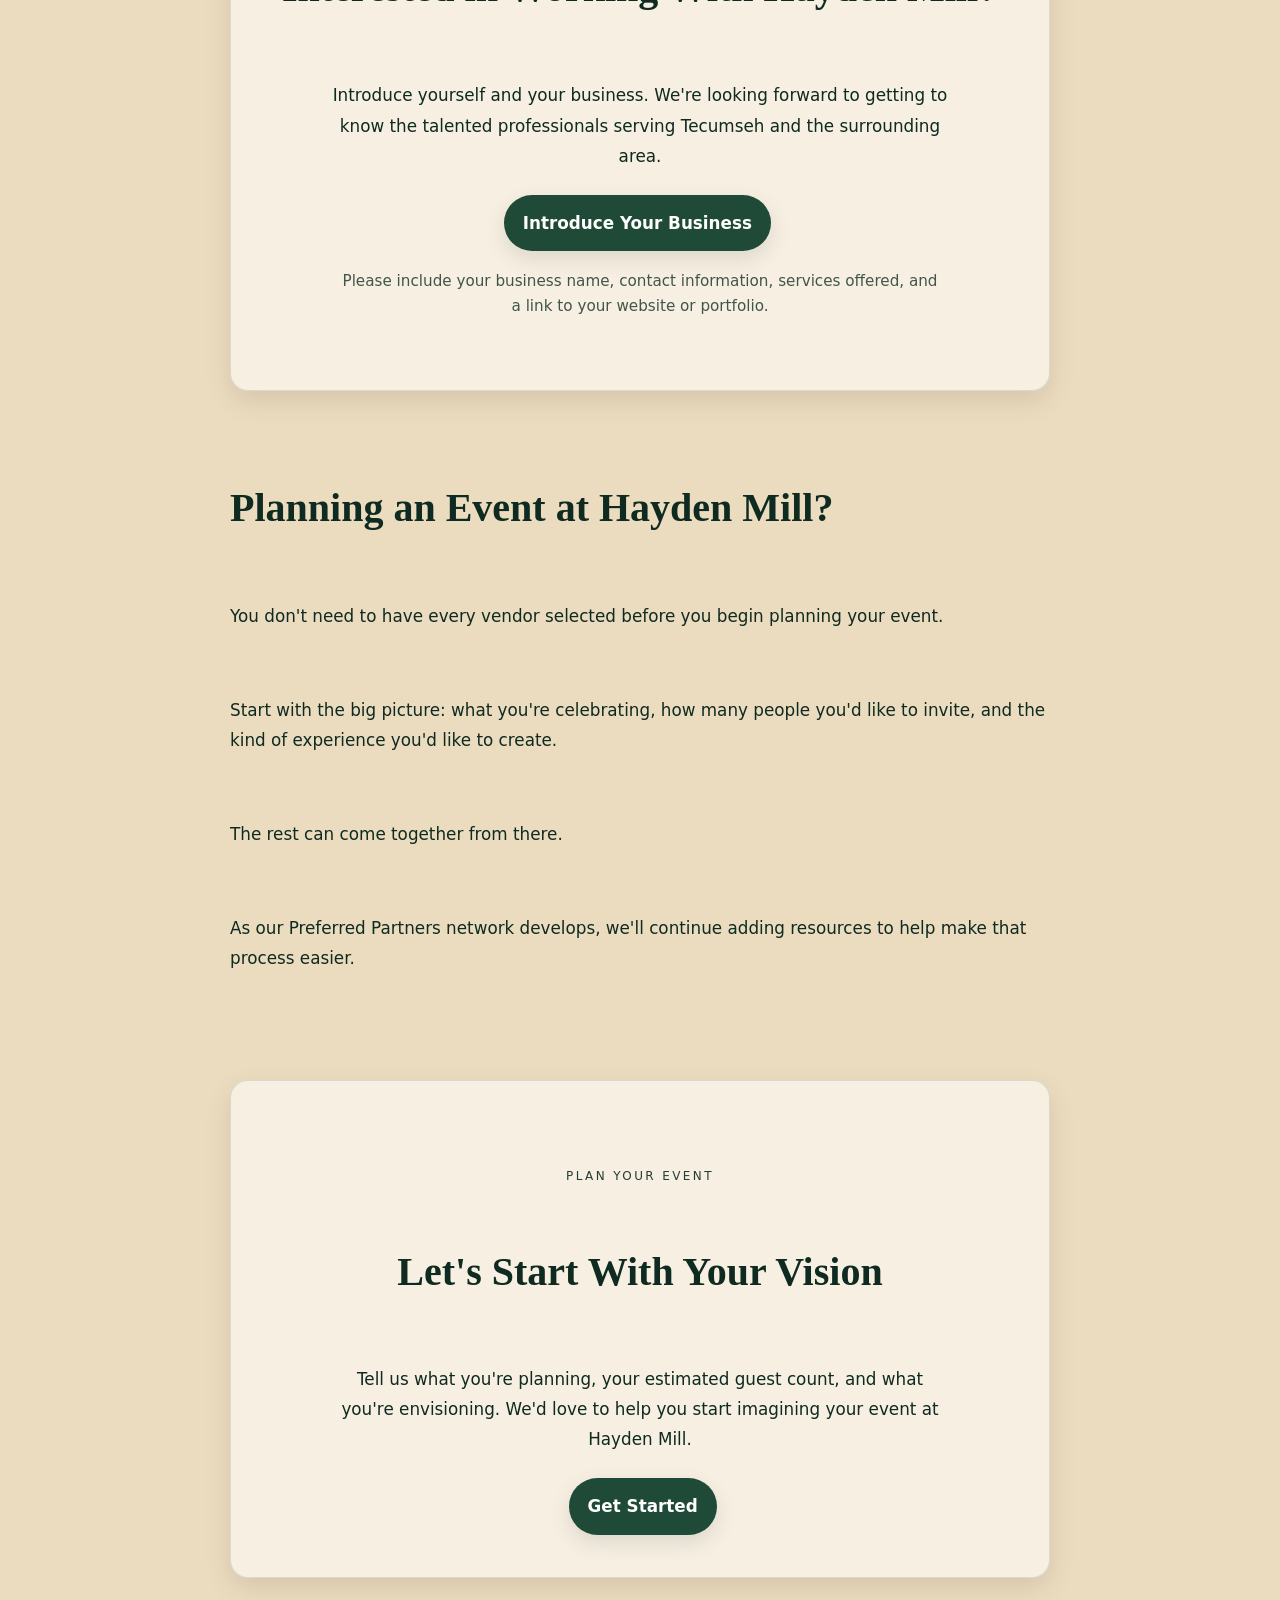
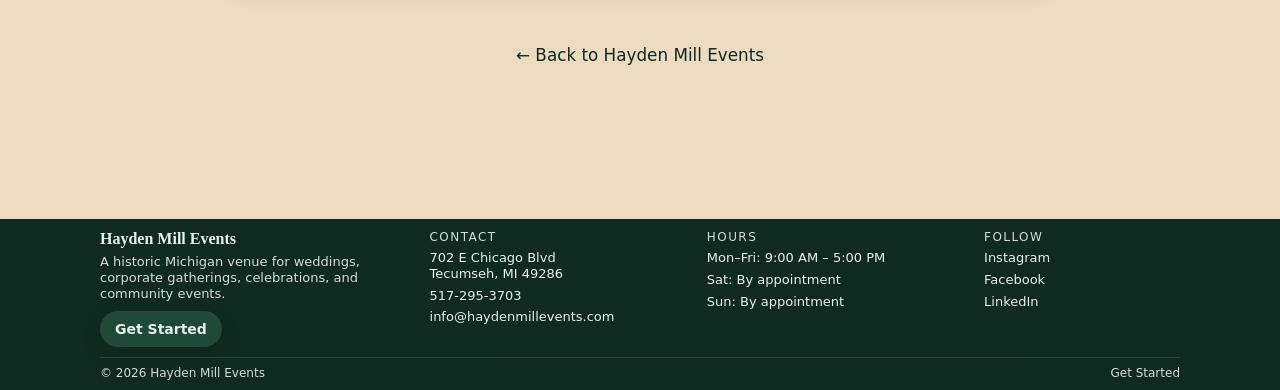
<file: preferred-vendors-initial.html>
<!doctype html>
<html lang="en">
<head>
  <meta charset="utf-8" />
  <meta name="viewport" content="width=device-width, initial-scale=1" />
  <title>Hayden Mill Events</title>
  <meta name="description" content="Learn how to choose an event layout for receptions, corporate training, cocktail events, celebrations, and more at Hayden Mill Events" />
  <link rel="stylesheet" href="css/styles.css" />
</head>

<body>
  <!-- =========================================================
       Top Contact Ribbon
       - Phone + email (left)
       - Social links (right)
       ========================================================= -->
  <div class="topbar">
    <div class="wrap topbar__inner">
      <div class="topbar__left">
        <a href="tel:+15172953703">Call: 517-295-3703</a>
        <span class="dot">•</span>
        <a href="mailto:info@haydenmillevents.com">info@haydenmillevents.com</a>
      </div>

      <div class="topbar__right">
        <a href="https://www.instagram.com/haydenmillevents/"
           aria-label="Instagram"
           target="_blank"
           rel="noopener">Instagram</a>
        <span class="dot">•</span>
        <a href="https://www.facebook.com/haydenmillevents"
           aria-label="Facebook"
           target="_blank"
           rel="noopener">Facebook</a>
        <span class="dot">•</span>
        <a href="https://www.linkedin.com/company/hayden-mill-events"
           aria-label="LinkedIn"
           target="_blank"
           rel="noopener">LinkedIn</a> 
      </div>
    </div>
  </div>

  <!-- Header / Nav -->
<header class="header">
  <div class="wrap header__inner">
    <a class="brand" href="index.html" aria-label="Hayden Mill Events home">
      <img
        class="brand__logo"
        src="assets/img/logo.png"
        alt="Hayden Mill Events logo"
        decoding="async"
      />
      <span class="brand__name">Hayden Mill Events</span>
    </a>

    <nav class="nav" aria-label="Primary">
      <a href="index.html#venue">Venue</a>
      <a href="index.html#event-types">Event Types</a>
      <a href="index.html#amenities">Amenities</a>
      <a href="index.html#vendors">Partners</a>
      <a href="index.html#articles" class="is-active">Planning</a>

      <!-- These now match normal ribbon links, but go to separate pages -->
      <a href="gallery.html">Gallery</a>
      <a href="history.html">History</a>

      <!-- Keep Get Started as the primary CTA -->
      <a class="btn btn--sm" href="get-started.html">Get Started</a>
    </nav>

    <button class="navToggle" aria-label="Open menu" aria-expanded="false">Menu</button>
  </div>
</header>

<main>

  <!-- =========================================================
       Preferred Partners Header
       ========================================================= -->
  <section class="section">
    <div class="wrap">

      <div class="card" style="background:linear-gradient(120deg, rgba(15,42,32,.96), rgba(15,42,32,.72)); color:#fff; text-align:center; padding:72px 30px;">
        <p class="kicker">HAYDEN MILL EVENTS</p>

        <h1 style="margin:6px auto 0; max-width:850px;">Preferred Partners</h1>

        <p class="lead" style="max-width:720px; margin:18px auto 0;">We're building a network of talented local professionals to help make every Hayden Mill event exceptional.</p>
      </div>

    </div>
  </section>


  <!-- =========================================================
       Preferred Partners Body
       ========================================================= -->
  <section class="section" style="padding-top:20px;">
    <div class="wrap">

      <article style="max-width:820px; margin:0 auto; font-size:1.05rem; line-height:1.8;">

        <p class="lead">Great events are the result of great people working together.</p>

        <p>Hayden Mill Events is an open vendor venue. It's your event, manage it how you want with the vendors you want!</p>             

        <p>Not everyone has or wants a vendor network. In that case, we want to be able to provide some preferred vendors who know the space and what works for your event.</p>

        <p>Hayden Mill Events is in the process of getting to know the talented event professionals serving Tecumseh and the surrounding communities.</p>

        <p>From caterers and photographers to florists, DJs, bartenders, bakers, rental companies, planners, and other event professionals, our goal is to develop relationships with businesses that understand our venue and share our commitment to creating memorable events.</p>

        <p>Rather than simply publishing a list of businesses, we want our Preferred Partners collection to become a genuinely useful planning resource built around professionals we've had an opportunity to get to know.</p>

        <p><strong>Our Preferred Partners list is coming soon.</strong></p>
             

        <h2 style="margin-top:48px;">The Professionals We're Getting to Know</h2>

        <p>Every event is different, which means there are a lot of talented people involved in bringing them together.</p>

        <p>As our network grows, we're looking forward to developing relationships with professionals across many areas of event planning, including:</p>

        <ul>
          <li>Caterers</li>
          <li>Photographers</li>
          <li>Florists</li>
          <li>DJs and entertainment</li>
          <li>Bartending services</li>
          <li>Bakers and dessert professionals</li>
          <li>Event rental companies</li>
          <li>Decorators</li>
          <li>Wedding and event planners</li>
          <li>Videographers</li>
          <li>Transportation providers</li>
          <li>Specialty event services</li>
        </ul>

        <p>We expect that list to continue growing as we see the many different ways people use Hayden Mill.</p>


        <!-- =====================================================
             Coming Soon Card
             ===================================================== -->
        <div class="card" style="margin-top:50px; padding:32px;">

          <p class="kicker">COMING SOON</p>

          <h2 style="margin-top:6px;">A Local Resource for Planning Your Event</h2>

          <p>As our network develops, we'll begin adding event professionals to this page.</p>

          <p>Our goal is to make it easier for Hayden Mill clients to discover businesses that can help with the many pieces of planning an event.</p>

          <p>That might mean finding a caterer for dinner, a photographer who understands the building's historic character, a florist who can help transform the room, a DJ who can keep a reception moving, or one of the many other professionals who help turn an idea into an event.</p>

          <p style="margin-bottom:0;"><strong>Check back as our Preferred Partners network grows.</strong></p>

        </div>


        <h2 style="margin-top:50px;">Are You an Event Professional?</h2>

        <p>We're also interested in hearing from event professionals serving Tecumseh and the surrounding communities.</p>

        <p>If you're a caterer, photographer, florist, DJ, bartender, baker, planner, rental company, videographer, or provide another service that helps create great events, we'd love to get to know your business.</p>

        <p>Tell us a little about what you do, the areas you serve, the types of events you specialize in, and where we can see more of your work.</p>

        <p>As Hayden Mill's event calendar grows, we're looking forward to building strong relationships with the professionals who will be working alongside us.</p>


        <!-- =====================================================
             Partner CTA
             ===================================================== -->
        <div class="card" style="margin-top:60px; text-align:center; padding:42px 30px;">

          <p class="kicker">EVENT PROFESSIONALS</p>

          <h2 style="margin-top:6px;">Interested in Working With Hayden Mill?</h2>

          <p style="max-width:620px; margin:16px auto 24px;">Introduce yourself and your business. We're looking forward to getting to know the talented professionals serving Tecumseh and the surrounding area.</p>

          <a class="btn" href="mailto:info@haydenmillevents.com?subject=Hayden%20Mill%20Events%20-%20Preferred%20Partner%20Inquiry">Introduce Your Business</a>

          <p class="muted" style="max-width:600px; margin:18px auto 0; font-size:.95rem;">Please include your business name, contact information, services offered, and a link to your website or portfolio.</p>

        </div>


        <h2 style="margin-top:50px;">Planning an Event at Hayden Mill?</h2>

        <p>You don't need to have every vendor selected before you begin planning your event.</p>

        <p>Start with the big picture: what you're celebrating, how many people you'd like to invite, and the kind of experience you'd like to create.</p>

        <p>The rest can come together from there.</p>

        <p>As our Preferred Partners network develops, we'll continue adding resources to help make that process easier.</p>


        <!-- =====================================================
             Event CTA
             ===================================================== -->
        <div class="card" style="margin-top:60px; text-align:center; padding:42px 30px;">

          <p class="kicker">PLAN YOUR EVENT</p>

          <h2 style="margin-top:6px;">Let's Start With Your Vision</h2>

          <p style="max-width:620px; margin:16px auto 24px;">Tell us what you're planning, your estimated guest count, and what you're envisioning. We'd love to help you start imagining your event at Hayden Mill.</p>

          <a class="btn" href="get-started.html">Get Started</a>

        </div>


        <p style="text-align:center; margin-top:32px;"><a href="index.html#vendors">← Back to Hayden Mill Events</a></p>

      </article>

    </div>
  </section>

</main>
       
<footer class="siteFooter">
    <div class="wrap siteFooter__inner">
      <div class="siteFooter__grid">
        <div>
          <div class="siteFooter__name">Hayden Mill Events</div>
          <p class="siteFooter__tagline">
            A historic Michigan venue for weddings, corporate gatherings, celebrations, and community events.
          </p>
          <a class="btn btn--sm" href="get-started.html">Get Started</a>
        </div>

        <div>
        <div class="siteFooter__head">Contact</div>
          <ul class="siteFooter__list">
            <li>
              <a href="https://www.google.com/maps?q=702+E+Chicago+Blvd+Tecumseh+MI+49286" target="_blank" rel="noopener">
                702 E Chicago Blvd<br />Tecumseh, MI 49286
              </a>
            </li>
            <li><a href="tel:+15172953703">517-295-3703</a></li>
            <li><a href="mailto:info@haydenmillevents.com">info@haydenmillevents.com</a></li>
          </ul>
        </div>

        <div>
          <div class="siteFooter__head">Hours</div>
          <ul class="siteFooter__list">
            <li>Mon–Fri: 9:00 AM – 5:00 PM</li>
            <li>Sat: By appointment</li>
            <li>Sun: By appointment</li>
          </ul>
        </div>

        <div>
          <div class="siteFooter__head">Follow</div>
          <ul class="siteFooter__list">
            <li><a href="https://www.instagram.com/haydenmillevents/" target="_blank" rel="noopener">Instagram</a></li>
            <li><a href="https://www.facebook.com/haydenmillevents" target="_blank" rel="noopener">Facebook</a></li>
            <li><a href="https://www.linkedin.com/company/hayden-mill-events" target="_blank" rel="noopener">LinkedIn</a></li>
          </ul>
        </div>
      </div>

      <div class="siteFooter__bottom">
        <div>© <span id="year"></span> Hayden Mill Events</div>
        <div class="siteFooter__smallLinks">
          <a href="get-started.html">Get Started</a>
        </div>
      </div>
    </div>
  </footer>
<script src="js/main.js" defer></script>
</body>
</html>
</file>
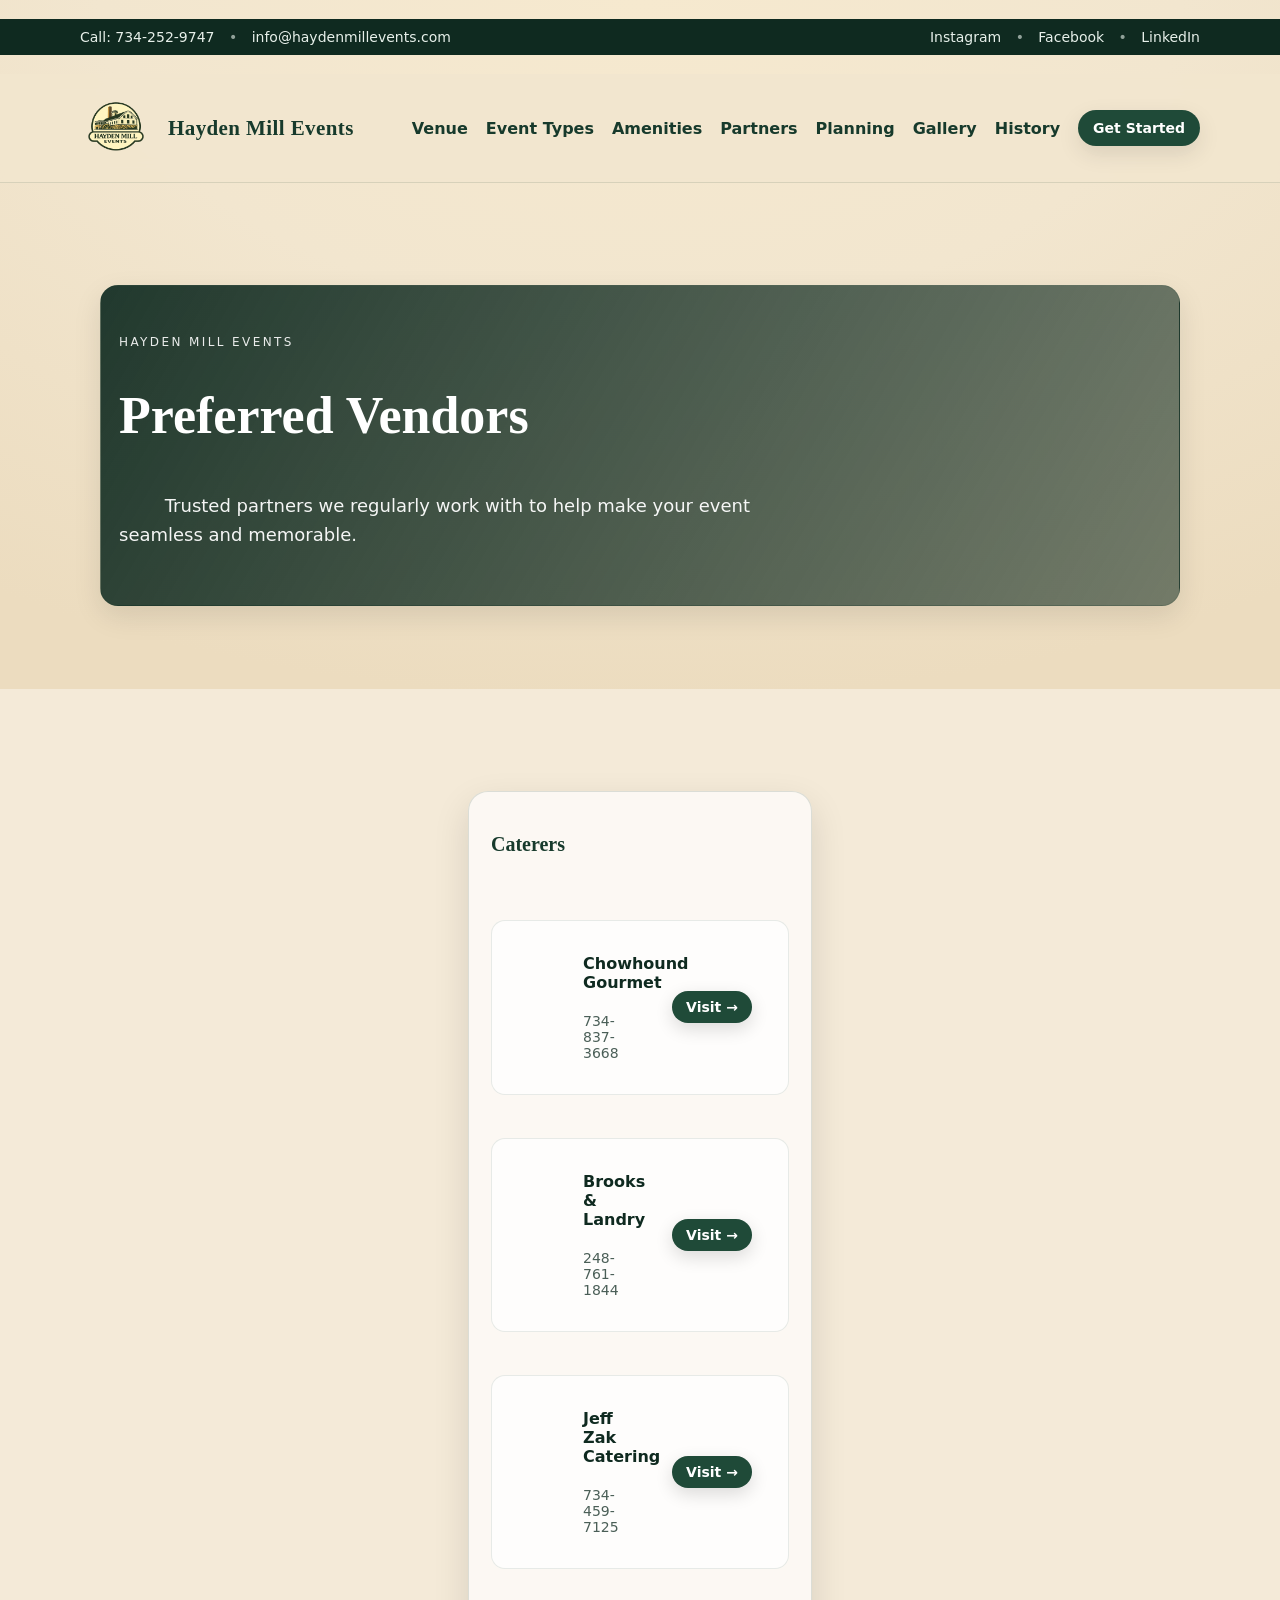
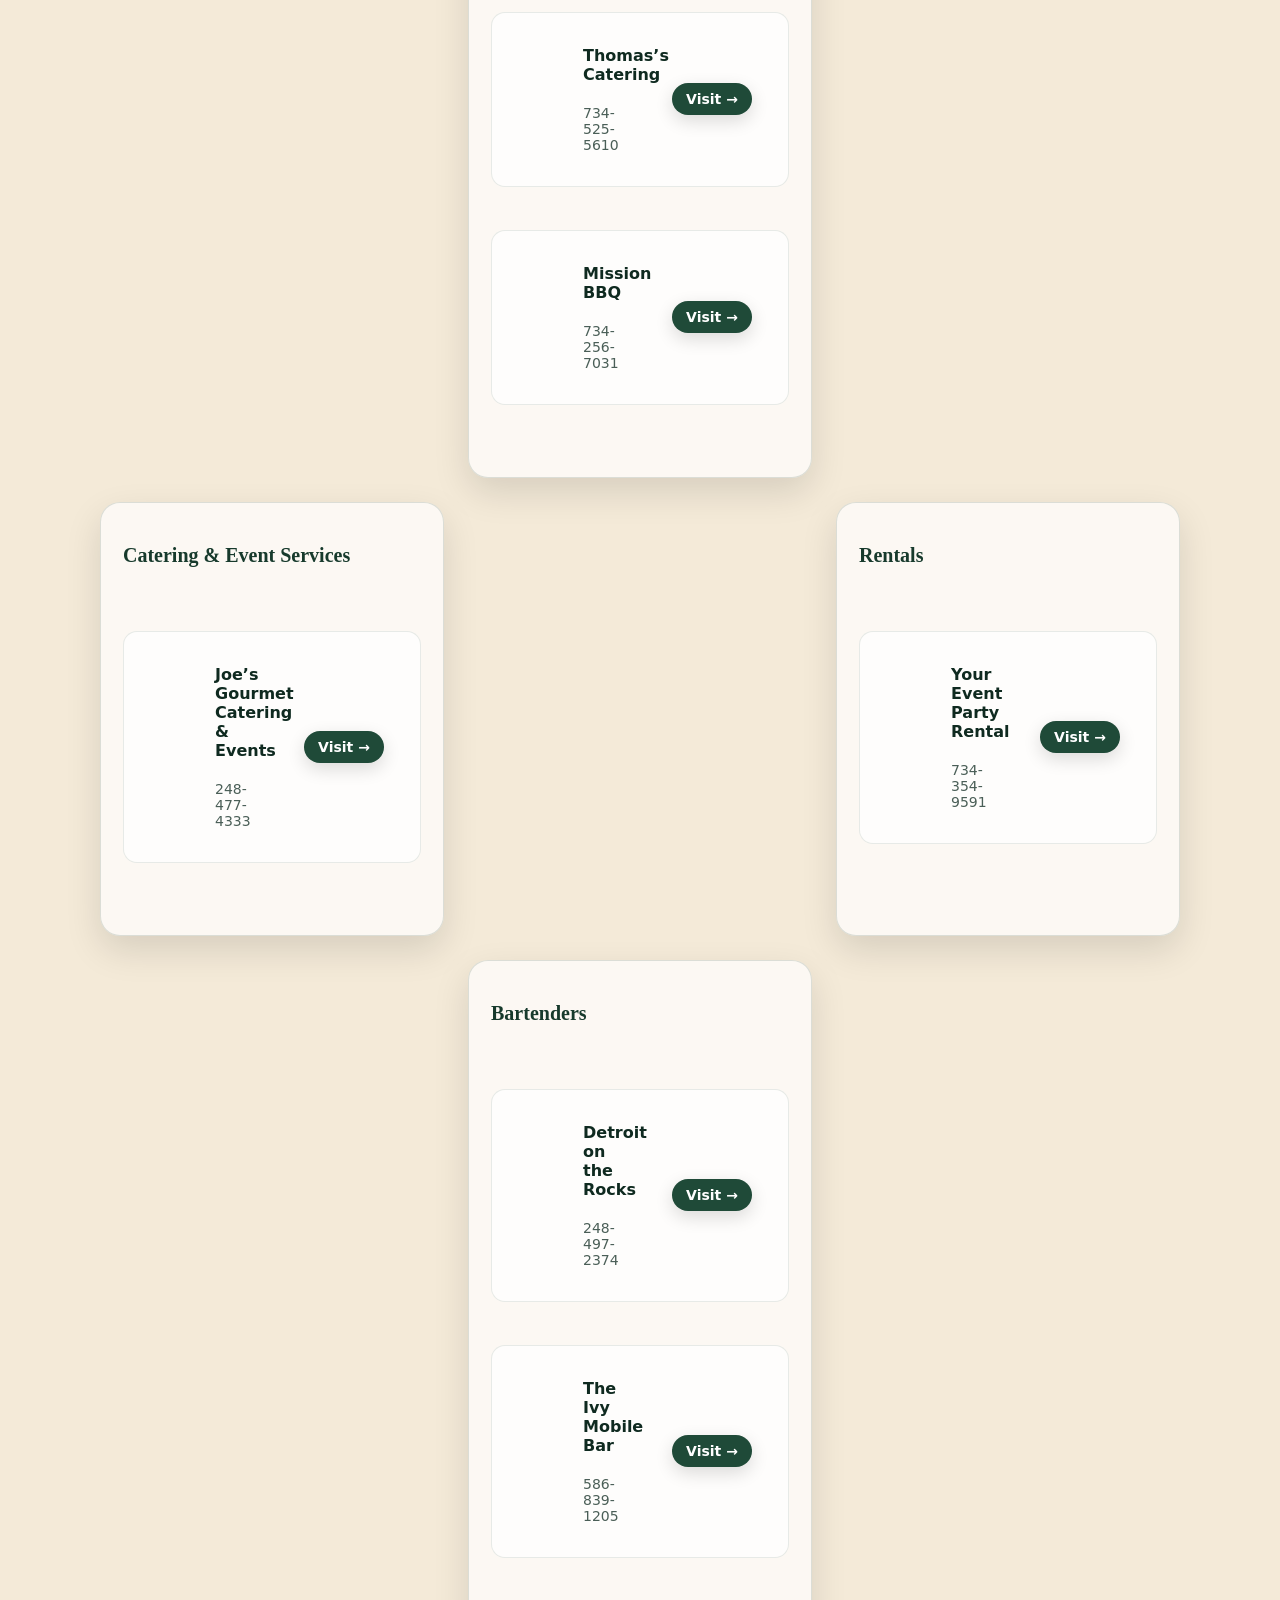
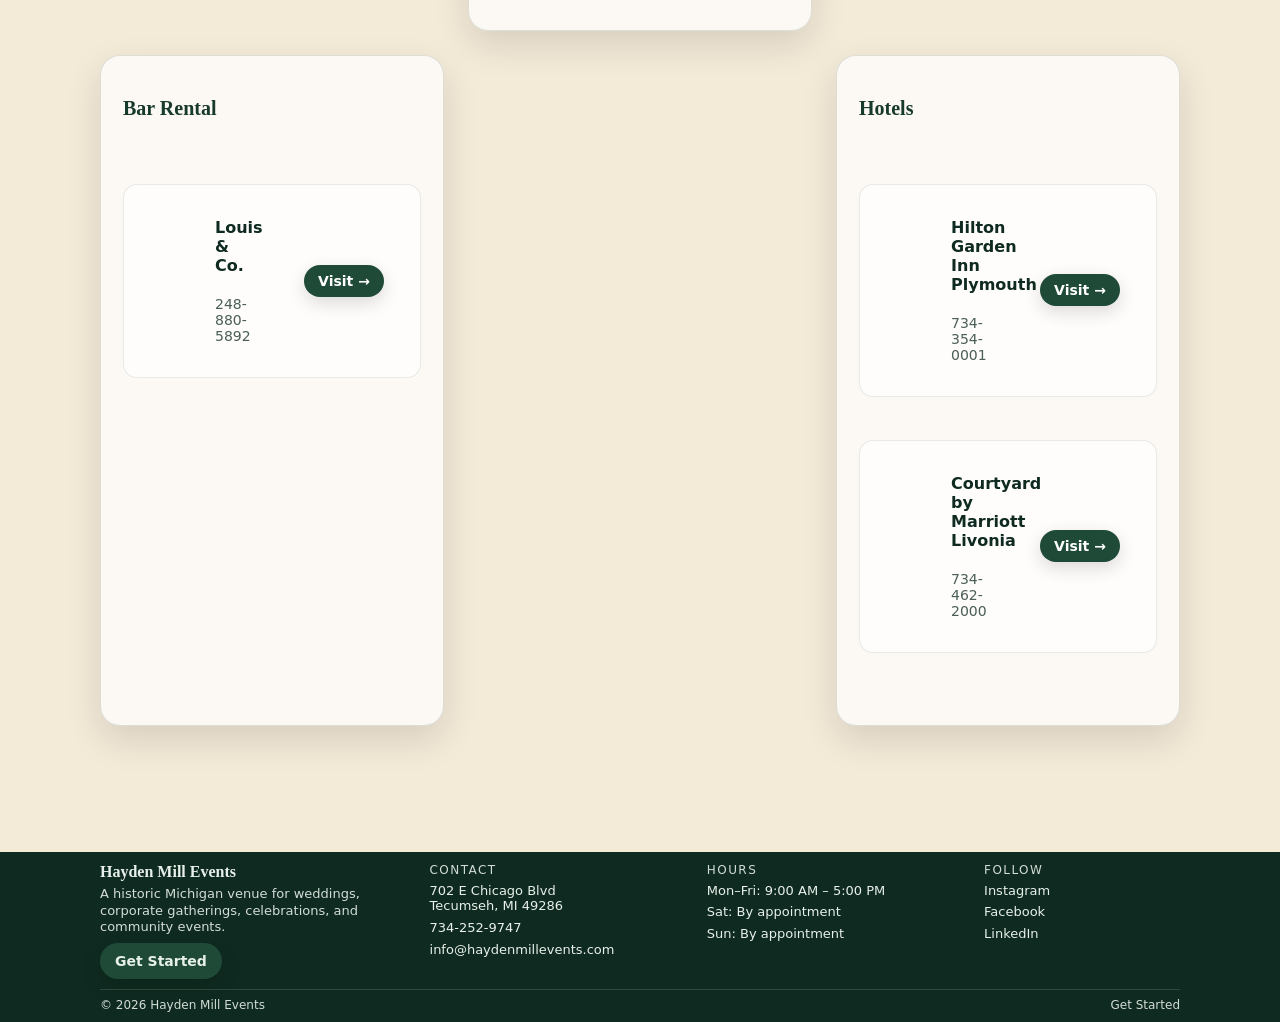
<file: preferred-vendors.html>
<!doctype html>
<html lang="en">
<head>
  <meta charset="utf-8" />
  <meta name="viewport" content="width=device-width, initial-scale=1" />
  <title>Preferred Vendors | Hayden Mill Events</title>
  <meta name="description" content="Preferred vendors for Hayden Mill Events — catering, rentals, bartending, and more." />
  <link rel="stylesheet" href="css/styles.css" />
</head>

<body>

  <!-- =========================================================
       Top Contact Ribbon
       - Phone + email (left)
       - Social links (right)
       ========================================================= -->
  <div class="topbar">
    <div class="wrap topbar__inner">
      <div class="topbar__left">
        <a href="tel:+17342529747">Call: 734-252-9747</a>
        <span class="dot">•</span>
        <a href="mailto:info@haydenmillevents.com">info@haydenmillevents.com</a>
      </div>

      <div class="topbar__right">
        <a href="https://www.instagram.com/haydenmillevents/"
           aria-label="Instagram"
           target="_blank"
           rel="noopener">Instagram</a>
        <span class="dot">•</span>
        <a href="https://www.facebook.com/haydenmillevents"
           aria-label="Facebook"
           target="_blank"
           rel="noopener">Facebook</a>
        <span class="dot">•</span>
        <a href="https://www.linkedin.com/company/hayden-mill-events"
           aria-label="LinkedIn"
           target="_blank"
           rel="noopener">LinkedIn</a> 
      </div>
    </div>
  </div>

  <!-- Header / Nav -->
<header class="header">
  <div class="wrap header__inner">
    <a class="brand" href="index.html" aria-label="Hayden Mill Events home">
      <img
        class="brand__logo"
        src="assets/img/logo.png"
        alt="Hayden Mill Events logo"
        decoding="async"
      />
      <span class="brand__name">Hayden Mill Events</span>
    </a>

    <nav class="nav" aria-label="Primary">
      <a href="index.html#venue">Venue</a>
      <a href="index.html#event-types">Event Types</a>
      <a href="index.html#amenities">Amenities</a>
      <a href="index.html#vendors">Partners</a>
      <a href="index.html#articles">Planning</a>

      <!-- These now match normal ribbon links, but go to separate pages -->
      <a href="gallery.html">Gallery</a>
      <a href="history.html">History</a>

      <!-- Keep Get Started as the primary CTA -->
      <a class="btn btn--sm" href="get-started.html">Get Started</a>
    </nav>

    <button class="navToggle" aria-label="Open menu" aria-expanded="false">Menu</button>
  </div>
</header>

<!-- Hero -->
<section class="section">
  <div class="wrap">
    <div class="card" style="background:linear-gradient(120deg, rgba(15,42,32,.92), rgba(15,42,32,.55)); color:#fff;">
      <p class="kicker">HAYDEN MILL EVENTS</p>
      <h1 style="margin-top:6px">Preferred Vendors</h1>
      <p class="lead" style="max-width:720px">
        Trusted partners we regularly work with to help make your event seamless and memorable.
      </p>
    </div>
  </div>
</section>

<!-- Vendors Grid -->
<section class="section section--alt">
  <div class="wrap">

    <div class="vendorsGrid">

      <!-- ================= CATERERS ================= -->
      <div class="vendorCard">
        <div class="vendorHead">Caterers</div>
        <ul class="vendorList">

          <li class="vendorItem">
            <div class="vendorItem__info">
              <div class="vendorName">Chowhound Gourmet</div>
              <div class="vendorMeta"><a href="tel:+17348373668">734-837-3668</a></div>
            </div>
            <a class="vendorVisit" href="https://www.chowhoundgourmet.com" target="_blank" rel="noopener">Visit →</a>
          </li>

          <li class="vendorItem">
            <div class="vendorItem__info">
              <div class="vendorName">Brooks & Landry</div>
              <div class="vendorMeta"><a href="tel:+12487611844">248-761-1844</a></div>
            </div>
            <a class="vendorVisit" href="https://www.brooksandlandry.com" target="_blank" rel="noopener">Visit →</a>
          </li>

          <li class="vendorItem">
            <div class="vendorItem__info">
              <div class="vendorName">Jeff Zak Catering</div>
              <div class="vendorMeta"><a href="tel:+17344597125">734-459-7125</a></div>
            </div>
            <a class="vendorVisit" href="https://www.jeffzakcateringmi.com" target="_blank" rel="noopener">Visit →</a>
          </li>

          <li class="vendorItem">
            <div class="vendorItem__info">
              <div class="vendorName">Thomas’s Catering</div>
              <div class="vendorMeta"><a href="tel:+17345255610">734-525-5610</a></div>
            </div>
            <a class="vendorVisit" href="https://www.thomasscatering.com" target="_blank" rel="noopener">Visit →</a>
          </li>

          <li class="vendorItem">
            <div class="vendorItem__info">
              <div class="vendorName">Mission BBQ</div>
              <div class="vendorMeta"><a href="tel:+17342567031">734-256-7031</a></div>
            </div>
            <a class="vendorVisit" href="https://mission-bbq.com" target="_blank" rel="noopener">Visit →</a>
          </li>

        </ul>
      </div>

      <!-- ================= CATERING & EVENT ================= -->
      <div class="vendorCard">
        <div class="vendorHead">Catering & Event Services</div>
        <ul class="vendorList">
          <li class="vendorItem">
            <div class="vendorItem__info">
              <div class="vendorName">Joe’s Gourmet Catering & Events</div>
              <div class="vendorMeta"><a href="tel:+12484774333">248-477-4333</a></div>
            </div>
            <a class="vendorVisit" href="https://joesgourmetcatering.com" target="_blank" rel="noopener">Visit →</a>
          </li>
        </ul>
      </div>

      <!-- ================= RENTALS ================= -->
      <div class="vendorCard">
        <div class="vendorHead">Rentals</div>
        <ul class="vendorList">
          <li class="vendorItem">
            <div class="vendorItem__info">
              <div class="vendorName">Your Event Party Rental</div>
              <div class="vendorMeta"><a href="tel:+17343549591">734-354-9591</a></div>
            </div>
            <a class="vendorVisit" href="https://www.youreventpartyrental.com" target="_blank" rel="noopener">Visit →</a>
          </li>
        </ul>
      </div>

      <!-- ================= BARTENDERS ================= -->
      <div class="vendorCard">
        <div class="vendorHead">Bartenders</div>
        <ul class="vendorList">

          <li class="vendorItem">
            <div class="vendorItem__info">
              <div class="vendorName">Detroit on the Rocks</div>
              <div class="vendorMeta"><a href="tel:+12484972374">248-497-2374</a></div>
            </div>
            <a class="vendorVisit" href="https://www.thedontherocks.com" target="_blank" rel="noopener">Visit →</a>
          </li>

          <li class="vendorItem">
            <div class="vendorItem__info">
              <div class="vendorName">The Ivy Mobile Bar</div>
              <div class="vendorMeta"><a href="tel:+15868391205">586-839-1205</a></div>
            </div>
            <a class="vendorVisit" href="https://www.theivymobilebar.com" target="_blank" rel="noopener">Visit →</a>
          </li>

        </ul>
      </div>

      <!-- ================= BAR RENTAL ================= -->
      <div class="vendorCard">
        <div class="vendorHead">Bar Rental</div>
        <ul class="vendorList">
          <li class="vendorItem">
            <div class="vendorItem__info">
              <div class="vendorName">Louis & Co.</div>
              <div class="vendorMeta"><a href="tel:+12488805892">248-880-5892</a></div>
            </div>
            <a class="vendorVisit" href="https://www.louisandcobars.com" target="_blank" rel="noopener">Visit →</a>
          </li>
        </ul>
      </div>

      <!-- ================= HOTELS ================= -->
      <div class="vendorCard">
        <div class="vendorHead">Hotels</div>
        <ul class="vendorList">

          <li class="vendorItem">
            <div class="vendorItem__info">
              <div class="vendorName">Hilton Garden Inn Plymouth</div>
              <div class="vendorMeta"><a href="tel:+17343540001">734-354-0001</a></div>
            </div>
            <a class="vendorVisit" href="https://www.hilton.com" target="_blank" rel="noopener">Visit →</a>
          </li>

          <li class="vendorItem">
            <div class="vendorItem__info">
              <div class="vendorName">Courtyard by Marriott Livonia</div>
              <div class="vendorMeta"><a href="tel:+17344622000">734-462-2000</a></div>
            </div>
            <a class="vendorVisit" href="https://www.marriott.com" target="_blank" rel="noopener">Visit →</a>
          </li>

        </ul>
      </div>

    </div>
  </div>
</section>

<footer class="siteFooter">
    <div class="wrap siteFooter__inner">
      <div class="siteFooter__grid">
        <div>
          <div class="siteFooter__name">Hayden Mill Events</div>
          <p class="siteFooter__tagline">
            A historic Michigan venue for weddings, corporate gatherings, celebrations, and community events.
          </p>
          <a class="btn btn--sm" href="get-started.html">Get Started</a>
        </div>

        <div>
        <div class="siteFooter__head">Contact</div>
          <ul class="siteFooter__list">
            <li>
              <a href="https://www.google.com/maps?q=702+E+Chicago+Blvd+Tecumseh+MI+49286" target="_blank" rel="noopener">
                702 E Chicago Blvd<br />Tecumseh, MI 49286
              </a>
            </li>
            <li><a href="tel:+17342529747">734-252-9747</a></li>
            <li><a href="mailto:info@haydenmillevents.com">info@haydenmillevents.com</a></li>
          </ul>
        </div>

        <div>
          <div class="siteFooter__head">Hours</div>
          <ul class="siteFooter__list">
            <li>Mon–Fri: 9:00 AM – 5:00 PM</li>
            <li>Sat: By appointment</li>
            <li>Sun: By appointment</li>
          </ul>
        </div>

        <div>
          <div class="siteFooter__head">Follow</div>
          <ul class="siteFooter__list">
            <li><a href="https://www.instagram.com/haydenmillevents/" target="_blank" rel="noopener">Instagram</a></li>
            <li><a href="https://www.facebook.com/haydenmillevents" target="_blank" rel="noopener">Facebook</a></li>
            <li><a href="https://www.linkedin.com/company/hayden-mill-events" target="_blank" rel="noopener">LinkedIn</a></li>
          </ul>
        </div>
      </div>

      <div class="siteFooter__bottom">
        <div>© <span id="year"></span> Hayden Mill Events</div>
        <div class="siteFooter__smallLinks">
          <a href="get-started.html">Get Started</a>
        </div>
      </div>
    </div>
  </footer>
<script src="js/main.js" defer></script>
</body>
</html>
</file>
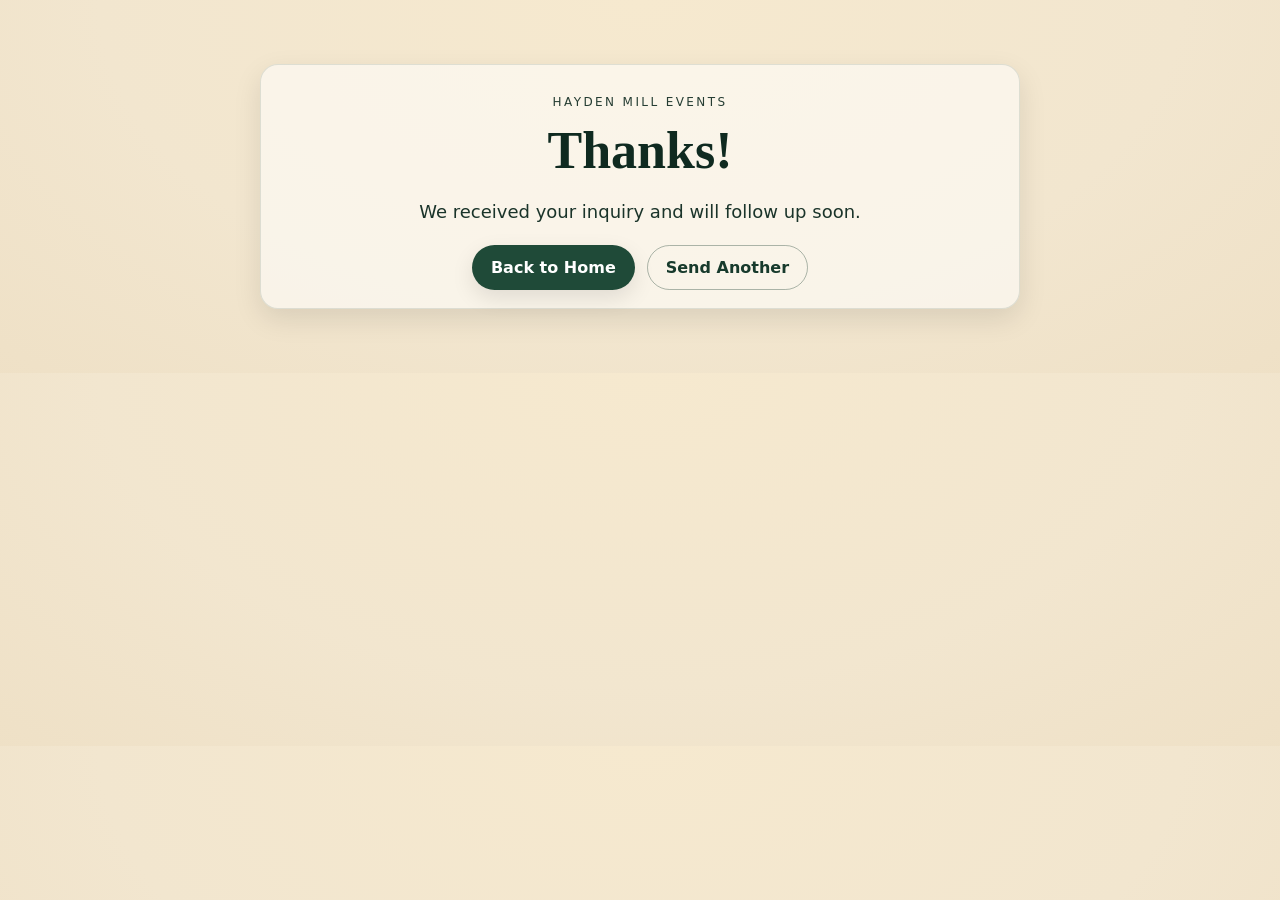
<file: thanks.html>
<!doctype html>
<html lang="en">
<head>
  <meta charset="utf-8" />
  <meta name="viewport" content="width=device-width, initial-scale=1" />
  <title>Thanks | Hayden Mill Events</title>
  <link rel="stylesheet" href="css/styles.css" />
</head>
<body>
  <section class="section">
    <div class="wrap">
      <div class="card" style="max-width:760px; margin:0 auto; text-align:center;">
        <p class="kicker">HAYDEN MILL EVENTS</p>
        <h1>Thanks!</h1>
        <p class="lead">We received your inquiry and will follow up soon.</p>
        <div class="actions" style="justify-content:center; margin-top:16px;">
          <a class="btn" href="index.html">Back to Home</a>
          <a class="btn btn--ghost" href="get-started.html">Send Another</a>
        </div>
      </div>
    </div>
  </section>

  <script src="js/main.js" defer></script>
</body>
</html>
</file>
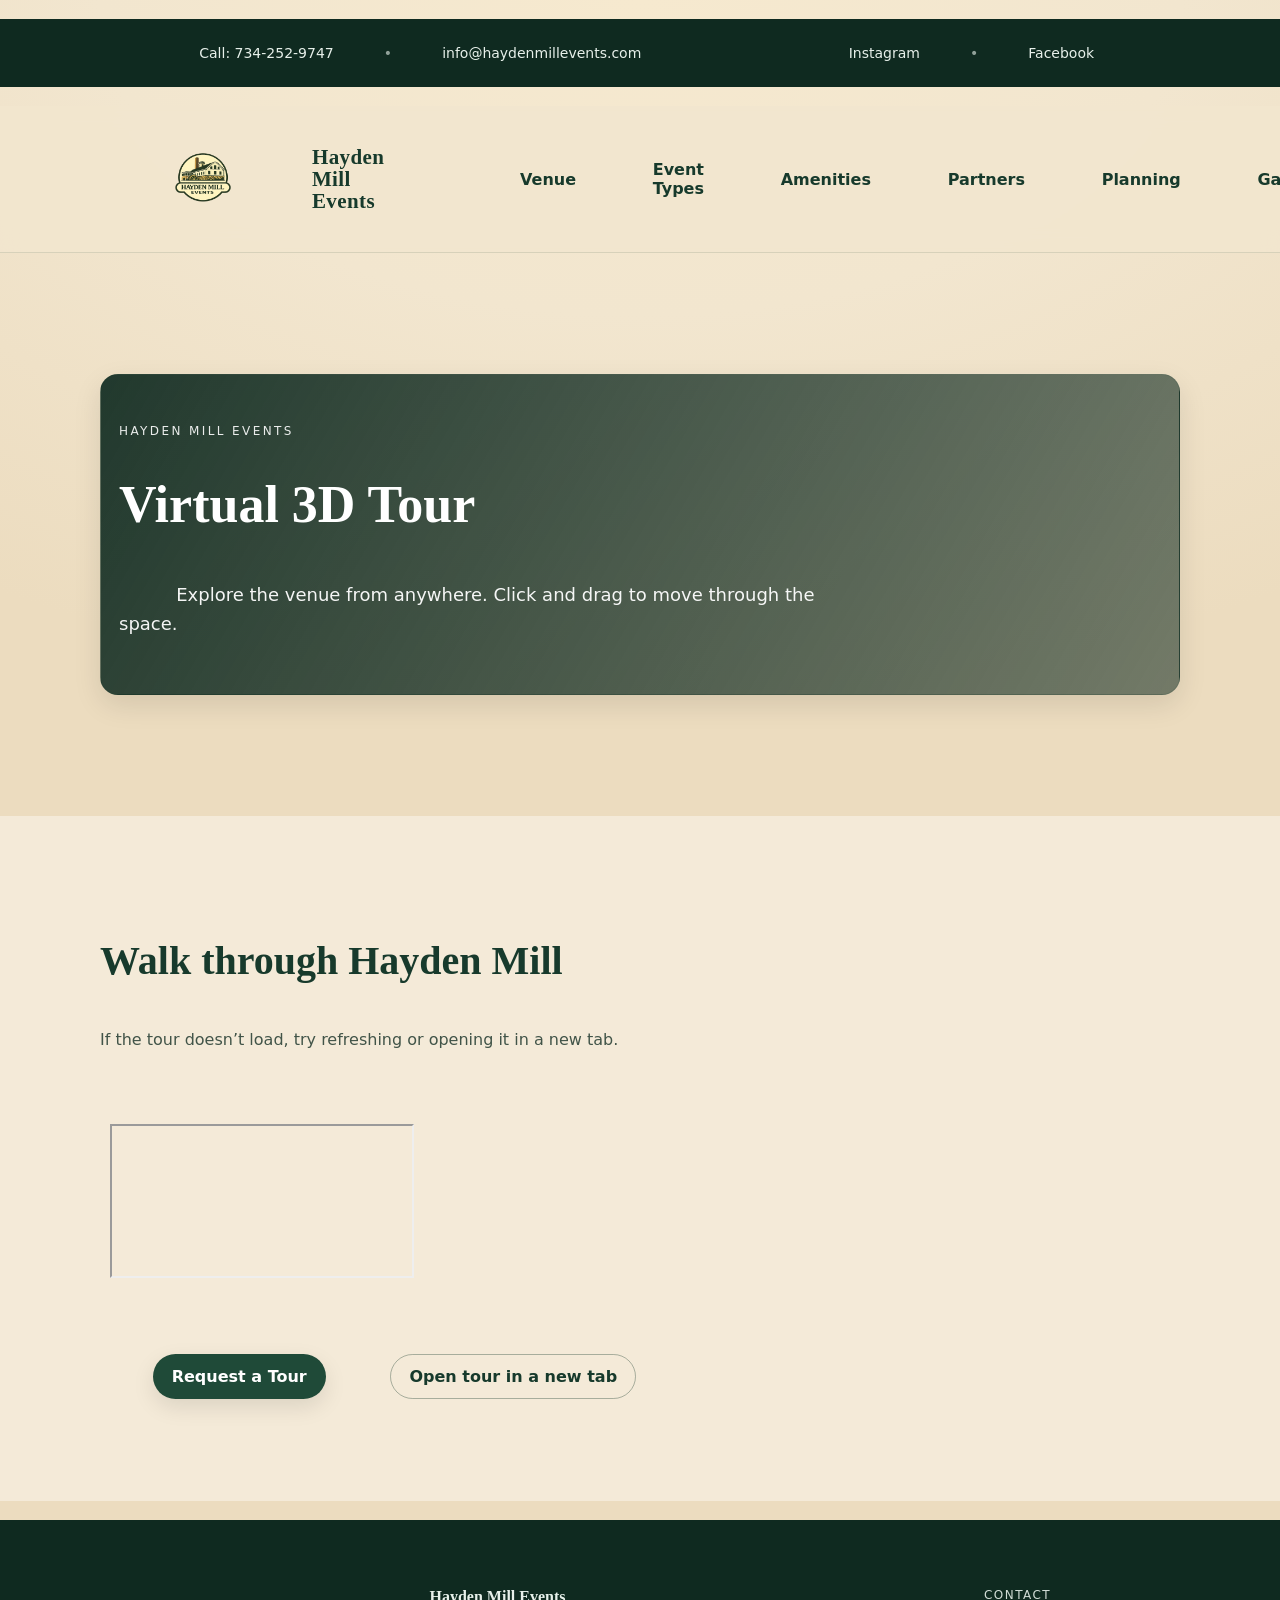
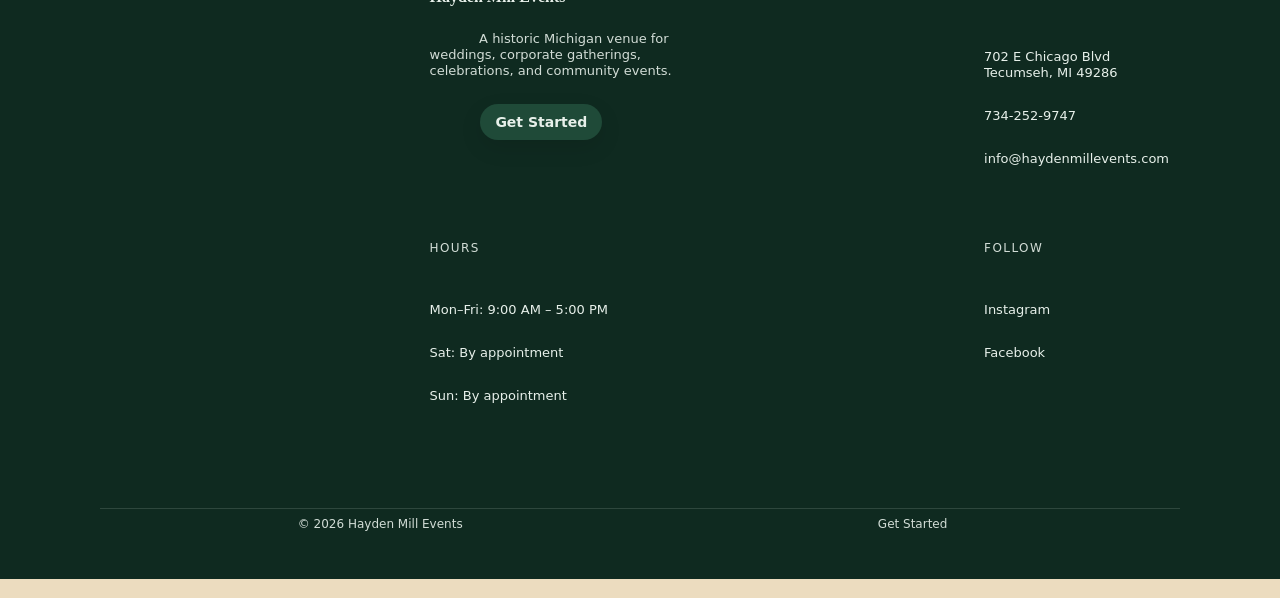
<file: tour.html>
<!doctype html>
<html lang="en">
<head>
  <meta charset="utf-8" />
  <meta name="viewport" content="width=device-width, initial-scale=1" />
  <title>Hayden Mill Events | 3D Tour</title>
  <meta name="description" content="Take a virtual 3D tour of Hayden Mill Events in Tecumseh, Michigan." />
  <link rel="stylesheet" href="css/styles.css" />
</head>

<body>
  <!-- Top contact ribbon -->
  <div class="topbar">
    <div class="wrap topbar__inner">
      <div class="topbar__left">
        <a href="tel:+17342529747">Call: 734-252-9747</a>
        <span class="dot">•</span>
        <a href="mailto:info@haydenmillevents.com">info@haydenmillevents.com</a>
      </div>
      <div class="topbar__right">
        <a href="https://www.instagram.com/haydenmillevents/" aria-label="Instagram" target="_blank" rel="noopener">Instagram</a>
        <span class="dot">•</span>
        <a href="https://www.facebook.com/haydenmillevents" aria-label="Facebook" target="_blank" rel="noopener">Facebook</a>
      </div>
    </div>
  </div>

  <!-- Header / Nav -->
  <header class="header">
    <div class="wrap header__inner">
      <a class="brand" href="index.html" aria-label="Hayden Mill Events home">
        <img class="brand__logo" src="assets/img/logo.png" alt="Hayden Mill Events logo" decoding="async" />
        <span class="brand__name">Hayden Mill Events</span>
      </a>

      <nav class="nav" aria-label="Primary">
        <a href="index.html#venue">Venue</a>
        <a href="index.html#event-types">Event Types</a>
        <a href="index.html#amenities">Amenities</a>
        <a href="index.html#vendors">Partners</a>
        <a href="index.html#articles">Planning</a>

        <a href="gallery.html">Gallery</a>
        <a href="history.html">History</a>
        <a href="tour.html" class="is-active">3D Tour</a>

        <a class="btn btn--sm" href="get-started.html">Get Started</a>
      </nav>

      <button class="navToggle" aria-label="Open menu" aria-expanded="false">Menu</button>
    </div>
  </header>

  <!-- Page Hero -->
  <section class="section">
    <div class="wrap">
      <div class="card" style="background:linear-gradient(120deg, rgba(15,42,32,.92), rgba(15,42,32,.55)); color:#fff;">
        <p class="kicker">HAYDEN MILL EVENTS</p>
        <h1 style="margin-top:6px">Virtual 3D Tour</h1>
        <p class="lead" style="max-width:720px">
          Explore the venue from anywhere. Click and drag to move through the space.
        </p>
      </div>
    </div>
  </section>

  <!-- Tour Embed -->
  <section class="section section--alt">
    <div class="wrap">
      <div class="sectionHead">
        <h2>Walk through Hayden Mill</h2>
        <p class="muted">If the tour doesn’t load, try refreshing or opening it in a new tab.</p>
      </div>

      <div class="tourEmbed">
        <iframe
          src="https://my.matterport.com/show/?m=tQKZBCvbtoy"
          allowfullscreen
          loading="lazy"
          referrerpolicy="no-referrer-when-downgrade">
        </iframe>
      </div>

      <div style="height:16px"></div>

      <div class="actions">
        <a class="btn" href="get-started.html">Request a Tour</a>
        <a class="btn btn--ghost" href="https://my.matterport.com/show/?m=tQKZBCvbtoy" target="_blank" rel="noopener">Open tour in a new tab</a>
      </div>
    </div>
  </section>

  <!-- Footer -->
  <footer class="siteFooter">
    <div class="wrap siteFooter__inner">
      <div class="siteFooter__grid">
        <div>
          <div class="siteFooter__name">Hayden Mill Events</div>
          <p class="siteFooter__tagline">
            A historic Michigan venue for weddings, corporate gatherings, celebrations, and community events.
          </p>
          <a class="btn btn--sm" href="get-started.html">Get Started</a>
        </div>

        <div>
          <div class="siteFooter__head">Contact</div>
          <ul class="siteFooter__list">
            <li>702 E Chicago Blvd<br />Tecumseh, MI 49286</li>
            <li><a href="tel:+17342529747">734-252-9747</a></li>
            <li><a href="mailto:info@haydenmillevents.com">info@haydenmillevents.com</a></li>
          </ul>
        </div>

        <div>
          <div class="siteFooter__head">Hours</div>
          <ul class="siteFooter__list">
            <li>Mon–Fri: 9:00 AM – 5:00 PM</li>
            <li>Sat: By appointment</li>
            <li>Sun: By appointment</li>
          </ul>
        </div>

        <div>
          <div class="siteFooter__head">Follow</div>
          <ul class="siteFooter__list">
            <li><a href="https://www.instagram.com/haydenmillevents/" target="_blank" rel="noopener">Instagram</a></li>
            <li><a href="https://www.facebook.com/haydenmillevents" target="_blank" rel="noopener">Facebook</a></li>
          </ul>
        </div>
      </div>

      <div class="siteFooter__bottom">
        <div>© <span id="year"></span> Hayden Mill Events</div>
        <div class="siteFooter__smallLinks">
          <a href="get-started.html">Get Started</a>
        </div>
      </div>
    </div>
  </footer>

  <script defer src="./js/main.js"></script>
</body>
</html>
</file>
<file: css/styles.css>
/* =========================================================
   Hayden Mill Events — styles.css
   - Core palette + layout primitives
   - Header/Nav styling
   - Hero carousel layout (JS controls transform)
   - Venue collage layout
   - Event Types tab system (buttons + media collage + content panes)
   - Parallax band styling
   - Footer styling
   ========================================================= */

:root{
  --bg: #f2e6cf;
  --bg2: #efe0c5;
  --ink: #173a2c;
  --ink2: #0f2a20;
  --accent: #1f4a38;
  --white: #ffffff;
  --shadow: rgba(0,0,0,.10);
  --wrap: 1120px;
  --radius: 18px;
}

*{ box-sizing: border-box; }
html,body{ margin: 0; padding: 0; }

body{
  font-family: system-ui, -apple-system, Segoe UI, Roboto, Helvetica, Arial, sans-serif;
  color: var(--ink2);
  background: radial-gradient(1200px 700px at 50% 0%, #f6e9cf 0%, var(--bg) 45%, #ecdcbf 100%);
}

a{ color: inherit; text-decoration: none; }
a:hover{ opacity: .92; }

.wrap{ max-width: var(--wrap); margin: 0 auto; padding: 0 20px; }
.dot{ margin: 0 10px; opacity: .6; }

/* =========================================================
   Top ribbon
   ========================================================= */
.topbar{
  background: #0f2a20;
  color: #e7f0ea;
  font-size: 14px;
}
.topbar__inner{
  display: flex;
  justify-content: space-between;
  gap: 16px;
  padding: 10px 0;
}
.topbar a{ color: #e7f0ea; }

/* =========================================================
   Header / Nav
   ========================================================= */
.header{
  position: sticky;
  top: 0;
  z-index: 50;
  background: rgba(242,230,207,.90);
  backdrop-filter: blur(10px);
  border-bottom: 1px solid rgba(23,58,44,.12);
}
.header__inner{
  display: flex;
  align-items: center;
  justify-content: space-between;
  padding: 18px 0;
}

.brand{
  display: flex;
  align-items: center;
  gap: 16px;
}
.brand__logo{
  height: 72px;
  width: auto;
  display: block;
}
.brand__name{
  font-family: Georgia, "Times New Roman", serif;
  letter-spacing: .4px;
  font-weight: 700;
  font-size: 21px;
  line-height: 1.05;
  color: var(--ink);
}

.nav{ display: flex; align-items: center; gap: 18px; }
.nav a{ font-weight: 600; color: var(--ink); }

/* Ensure nav link rule does not override button colors */
.nav a.btn{ color: var(--white); }
.nav a.btn.btn--ghost{ color: var(--ink); }

.navToggle{ display: none; }

/* =========================================================
   Buttons
   ========================================================= */
.btn{
  display: inline-flex;
  align-items: center;
  justify-content: center;
  padding: 12px 18px;
  border-radius: 999px;
  background: var(--accent);
  color: var(--white);
  font-weight: 700;
  border: 1px solid rgba(0,0,0,0);
  box-shadow: 0 8px 22px var(--shadow);
}
.btn--ghost{
  background: transparent;
  border-color: rgba(23,58,44,.35);
  color: var(--ink);
  box-shadow: none;
}
.btn--sm{ padding: 9px 14px; font-size: 14px; }

/* =========================================================
   Typography
   ========================================================= */
.kicker{ letter-spacing: .2em; text-transform: uppercase; font-size: 12px; opacity: .9; }
h1,h2,h3{ font-family: Georgia, "Times New Roman", serif; margin: 10px 0 10px; }
h1{ font-size: 52px; }
h2{ font-size: 40px; }

h3{ font-size: 25px;
   color: var(--ink);
  }

.lead{ font-size: 18px; line-height: 1.6; opacity: .95; }
.actions{ display: flex; gap: 12px; flex-wrap: wrap; margin-top: 18px; }
.muted{ opacity: .78; line-height: 1.6; }

/* =========================================================
   Sections / Layout
   ========================================================= */
.section{ padding: 64px 0; }
.section--alt{ background: rgba(255,255,255,.38); }
.sectionHead{ margin-bottom: 18px; }
.sectionHead h2{ margin: 0 0 8px; color: var(--ink); }

.grid2{
  display: grid;
  grid-template-columns: 1.2fr .8fr;
  gap: 24px;
  align-items: start;
}

.card{
  background: rgba(255,255,255,.55);
  border: 1px solid rgba(23,58,44,.12);
  border-radius: var(--radius);
  padding: 18px;
  box-shadow: 0 10px 28px var(--shadow);
}

.cards{
  display: grid;
  grid-template-columns: repeat(3, minmax(0, 1fr));
  gap: 16px;
}
.capCard,.setupCard,.articleCard{
  background: rgba(255,255,255,.55);
  border: 1px solid rgba(23,58,44,.12);
  border-radius: var(--radius);
  padding: 18px;
  box-shadow: 0 10px 28px var(--shadow);
}
.articleCard{ display: block; }
.articleCard:hover{ transform: translateY(-2px); transition: transform .15s ease; }

/* Simple list style */
.list{ margin: 10px 0 0; padding-left: 18px; }
.list li{ margin: 6px 0; }

/* =========================================================
   Venue: overlapped photo collage
   ========================================================= */
.venueGrid{
  grid-template-columns: .95fr 1.05fr;
  align-items: start;
}
.venueText{ display: grid; gap: 16px; }
.venueMedia{
  position: relative;
  min-height: 420px;
  border-radius: var(--radius);
}
.venueImg{
  position: absolute;
  border-radius: var(--radius);
  box-shadow: 0 16px 40px rgba(0,0,0,.18);
  border: 1px solid rgba(23,58,44,.12);
  object-fit: cover;
  background: rgba(255,255,255,.35);
}
.venueImg--a{ top: 0; left: 0; width: 78%; height: 72%; z-index: 2; }
.venueImg--b{ bottom: 0; right: 0; width: 58%; height: 52%; z-index: 3; }
.venueImg--c{ top: 14%; right: 8%; width: 34%; height: 34%; z-index: 4; }

/* =========================================================
   HERO: Horizontal carousel
   - JS updates .hero__track transform
   ========================================================= */
.hero{ position: relative; }
.hero__slider{
  position: relative;
  height: 72vh;
  min-height: 520px;
  overflow: hidden;
  background: #000;
}
.hero__track{
  height: 100%;
  width: 100%;
  display: flex;
  will-change: transform;
  transition: transform .65s cubic-bezier(.22,.61,.36,1);
  transform: translate3d(0,0,0);
}
.hero__track.is-instant{ transition: none !important; }
.slide{
  position: relative;
  flex: 0 0 100%;
  width: 100%;
  height: 100%;
  background-size: cover;
  background-position: center;
}
.hero__track .slide::before{
  content: "";
  position: absolute;
  inset: 0;
  background: linear-gradient(90deg, rgba(15,42,32,.78) 0%, rgba(15,42,32,.25) 55%, rgba(15,42,32,.05) 100%);
}
.hero__track .slide__content{
  position: relative;
  padding: 80px 0;
  color: #f3f3f3;
  max-width: 720px;
  z-index: 2;
}

/* Controls */
.sliderBtn, .dots{ position: absolute; z-index: 10; }
.sliderBtn{
  display: flex;
  align-items: center;
  justify-content: center;
  position: absolute;
  top: 50%;
  transform: translateY(-50%);
  width: 44px;
  height: 44px;
  border-radius: 999px;
  border: 1px solid rgba(255,255,255,.65);
  background: rgba(15,42,32,.35);
  color: #fff;
  font-size: 28px;
  line-height: 1;
  cursor: pointer;
  z-index: 50;
}
.sliderBtn.prev{ left: 16px; }
.sliderBtn.next{ right: 16px; }

.dots{
  left: 50%;
  bottom: 18px;
  transform: translateX(-50%);
  display: flex;
  gap: 10px;
  z-index: 55;
}
.dots button{
  width: 10px;
  height: 10px;
  border-radius: 999px;
  border: 1px solid rgba(255,255,255,.65);
  background: rgba(255,255,255,.15);
  cursor: pointer;
}
.dots button.is-active{
  background: rgba(255,255,255,.95);
}

/* =========================================================
   Parallax band
   ========================================================= */
.parallax{
  position: relative;
  min-height: 420px;
  overflow: hidden;
  border-radius: 0;
}
.parallax__media{
  position: absolute;
  inset: -18vh 0;
  background-size: cover;
  background-position: center;
  transform: translate3d(0,0,0);
  will-change: transform;
}
.parallax__overlay{
  position: relative;
  min-height: 420px;
  display: flex;
  align-items: center;
  background: rgba(15,42,32,.55);
}
.parallax__content{
  color: #fff;
  padding: 72px 0;
}
@media (prefers-reduced-motion: reduce){
  .parallax__media{ transform: none !important; }
}

/* =========================================================
   Event Types: buttons + collage + panes
   ========================================================= */
.eventTypesNav{
  display: flex;
  gap: 10px;
  flex-wrap: wrap;
  margin: 10px 0 18px;
}
.eventTypesGrid{
  grid-template-columns: .95fr 1.05fr;
  align-items: start;
}
.eventTypesMedia{
  position: relative;
  height: 420px;
  border-radius: var(--radius);
  overflow: hidden;
  max-width: 520px;
  width: 100%;
  justify-self: center;
}

/* Only one mediaSet visible at a time */
.eventTypesMedia .mediaSet{
  position: absolute;
  inset: 0;
  display: none;
}
.eventTypesMedia .mediaSet.is-active{ display: block; }

.eventImg{
  position: absolute;
  border-radius: var(--radius);
  box-shadow: 0 16px 40px rgba(0,0,0,.18);
  border: 1px solid rgba(23,58,44,.12);
  object-fit: cover;
  background: rgba(255,255,255,.35);
}
.eventImg--a{ top: 0; left: 0; width: 78%; height: 72%; z-index: 2; }
.eventImg--b{ bottom: 0; right: 0; width: 58%; height: 52%; z-index: 3; }
.eventImg--c{ top: 14%; right: 8%; width: 34%; height: 34%; z-index: 4; }

.feature__panel{
  background: rgba(255,255,255,.55);
  border: 1px solid rgba(23,58,44,.12);
  border-radius: var(--radius);
  padding: 18px;
  box-shadow: 0 10px 28px var(--shadow);
}
.featurePane{ display: none; }
.featurePane.is-active{ display: block; }

/* Event Types buttons */
#event-types .eventTypesNav .featureBtn{
  appearance: none;
  -webkit-appearance: none;
  display: inline-flex;
  align-items: center;
  justify-content: center;
  padding: 10px 16px;
  border-radius: 999px;
  font: 700 14px/1 system-ui, -apple-system, Segoe UI, Roboto, Helvetica, Arial, sans-serif;
  color: var(--ink2);
  background: rgba(255,255,255,.70);
  border: 1px solid rgba(23,58,44,.22);
  box-shadow: 0 6px 18px rgba(0,0,0,.10);
  cursor: pointer;
  user-select: none;
  white-space: nowrap;
  transition: background .2s ease, border-color .2s ease, box-shadow .2s ease, transform .15s ease, color .2s ease;
}
#event-types .eventTypesNav .featureBtn:hover{
  background: rgba(255,255,255,.90);
  transform: translateY(-1px);
  box-shadow: 0 10px 24px rgba(0,0,0,.14);
}
#event-types .eventTypesNav .featureBtn.is-active,
#event-types .eventTypesNav .featureBtn[aria-selected="true"]{
  background: linear-gradient(135deg, rgba(31,74,56,.95), rgba(15,42,32,.95));
  color: #fff;
  border-color: rgba(15,42,32,.85);
  box-shadow: 0 14px 32px rgba(0,0,0,.25);
}
#event-types .eventTypesNav .featureBtn:focus-visible{
  outline: 2px solid rgba(31,74,56,.55);
  outline-offset: 3px;
}

.logoRow {
  display: flex;
  flex-direction: column;
  align-items: flex-start;
  gap: 10px;
}

.logoPill {
  display: block;
}

/* =========================================================
   Footer
   ========================================================= */
.siteFooter{
  background: #0f2a20;
  color: #e7f0ea;
  padding: 12px 0 10px;
}
.siteFooter a{ color: #e7f0ea; }
.siteFooter a:hover{ opacity: .92; }

.siteFooter__grid{
  display: grid;
  grid-template-columns: 1.2fr 1fr 1fr .75fr;
  gap: 16px;
  align-items: start;
}
.siteFooter__name{
  font-family: Georgia, "Times New Roman", serif;
  font-size: 16px;
  font-weight: 700;
  line-height: 1.05;
  margin: 0 0 6px;
}
.siteFooter__tagline{
  margin: 0 0 8px;
  font-size: 13px;
  line-height: 1.25;
  opacity: .9;
  max-width: 42ch;
}
.siteFooter__head{
  font-size: 12px;
  letter-spacing: .12em;
  text-transform: uppercase;
  margin: 0 0 6px;
  line-height: 1.1;
  opacity: .9;
}
.siteFooter__list{
  margin: 0;
  padding: 0;
  list-style: none;
  display: grid;
  gap: 6px;
  font-size: 13px;
  line-height: 1.2;
}
.siteFooter__bottom{
  margin-top: 10px;
  padding-top: 8px;
  border-top: 1px solid rgba(231,240,234,.16);
  display: flex;
  justify-content: space-between;
  align-items: center;
  gap: 10px;
  flex-wrap: wrap;
  font-size: 12px;
  opacity: .9;
}
.siteFooter__smallLinks{
  display: flex;
  gap: 12px;
}

/* =========================================================
   Responsive
   ========================================================= */
@media (max-width: 980px){
  .siteFooter__grid{ grid-template-columns: 1fr 1fr; }
}
@media (max-width: 900px){
  .cards{ grid-template-columns: 1fr; }
  .grid2{ grid-template-columns: 1fr; }
  .venueGrid{ grid-template-columns: 1fr; }
  .venueMedia{
    min-height: auto;
    display: grid;
    gap: 12px;
  }
  .venueImg{
    position: static;
    width: 100%;
    height: 220px;
  }

  .eventTypesGrid{ grid-template-columns: 1fr; }
  .eventTypesMedia{
    min-height: auto;
    display: grid;
    gap: 12px;
    overflow: visible;
    height: auto;
    max-width: none;
  }
  .eventTypesMedia .mediaSet{ position: static; }
  .eventImg{
    position: static;
    width: 100%;
    height: 220px;
  }

  h1{ font-size: 40px; }
  h2{ font-size: 34px; }

  .nav{ display: none; }
  .navToggle{
    display: inline-flex;
    gap: 10px;
    align-items: center;
    border: 1px solid rgba(23,58,44,.25);
    background: transparent;
    border-radius: 999px;
    padding: 10px 14px;
  }
  .brand__logo{ height: 38px; }
  .brand__name{ font-size: 18px; }
}
@media (max-width: 560px){
  .siteFooter__grid{ grid-template-columns: 1fr; }
}

/* =========================================================
   Gallery thumbnails — force consistent sizing + cropping
   ========================================================= */
.galleryGrid{
  display: grid;
  grid-template-columns: repeat(4, minmax(0, 1fr));
  gap: 14px;
}

.galleryItem{
  border-radius: var(--radius);
  overflow: hidden;
  border: 1px solid rgba(23,58,44,.12);
  box-shadow: 0 10px 28px var(--shadow);
  background: rgba(255,255,255,.55);

  /* Consistent thumbnail “frame” */
  aspect-ratio: 4 / 3;
}

.galleryItem img{
  display: block;
  width: 100%;
  height: 100%;
  object-fit: cover;       /* crop to fill frame */
  object-position: center; /* center subject */
}

/* Responsive */
@media (max-width: 1200px){
  .galleryGrid{ grid-template-columns: repeat(3, minmax(0, 1fr)); }
}
@media (max-width: 800px){
  .galleryGrid{ grid-template-columns: repeat(2, minmax(0, 1fr)); }
}
@media (max-width: 480px){
  .galleryGrid{ grid-template-columns: 1fr; }
}

/* =========================================================
   History page: force consistent image tiles (matches Gallery)
   Works with your current HTML classes:
   .historyRow, .historyTiles3, .historyGrid9, .tile
   ========================================================= */

/* Two-column layout: photos left, text right */
.historyRow{
  display: grid;
  grid-template-columns: .95fr 1.05fr;
  gap: 24px;
  align-items: start;
}

/* 3-photo layout: 1 wide on top, 2 below */
.historyTiles3{
  display: grid;
  grid-template-columns: repeat(2, minmax(0, 1fr));
  gap: 14px;
}

.historyTiles3 .tile:nth-child(1){
  grid-column: 1 / -1; /* make the first image span full width */
}

/* The tile wrapper should crop the image */
.historyTiles3 .tile,
.historyGrid9 .tile{
  border-radius: var(--radius);
  overflow: hidden;
  border: 1px solid rgba(23,58,44,.12);
  box-shadow: 0 10px 28px var(--shadow);
  background: rgba(255,255,255,.55);
}

/* Force consistent sizing + cropping */
.historyTiles3 .tile{
  height: 180px; /* adjust if you want taller */
}

.historyTiles3 img,
.historyGrid9 img{
  width: 100%;
  height: 100%;
  display: block;
  object-fit: cover;
  object-position: center;
}

/* 9-photo grid: keep consistent tiles */
.historyGrid9{
  display: grid;
  grid-template-columns: repeat(3, minmax(0, 1fr));
  gap: 12px;
}

.historyGrid9 .tile{
  height: 180px; /* same height as above for consistency */
}

/* Responsive */
@media (max-width: 900px){
  .historyRow{ grid-template-columns: 1fr; }
  .historyGrid9{ grid-template-columns: repeat(2, minmax(0, 1fr)); }
}

@media (max-width: 520px){
  .historyGrid9{ grid-template-columns: 1fr; }
  .historyTiles3 .tile,
  .historyGrid9 .tile{ height: 220px; }
}

/* === Fix: ensure Venue section header buttons are clickable === */
#venue .sectionHead{
  position: relative;
  z-index: 5;
}

#venue .sectionHead .actions{
  position: relative;
  z-index: 6;
}

#venue .sectionHead .actions a{
  pointer-events: auto;
}

/* =========================================================
   Preferred Vendors — FINAL GRID (clean + centered)
   ========================================================= */

.vendorsGrid{
  display: grid;
  grid-template-columns: repeat(auto-fit, minmax(320px, 1fr));
  gap: 24px;
  align-items: stretch;
}

/* Card polish */
.vendorCard{
  background: rgba(255,255,255,.68);
  border: 1px solid rgba(23,58,44,.14);
  border-radius: 20px;
  padding: 22px;
  box-shadow: 0 14px 36px rgba(0,0,0,.12);
  transition: transform .18s ease, box-shadow .18s ease;
}

.vendorCard:hover{
  transform: translateY(-4px);
  box-shadow: 0 24px 52px rgba(0,0,0,.18);
}

.vendorHead{
  font-family: Georgia, "Times New Roman", serif;
  font-size: 20px;
  font-weight: 700;
  margin-bottom: 14px;
  color: var(--ink);
}

/* Vendor rows */
.vendorList{
  list-style: none;
  padding: 0;
  margin: 0;
  display: grid;
  gap: 12px;
}

.vendorItem{
  display: flex;
  justify-content: space-between;
  align-items: center;
  gap: 14px;
  padding: 14px 16px;
  border-radius: 14px;
  background: rgba(255,255,255,.75);
  border: 1px solid rgba(23,58,44,.10);
  transition: background .15s ease, transform .15s ease;
}

.vendorItem:hover{
  background: rgba(255,255,255,.92);
  transform: translateY(-1px);
}

.vendorName{
  font-weight: 700;
  color: var(--ink2);
}

.vendorMeta{
  font-size: 14px;
  opacity: .75;
  margin-top: 2px;
}

/* Visit button */
.vendorVisit{
  white-space: nowrap;
  font-weight: 700;
  font-size: 14px;
  padding: 8px 14px;
  border-radius: 999px;
  background: var(--accent);
  color: #fff;
  box-shadow: 0 6px 18px rgba(0,0,0,.14);
  transition: transform .15s ease, box-shadow .15s ease, opacity .15s ease;
}

.vendorVisit:hover{
  transform: translateY(-1px);
  box-shadow: 0 10px 24px rgba(0,0,0,.18);
}

/* === Preferred Vendors: stop vendor tiles from spilling out === */

/* Make each vendor row a normal full-width tile inside the card */
.vendorList { 
  width: 100%;
}

.vendorItem{
  width: 100%;
  max-width: 100%;
  box-sizing: border-box;
  overflow: hidden;           /* prevents any internal bleed */
}

/* Ensure the "Visit" pill never forces the tile wider than its container */
.vendorItem__info{
  min-width: 0;               /* allows text to wrap instead of forcing width */
}

.vendorVisit{
  flex: 0 0 auto;
}

/* Optional: if anything still tries to spill, clamp it at the card level */
.vendorCard{
  overflow: hidden;
}

/* === Preferred Vendors: clean vendor row typography (no stupid wrapping) === */

.vendorItem{
  display: grid;
  grid-template-columns: 1fr auto; /* info left, button right */
  align-items: center;
  gap: 14px;
}

.vendorItem__info{
  min-width: 0; /* allows safe truncation/wrap of NAME only */
}

.vendorName{
  font-weight: 800;
  line-height: 1.15;
  margin-bottom: 6px;
  word-break: normal;
  overflow-wrap: normal;
}

.vendorMeta{
  font-size: 14px;
  opacity: .78;
  white-space: nowrap;    /* keeps 734-837-3668 on ONE line */
  letter-spacing: .02em;  /* makes numbers feel cleaner */
}

/* Optional: if a long vendor name gets crazy, it wraps nicely without breaking every word */
.vendorName{
  overflow-wrap: anywhere;
}
</file>
